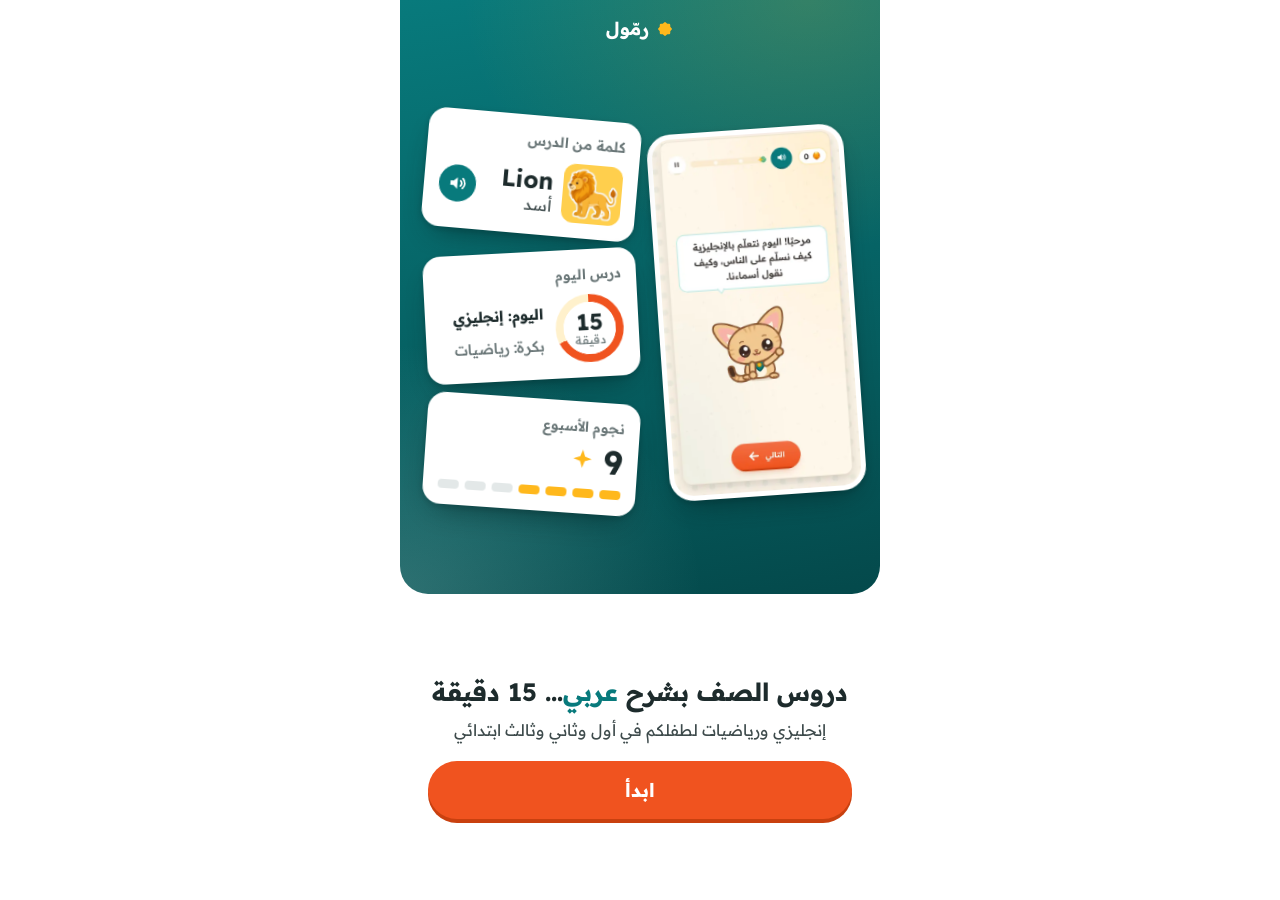
<file: index.html>
<!doctype html>
<html lang="ar" dir="rtl">
  <head>
    <meta charset="utf-8" />
    <meta name="facebook-domain-verification" content="ruzdwxy45xltaihtyceyotie5nbxjr" />
    <meta name="viewport" content="width=device-width, initial-scale=1, viewport-fit=cover" />
    <meta name="theme-color" content="#FFF7EA" />
    <meta name="color-scheme" content="light" />
    <title>رمّول | درس يومي في الإنجليزية والرياضيات، للصفوف من الأول إلى الثالث</title>
    <meta
      name="description"
      content="درس يومي في الإنجليزية والرياضيات، 15 دقيقة، على مواضيع المنهج السعودي، ويشرحه رمّول بالعربية. وأيضًا: صوّر صفحة الدرس ونحوّلها لعبة. أسبوع مجاني. غير تابع لوزارة التعليم ولا معتمد منها."
    />
    <meta property="og:title" content="رمّول: درس يومي في الإنجليزية والرياضيات بشرح عربي" />
    <meta property="og:description" content="للصفوف من الأول إلى الثالث. أجب عن أسئلة قصيرة، وشاهد خطة هذا الفصل لطفلك." />
    <meta property="og:site_name" content="رمّول" />
    <meta property="og:locale" content="ar_SA" />
    <meta name="robots" content="index, follow" />
    <link rel="icon" href="./favicon.svg" type="image/svg+xml" />
    <!-- the Meta Pixel loads on every first page load (src/track.ts): open the connection early -->
    <link rel="preconnect" href="https://connect.facebook.net" />
    <script type="module" crossorigin src="./assets/index-DA5UCtC-.js"></script>
    <link rel="stylesheet" crossorigin href="./assets/index-Dnx78L8N.css">
  </head>
  <body>
    <div id="app">
      <noscript>
        <p style="padding: 24px; font-family: sans-serif">فعّل JavaScript في المتصفح لتفتح هذا الموقع.</p>
      </noscript>
    </div>
  </body>
</html>
</file>
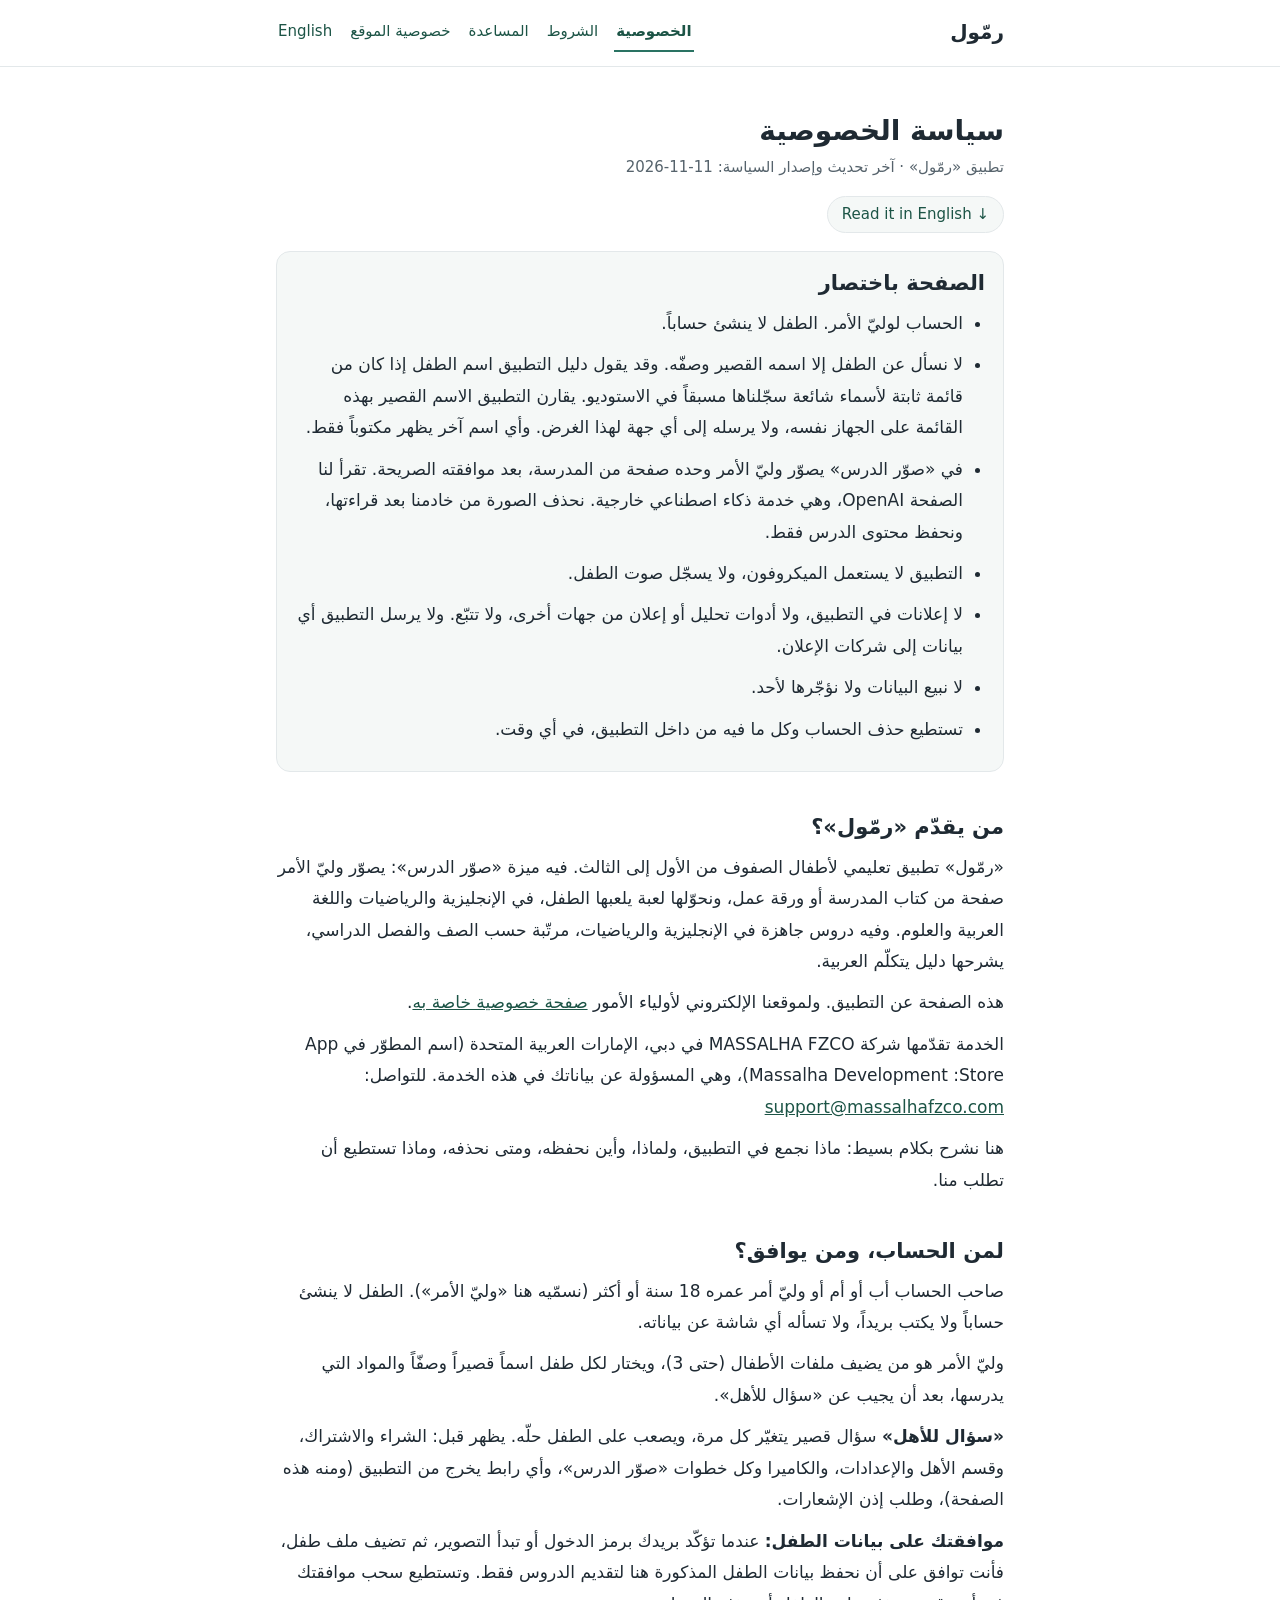
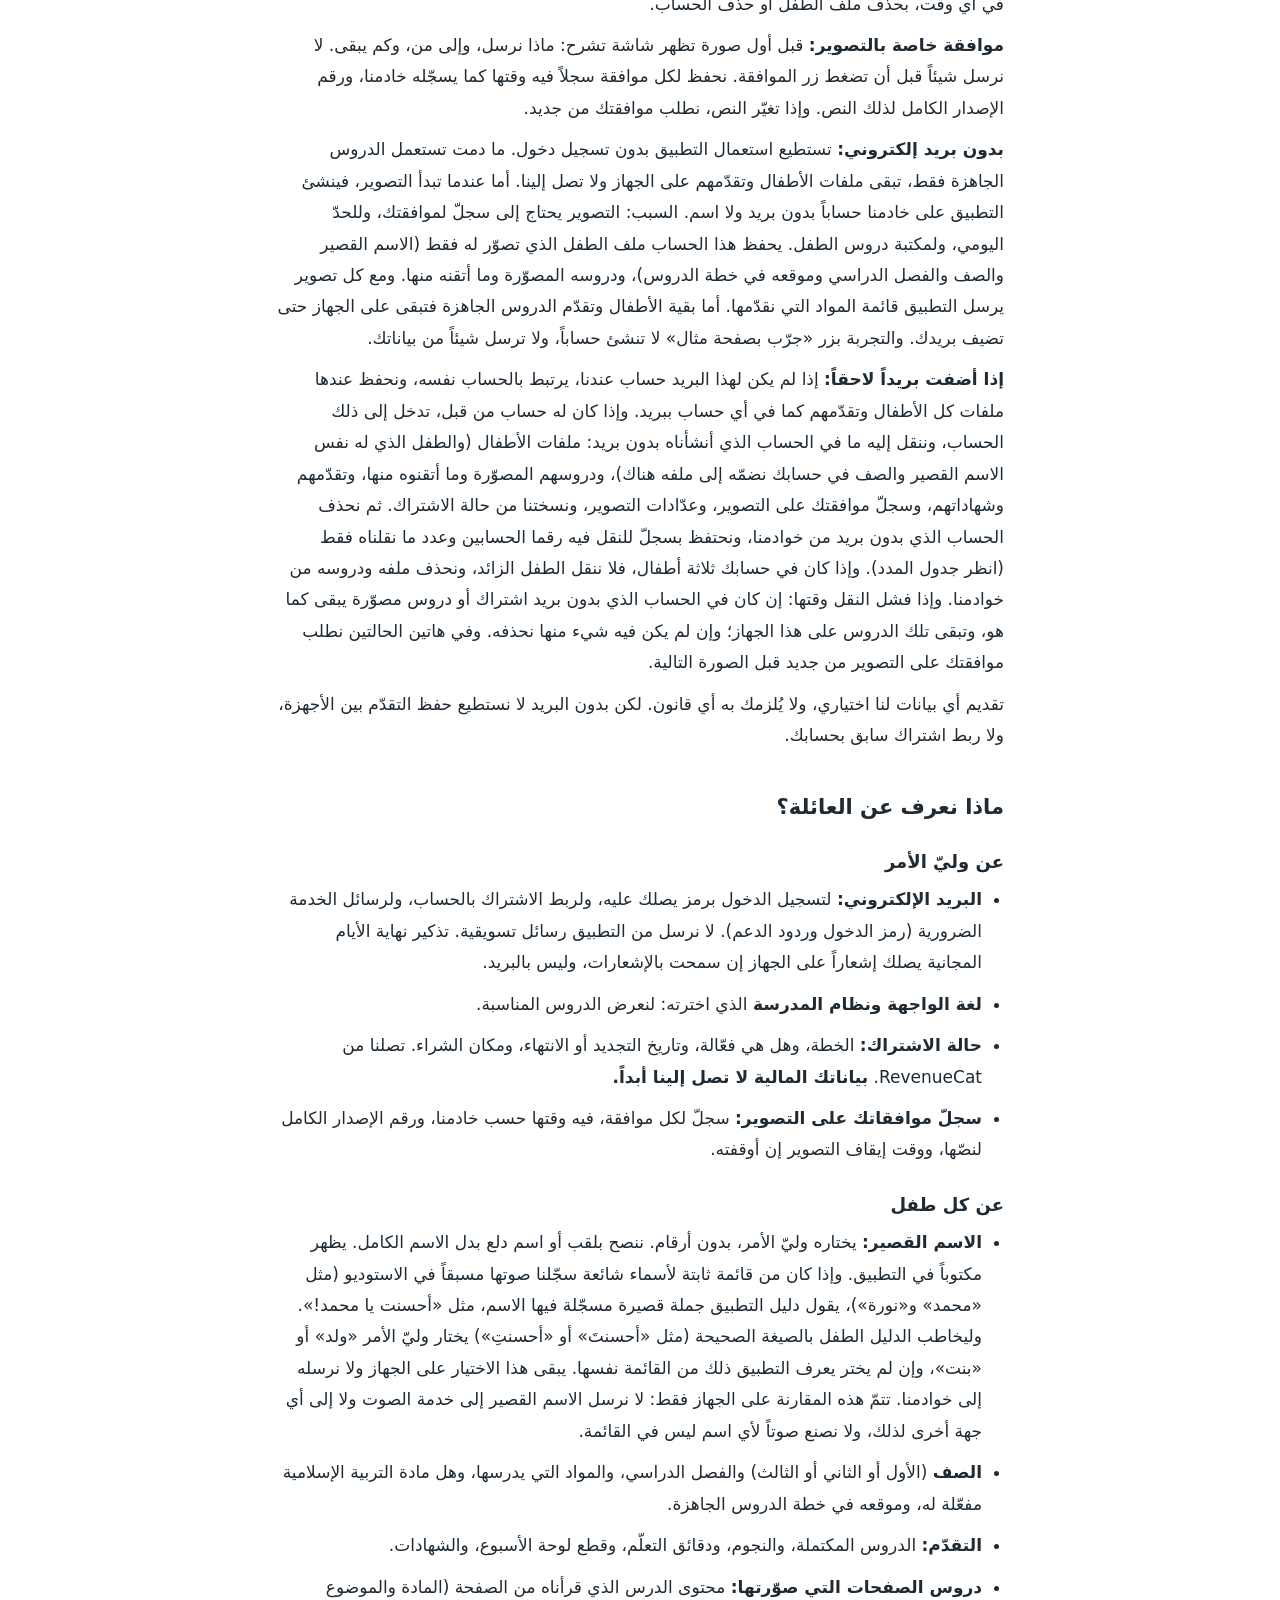
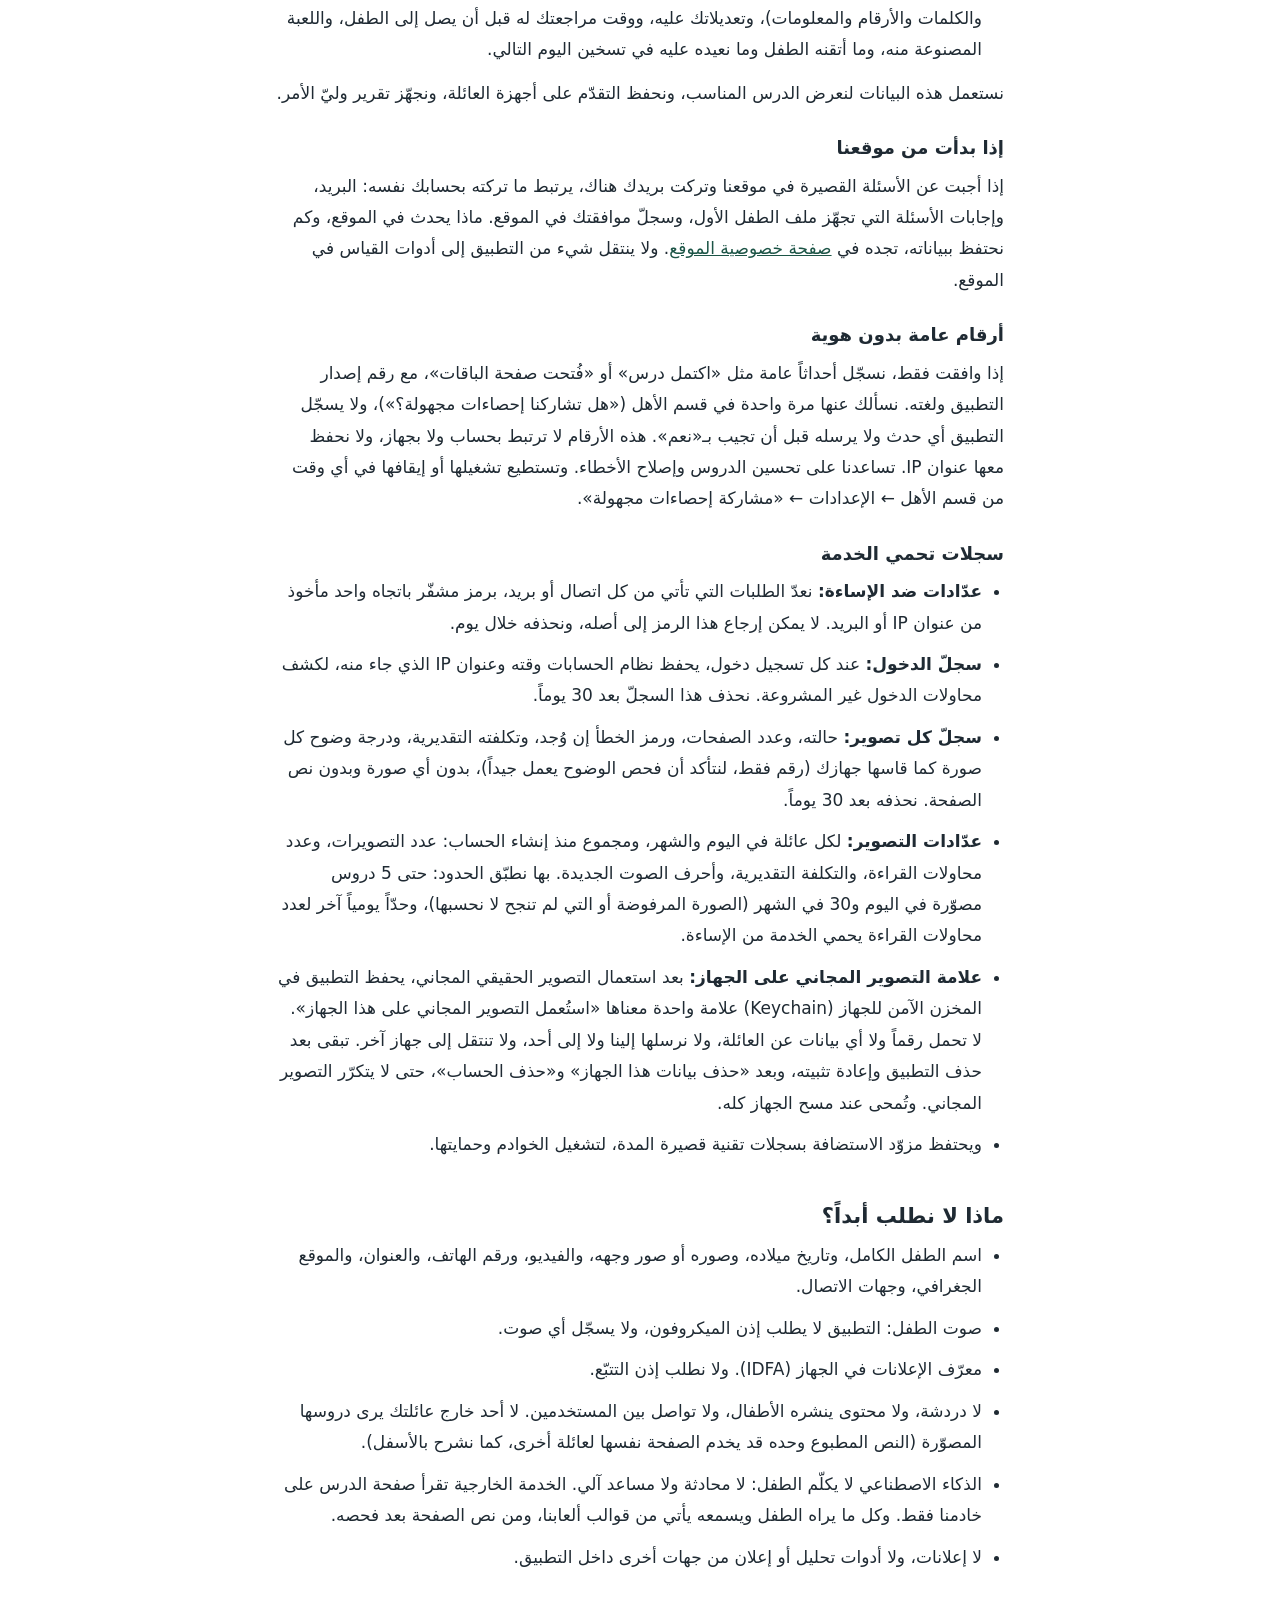
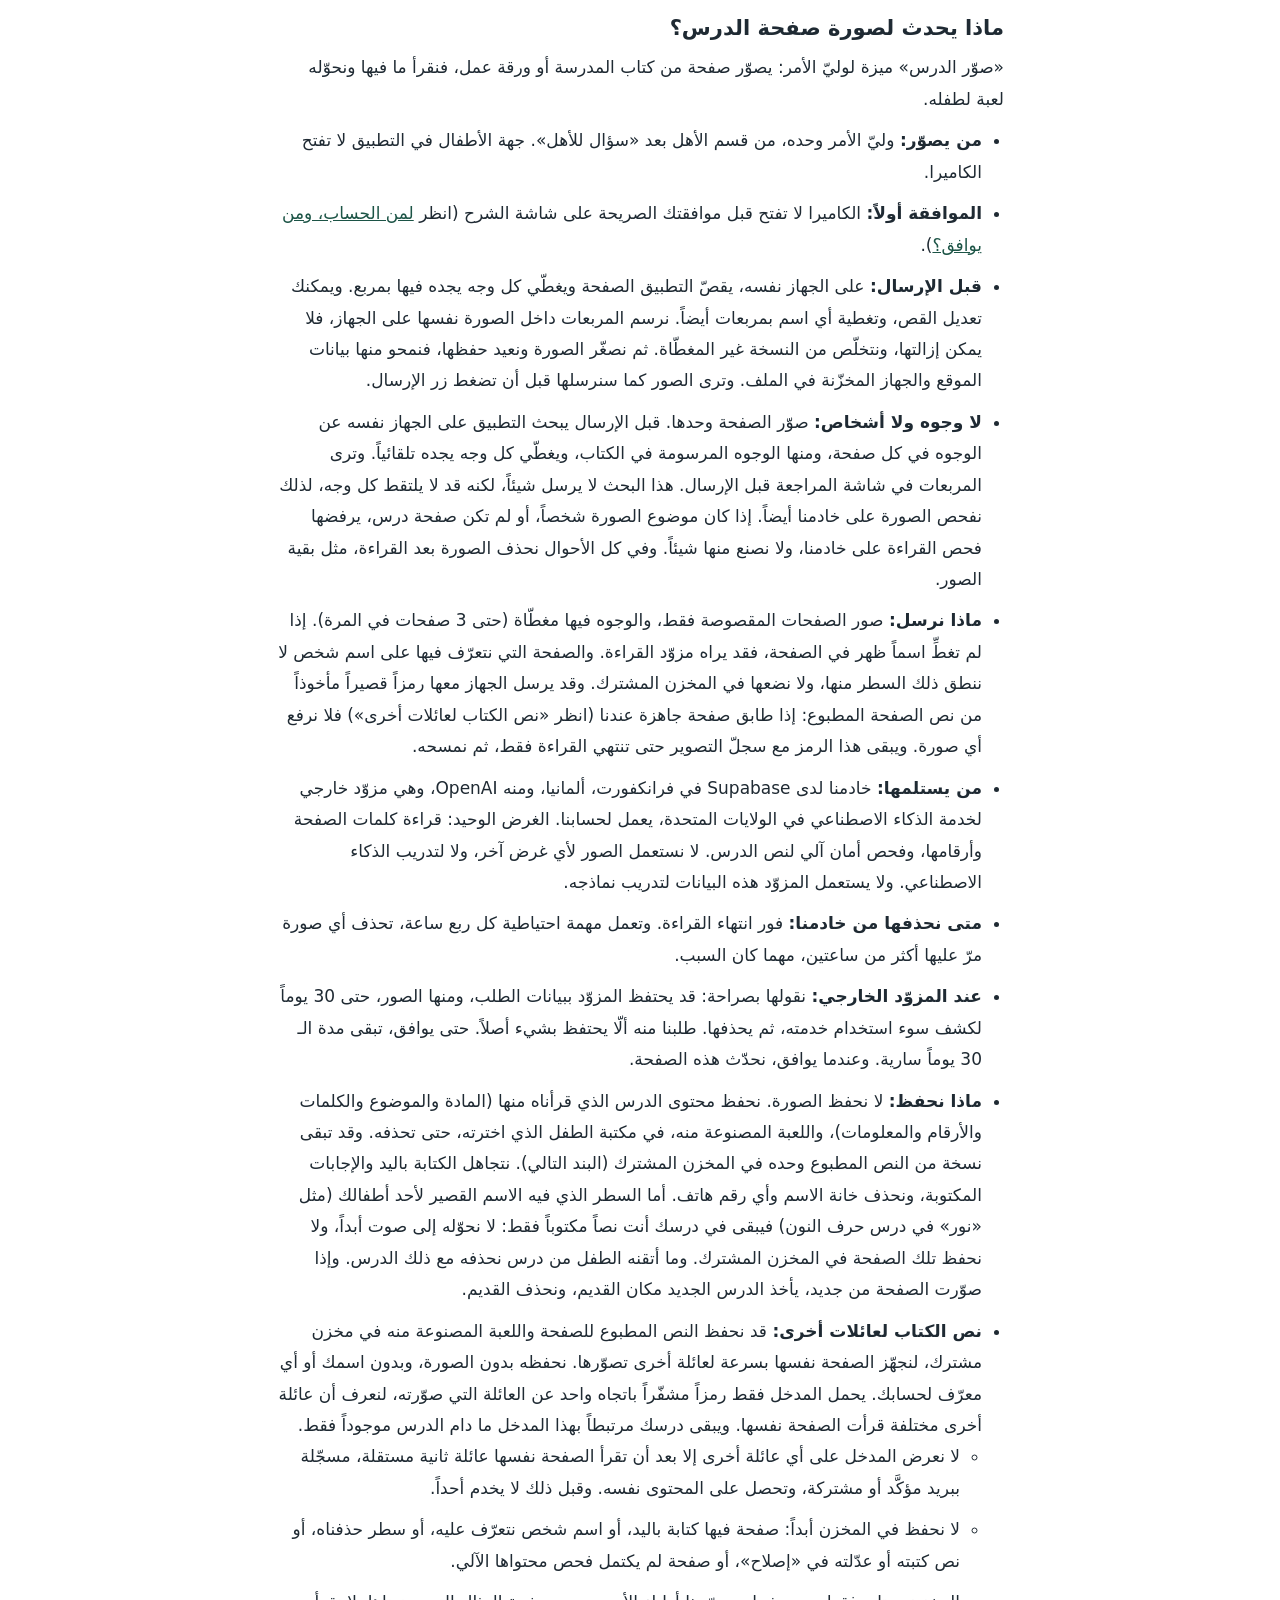
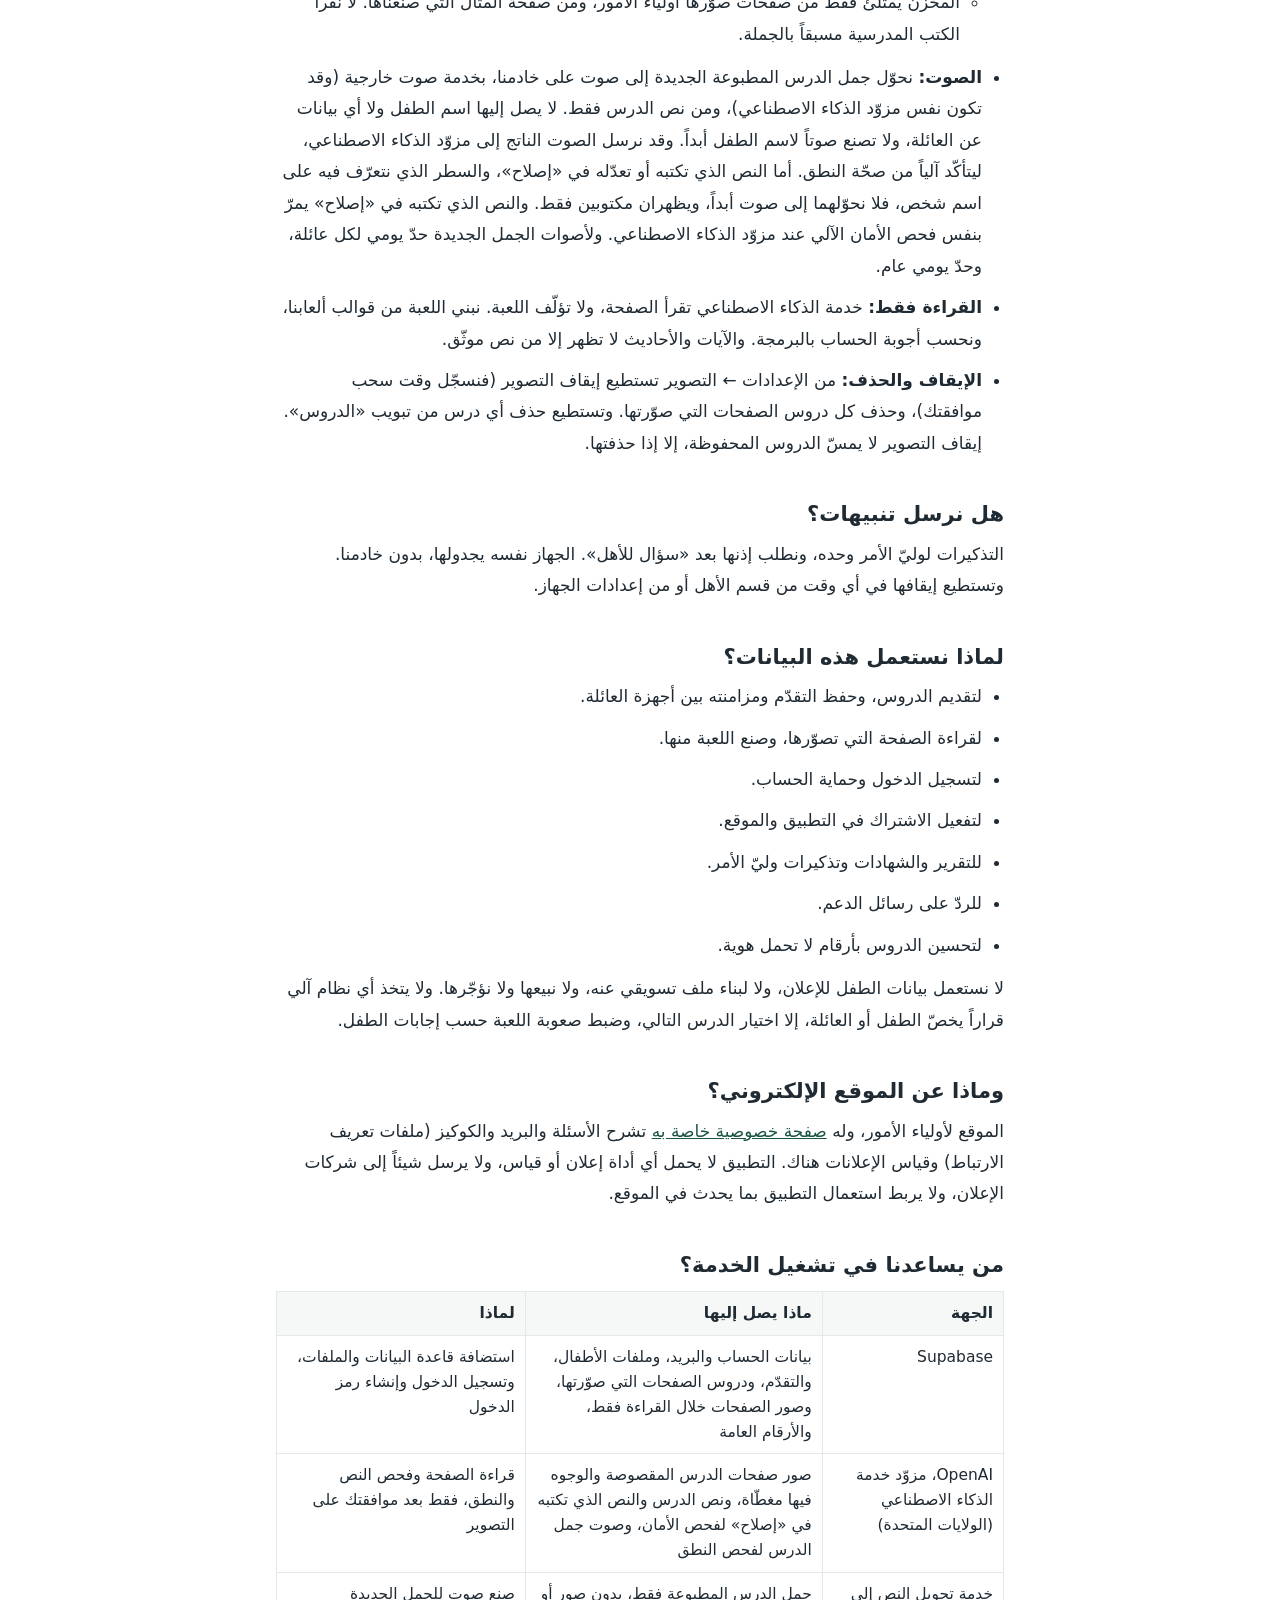
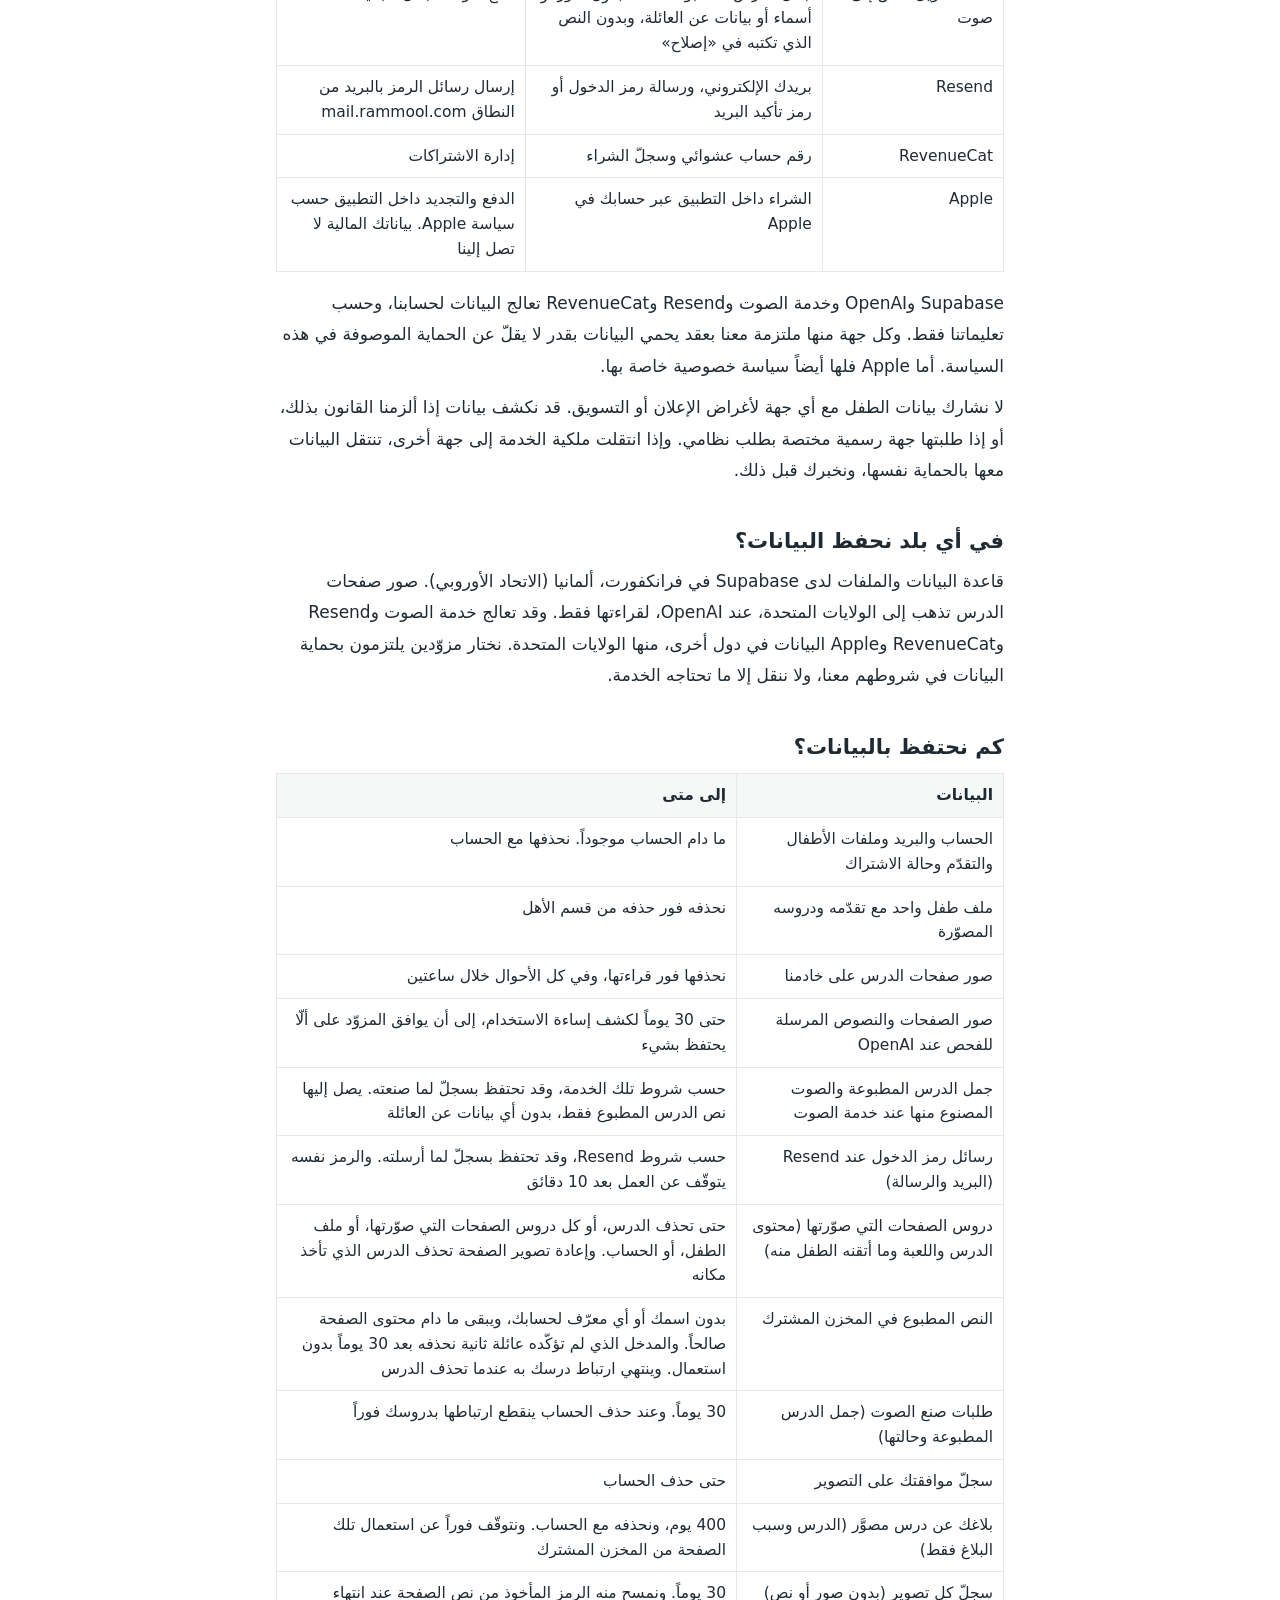
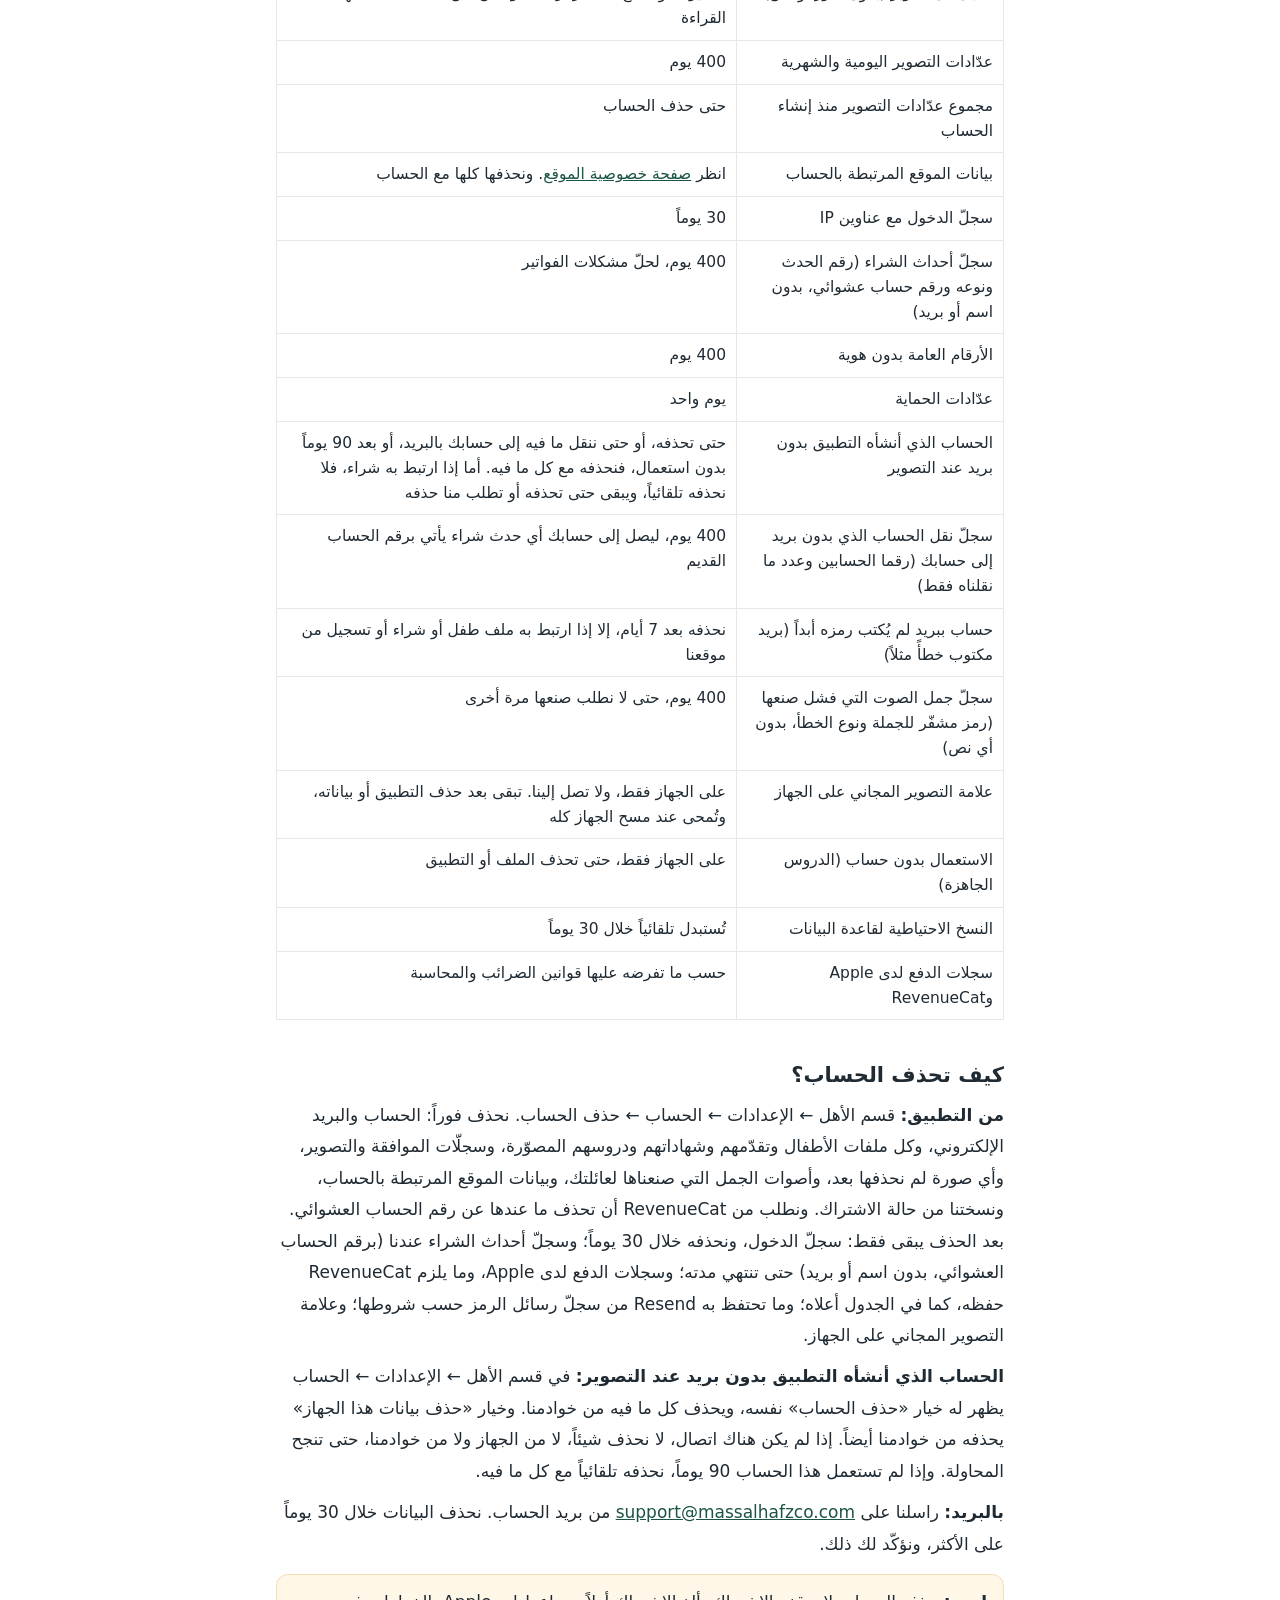
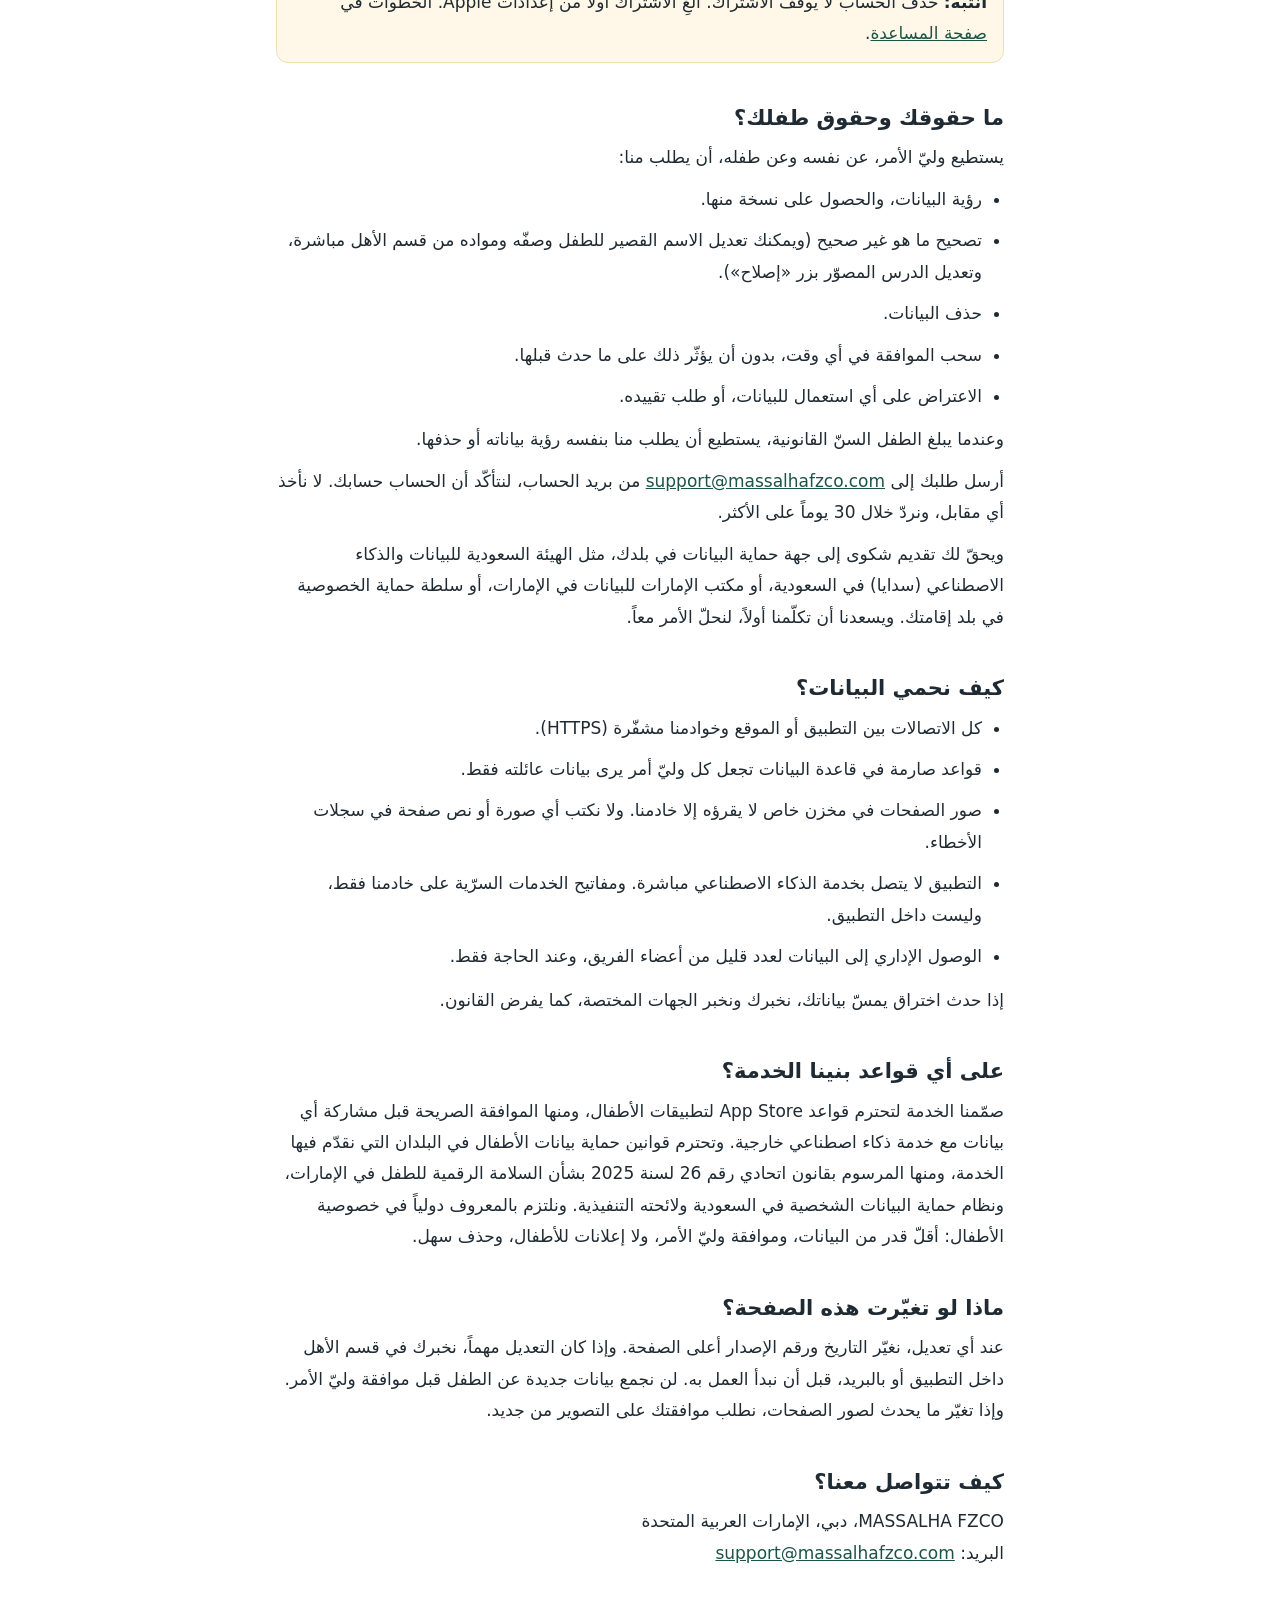
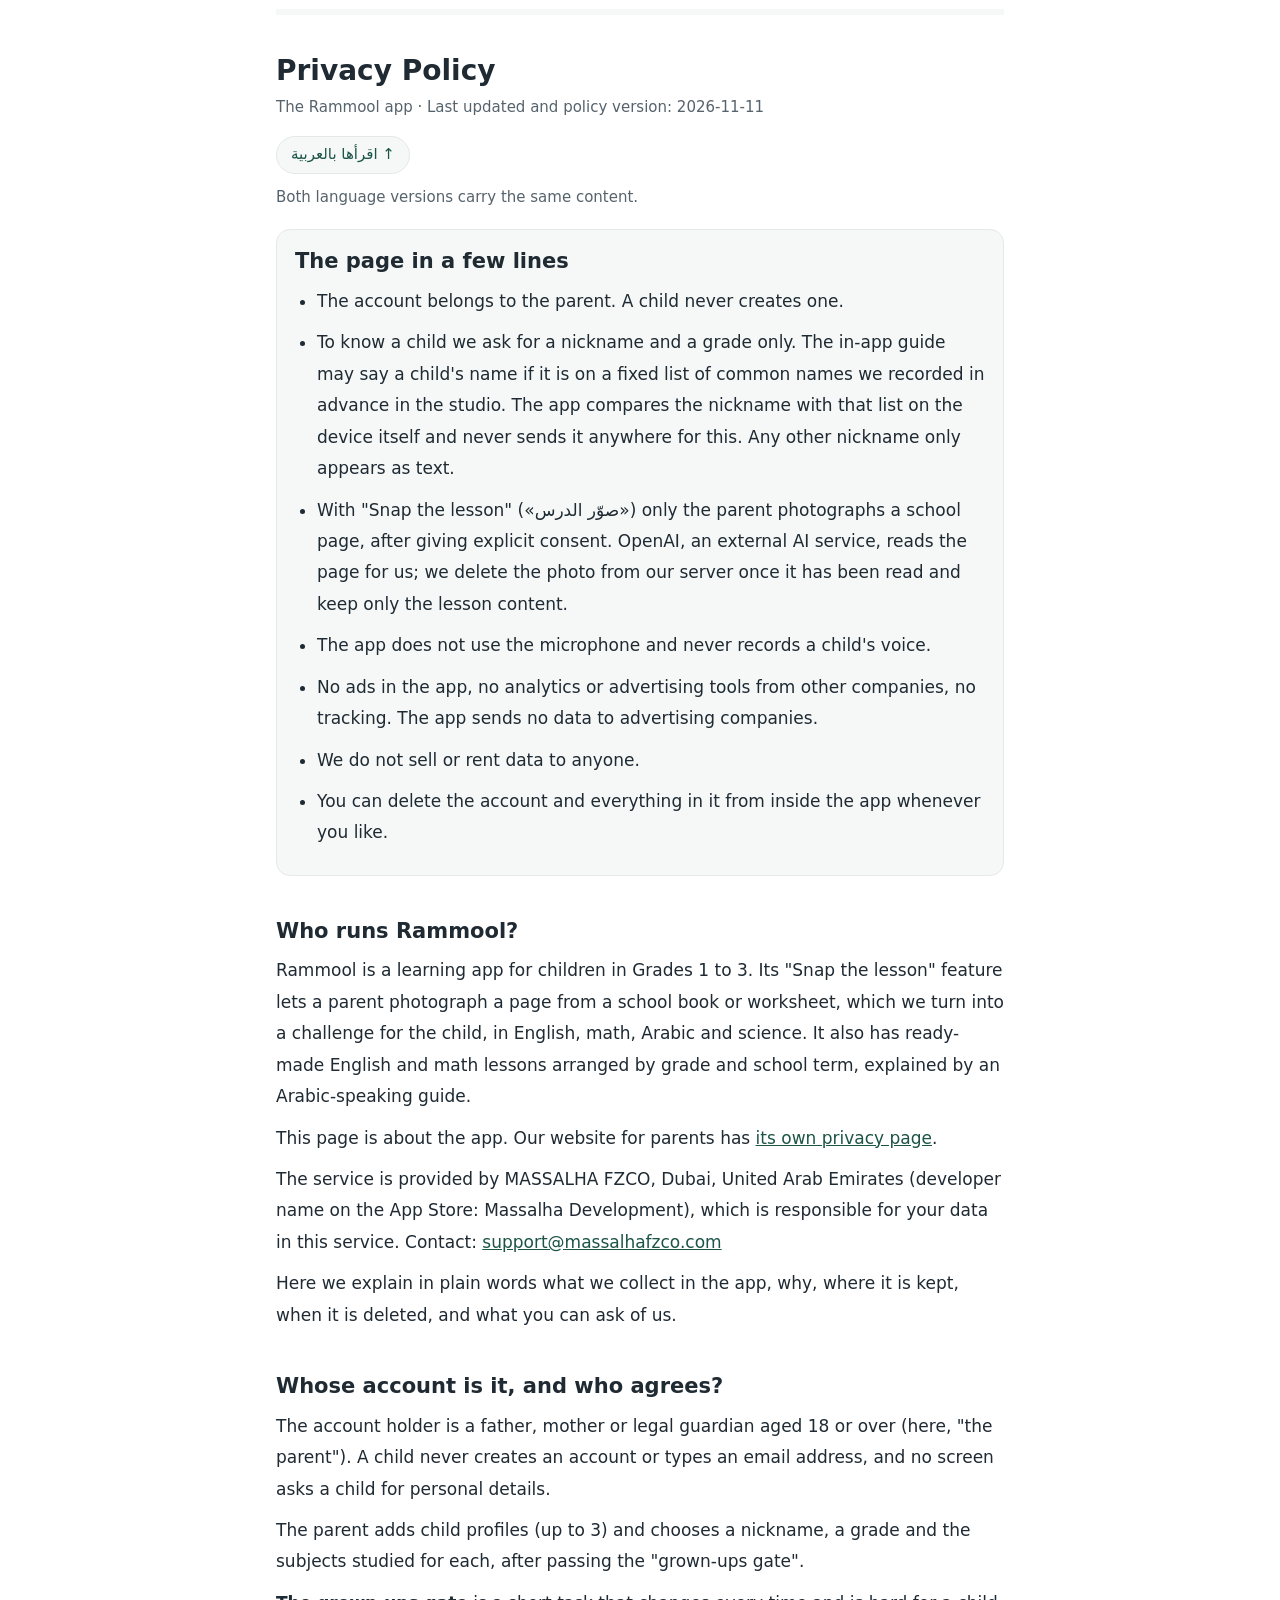
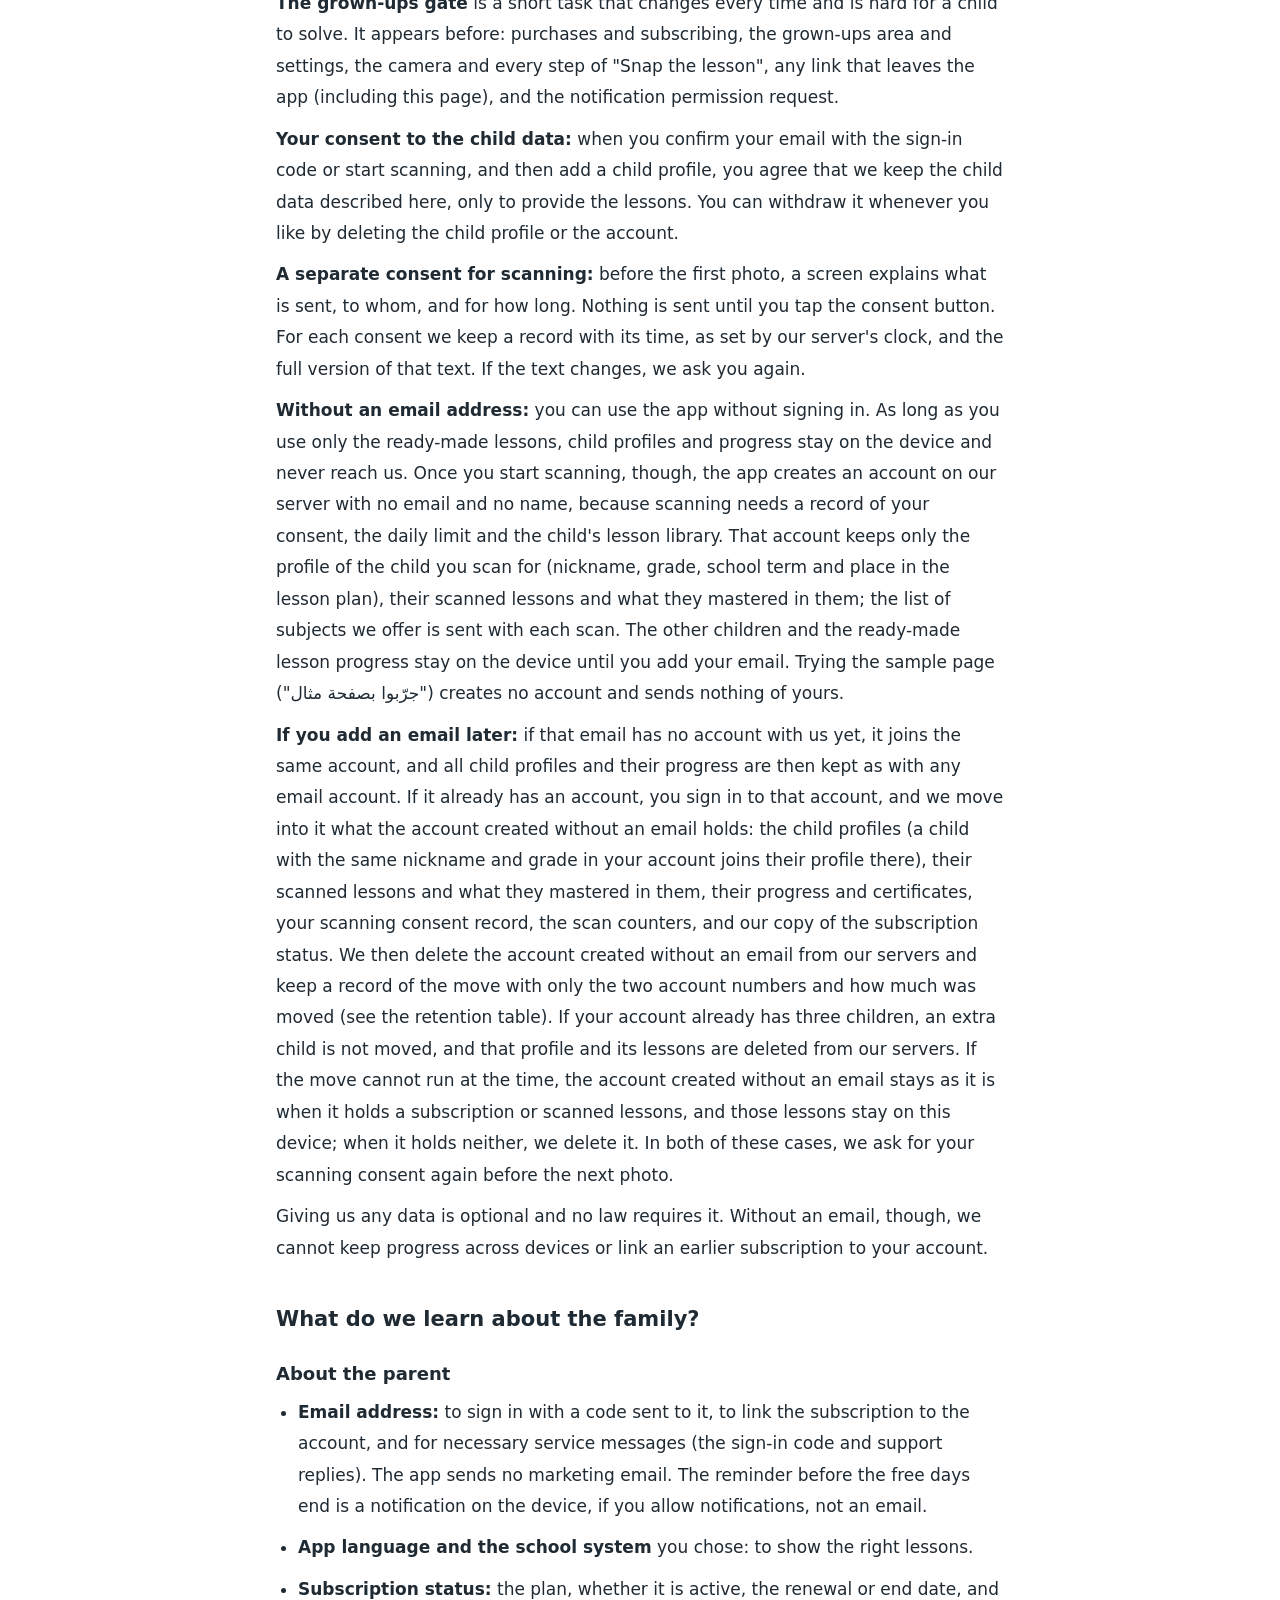
<file: privacy/index.html>
<!doctype html>
<html lang="ar" dir="rtl">
<head>
<meta charset="utf-8">
<meta name="viewport" content="width=device-width, initial-scale=1">
<title>سياسة الخصوصية | رمّول · Privacy Policy | Rammool</title>
<meta name="description" content="كيف يتعامل تطبيق رمّول مع بيانات الأسرة. How the Rammool app handles a family's data.">
<meta name="color-scheme" content="light">
<style>
  :root{--bg:#ffffff;--ink:#1f2a33;--muted:#56636c;--line:#e3e8ea;--soft:#f5f8f7;--accent:#2a7363;--accent-ink:#1c5446;--note:#fff8e8;--note-line:#f0dfb4}
  *{box-sizing:border-box}
  html{-webkit-text-size-adjust:100%}
  body{margin:0;background:var(--bg);color:var(--ink);font-family:system-ui,-apple-system,'Segoe UI',Arial,sans-serif;font-size:17px;line-height:1.85}
  .skip{position:absolute;inset-inline-start:-999px;top:0;background:var(--accent);color:#fff;padding:8px 14px;border-radius:0 0 8px 8px}
  .skip:focus{inset-inline-start:16px}
  header.top{border-bottom:1px solid var(--line);background:var(--bg)}
  .bar{max-width:760px;margin:0 auto;padding:14px 16px;display:flex;flex-wrap:wrap;gap:8px 18px;align-items:center;justify-content:space-between}
  .brand{font-weight:700;font-size:20px;color:var(--ink);text-decoration:none}
  nav.links{display:flex;flex-wrap:wrap;gap:4px 14px;font-size:15px}
  nav.links a{color:var(--accent-ink);text-decoration:none;padding:4px 2px;border-bottom:2px solid transparent}
  nav.links a[aria-current="page"]{border-bottom-color:var(--accent);font-weight:700}
  main{max-width:760px;margin:0 auto;padding:8px 16px 48px}
  section.lang{padding-top:20px}
  section.lang + section.lang{border-top:6px solid var(--soft);margin-top:40px}
  h1{font-size:28px;line-height:1.4;margin:16px 0 4px}
  h2{font-size:21px;line-height:1.5;margin:34px 0 8px;padding-top:6px}
  h3{font-size:18px;margin:22px 0 6px}
  p,li{margin:0 0 10px}
  ul,ol{padding-inline-start:22px;margin:0 0 12px}
  a{color:var(--accent-ink)}
  a:focus-visible,button:focus-visible{outline:3px solid var(--accent);outline-offset:2px;border-radius:4px}
  .meta{color:var(--muted);font-size:15px;margin:0 0 14px}
  .jump{display:inline-block;font-size:15px;background:var(--soft);border:1px solid var(--line);border-radius:999px;padding:4px 14px;text-decoration:none}
  .box{background:var(--soft);border:1px solid var(--line);border-radius:14px;padding:16px 18px;margin:18px 0}
  .box h2,.box h3{margin-top:0;padding-top:0}
  .box ul{margin-bottom:0}
  .note{background:var(--note);border:1px solid var(--note-line);border-radius:12px;padding:12px 16px;margin:14px 0}
  .tbl{width:100%;overflow-x:auto;margin:10px 0 16px}
  table{width:100%;border-collapse:collapse;font-size:15.5px;line-height:1.6}
  th,td{border:1px solid var(--line);padding:9px 10px;vertical-align:top;text-align:start}
  th{background:var(--soft);font-weight:700}
  mark.todo{background:#fde9a9;color:#5a4300;padding:0 4px;border-radius:4px}
  .ltr{direction:ltr;unicode-bidi:isolate}
  footer{border-top:1px solid var(--line);color:var(--muted);font-size:14.5px}
  footer .bar{display:block}
  @media (max-width:480px){body{font-size:16.5px}h1{font-size:24px}h2{font-size:19.5px}}
</style>
</head>
<body>
<a class="skip" href="#ar">الانتقال إلى المحتوى</a>
<header class="top">
  <div class="bar">
    <span class="brand">رمّول</span>
    <nav class="links" aria-label="صفحات قانونية / Legal pages">
      <a href="../privacy/" aria-current="page">الخصوصية</a>
      <a href="../terms/">الشروط</a>
      <a href="../support/">المساعدة</a>
      <a href="web/">خصوصية الموقع</a>
      <a href="#en" lang="en" dir="ltr">English</a>
    </nav>
  </div>
</header>

<main>
<!-- ============================ العربية ============================ -->
<section class="lang" id="ar" lang="ar" dir="rtl">
  <h1>سياسة الخصوصية</h1>
  <p class="meta">تطبيق «رمّول» · آخر تحديث وإصدار السياسة: <span class="ltr" style="white-space:nowrap">2026-11-11</span></p>
  <p><a class="jump" href="#en" lang="en" dir="ltr">Read it in English ↓</a></p>

  <div class="box" role="note" aria-labelledby="ar-short">
    <h2 id="ar-short">الصفحة باختصار</h2>
    <ul>
      <li>الحساب لوليّ الأمر. الطفل لا ينشئ حساباً.</li>
      <li>لا نسأل عن الطفل إلا اسمه القصير وصفّه. وقد يقول دليل التطبيق اسم الطفل إذا كان من قائمة ثابتة لأسماء شائعة سجّلناها مسبقاً في الاستوديو. يقارن التطبيق الاسم القصير بهذه القائمة على الجهاز نفسه، ولا يرسله إلى أي جهة لهذا الغرض. وأي اسم آخر يظهر مكتوباً فقط.</li>
      <li>في «صوّر الدرس» يصوّر وليّ الأمر وحده صفحة من المدرسة، بعد موافقته الصريحة. تقرأ لنا الصفحة OpenAI، وهي خدمة ذكاء اصطناعي خارجية. نحذف الصورة من خادمنا بعد قراءتها، ونحفظ محتوى الدرس فقط.</li>
      <li>التطبيق لا يستعمل الميكروفون، ولا يسجّل صوت الطفل.</li>
      <li>لا إعلانات في التطبيق، ولا أدوات تحليل أو إعلان من جهات أخرى، ولا تتبّع. ولا يرسل التطبيق أي بيانات إلى شركات الإعلان.</li>
      <li>لا نبيع البيانات ولا نؤجّرها لأحد.</li>
      <li>تستطيع حذف الحساب وكل ما فيه من داخل التطبيق، في أي وقت.</li>
    </ul>
  </div>

  <h2 id="ar-who">من يقدّم «رمّول»؟</h2>
  <p>«رمّول» تطبيق تعليمي لأطفال الصفوف من الأول إلى الثالث. فيه ميزة «صوّر الدرس»: يصوّر وليّ الأمر صفحة من كتاب المدرسة أو ورقة عمل، ونحوّلها لعبة يلعبها الطفل، في الإنجليزية والرياضيات واللغة العربية والعلوم. وفيه دروس جاهزة في الإنجليزية والرياضيات، مرتّبة حسب الصف والفصل الدراسي، يشرحها دليل يتكلّم العربية.</p>
  <p>هذه الصفحة عن التطبيق. ولموقعنا الإلكتروني لأولياء الأمور <a href="web/">صفحة خصوصية خاصة به</a>.</p>
  <p>الخدمة تقدّمها شركة <span class="ltr">MASSALHA FZCO</span> في دبي، الإمارات العربية المتحدة (اسم المطوّر في App Store: <span class="ltr">Massalha Development</span>)، وهي المسؤولة عن بياناتك في هذه الخدمة. للتواصل: <a href="mailto:support@massalhafzco.com" class="ltr">support@massalhafzco.com</a></p>
  <p>هنا نشرح بكلام بسيط: ماذا نجمع في التطبيق، ولماذا، وأين نحفظه، ومتى نحذفه، وماذا تستطيع أن تطلب منا.</p>

  <h2 id="ar-account">لمن الحساب، ومن يوافق؟</h2>
  <p>صاحب الحساب أب أو أم أو وليّ أمر عمره 18 سنة أو أكثر (نسمّيه هنا «وليّ الأمر»). الطفل لا ينشئ حساباً ولا يكتب بريداً، ولا تسأله أي شاشة عن بياناته.</p>
  <p>وليّ الأمر هو من يضيف ملفات الأطفال (حتى 3)، ويختار لكل طفل اسماً قصيراً وصفّاً والمواد التي يدرسها، بعد أن يجيب عن «سؤال للأهل».</p>
  <p><strong>«سؤال للأهل»</strong> سؤال قصير يتغيّر كل مرة، ويصعب على الطفل حلّه. يظهر قبل: الشراء والاشتراك، وقسم الأهل والإعدادات، والكاميرا وكل خطوات «صوّر الدرس»، وأي رابط يخرج من التطبيق (ومنه هذه الصفحة)، وطلب إذن الإشعارات.</p>
  <p><strong>موافقتك على بيانات الطفل:</strong> عندما تؤكّد بريدك برمز الدخول أو تبدأ التصوير، ثم تضيف ملف طفل، فأنت توافق على أن نحفظ بيانات الطفل المذكورة هنا لتقديم الدروس فقط. وتستطيع سحب موافقتك في أي وقت، بحذف ملف الطفل أو حذف الحساب.</p>
  <p><strong>موافقة خاصة بالتصوير:</strong> قبل أول صورة تظهر شاشة تشرح: ماذا نرسل، وإلى من، وكم يبقى. لا نرسل شيئاً قبل أن تضغط زر الموافقة. نحفظ لكل موافقة سجلاً فيه وقتها كما يسجّله خادمنا، ورقم الإصدار الكامل لذلك النص. وإذا تغيّر النص، نطلب موافقتك من جديد.</p>
  <p><strong>بدون بريد إلكتروني:</strong> تستطيع استعمال التطبيق بدون تسجيل دخول. ما دمت تستعمل الدروس الجاهزة فقط، تبقى ملفات الأطفال وتقدّمهم على الجهاز ولا تصل إلينا. أما عندما تبدأ التصوير، فينشئ التطبيق على خادمنا حساباً بدون بريد ولا اسم. السبب: التصوير يحتاج إلى سجلّ لموافقتك، وللحدّ اليومي، ولمكتبة دروس الطفل. يحفظ هذا الحساب ملف الطفل الذي تصوّر له فقط (الاسم القصير والصف والفصل الدراسي وموقعه في خطة الدروس)، ودروسه المصوّرة وما أتقنه منها. ومع كل تصوير يرسل التطبيق قائمة المواد التي نقدّمها. أما بقية الأطفال وتقدّم الدروس الجاهزة فتبقى على الجهاز حتى تضيف بريدك. والتجربة بزر «جرّب بصفحة مثال» لا تنشئ حساباً، ولا ترسل شيئاً من بياناتك.</p>
  <p><strong>إذا أضفت بريداً لاحقاً:</strong> إذا لم يكن لهذا البريد حساب عندنا، يرتبط بالحساب نفسه، ونحفظ عندها ملفات كل الأطفال وتقدّمهم كما في أي حساب ببريد. وإذا كان له حساب من قبل، تدخل إلى ذلك الحساب، وننقل إليه ما في الحساب الذي أنشأناه بدون بريد: ملفات الأطفال (والطفل الذي له نفس الاسم القصير والصف في حسابك نضمّه إلى ملفه هناك)، ودروسهم المصوّرة وما أتقنوه منها، وتقدّمهم وشهاداتهم، وسجلّ موافقتك على التصوير، وعدّادات التصوير، ونسختنا من حالة الاشتراك. ثم نحذف الحساب الذي بدون بريد من خوادمنا، ونحتفظ بسجلّ للنقل فيه رقما الحسابين وعدد ما نقلناه فقط (انظر جدول المدد). وإذا كان في حسابك ثلاثة أطفال، فلا ننقل الطفل الزائد، ونحذف ملفه ودروسه من خوادمنا. وإذا فشل النقل وقتها: إن كان في الحساب الذي بدون بريد اشتراك أو دروس مصوّرة يبقى كما هو، وتبقى تلك الدروس على هذا الجهاز؛ وإن لم يكن فيه شيء منها نحذفه. وفي هاتين الحالتين نطلب موافقتك على التصوير من جديد قبل الصورة التالية.</p>
  <p>تقديم أي بيانات لنا اختياري، ولا يُلزمك به أي قانون. لكن بدون البريد لا نستطيع حفظ التقدّم بين الأجهزة، ولا ربط اشتراك سابق بحسابك.</p>

  <h2 id="ar-collect">ماذا نعرف عن العائلة؟</h2>

  <h3>عن وليّ الأمر</h3>
  <ul>
    <li><strong>البريد الإلكتروني:</strong> لتسجيل الدخول برمز يصلك عليه، ولربط الاشتراك بالحساب، ولرسائل الخدمة الضرورية (رمز الدخول وردود الدعم). لا نرسل من التطبيق رسائل تسويقية. تذكير نهاية الأيام المجانية يصلك إشعاراً على الجهاز إن سمحت بالإشعارات، وليس بالبريد.</li>
    <li><strong>لغة الواجهة ونظام المدرسة</strong> الذي اخترته: لنعرض الدروس المناسبة.</li>
    <li><strong>حالة الاشتراك:</strong> الخطة، وهل هي فعّالة، وتاريخ التجديد أو الانتهاء، ومكان الشراء. تصلنا من RevenueCat. <strong>بياناتك المالية لا تصل إلينا أبداً.</strong></li>
    <li><strong>سجلّ موافقاتك على التصوير:</strong> سجلّ لكل موافقة، فيه وقتها حسب خادمنا، ورقم الإصدار الكامل لنصّها، ووقت إيقاف التصوير إن أوقفته.</li>
  </ul>

  <h3>عن كل طفل</h3>
  <ul>
    <li><strong>الاسم القصير:</strong> يختاره وليّ الأمر، بدون أرقام. ننصح بلقب أو اسم دلع بدل الاسم الكامل. يظهر مكتوباً في التطبيق. وإذا كان من قائمة ثابتة لأسماء شائعة سجّلنا صوتها مسبقاً في الاستوديو (مثل «محمد» و«نورة»)، يقول دليل التطبيق جملة قصيرة مسجّلة فيها الاسم، مثل «أحسنت يا محمد!». وليخاطب الدليل الطفل بالصيغة الصحيحة (مثل «أحسنتَ» أو «أحسنتِ») يختار وليّ الأمر «ولد» أو «بنت»، وإن لم يختر يعرف التطبيق ذلك من القائمة نفسها. يبقى هذا الاختيار على الجهاز ولا نرسله إلى خوادمنا. تتمّ هذه المقارنة على الجهاز فقط: لا نرسل الاسم القصير إلى خدمة الصوت ولا إلى أي جهة أخرى لذلك، ولا نصنع صوتاً لأي اسم ليس في القائمة.</li>
    <li><strong>الصف</strong> (الأول أو الثاني أو الثالث) والفصل الدراسي، والمواد التي يدرسها، وهل مادة التربية الإسلامية مفعّلة له، وموقعه في خطة الدروس الجاهزة.</li>
    <li><strong>التقدّم:</strong> الدروس المكتملة، والنجوم، ودقائق التعلّم، وقطع لوحة الأسبوع، والشهادات.</li>
    <li><strong>دروس الصفحات التي صوّرتها:</strong> محتوى الدرس الذي قرأناه من الصفحة (المادة والموضوع والكلمات والأرقام والمعلومات)، وتعديلاتك عليه، ووقت مراجعتك له قبل أن يصل إلى الطفل، واللعبة المصنوعة منه، وما أتقنه الطفل وما نعيده عليه في تسخين اليوم التالي.</li>
  </ul>
  <p>نستعمل هذه البيانات لنعرض الدرس المناسب، ونحفظ التقدّم على أجهزة العائلة، ونجهّز تقرير وليّ الأمر.</p>

  <h3>إذا بدأت من موقعنا</h3>
  <p>إذا أجبت عن الأسئلة القصيرة في موقعنا وتركت بريدك هناك، يرتبط ما تركته بحسابك نفسه: البريد، وإجابات الأسئلة التي تجهّز ملف الطفل الأول، وسجلّ موافقتك في الموقع. ماذا يحدث في الموقع، وكم نحتفظ ببياناته، تجده في <a href="web/">صفحة خصوصية الموقع</a>. ولا ينتقل شيء من التطبيق إلى أدوات القياس في الموقع.</p>

  <h3>أرقام عامة بدون هوية</h3>
  <p>إذا وافقت فقط، نسجّل أحداثاً عامة مثل «اكتمل درس» أو «فُتحت صفحة الباقات»، مع رقم إصدار التطبيق ولغته. نسألك عنها مرة واحدة في قسم الأهل («هل تشاركنا إحصاءات مجهولة؟»)، ولا يسجّل التطبيق أي حدث ولا يرسله قبل أن تجيب بـ«نعم». هذه الأرقام لا ترتبط بحساب ولا بجهاز، ولا نحفظ معها عنوان IP. تساعدنا على تحسين الدروس وإصلاح الأخطاء. وتستطيع تشغيلها أو إيقافها في أي وقت من قسم الأهل ← الإعدادات ← «مشاركة إحصاءات مجهولة».</p>

  <h3>سجلات تحمي الخدمة</h3>
  <ul>
    <li><strong>عدّادات ضد الإساءة:</strong> نعدّ الطلبات التي تأتي من كل اتصال أو بريد، برمز مشفّر باتجاه واحد مأخوذ من عنوان IP أو البريد. لا يمكن إرجاع هذا الرمز إلى أصله، ونحذفه خلال يوم.</li>
    <li><strong>سجلّ الدخول:</strong> عند كل تسجيل دخول، يحفظ نظام الحسابات وقته وعنوان IP الذي جاء منه، لكشف محاولات الدخول غير المشروعة. نحذف هذا السجلّ بعد 30 يوماً.</li>
    <li><strong>سجلّ كل تصوير:</strong> حالته، وعدد الصفحات، ورمز الخطأ إن وُجد، وتكلفته التقديرية، ودرجة وضوح كل صورة كما قاسها جهازك (رقم فقط، لنتأكد أن فحص الوضوح يعمل جيداً)، بدون أي صورة وبدون نص الصفحة. نحذفه بعد 30 يوماً.</li>
    <li><strong>عدّادات التصوير:</strong> لكل عائلة في اليوم والشهر، ومجموع منذ إنشاء الحساب: عدد التصويرات، وعدد محاولات القراءة، والتكلفة التقديرية، وأحرف الصوت الجديدة. بها نطبّق الحدود: حتى 5 دروس مصوّرة في اليوم و30 في الشهر (الصورة المرفوضة أو التي لم تنجح لا نحسبها)، وحدّاً يومياً آخر لعدد محاولات القراءة يحمي الخدمة من الإساءة.</li>
    <li><strong>علامة التصوير المجاني على الجهاز:</strong> بعد استعمال التصوير الحقيقي المجاني، يحفظ التطبيق في المخزن الآمن للجهاز (Keychain) علامة واحدة معناها «استُعمل التصوير المجاني على هذا الجهاز». لا تحمل رقماً ولا أي بيانات عن العائلة، ولا نرسلها إلينا ولا إلى أحد، ولا تنتقل إلى جهاز آخر. تبقى بعد حذف التطبيق وإعادة تثبيته، وبعد «حذف بيانات هذا الجهاز» و«حذف الحساب»، حتى لا يتكرّر التصوير المجاني. وتُمحى عند مسح الجهاز كله.</li>
    <li>ويحتفظ مزوّد الاستضافة بسجلات تقنية قصيرة المدة، لتشغيل الخوادم وحمايتها.</li>
  </ul>

  <h2 id="ar-never">ماذا لا نطلب أبداً؟</h2>
  <ul>
    <li>اسم الطفل الكامل، وتاريخ ميلاده، وصوره أو صور وجهه، والفيديو، ورقم الهاتف، والعنوان، والموقع الجغرافي، وجهات الاتصال.</li>
    <li>صوت الطفل: التطبيق لا يطلب إذن الميكروفون، ولا يسجّل أي صوت.</li>
    <li>معرّف الإعلانات في الجهاز (IDFA). ولا نطلب إذن التتبّع.</li>
    <li>لا دردشة، ولا محتوى ينشره الأطفال، ولا تواصل بين المستخدمين. لا أحد خارج عائلتك يرى دروسها المصوّرة (النص المطبوع وحده قد يخدم الصفحة نفسها لعائلة أخرى، كما نشرح بالأسفل).</li>
    <li>الذكاء الاصطناعي لا يكلّم الطفل: لا محادثة ولا مساعد آلي. الخدمة الخارجية تقرأ صفحة الدرس على خادمنا فقط. وكل ما يراه الطفل ويسمعه يأتي من قوالب ألعابنا، ومن نص الصفحة بعد فحصه.</li>
    <li>لا إعلانات، ولا أدوات تحليل أو إعلان من جهات أخرى داخل التطبيق.</li>
  </ul>

  <h2 id="ar-scan">ماذا يحدث لصورة صفحة الدرس؟</h2>
  <p>«صوّر الدرس» ميزة لوليّ الأمر: يصوّر صفحة من كتاب المدرسة أو ورقة عمل، فنقرأ ما فيها ونحوّله لعبة لطفله.</p>
  <ul>
    <li><strong>من يصوّر:</strong> وليّ الأمر وحده، من قسم الأهل بعد «سؤال للأهل». جهة الأطفال في التطبيق لا تفتح الكاميرا.</li>
    <li><strong>الموافقة أولاً:</strong> الكاميرا لا تفتح قبل موافقتك الصريحة على شاشة الشرح (انظر <a href="#ar-account">لمن الحساب، ومن يوافق؟</a>).</li>
    <li><strong>قبل الإرسال:</strong> على الجهاز نفسه، يقصّ التطبيق الصفحة ويغطّي كل وجه يجده فيها بمربع. ويمكنك تعديل القص، وتغطية أي اسم بمربعات أيضاً. نرسم المربعات داخل الصورة نفسها على الجهاز، فلا يمكن إزالتها، ونتخلّص من النسخة غير المغطّاة. ثم نصغّر الصورة ونعيد حفظها، فنمحو منها بيانات الموقع والجهاز المخزّنة في الملف. وترى الصور كما سنرسلها قبل أن تضغط زر الإرسال.</li>
    <li><strong>لا وجوه ولا أشخاص:</strong> صوّر الصفحة وحدها. قبل الإرسال يبحث التطبيق على الجهاز نفسه عن الوجوه في كل صفحة، ومنها الوجوه المرسومة في الكتاب، ويغطّي كل وجه يجده تلقائياً. وترى المربعات في شاشة المراجعة قبل الإرسال. هذا البحث لا يرسل شيئاً، لكنه قد لا يلتقط كل وجه، لذلك نفحص الصورة على خادمنا أيضاً. إذا كان موضوع الصورة شخصاً، أو لم تكن صفحة درس، يرفضها فحص القراءة على خادمنا، ولا نصنع منها شيئاً. وفي كل الأحوال نحذف الصورة بعد القراءة، مثل بقية الصور.</li>
    <li><strong>ماذا نرسل:</strong> صور الصفحات المقصوصة فقط، والوجوه فيها مغطّاة (حتى 3 صفحات في المرة). إذا لم تغطِّ اسماً ظهر في الصفحة، فقد يراه مزوّد القراءة. والصفحة التي نتعرّف فيها على اسم شخص لا ننطق ذلك السطر منها، ولا نضعها في المخزن المشترك. وقد يرسل الجهاز معها رمزاً قصيراً مأخوذاً من نص الصفحة المطبوع: إذا طابق صفحة جاهزة عندنا (انظر «نص الكتاب لعائلات أخرى») فلا نرفع أي صورة. ويبقى هذا الرمز مع سجلّ التصوير حتى تنتهي القراءة فقط، ثم نمسحه.</li>
    <li><strong>من يستلمها:</strong> خادمنا لدى Supabase في فرانكفورت، ألمانيا، ومنه OpenAI، وهي مزوّد خارجي لخدمة الذكاء الاصطناعي في الولايات المتحدة، يعمل لحسابنا. الغرض الوحيد: قراءة كلمات الصفحة وأرقامها، وفحص أمان آلي لنص الدرس. لا نستعمل الصور لأي غرض آخر، ولا لتدريب الذكاء الاصطناعي. ولا يستعمل المزوّد هذه البيانات لتدريب نماذجه.</li>
    <li><strong>متى نحذفها من خادمنا:</strong> فور انتهاء القراءة. وتعمل مهمة احتياطية كل ربع ساعة، تحذف أي صورة مرّ عليها أكثر من ساعتين، مهما كان السبب.</li>
    <li><strong>عند المزوّد الخارجي:</strong> نقولها بصراحة: قد يحتفظ المزوّد ببيانات الطلب، ومنها الصور، حتى 30 يوماً لكشف سوء استخدام خدمته، ثم يحذفها. طلبنا منه ألّا يحتفظ بشيء أصلاً. حتى يوافق، تبقى مدة الـ 30 يوماً سارية. وعندما يوافق، نحدّث هذه الصفحة.</li>
    <li><strong>ماذا نحفظ:</strong> لا نحفظ الصورة. نحفظ محتوى الدرس الذي قرأناه منها (المادة والموضوع والكلمات والأرقام والمعلومات)، واللعبة المصنوعة منه، في مكتبة الطفل الذي اخترته، حتى تحذفه. وقد تبقى نسخة من النص المطبوع وحده في المخزن المشترك (البند التالي). نتجاهل الكتابة باليد والإجابات المكتوبة، ونحذف خانة الاسم وأي رقم هاتف. أما السطر الذي فيه الاسم القصير لأحد أطفالك (مثل «نور» في درس حرف النون) فيبقى في درسك أنت نصاً مكتوباً فقط: لا نحوّله إلى صوت أبداً، ولا نحفظ تلك الصفحة في المخزن المشترك. وما أتقنه الطفل من درس نحذفه مع ذلك الدرس. وإذا صوّرت الصفحة من جديد، يأخذ الدرس الجديد مكان القديم، ونحذف القديم.</li>
    <li><strong>نص الكتاب لعائلات أخرى:</strong> قد نحفظ النص المطبوع للصفحة واللعبة المصنوعة منه في مخزن مشترك، لنجهّز الصفحة نفسها بسرعة لعائلة أخرى تصوّرها. نحفظه بدون الصورة، وبدون اسمك أو أي معرّف لحسابك. يحمل المدخل فقط رمزاً مشفّراً باتجاه واحد عن العائلة التي صوّرته، لنعرف أن عائلة أخرى مختلفة قرأت الصفحة نفسها. ويبقى درسك مرتبطاً بهذا المدخل ما دام الدرس موجوداً فقط.
      <ul>
        <li>لا نعرض المدخل على أي عائلة أخرى إلا بعد أن تقرأ الصفحة نفسها عائلة ثانية مستقلة، مسجّلة ببريد مؤكَّد أو مشتركة، وتحصل على المحتوى نفسه. وقبل ذلك لا يخدم أحداً.</li>
        <li>لا نحفظ في المخزن أبداً: صفحة فيها كتابة باليد، أو اسم شخص نتعرّف عليه، أو سطر حذفناه، أو نص كتبته أو عدّلته في «إصلاح»، أو صفحة لم يكتمل فحص محتواها الآلي.</li>
        <li>المخزن يمتلئ فقط من صفحات صوّرها أولياء الأمور، ومن صفحة المثال التي صنعناها. لا نقرأ الكتب المدرسية مسبقاً بالجملة.</li>
      </ul>
    </li>
    <li><strong>الصوت:</strong> نحوّل جمل الدرس المطبوعة الجديدة إلى صوت على خادمنا، بخدمة صوت خارجية (وقد تكون نفس مزوّد الذكاء الاصطناعي)، ومن نص الدرس فقط. لا يصل إليها اسم الطفل ولا أي بيانات عن العائلة، ولا تصنع صوتاً لاسم الطفل أبداً. وقد نرسل الصوت الناتج إلى مزوّد الذكاء الاصطناعي، ليتأكّد آلياً من صحّة النطق. أما النص الذي تكتبه أو تعدّله في «إصلاح»، والسطر الذي نتعرّف فيه على اسم شخص، فلا نحوّلهما إلى صوت أبداً، ويظهران مكتوبين فقط. والنص الذي تكتبه في «إصلاح» يمرّ بنفس فحص الأمان الآلي عند مزوّد الذكاء الاصطناعي. ولأصوات الجمل الجديدة حدّ يومي لكل عائلة، وحدّ يومي عام.</li>
    <li><strong>القراءة فقط:</strong> خدمة الذكاء الاصطناعي تقرأ الصفحة، ولا تؤلّف اللعبة. نبني اللعبة من قوالب ألعابنا، ونحسب أجوبة الحساب بالبرمجة. والآيات والأحاديث لا تظهر إلا من نص موثّق.</li>
    <li><strong>الإيقاف والحذف:</strong> من الإعدادات ← التصوير تستطيع إيقاف التصوير (فنسجّل وقت سحب موافقتك)، وحذف كل دروس الصفحات التي صوّرتها. وتستطيع حذف أي درس من تبويب «الدروس». إيقاف التصوير لا يمسّ الدروس المحفوظة، إلا إذا حذفتها.</li>
  </ul>

  <h2 id="ar-notify">هل نرسل تنبيهات؟</h2>
  <p>التذكيرات لوليّ الأمر وحده، ونطلب إذنها بعد «سؤال للأهل». الجهاز نفسه يجدولها، بدون خادمنا. وتستطيع إيقافها في أي وقت من قسم الأهل أو من إعدادات الجهاز.</p>

  <h2 id="ar-why">لماذا نستعمل هذه البيانات؟</h2>
  <ul>
    <li>لتقديم الدروس، وحفظ التقدّم ومزامنته بين أجهزة العائلة.</li>
    <li>لقراءة الصفحة التي تصوّرها، وصنع اللعبة منها.</li>
    <li>لتسجيل الدخول وحماية الحساب.</li>
    <li>لتفعيل الاشتراك في التطبيق والموقع.</li>
    <li>للتقرير والشهادات وتذكيرات وليّ الأمر.</li>
    <li>للردّ على رسائل الدعم.</li>
    <li>لتحسين الدروس بأرقام لا تحمل هوية.</li>
      </ul>
  <p>لا نستعمل بيانات الطفل للإعلان، ولا لبناء ملف تسويقي عنه، ولا نبيعها ولا نؤجّرها. ولا يتخذ أي نظام آلي قراراً يخصّ الطفل أو العائلة، إلا اختيار الدرس التالي، وضبط صعوبة اللعبة حسب إجابات الطفل.</p>

  <h2 id="ar-web">وماذا عن الموقع الإلكتروني؟</h2>
  <p>الموقع لأولياء الأمور، وله <a href="web/">صفحة خصوصية خاصة به</a> تشرح الأسئلة والبريد والكوكيز (ملفات تعريف الارتباط) وقياس الإعلانات هناك. التطبيق لا يحمل أي أداة إعلان أو قياس، ولا يرسل شيئاً إلى شركات الإعلان، ولا يربط استعمال التطبيق بما يحدث في الموقع.</p>

  <h2 id="ar-helpers">من يساعدنا في تشغيل الخدمة؟</h2>
  <div class="tbl">
    <table>
      <thead><tr><th scope="col">الجهة</th><th scope="col">ماذا يصل إليها</th><th scope="col">لماذا</th></tr></thead>
      <tbody>
        <tr><td>Supabase</td><td>بيانات الحساب والبريد، وملفات الأطفال، والتقدّم، ودروس الصفحات التي صوّرتها، وصور الصفحات خلال القراءة فقط، والأرقام العامة</td><td>استضافة قاعدة البيانات والملفات، وتسجيل الدخول وإنشاء رمز الدخول</td></tr>
        <tr><td>OpenAI، مزوّد خدمة الذكاء الاصطناعي (الولايات المتحدة)</td><td>صور صفحات الدرس المقصوصة والوجوه فيها مغطّاة، ونص الدرس والنص الذي تكتبه في «إصلاح» لفحص الأمان، وصوت جمل الدرس لفحص النطق</td><td>قراءة الصفحة وفحص النص والنطق، فقط بعد موافقتك على التصوير</td></tr>
        <tr><td>خدمة تحويل النص إلى صوت</td><td>جمل الدرس المطبوعة فقط، بدون صور أو أسماء أو بيانات عن العائلة، وبدون النص الذي تكتبه في «إصلاح»</td><td>صنع صوت للجمل الجديدة</td></tr>
        <tr><td>Resend</td><td>بريدك الإلكتروني، ورسالة رمز الدخول أو رمز تأكيد البريد</td><td>إرسال رسائل الرمز بالبريد من النطاق <span class="ltr">mail.rammool.com</span></td></tr>
        <tr><td>RevenueCat</td><td>رقم حساب عشوائي وسجلّ الشراء</td><td>إدارة الاشتراكات</td></tr>
        <tr><td>Apple</td><td>الشراء داخل التطبيق عبر حسابك في Apple</td><td>الدفع والتجديد داخل التطبيق حسب سياسة Apple. بياناتك المالية لا تصل إلينا</td></tr>
      </tbody>
    </table>
  </div>
  <p>Supabase وOpenAI وخدمة الصوت وResend وRevenueCat تعالج البيانات لحسابنا، وحسب تعليماتنا فقط. وكل جهة منها ملتزمة معنا بعقد يحمي البيانات بقدر لا يقلّ عن الحماية الموصوفة في هذه السياسة. أما Apple فلها أيضاً سياسة خصوصية خاصة بها.</p>
  <p>لا نشارك بيانات الطفل مع أي جهة لأغراض الإعلان أو التسويق. قد نكشف بيانات إذا ألزمنا القانون بذلك، أو إذا طلبتها جهة رسمية مختصة بطلب نظامي. وإذا انتقلت ملكية الخدمة إلى جهة أخرى، تنتقل البيانات معها بالحماية نفسها، ونخبرك قبل ذلك.</p>

  <h2 id="ar-where">في أي بلد نحفظ البيانات؟</h2>
  <p>قاعدة البيانات والملفات لدى Supabase في فرانكفورت، ألمانيا (الاتحاد الأوروبي). صور صفحات الدرس تذهب إلى الولايات المتحدة، عند OpenAI، لقراءتها فقط. وقد تعالج خدمة الصوت وResend وRevenueCat وApple البيانات في دول أخرى، منها الولايات المتحدة. نختار مزوّدين يلتزمون بحماية البيانات في شروطهم معنا، ولا ننقل إلا ما تحتاجه الخدمة.</p>

  <h2 id="ar-keep">كم نحتفظ بالبيانات؟</h2>
  <div class="tbl">
    <table>
      <thead><tr><th scope="col">البيانات</th><th scope="col">إلى متى</th></tr></thead>
      <tbody>
        <tr><td>الحساب والبريد وملفات الأطفال والتقدّم وحالة الاشتراك</td><td>ما دام الحساب موجوداً. نحذفها مع الحساب</td></tr>
        <tr><td>ملف طفل واحد مع تقدّمه ودروسه المصوّرة</td><td>نحذفه فور حذفه من قسم الأهل</td></tr>
        <tr><td>صور صفحات الدرس على خادمنا</td><td>نحذفها فور قراءتها، وفي كل الأحوال خلال ساعتين</td></tr>
        <tr><td>صور الصفحات والنصوص المرسلة للفحص عند OpenAI</td><td>حتى 30 يوماً لكشف إساءة الاستخدام، إلى أن يوافق المزوّد على ألّا يحتفظ بشيء</td></tr>
        <tr><td>جمل الدرس المطبوعة والصوت المصنوع منها عند خدمة الصوت</td><td>حسب شروط تلك الخدمة، وقد تحتفظ بسجلّ لما صنعته. يصل إليها نص الدرس المطبوع فقط، بدون أي بيانات عن العائلة</td></tr>
        <tr><td>رسائل رمز الدخول عند Resend (البريد والرسالة)</td><td>حسب شروط Resend، وقد تحتفظ بسجلّ لما أرسلته. والرمز نفسه يتوقّف عن العمل بعد 10 دقائق</td></tr>
        <tr><td>دروس الصفحات التي صوّرتها (محتوى الدرس واللعبة وما أتقنه الطفل منه)</td><td>حتى تحذف الدرس، أو كل دروس الصفحات التي صوّرتها، أو ملف الطفل، أو الحساب. وإعادة تصوير الصفحة تحذف الدرس الذي تأخذ مكانه</td></tr>
        <tr><td>النص المطبوع في المخزن المشترك</td><td>بدون اسمك أو أي معرّف لحسابك، ويبقى ما دام محتوى الصفحة صالحاً. والمدخل الذي لم تؤكّده عائلة ثانية نحذفه بعد 30 يوماً بدون استعمال. وينتهي ارتباط درسك به عندما تحذف الدرس</td></tr>
        <tr><td>طلبات صنع الصوت (جمل الدرس المطبوعة وحالتها)</td><td>30 يوماً. وعند حذف الحساب ينقطع ارتباطها بدروسك فوراً</td></tr>
        <tr><td>سجلّ موافقتك على التصوير</td><td>حتى حذف الحساب</td></tr>
        <tr><td>بلاغك عن درس مصوَّر (الدرس وسبب البلاغ فقط)</td><td>400 يوم، ونحذفه مع الحساب. ونتوقّف فوراً عن استعمال تلك الصفحة من المخزن المشترك</td></tr>
        <tr><td>سجلّ كل تصوير (بدون صور أو نص)</td><td>30 يوماً. ونمسح منه الرمز المأخوذ من نص الصفحة عند انتهاء القراءة</td></tr>
        <tr><td>عدّادات التصوير اليومية والشهرية</td><td>400 يوم</td></tr>
        <tr><td>مجموع عدّادات التصوير منذ إنشاء الحساب</td><td>حتى حذف الحساب</td></tr>
        <tr><td>بيانات الموقع المرتبطة بالحساب</td><td>انظر <a href="web/#ar-keep">صفحة خصوصية الموقع</a>. ونحذفها كلها مع الحساب</td></tr>
        <tr><td>سجلّ الدخول مع عناوين IP</td><td>30 يوماً</td></tr>
        <tr><td>سجلّ أحداث الشراء (رقم الحدث ونوعه ورقم حساب عشوائي، بدون اسم أو بريد)</td><td>400 يوم، لحلّ مشكلات الفواتير</td></tr>
        <tr><td>الأرقام العامة بدون هوية</td><td>400 يوم</td></tr>
        <tr><td>عدّادات الحماية</td><td>يوم واحد</td></tr>
        <tr><td>الحساب الذي أنشأه التطبيق بدون بريد عند التصوير</td><td>حتى تحذفه، أو حتى ننقل ما فيه إلى حسابك بالبريد، أو بعد 90 يوماً بدون استعمال، فنحذفه مع كل ما فيه. أما إذا ارتبط به شراء، فلا نحذفه تلقائياً، ويبقى حتى تحذفه أو تطلب منا حذفه</td></tr>
        <tr><td>سجلّ نقل الحساب الذي بدون بريد إلى حسابك (رقما الحسابين وعدد ما نقلناه فقط)</td><td>400 يوم، ليصل إلى حسابك أي حدث شراء يأتي برقم الحساب القديم</td></tr>
        <tr><td>حساب ببريد لم يُكتب رمزه أبداً (بريد مكتوب خطأً مثلاً)</td><td>نحذفه بعد 7 أيام، إلا إذا ارتبط به ملف طفل أو شراء أو تسجيل من موقعنا</td></tr>
        <tr><td>سجلّ جمل الصوت التي فشل صنعها (رمز مشفّر للجملة ونوع الخطأ، بدون أي نص)</td><td>400 يوم، حتى لا نطلب صنعها مرة أخرى</td></tr>
        <tr><td>علامة التصوير المجاني على الجهاز</td><td>على الجهاز فقط، ولا تصل إلينا. تبقى بعد حذف التطبيق أو بياناته، وتُمحى عند مسح الجهاز كله</td></tr>
        <tr><td>الاستعمال بدون حساب (الدروس الجاهزة)</td><td>على الجهاز فقط، حتى تحذف الملف أو التطبيق</td></tr>
        <tr><td>النسخ الاحتياطية لقاعدة البيانات</td><td>تُستبدل تلقائياً خلال 30 يوماً</td></tr>
        <tr><td>سجلات الدفع لدى Apple وRevenueCat</td><td>حسب ما تفرضه عليها قوانين الضرائب والمحاسبة</td></tr>
      </tbody>
    </table>
  </div>

  <h2 id="ar-delete">كيف تحذف الحساب؟</h2>
  <p><strong>من التطبيق:</strong> قسم الأهل ← الإعدادات ← الحساب ← حذف الحساب. نحذف فوراً: الحساب والبريد الإلكتروني، وكل ملفات الأطفال وتقدّمهم وشهاداتهم ودروسهم المصوّرة، وسجلّات الموافقة والتصوير، وأي صورة لم نحذفها بعد، وأصوات الجمل التي صنعناها لعائلتك، وبيانات الموقع المرتبطة بالحساب، ونسختنا من حالة الاشتراك. ونطلب من RevenueCat أن تحذف ما عندها عن رقم الحساب العشوائي. بعد الحذف يبقى فقط: سجلّ الدخول، ونحذفه خلال 30 يوماً؛ وسجلّ أحداث الشراء عندنا (برقم الحساب العشوائي، بدون اسم أو بريد) حتى تنتهي مدته؛ وسجلات الدفع لدى Apple، وما يلزم RevenueCat حفظه، كما في الجدول أعلاه؛ وما تحتفظ به Resend من سجلّ رسائل الرمز حسب شروطها؛ وعلامة التصوير المجاني على الجهاز.</p>
  <p><strong>الحساب الذي أنشأه التطبيق بدون بريد عند التصوير:</strong> في قسم الأهل ← الإعدادات ← الحساب يظهر له خيار «حذف الحساب» نفسه، ويحذف كل ما فيه من خوادمنا. وخيار «حذف بيانات هذا الجهاز» يحذفه من خوادمنا أيضاً. إذا لم يكن هناك اتصال، لا نحذف شيئاً، لا من الجهاز ولا من خوادمنا، حتى تنجح المحاولة. وإذا لم تستعمل هذا الحساب 90 يوماً، نحذفه تلقائياً مع كل ما فيه.</p>
  <p><strong>بالبريد:</strong> راسلنا على <a href="mailto:support@massalhafzco.com" class="ltr">support@massalhafzco.com</a> من بريد الحساب. نحذف البيانات خلال 30 يوماً على الأكثر، ونؤكّد لك ذلك.</p>
  <div class="note"><strong>انتبه:</strong> حذف الحساب لا يوقف الاشتراك. ألغِ الاشتراك أولاً من إعدادات Apple. الخطوات في <a href="../support/">صفحة المساعدة</a>.</div>

  <h2 id="ar-rights">ما حقوقك وحقوق طفلك؟</h2>
  <p>يستطيع وليّ الأمر، عن نفسه وعن طفله، أن يطلب منا:</p>
  <ul>
    <li>رؤية البيانات، والحصول على نسخة منها.</li>
    <li>تصحيح ما هو غير صحيح (ويمكنك تعديل الاسم القصير للطفل وصفّه ومواده من قسم الأهل مباشرة، وتعديل الدرس المصوّر بزر «إصلاح»).</li>
    <li>حذف البيانات.</li>
    <li>سحب الموافقة في أي وقت، بدون أن يؤثّر ذلك على ما حدث قبلها.</li>
    <li>الاعتراض على أي استعمال للبيانات، أو طلب تقييده.</li>
  </ul>
  <p>وعندما يبلغ الطفل السنّ القانونية، يستطيع أن يطلب منا بنفسه رؤية بياناته أو حذفها.</p>
  <p>أرسل طلبك إلى <a href="mailto:support@massalhafzco.com" class="ltr">support@massalhafzco.com</a> من بريد الحساب، لنتأكّد أن الحساب حسابك. لا نأخذ أي مقابل، ونردّ خلال 30 يوماً على الأكثر.</p>
  <p>ويحقّ لك تقديم شكوى إلى جهة حماية البيانات في بلدك، مثل الهيئة السعودية للبيانات والذكاء الاصطناعي (سدايا) في السعودية، أو مكتب الإمارات للبيانات في الإمارات، أو سلطة حماية الخصوصية في بلد إقامتك. ويسعدنا أن تكلّمنا أولاً، لنحلّ الأمر معاً.</p>

  <h2 id="ar-safe">كيف نحمي البيانات؟</h2>
  <ul>
    <li>كل الاتصالات بين التطبيق أو الموقع وخوادمنا مشفّرة (HTTPS).</li>
    <li>قواعد صارمة في قاعدة البيانات تجعل كل وليّ أمر يرى بيانات عائلته فقط.</li>
    <li>صور الصفحات في مخزن خاص لا يقرؤه إلا خادمنا. ولا نكتب أي صورة أو نص صفحة في سجلات الأخطاء.</li>
    <li>التطبيق لا يتصل بخدمة الذكاء الاصطناعي مباشرة. ومفاتيح الخدمات السرّية على خادمنا فقط، وليست داخل التطبيق.</li>
    <li>الوصول الإداري إلى البيانات لعدد قليل من أعضاء الفريق، وعند الحاجة فقط.</li>
  </ul>
  <p>إذا حدث اختراق يمسّ بياناتك، نخبرك ونخبر الجهات المختصة، كما يفرض القانون.</p>

  <h2 id="ar-rules">على أي قواعد بنينا الخدمة؟</h2>
  <p>صمّمنا الخدمة لتحترم قواعد App Store لتطبيقات الأطفال، ومنها الموافقة الصريحة قبل مشاركة أي بيانات مع خدمة ذكاء اصطناعي خارجية. وتحترم قوانين حماية بيانات الأطفال في البلدان التي نقدّم فيها الخدمة، ومنها المرسوم بقانون اتحادي رقم 26 لسنة 2025 بشأن السلامة الرقمية للطفل في الإمارات، ونظام حماية البيانات الشخصية في السعودية ولائحته التنفيذية. ونلتزم بالمعروف دولياً في خصوصية الأطفال: أقلّ قدر من البيانات، وموافقة وليّ الأمر، ولا إعلانات للأطفال، وحذف سهل.</p>

  <h2 id="ar-updates">ماذا لو تغيّرت هذه الصفحة؟</h2>
  <p>عند أي تعديل، نغيّر التاريخ ورقم الإصدار أعلى الصفحة. وإذا كان التعديل مهماً، نخبرك في قسم الأهل داخل التطبيق أو بالبريد، قبل أن نبدأ العمل به. لن نجمع بيانات جديدة عن الطفل قبل موافقة وليّ الأمر. وإذا تغيّر ما يحدث لصور الصفحات، نطلب موافقتك على التصوير من جديد.</p>

  <h2 id="ar-contact">كيف تتواصل معنا؟</h2>
  <p><span class="ltr">MASSALHA FZCO</span>، دبي، الإمارات العربية المتحدة<br>البريد: <a href="mailto:support@massalhafzco.com" class="ltr">support@massalhafzco.com</a></p>
</section>

<!-- ============================ English ============================ -->
<section class="lang" id="en" lang="en" dir="ltr">
  <h1>Privacy Policy</h1>
  <p class="meta">The Rammool app · Last updated and policy version: 2026-11-11</p>
  <p><a class="jump" href="#ar" lang="ar" dir="rtl">↑ اقرأها بالعربية</a></p>
  <p class="meta">Both language versions carry the same content.</p>

  <div class="box" role="note" aria-labelledby="en-short">
    <h2 id="en-short">The page in a few lines</h2>
    <ul>
      <li>The account belongs to the parent. A child never creates one.</li>
      <li>To know a child we ask for a nickname and a grade only. The in-app guide may say a child's name if it is on a fixed list of common names we recorded in advance in the studio. The app compares the nickname with that list on the device itself and never sends it anywhere for this. Any other nickname only appears as text.</li>
      <li>With "Snap the lesson" («صوّر الدرس») only the parent photographs a school page, after giving explicit consent. OpenAI, an external AI service, reads the page for us; we delete the photo from our server once it has been read and keep only the lesson content.</li>
      <li>The app does not use the microphone and never records a child's voice.</li>
      <li>No ads in the app, no analytics or advertising tools from other companies, no tracking. The app sends no data to advertising companies.</li>
      <li>We do not sell or rent data to anyone.</li>
      <li>You can delete the account and everything in it from inside the app whenever you like.</li>
    </ul>
  </div>

  <h2 id="en-who">Who runs Rammool?</h2>
  <p>Rammool is a learning app for children in Grades 1 to 3. Its "Snap the lesson" feature lets a parent photograph a page from a school book or worksheet, which we turn into a challenge for the child, in English, math, Arabic and science. It also has ready-made English and math lessons arranged by grade and school term, explained by an Arabic-speaking guide.</p>
  <p>This page is about the app. Our website for parents has <a href="web/#en">its own privacy page</a>.</p>
  <p>The service is provided by MASSALHA FZCO, Dubai, United Arab Emirates (developer name on the App Store: Massalha Development), which is responsible for your data in this service. Contact: <a href="mailto:support@massalhafzco.com">support@massalhafzco.com</a></p>
  <p>Here we explain in plain words what we collect in the app, why, where it is kept, when it is deleted, and what you can ask of us.</p>

  <h2 id="en-account">Whose account is it, and who agrees?</h2>
  <p>The account holder is a father, mother or legal guardian aged 18 or over (here, "the parent"). A child never creates an account or types an email address, and no screen asks a child for personal details.</p>
  <p>The parent adds child profiles (up to 3) and chooses a nickname, a grade and the subjects studied for each, after passing the "grown-ups gate".</p>
  <p><strong>The grown-ups gate</strong> is a short task that changes every time and is hard for a child to solve. It appears before: purchases and subscribing, the grown-ups area and settings, the camera and every step of "Snap the lesson", any link that leaves the app (including this page), and the notification permission request.</p>
  <p><strong>Your consent to the child data:</strong> when you confirm your email with the sign-in code or start scanning, and then add a child profile, you agree that we keep the child data described here, only to provide the lessons. You can withdraw it whenever you like by deleting the child profile or the account.</p>
  <p><strong>A separate consent for scanning:</strong> before the first photo, a screen explains what is sent, to whom, and for how long. Nothing is sent until you tap the consent button. For each consent we keep a record with its time, as set by our server's clock, and the full version of that text. If the text changes, we ask you again.</p>
  <p><strong>Without an email address:</strong> you can use the app without signing in. As long as you use only the ready-made lessons, child profiles and progress stay on the device and never reach us. Once you start scanning, though, the app creates an account on our server with no email and no name, because scanning needs a record of your consent, the daily limit and the child's lesson library. That account keeps only the profile of the child you scan for (nickname, grade, school term and place in the lesson plan), their scanned lessons and what they mastered in them; the list of subjects we offer is sent with each scan. The other children and the ready-made lesson progress stay on the device until you add your email. Trying the sample page ("جرّبوا بصفحة مثال") creates no account and sends nothing of yours.</p>
  <p><strong>If you add an email later:</strong> if that email has no account with us yet, it joins the same account, and all child profiles and their progress are then kept as with any email account. If it already has an account, you sign in to that account, and we move into it what the account created without an email holds: the child profiles (a child with the same nickname and grade in your account joins their profile there), their scanned lessons and what they mastered in them, their progress and certificates, your scanning consent record, the scan counters, and our copy of the subscription status. We then delete the account created without an email from our servers and keep a record of the move with only the two account numbers and how much was moved (see the retention table). If your account already has three children, an extra child is not moved, and that profile and its lessons are deleted from our servers. If the move cannot run at the time, the account created without an email stays as it is when it holds a subscription or scanned lessons, and those lessons stay on this device; when it holds neither, we delete it. In both of these cases, we ask for your scanning consent again before the next photo.</p>
  <p>Giving us any data is optional and no law requires it. Without an email, though, we cannot keep progress across devices or link an earlier subscription to your account.</p>

  <h2 id="en-collect">What do we learn about the family?</h2>

  <h3>About the parent</h3>
  <ul>
    <li><strong>Email address:</strong> to sign in with a code sent to it, to link the subscription to the account, and for necessary service messages (the sign-in code and support replies). The app sends no marketing email. The reminder before the free days end is a notification on the device, if you allow notifications, not an email.</li>
    <li><strong>App language and the school system</strong> you chose: to show the right lessons.</li>
    <li><strong>Subscription status:</strong> the plan, whether it is active, the renewal or end date, and where it was bought. It reaches us from RevenueCat. <strong>Your financial details never reach us.</strong></li>
    <li><strong>Your scanning consent records:</strong> a record of each consent with its time by our server's clock and the full version of its text, and the time you turned scanning off, if you did.</li>
  </ul>

  <h3>About each child</h3>
  <ul>
    <li><strong>Nickname:</strong> chosen by the parent, no digits. We suggest a nickname or pet name rather than a full name. It appears as text in the app. If it is on a fixed list of common names we recorded in advance in the studio (such as "Mohammed" or "Noura"), the in-app guide says a short recorded line with that name, such as "Well done, Mohammed!". So the guide speaks to the child in the right form (masculine or feminine Arabic), the parent picks «boy» or «girl»; if not, the app takes it from the same list. This choice stays on the device and is not sent to our servers. This matching happens on the device only: we never send the nickname to the voice service or anyone else for it, and we never make a voice for a name that is not on the list.</li>
    <li><strong>Grade</strong> (1, 2 or 3) and school term, the subjects the child studies, whether Islamic studies is on for them, and their place in the ready-made lesson plan.</li>
    <li><strong>Progress:</strong> lessons finished, stars, learning minutes, weekly mosaic pieces and certificates.</li>
    <li><strong>Scanned lessons:</strong> the lesson content we read from the page (subject, topic, words, numbers and facts), your edits to it, when you checked it before it reached the child, the challenge built from it, and what the child has mastered and what comes back in the next day's warm-up.</li>
  </ul>
  <p>We use this to show the right lesson, keep progress on the family's devices, and prepare the parent's report.</p>

  <h3>If you started on our website</h3>
  <p>If you answered the short quiz on our website and left your email there, what you left is linked to the same account: the email, the quiz answers that prepare the first child profile, and your website consent record. What happens on the website and how long its data is kept is explained on the <a href="web/#en">website privacy page</a>. Nothing from the app goes to the website's measurement tools.</p>

  <h3>Counts with no identity</h3>
  <p>Only if you agree, we record general events such as "lesson finished" or "plans page opened", with the app version and language. We ask you once, in the grown-ups area («هل تشاركوننا إحصاءات مجهولة؟», "will you share anonymous statistics with us?"), and the app records and sends no event before you answer "yes". They are not linked to any account or device, and no IP address is stored with them. They help us improve the lessons and fix bugs. You can turn them on or off at any time in grown-ups area → Settings → «مشاركة إحصاءات مجهولة» (share anonymous statistics).</p>

  <h3>Records that protect the service</h3>
  <ul>
    <li><strong>Abuse counters:</strong> we count requests from each connection or email address using a one-way code made from the IP address or email, which cannot be turned back into the original, and we delete it within a day.</li>
    <li><strong>Sign-in log:</strong> each time someone signs in, the account system records the time and the IP address it came from, to spot unauthorised sign-ins. We delete this log after 30 days.</li>
    <li><strong>A record of each scan:</strong> its status, number of pages, any error code, its estimated cost and the sharpness score your device measured for each photo (a number only, so we can check that the blur check works well), with no image and no page text. Deleted after 30 days.</li>
    <li><strong>Scan counters:</strong> per family, per day and per month, plus a total since the account was created: the number of scans, read attempts, estimated cost and new voice characters. They apply the limits: up to 5 scanned lessons a day and 30 a month (a refused or failed photo does not count toward them), and a separate daily cap on read attempts that protects the service from misuse.</li>
    <li><strong>A free-scan mark on the device:</strong> once the free real scan has been used, the app saves one mark in the device's secure storage (the Keychain) meaning "the free scan was used on this device". It holds no number and nothing about the family, it is never sent to us or anyone else, and it does not move to another device. It stays after the app is deleted and reinstalled, and after "delete this device's data" and "Delete account", so the free scan is not given twice; erasing the whole device removes it.</li>
    <li>Our hosting provider also keeps short-lived technical logs to run and protect the servers.</li>
  </ul>

  <h2 id="en-never">What do we never ask for?</h2>
  <ul>
    <li>A child's full name, birthday, photos of the child or their face, videos, phone number, address, location or contacts.</li>
    <li>A child's voice: the app never asks for microphone permission and records no sound.</li>
    <li>The device advertising identifier (IDFA). We never ask for tracking permission.</li>
    <li>No chat, no content posted by children, no contact between users. Nobody outside your family sees its scanned lessons (only the printed text may serve the same page for another family, as explained below).</li>
    <li>The AI never talks to the child: no chat and no assistant. The external service only reads the lesson page on our server, and everything a child sees and hears comes from our game templates and from the page text after it has been checked.</li>
    <li>No ads, and no analytics or advertising tools from other companies inside the app.</li>
  </ul>

  <h2 id="en-scan">What happens to a photo of a school page?</h2>
  <p>"Snap the lesson" is a parent feature: you photograph a page from a school book or worksheet, and we read it and build a challenge for your child from it.</p>
  <ul>
    <li><strong>Who takes the photo:</strong> only the parent, in the grown-ups area after the grown-ups gate. The child side never opens the camera.</li>
    <li><strong>Consent first:</strong> the camera does not open before your explicit consent on the explanation screen (see <a href="#en-account">Whose account is it, and who agrees?</a>).</li>
    <li><strong>Before sending:</strong> the app crops the page and covers every face it finds with a box, on the device itself; you can also adjust the crop and cover any name with boxes. We draw the boxes into the image itself on the device, so they cannot be removed, and discard the uncovered copy. We then shrink and re-save the image, which wipes the location and device details stored in the file. You see the photos exactly as they will be sent before you tap the send button.</li>
    <li><strong>No faces, no people:</strong> photograph the page on its own. Before sending, the app looks for faces on each page on the device itself, including faces drawn in the book, and covers every face it finds automatically; you see the boxes on the review screen before sending. This look sends nothing, but it may not catch every face, so our server checks too. If a person is the subject of the photo, or it is not a lesson page, the reading check on our server refuses it and we build nothing from it. Either way, the photo is deleted after reading like every other photo.</li>
    <li><strong>What is sent:</strong> only the cropped page photos, with the faces covered (up to 3 pages at a time). If you do not cover a name shown on the page, the reading service may see it; when we detect a person's name on a page, we never voice that line and never put the page in the shared store. The device may also send a short code made from the printed page text: if it matches a page we already have ready (see "Book text for other families"), no photo is uploaded at all. That code stays on the scan record only until the reading is done, then it is cleared.</li>
    <li><strong>Who receives them:</strong> our server at Supabase in Frankfurt, Germany, and from there OpenAI, an external AI service provider in the United States working on our behalf. The only purpose is to read the words and numbers on the page and run an automatic safety check on the lesson text. We do not use the photos for anything else or to train AI, and the provider does not use this data to train its models.</li>
    <li><strong>When they leave our server:</strong> as soon as the reading is done. A backup job runs every 15 minutes and deletes any photo older than 2 hours, whatever the reason.</li>
    <li><strong>At the external provider:</strong> to be plain about it, the provider may keep the request data, including the photos, for up to 30 days to detect misuse of its service, and then deletes it. We have asked it to keep nothing at all. Until it agrees, the 30 days apply; once it does, we will update this page.</li>
    <li><strong>What we keep:</strong> not the photo. We keep the lesson content read from it (subject, topic, words, numbers and facts) and the challenge built from it, in the library of the child you picked, until you delete it. A copy of the printed text alone may stay in the shared store (next point). We ignore handwriting and written-in answers, and drop name fields and phone numbers. A line with one of your children's nicknames (such as «نور» on a lesson about the letter ن) stays in your own lesson as text only: it is never turned into speech, and that page is never put in the shared store. What the child mastered in a lesson is deleted with that lesson. If you photograph a page again, the new lesson replaces the old one and the old one is deleted.</li>
    <li><strong>Book text for other families:</strong> we may keep the printed text of the page and the challenge built from it in a shared store, so the same page is ready quickly for another family who scans it. We keep it without the photo and without your name or any account identifier. The entry carries only a one-way coded tag of the family that scanned it, so we can tell that a different family read the same page. Your lesson stays linked to the entry only while the lesson exists.
      <ul>
        <li>An entry is shown to other families only after a second, independent family with a verified email or a subscription reads the same page and gets the same content. Until then it serves nobody.</li>
        <li>We never store a page with handwriting, a person's name we detect, a line we removed, text you typed or changed in "Fix", or one whose automatic content check could not run.</li>
        <li>The store fills only from pages that parents scan, plus the sample page we made ourselves. We do not read textbooks in bulk in advance.</li>
      </ul>
    </li>
    <li><strong>Voice:</strong> we turn new printed lesson lines into speech on our server with an external voice service (which may be the AI service provider itself), from the lesson text only. It never receives the child's name or any family details, and it never makes a voice for the child's name. We may send the resulting audio to the AI service provider for an automatic pronunciation check. Text you type or change in the "Fix" sheet, and any line where we detect a person's name, are never turned into speech; they only appear as text. Text you type in the "Fix" sheet goes through the same automatic safety check at the AI service provider. New voice lines have a daily budget per family and an overall daily budget.</li>
    <li><strong>Reading only:</strong> the AI service reads the page; it does not write the game. The challenge is built from our game templates, math answers are worked out in code, and Quran verses and hadith only appear from a verified text.</li>
    <li><strong>Turning it off and deleting:</strong> in Settings → Lesson scanning you can turn scanning off (we record when you withdrew consent) and delete all scanned lessons. You can delete any single lesson in the Lessons tab. Turning scanning off leaves saved lessons in place unless you delete them.</li>
  </ul>

  <h2 id="en-notify">Do we send reminders?</h2>
  <p>Reminders are for the parent only, and we ask for permission after the grown-ups gate. The device schedules them itself, without our server, and you can turn them off whenever you like in the grown-ups area or the device settings.</p>

  <h2 id="en-why">What do we use the data for?</h2>
  <ul>
    <li>To provide lessons and keep and sync progress across the family's devices.</li>
    <li>To read the page you photograph and build the challenge from it.</li>
    <li>To sign you in and protect the account.</li>
    <li>To activate the subscription in the app and on the website.</li>
    <li>For the report, certificates and parent reminders.</li>
    <li>To answer support messages.</li>
    <li>To improve lessons using counts with no identity.</li>
      </ul>
  <p>We do not use a child's data for advertising or to build a marketing profile, and we never sell or rent it. No automated system makes a decision about the child or the family, other than choosing the next lesson and adjusting a challenge's difficulty to the child's answers.</p>

  <h2 id="en-web">What about the website?</h2>
  <p>The website is for parents and has <a href="web/#en">its own privacy page</a>, which explains the quiz, the email, cookies and ad measurement there. The app carries no advertising or measurement tool, sends nothing to advertising companies, and does not link app use to what happens on the website.</p>

  <h2 id="en-helpers">Who helps us run the service?</h2>
  <div class="tbl">
    <table>
      <thead><tr><th scope="col">Provider</th><th scope="col">What reaches it</th><th scope="col">Why</th></tr></thead>
      <tbody>
        <tr><td>Supabase</td><td>Account data and email, child profiles, progress, scanned lessons, page photos during reading only, and anonymous counts</td><td>Hosting the database and files, sign-in, and creating the sign-in code</td></tr>
        <tr><td>OpenAI, our AI service provider (United States)</td><td>The cropped lesson page photos, with faces covered; the lesson text and the text you type in "Fix", for the safety check; audio of lesson lines, for the pronunciation check</td><td>Reading the page and checking the text and pronunciation, only after you agree to scanning</td></tr>
        <tr><td>Text-to-speech service</td><td>Printed lesson lines only, with no photos, names or family details, and never the text you type in "Fix"</td><td>Making audio for new lines</td></tr>
        <tr><td>Resend</td><td>Your email address and the sign-in or email-confirmation code message</td><td>Sending the code emails from the domain mail.rammool.com</td></tr>
        <tr><td>RevenueCat</td><td>A random account number and purchase history</td><td>Managing subscriptions</td></tr>
        <tr><td>Apple</td><td>In-app purchases through your Apple Account</td><td>In-app payment and renewal, under Apple's policy. Your financial details never reach us</td></tr>
      </tbody>
    </table>
  </div>
  <p>Supabase, OpenAI, the voice service, Resend and RevenueCat process data only on our behalf and on our instructions. Each of them is bound by contract with us to protect the data at least as well as this policy describes. Apple also has its own privacy policy.</p>
  <p>We do not share a child's data with anyone for advertising or marketing. We may disclose data if the law requires it or a competent authority makes a lawful request. If the service passes to a new owner, the data moves with the same protections and we tell you beforehand.</p>

  <h2 id="en-where">In which country is the data kept?</h2>
  <p>The database and files are hosted by Supabase in Frankfurt, Germany (European Union). Lesson page photos go to the United States, to OpenAI, only to be read. The voice service, Resend, RevenueCat and Apple may process data in other countries, including the United States. We choose providers that commit to data protection in their terms with us, and we pass on only what the service needs.</p>

  <h2 id="en-keep">How long does each piece of data stay?</h2>
  <div class="tbl">
    <table>
      <thead><tr><th scope="col">Data</th><th scope="col">Until when</th></tr></thead>
      <tbody>
        <tr><td>Account, email, child profiles, progress and subscription status</td><td>As long as the account exists. Deleted with the account</td></tr>
        <tr><td>One child profile with its progress and scanned lessons</td><td>Deleted as soon as it is removed in the grown-ups area</td></tr>
        <tr><td>Lesson page photos on our server</td><td>Deleted as soon as they are read, and within 2 hours in any case</td></tr>
        <tr><td>Page photos and texts sent for checking, at OpenAI</td><td>Up to 30 days to detect misuse, until the provider agrees to keep nothing</td></tr>
        <tr><td>Printed lesson lines and the audio made from them, at the voice service</td><td>Under that service's terms; it may keep a history of what it made. It receives printed lesson text only, with no family details</td></tr>
        <tr><td>Sign-in code emails at Resend (the address and the message)</td><td>Under Resend's terms; it may keep a history of what it sent. The code itself stops working after 10 minutes</td></tr>
        <tr><td>Scanned lessons (lesson content, challenge, what the child mastered in it)</td><td>Until you delete the lesson, all scanned lessons, the child profile or the account. A retake deletes the lesson it replaces</td></tr>
        <tr><td>Printed text in the shared store</td><td>Without your name or any account identifier; kept while the page content stays useful. An entry no second family has confirmed is deleted after 30 days without use. Your lesson's link to it ends when the lesson is deleted</td></tr>
        <tr><td>Voice requests (printed lesson lines and their status)</td><td>30 days; their link to your lessons ends at once when the account is deleted</td></tr>
        <tr><td>Your scanning consent record</td><td>Until the account is deleted</td></tr>
        <tr><td>Your report of a scanned lesson (the lesson and the reason only)</td><td>400 days, and deleted with the account. That page stops being reused from the shared store at once</td></tr>
        <tr><td>Record of each scan (no photos or text)</td><td>30 days; the code made from the page text is cleared from it once the reading is done</td></tr>
        <tr><td>Daily and monthly scan counters</td><td>400 days</td></tr>
        <tr><td>Scan counter totals since the account was created</td><td>Until the account is deleted</td></tr>
        <tr><td>Website data linked to the account</td><td>See the <a href="web/#en-keep">website privacy page</a>. All of it is deleted with the account</td></tr>
        <tr><td>Sign-in log with IP addresses</td><td>30 days</td></tr>
        <tr><td>Purchase event log (event number, type and a random account number, no name or email)</td><td>400 days, to sort out billing problems</td></tr>
        <tr><td>Counts with no identity</td><td>400 days</td></tr>
        <tr><td>Abuse counters</td><td>1 day</td></tr>
        <tr><td>The account created without an email when scanning</td><td>Until you delete it, until what it holds is moved into your email account, or after 90 days without use, when it is deleted with everything in it. One with a purchase tied to it is not deleted automatically; it stays until you delete it or ask us to</td></tr>
        <tr><td>Record of moving the account created without an email into yours (the two account numbers and how much was moved, nothing else)</td><td>400 days, so a later purchase event that carries the old account number still reaches your account</td></tr>
        <tr><td>An email account whose code was never entered (a mistyped email, for example)</td><td>Deleted after 7 days, unless a child profile, a purchase or a sign-up on our website is tied to it</td></tr>
        <tr><td>Record of voice lines that could not be made (a one-way code of the line and the error type, no text)</td><td>400 days, so we do not ask for them again</td></tr>
        <tr><td>The free-scan mark on the device</td><td>On the device only, never sent to us. It stays after the app or its data is deleted; erasing the whole device removes it</td></tr>
        <tr><td>Use without an account (ready-made lessons)</td><td>On the device only, until you delete the profile or the app</td></tr>
        <tr><td>Database backups</td><td>Replaced automatically within 30 days</td></tr>
        <tr><td>Payment records at Apple and RevenueCat</td><td>As tax and accounting laws require of them</td></tr>
      </tbody>
    </table>
  </div>

  <h2 id="en-delete">How do you delete the account?</h2>
  <p><strong>In the app:</strong> grown-ups area → Settings → Account → Delete account. We immediately delete the account and email address, all child profiles with their progress, certificates and scanned lessons, the consent and scan records, any photo not yet deleted, the voice clips made for your family, the website data linked to the account, and our copy of the subscription status. We also ask RevenueCat to delete what it holds for the random account number. Only these remain after deletion: the sign-in log, deleted within 30 days; our purchase event log (random account number, no name or email) until its period ends; payment records at Apple, and what RevenueCat must keep, as the table above says; any history of code emails Resend keeps under its terms; and the free-scan mark on the device.</p>
  <p><strong>The account created without an email when you started scanning:</strong> grown-ups area → Settings → Account shows the same "Delete account" option for it, which deletes everything in it from our servers. The "delete this device's data" option deletes it from our servers too. If there is no connection, nothing is deleted, neither on the device nor on our servers, until the attempt succeeds. If this account is not used for 90 days, we delete it automatically with everything in it.</p>
  <p><strong>By email:</strong> write to <a href="mailto:support@massalhafzco.com">support@massalhafzco.com</a> from the email address on the account. We delete the data within 30 days at most and confirm it to you.</p>
  <div class="note"><strong>Note:</strong> deleting the account does not stop the subscription. Cancel it first in your Apple settings. The steps are on the <a href="../support/#en">Help page</a>.</div>

  <h2 id="en-rights">What can you ask of us, for you and your child?</h2>
  <p>The parent, for themselves and for their child, can ask us to:</p>
  <ul>
    <li>show the data and send a copy of it;</li>
    <li>correct anything that is wrong (a child's nickname, grade and subjects can also be edited directly in the grown-ups area, and a scanned lesson with the "Fix" button);</li>
    <li>delete the data;</li>
    <li>withdraw consent whenever they like, without affecting what happened before;</li>
    <li>object to any use of the data or ask us to limit it.</li>
  </ul>
  <p>When the child reaches legal age, they can ask us themselves to see or delete their data.</p>
  <p>Send your request to <a href="mailto:support@massalhafzco.com">support@massalhafzco.com</a> from the email address on the account, so we can confirm it is yours. There is no charge, and we reply within 30 days at most.</p>
  <p>You also have the right to complain to the data protection authority in your country, such as the Saudi Data and AI Authority (SDAIA) in Saudi Arabia, the UAE Data Office in the UAE, or the privacy authority where you live. We would be glad if you talk to us first so we can sort it out together.</p>

  <h2 id="en-safe">How do we keep the data safe?</h2>
  <ul>
    <li>All connections between the app or website and our servers are encrypted (HTTPS).</li>
    <li>Strict database rules let each parent see only their own family's data.</li>
    <li>Page photos sit in a private store that only our server can read, and no photo or page text is written to error logs.</li>
    <li>The app never contacts the AI service directly, and secret service keys live only on our server, never inside the app.</li>
    <li>Administrative access is limited to a few team members, and only when needed.</li>
  </ul>
  <p>If a breach affects your data, we will tell you and the competent authorities as the law requires.</p>

  <h2 id="en-rules">Which rules did we build on?</h2>
  <p>We designed the service to respect the App Store rules for kids apps, including explicit consent before any data is shared with an outside AI service, and the children's data protection laws of the countries where we offer it, including UAE Federal Decree-Law No. 26 of 2025 on Child Digital Safety and the Saudi Personal Data Protection Law and its Implementing Regulation. We also follow the widely shared principles of children's privacy: as little data as possible, parental consent, no advertising to children, and easy deletion.</p>

  <h2 id="en-updates">What if this page changes?</h2>
  <p>Whenever we edit it, we change the date and version at the top. If the edit is significant, we tell you in the grown-ups area of the app or by email before it takes effect. We will not collect any new data about a child without the parent's consent, and if what happens to page photos changes, we ask for your scanning consent again.</p>

  <h2 id="en-contact">How to reach us</h2>
  <p>MASSALHA FZCO, Dubai, United Arab Emirates<br>Email: <a href="mailto:support@massalhafzco.com">support@massalhafzco.com</a></p>
</section>
</main>

<footer>
  <div class="bar">
    <p>© 2026 MASSALHA FZCO · <a href="../privacy/">الخصوصية / Privacy</a> · <a href="../terms/">الشروط / Terms</a> · <a href="../support/">المساعدة / Help</a> · <a href="web/">خصوصية الموقع / Website privacy</a></p>
    <p>غير تابع لوزارة التعليم ولا معتمد منها. · <span lang="en" dir="ltr">Not affiliated with or endorsed by any Ministry of Education.</span></p>
  </div>
</footer>
</body>
</html>
</file>
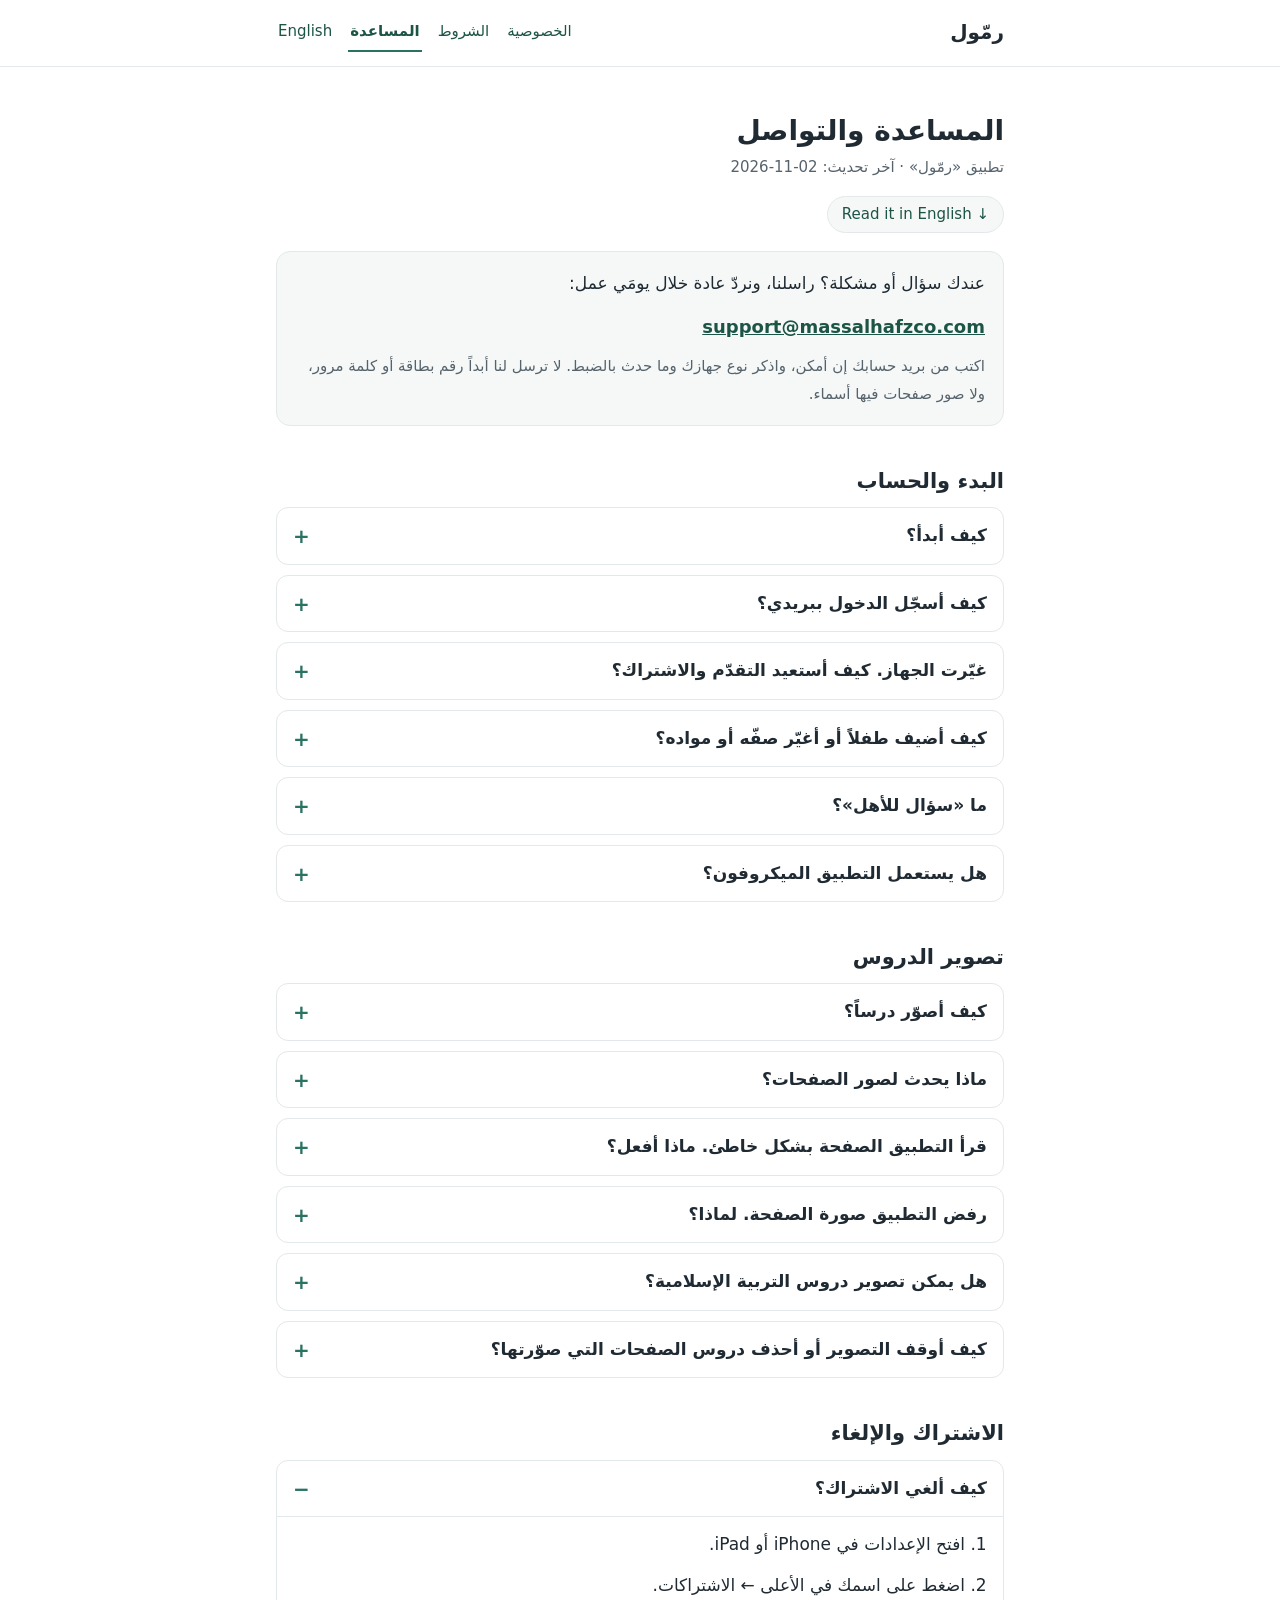
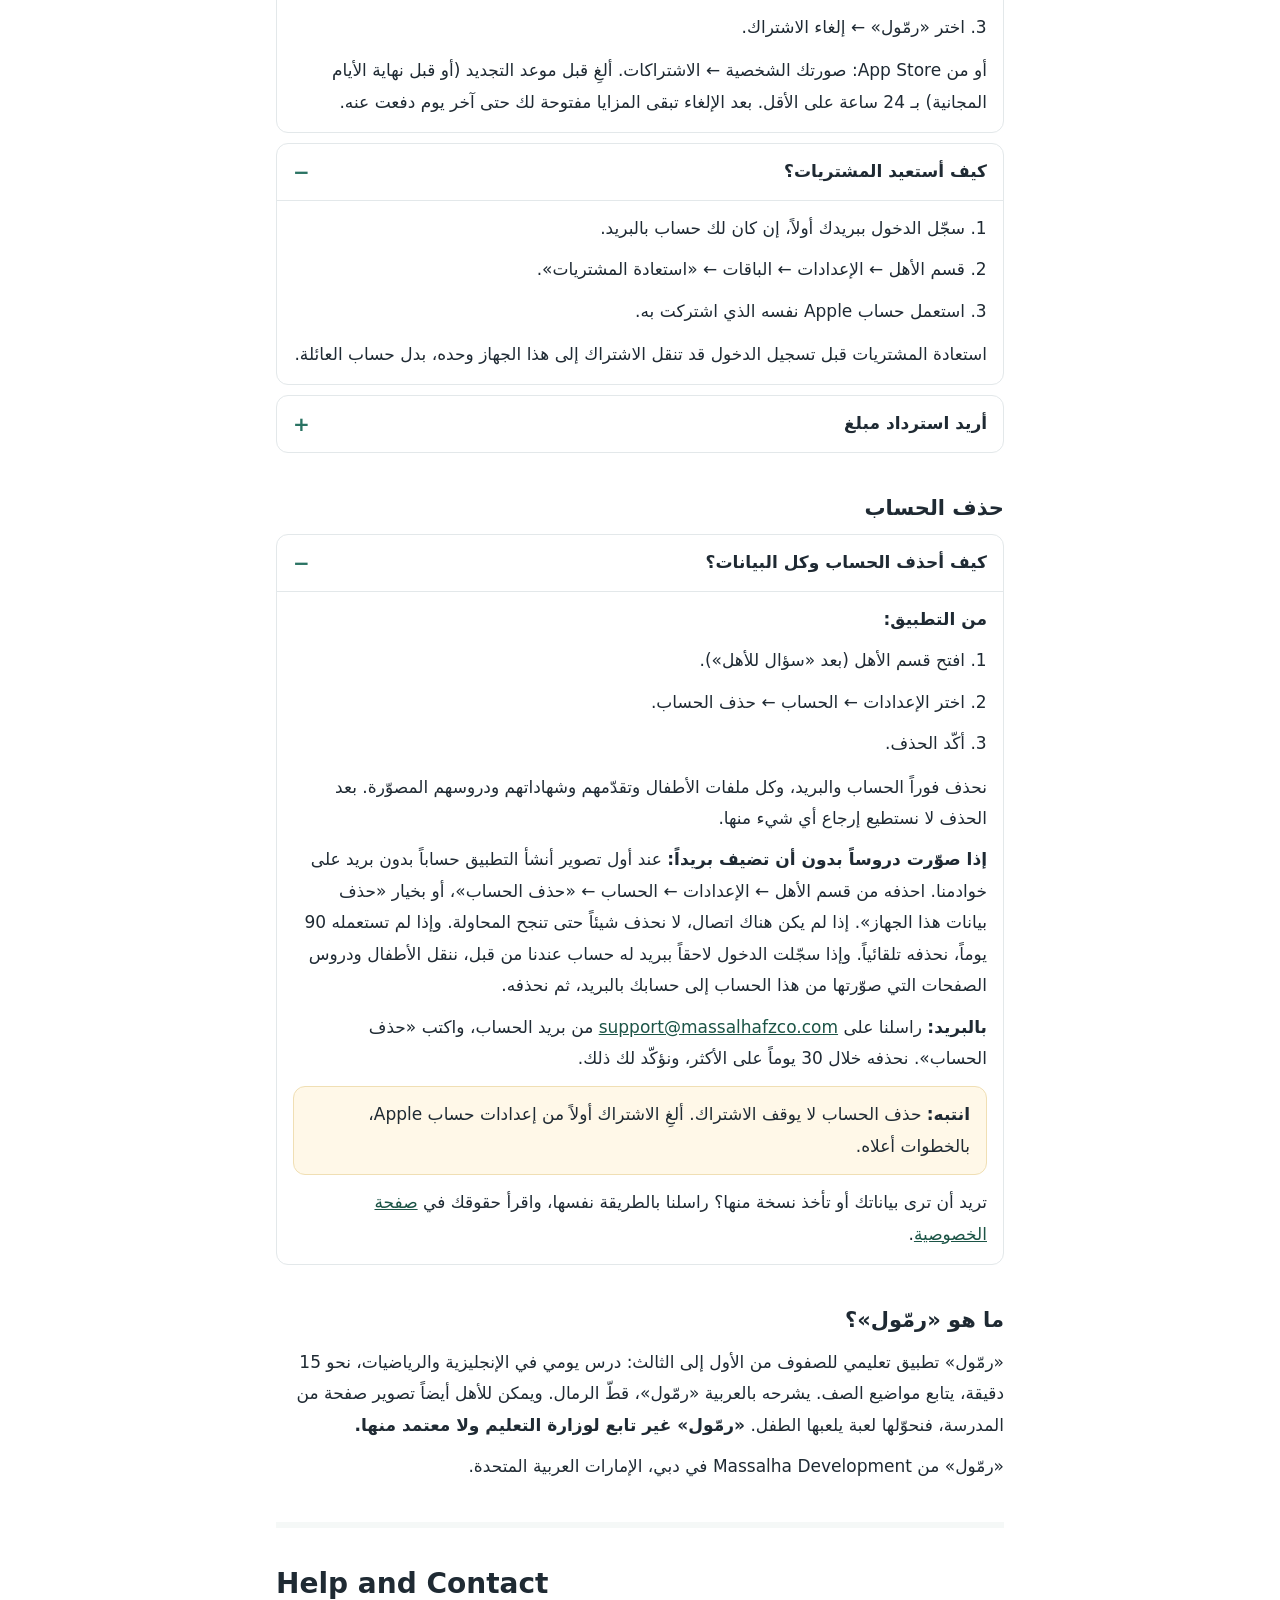
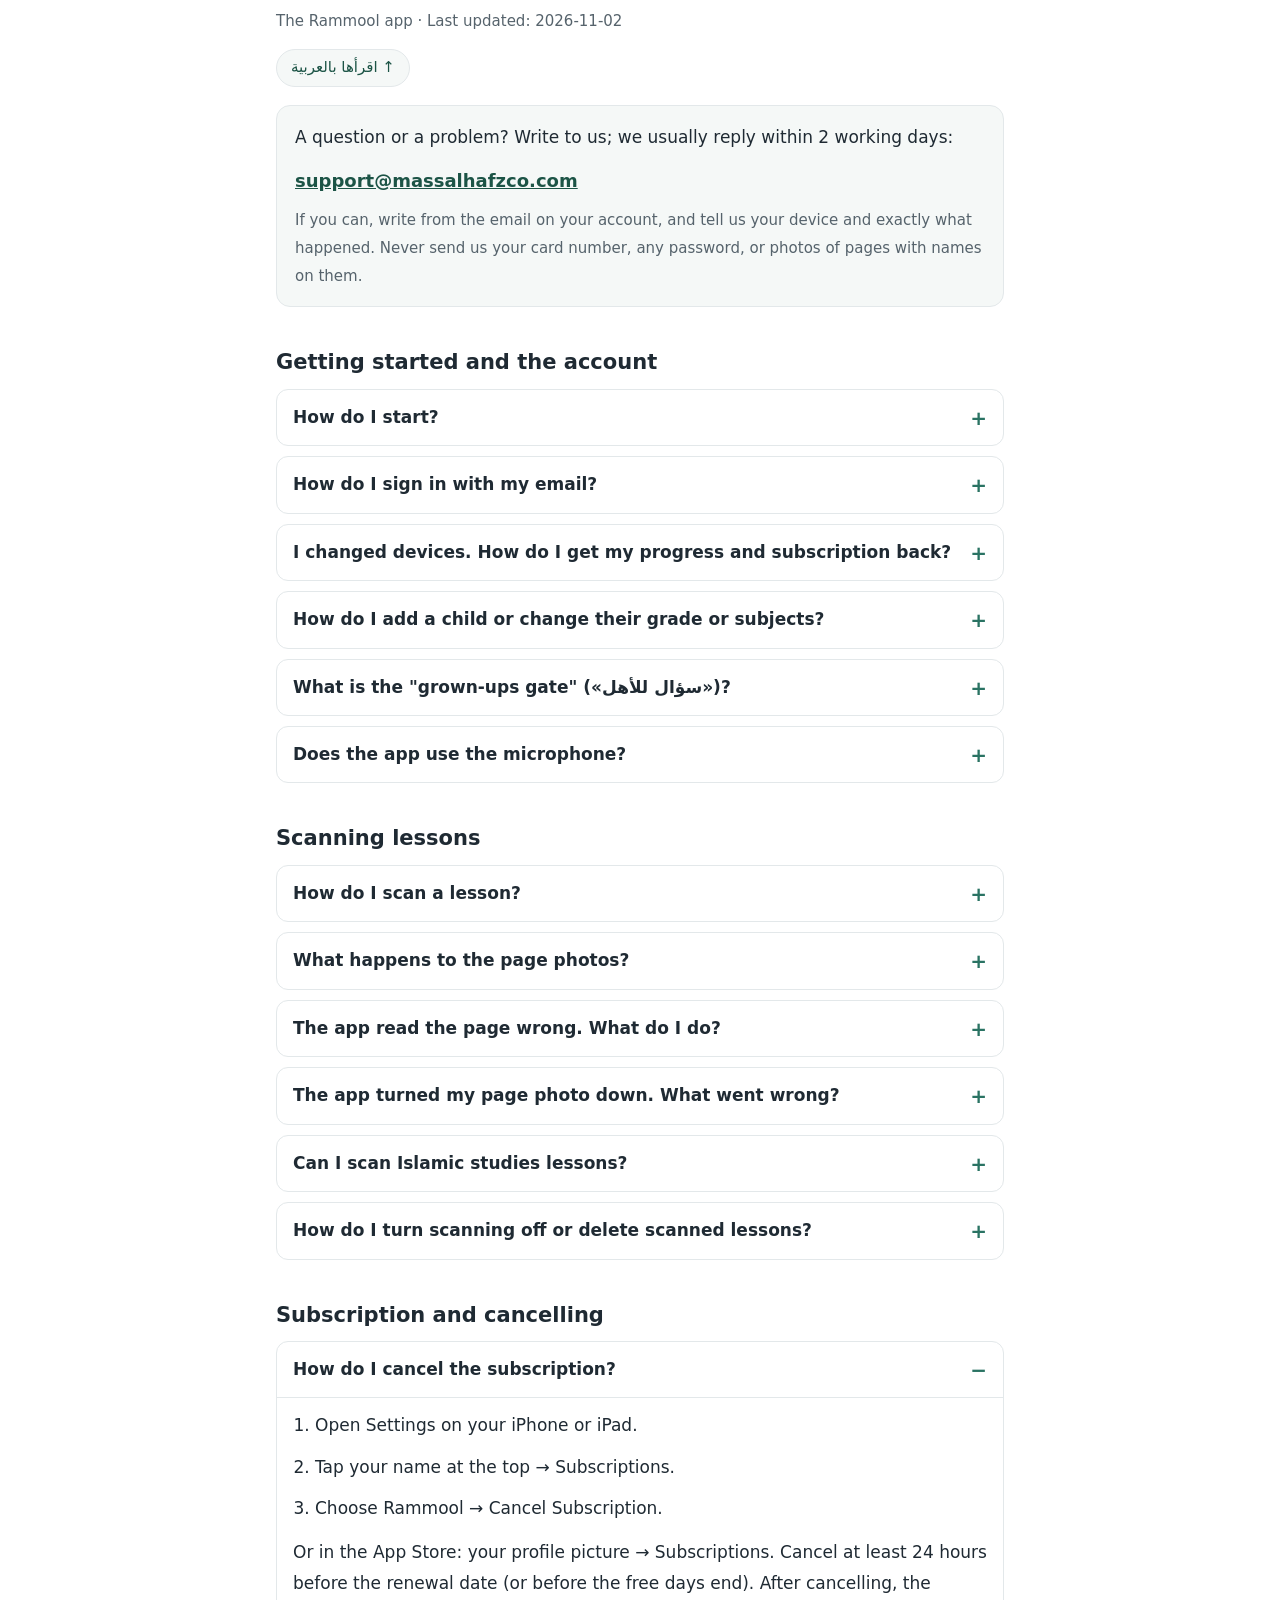
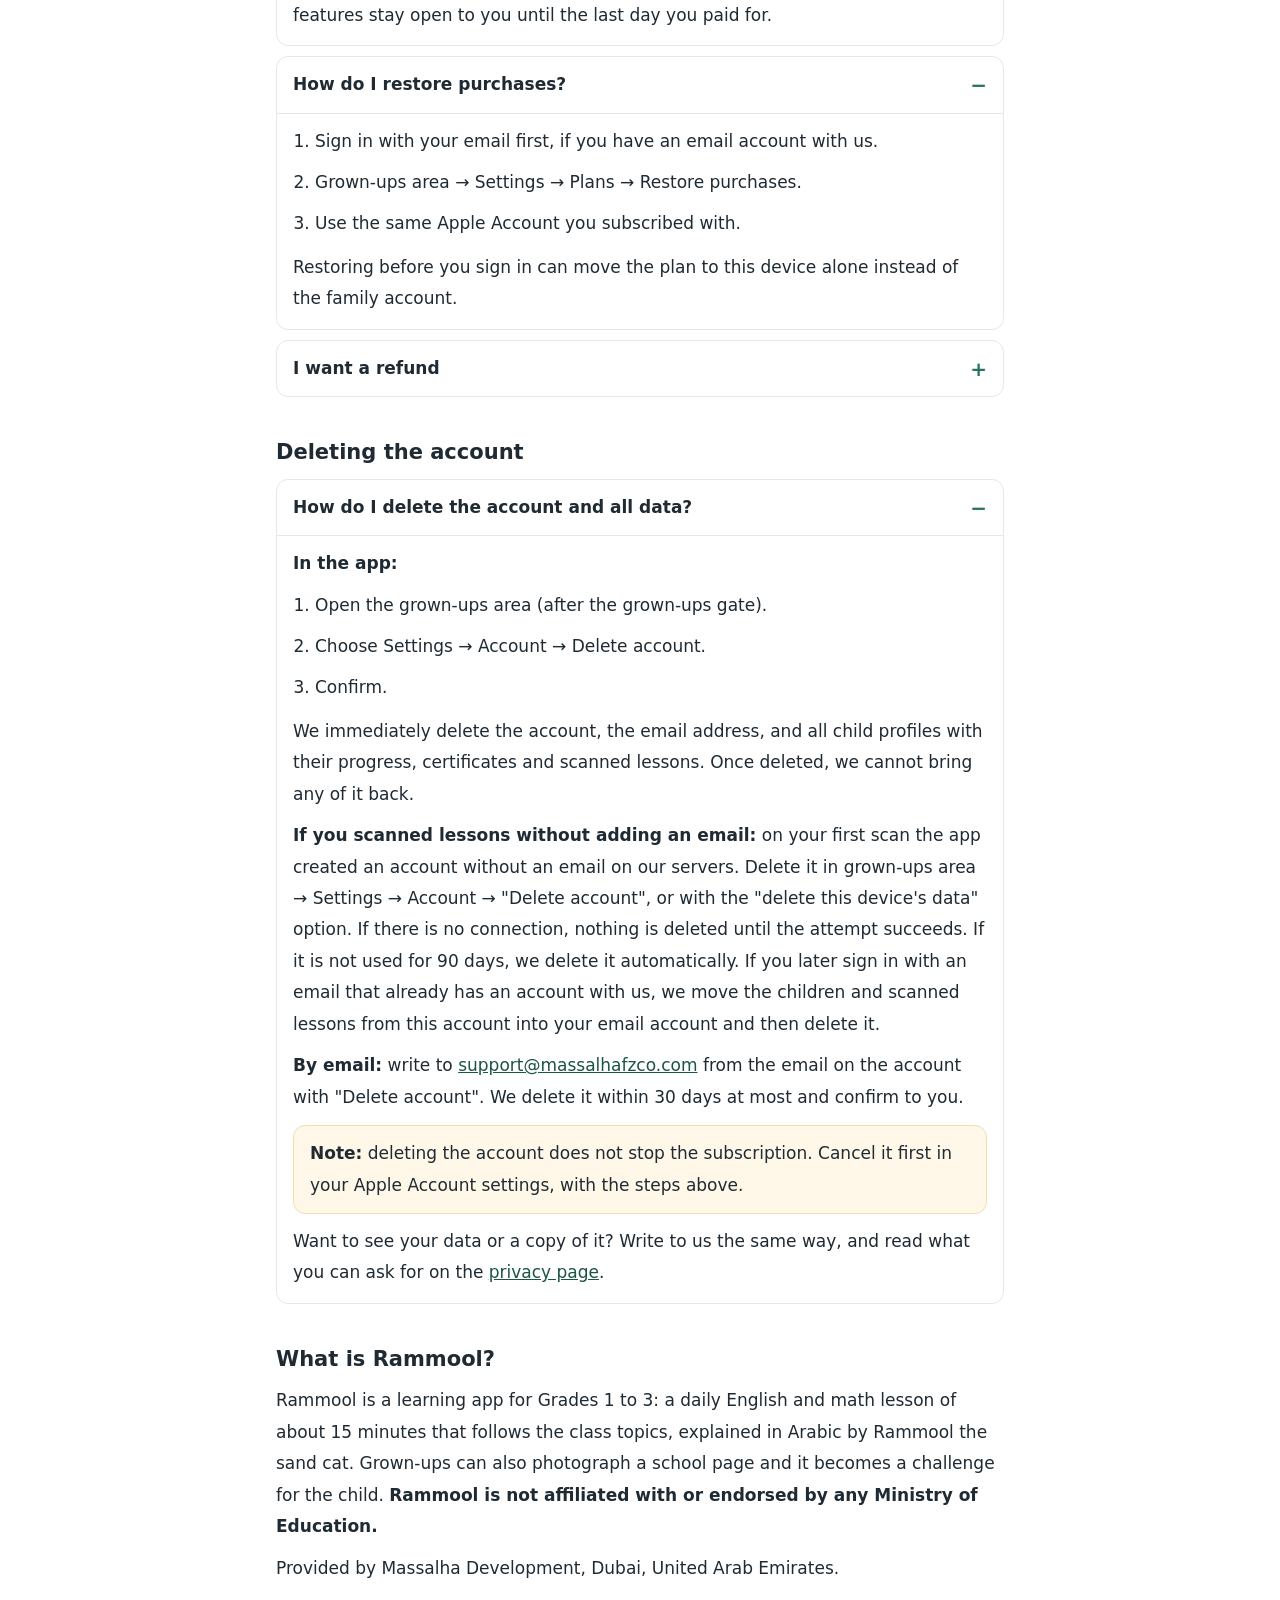
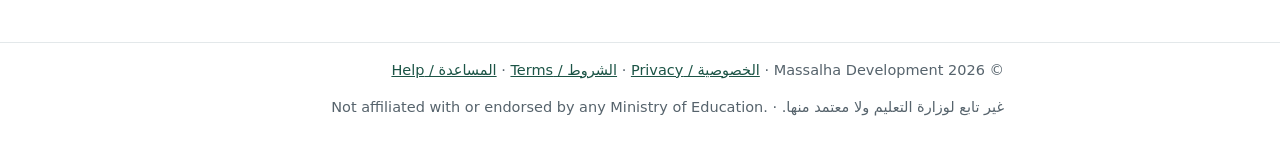
<file: support/index.html>
<!doctype html>
<html lang="ar" dir="rtl">
<head>
<meta charset="utf-8">
<meta name="viewport" content="width=device-width, initial-scale=1">
<title>المساعدة والتواصل | رمّول · Help and Contact | Rammool</title>
<meta name="description" content="أسئلة أولياء الأمور عن تطبيق رمّول: الدخول، تصوير الدروس، الإلغاء، حذف الحساب. Parent questions about Rammool: sign-in, lesson scanning, cancelling, deleting the account.">
<meta name="color-scheme" content="light">
<style>
  :root{--bg:#ffffff;--ink:#1f2a33;--muted:#56636c;--line:#e3e8ea;--soft:#f5f8f7;--accent:#2a7363;--accent-ink:#1c5446;--note:#fff8e8;--note-line:#f0dfb4}
  *{box-sizing:border-box}
  html{-webkit-text-size-adjust:100%}
  body{margin:0;background:var(--bg);color:var(--ink);font-family:system-ui,-apple-system,'Segoe UI',Arial,sans-serif;font-size:17px;line-height:1.85}
  .skip{position:absolute;inset-inline-start:-999px;top:0;background:var(--accent);color:#fff;padding:8px 14px;border-radius:0 0 8px 8px}
  .skip:focus{inset-inline-start:16px}
  header.top{border-bottom:1px solid var(--line);background:var(--bg)}
  .bar{max-width:760px;margin:0 auto;padding:14px 16px;display:flex;flex-wrap:wrap;gap:8px 18px;align-items:center;justify-content:space-between}
  .brand{font-weight:700;font-size:20px;color:var(--ink);text-decoration:none}
  nav.links{display:flex;flex-wrap:wrap;gap:4px 14px;font-size:15px}
  nav.links a{color:var(--accent-ink);text-decoration:none;padding:4px 2px;border-bottom:2px solid transparent}
  nav.links a[aria-current="page"]{border-bottom-color:var(--accent);font-weight:700}
  main{max-width:760px;margin:0 auto;padding:8px 16px 48px}
  section.lang{padding-top:20px}
  section.lang + section.lang{border-top:6px solid var(--soft);margin-top:40px}
  h1{font-size:28px;line-height:1.4;margin:16px 0 4px}
  h2{font-size:21px;line-height:1.5;margin:34px 0 10px;padding-top:6px}
  p,li{margin:0 0 10px}
  ul,ol{padding-inline-start:22px;margin:0 0 12px}
  a{color:var(--accent-ink)}
  a:focus-visible,summary:focus-visible{outline:3px solid var(--accent);outline-offset:2px;border-radius:4px}
  .meta{color:var(--muted);font-size:15px;margin:0 0 14px}
  .jump{display:inline-block;font-size:15px;background:var(--soft);border:1px solid var(--line);border-radius:999px;padding:4px 14px;text-decoration:none}
  .contact{background:var(--soft);border:1px solid var(--line);border-radius:14px;padding:16px 18px;margin:18px 0}
  .contact p:last-child{margin-bottom:0}
  .mail{display:inline-block;font-size:18px;font-weight:700;direction:ltr;unicode-bidi:isolate}
  details{border:1px solid var(--line);border-radius:12px;margin:0 0 10px;background:#fff}
  summary{cursor:pointer;padding:12px 16px;font-weight:700;list-style:none;position:relative;padding-inline-end:40px}
  summary::-webkit-details-marker{display:none}
  summary::after{content:"+";position:absolute;inset-inline-end:16px;top:10px;font-size:20px;color:var(--accent)}
  details[open] summary::after{content:"−"}
  details[open] summary{border-bottom:1px solid var(--line)}
  .ans{padding:12px 16px 4px}
  .note{background:var(--note);border:1px solid var(--note-line);border-radius:12px;padding:12px 16px;margin:12px 0}
  .ltr{direction:ltr;unicode-bidi:isolate}
  footer{border-top:1px solid var(--line);color:var(--muted);font-size:14.5px}
  footer .bar{display:block}
  @media (max-width:480px){body{font-size:16.5px}h1{font-size:24px}h2{font-size:19.5px}}
</style>
</head>
<body>
<a class="skip" href="#ar">الانتقال إلى المحتوى</a>
<header class="top">
  <div class="bar">
    <span class="brand">رمّول</span>
    <nav class="links" aria-label="صفحات قانونية / Legal pages">
      <a href="../privacy/">الخصوصية</a>
      <a href="../terms/">الشروط</a>
      <a href="../support/" aria-current="page">المساعدة</a>
      <a href="#en" lang="en" dir="ltr">English</a>
    </nav>
  </div>
</header>

<main>
<!-- ============================ العربية ============================ -->
<section class="lang" id="ar" lang="ar" dir="rtl">
  <h1>المساعدة والتواصل</h1>
  <p class="meta">تطبيق «رمّول» · آخر تحديث: <span class="ltr" style="white-space:nowrap">2026-11-02</span></p>
  <p><a class="jump" href="#en" lang="en" dir="ltr">Read it in English ↓</a></p>

  <div class="contact">
    <p>عندك سؤال أو مشكلة؟ راسلنا، ونردّ عادة خلال يومَي عمل:</p>
    <p><a class="mail" href="mailto:support@massalhafzco.com">support@massalhafzco.com</a></p>
    <p class="meta">اكتب من بريد حسابك إن أمكن، واذكر نوع جهازك وما حدث بالضبط. لا ترسل لنا أبداً رقم بطاقة أو كلمة مرور، ولا صور صفحات فيها أسماء.</p>
  </div>

  <h2 id="ar-start">البدء والحساب</h2>
  <details>
    <summary>كيف أبدأ؟</summary>
    <div class="ans">
      <p>افتح التطبيق واختر نظام المدرسة والصف (من الأول إلى الثالث) والفصل الدراسي، ثم الاسم القصير لطفلك والمواد التي يدرسها. بعدها صوّر أول صفحة من المدرسة، أو ابدأ بالدروس الجاهزة. يمكنك البدء بدون بريد، أو الدخول ببريدك لتحفظ التقدّم على كل أجهزة العائلة.</p>
    </div>
  </details>
  <details>
    <summary>كيف أسجّل الدخول ببريدي؟</summary>
    <div class="ans">
      <ol>
        <li>افتح قسم الأهل وسجّل الدخول بالبريد الإلكتروني.</li>
        <li>اكتب الرمز الذي يصلك على البريد.</li>
      </ol>
      <p>لم يصلك الرمز؟ انظر في مجلد الرسائل غير المرغوب فيها، وتأكّد أن البريد مكتوب بشكل صحيح.</p>
    </div>
  </details>
  <details>
    <summary>غيّرت الجهاز. كيف أستعيد التقدّم والاشتراك؟</summary>
    <div class="ans">
      <p>سجّل الدخول ببريدك على الجهاز الجديد أولاً. تعود ملفات الأطفال وتقدّمهم المحفوظ في الحساب، وتعود دروس الصفحات التي صوّرتها أيضاً. إذا لم يظهر الاشتراك، فبعد تسجيل الدخول اذهب إلى: قسم الأهل ← الإعدادات ← الباقات ← استعادة المشتريات، بنفس حساب Apple. انتبه: استعادة المشتريات قبل تسجيل الدخول قد تنقل الاشتراك إلى هذا الجهاز وحده، بدل حساب العائلة.</p>
      <p>إذا لم تربط بريداً بالحساب، لا نستطيع نقل التقدّم إلى جهاز آخر، حتى لو أنشأ التطبيق حساباً بدون بريد عند التصوير. لذلك أضف بريدك قبل أن تغيّر الجهاز.</p>
    </div>
  </details>
  <details>
    <summary>كيف أضيف طفلاً أو أغيّر صفّه أو مواده؟</summary>
    <div class="ans">
      <p>قسم الأهل ← الإعدادات ← الأطفال. هناك تضيف حتى 3 أطفال، وتغيّر الاسم القصير أو الصف أو الفصل. ومن الشاشة نفسها تحذف ملف طفل مع كل تقدّمه ودروسه المصوّرة. أما مواد التصوير لكل طفل فهي في: قسم الأهل ← الإعدادات ← التصوير ← «المواد لكل طفل».</p>
    </div>
  </details>
  <details>
    <summary>ما «سؤال للأهل»؟</summary>
    <div class="ans">
      <p>سؤال قصير يتغيّر كل مرة، يجيب عنه الأب أو الأم قبل الشراء والإعدادات والكاميرا وقسم الأهل والروابط الخارجية، حتى لا يصل الطفل إليها وحده. اتبع التعليمات على الشاشة.</p>
    </div>
  </details>
  <details>
    <summary>هل يستعمل التطبيق الميكروفون؟</summary>
    <div class="ans">
      <p>لا. التطبيق لا يطلب إذن الميكروفون، ولا يسجّل صوت الطفل. كل ما يسمعه الطفل أصوات جاهزة، أو أصوات مصنوعة من نص الدرس.</p>
    </div>
  </details>

  <h2 id="ar-scan">تصوير الدروس</h2>
  <details>
    <summary>كيف أصوّر درساً؟</summary>
    <div class="ans">
      <ol>
        <li>اضغط «للأهل: صوّر صفحة من المدرسة» في المسار، أو افتح قسم الأهل، ثم أجب عن «سؤال للأهل».</li>
        <li>في المرة الأولى، اقرأ شاشة الموافقة، واضغط «أوافق، نبدأ التصوير» إن أردت المتابعة.</li>
        <li>اختر الطفل، وصوّر حتى 3 صفحات من الدرس نفسه، أو اخترها من الصور.</li>
        <li>التطبيق يقصّ الصفحة ويغطّي الوجوه تلقائياً. اضغط «تمام، تابع»، ثم «أرسل الصور» (ويمكنك تغطية أي اسم من «تعديل»).</li>
        <li>راجع سطر الدرس، وأصلح ما يلزم، ثم أعطِ الجهاز لطفلك.</li>
      </ol>
      <p>تريد التجربة أولاً؟ اضغط «جرّب بصفحة مثال»، ولن نرسل أي صورة من صورك.</p>
    </div>
  </details>
  <details>
    <summary>ماذا يحدث لصور الصفحات؟</summary>
    <div class="ans">
      <p>نرسل الصور المقصوصة، والوجوه فيها مغطّاة، إلى خادمنا، ومنه إلى <span class="ltr">OpenAI</span>. وهي خدمة ذكاء اصطناعي خارجية في الولايات المتحدة، تقرأ الكلمات والأرقام. نحذف الصور من خادمنا فور قراءتها، وخلال ساعتين على الأكثر، ونحفظ محتوى الدرس فقط في مكتبة طفلك. قد تحتفظ الخدمة الخارجية ببيانات الطلب حتى 30 يوماً لكشف إساءة الاستخدام. الشرح الكامل في <a href="../privacy/#ar-scan">سياسة الخصوصية</a>.</p>
    </div>
  </details>
  <details>
    <summary>قرأ التطبيق الصفحة بشكل خاطئ. ماذا أفعل؟</summary>
    <div class="ans">
      <p>اضغط «إصلاح» تحت سطر الدرس، وصحّح المادة أو الصف أو الموضوع، أو عدّل أي عنصر أو احذفه، ثم اضغط «حفظ». ويمكنك تصوير الصفحة من جديد مرة واحدة، ولا نحسبها من حصة اليوم. وتستطيع إصلاح أي درس لاحقاً من تبويب «الدروس».</p>
    </div>
  </details>
  <details>
    <summary>رفض التطبيق صورة الصفحة. لماذا؟</summary>
    <div class="ans">
      <p>نرفض الصورة إذا كانت غير واضحة أو مظلمة، أو خرج جزء من الصفحة منها، أو لم تكن صفحة درس، أو كان موضوعها شخصاً، أو كانت لمادة لا نقدّمها، أو لصف أعلى من الثالث. الصورة المرفوضة لا نحسبها من حصة اليوم. اتبع النصيحة على الشاشة، وصوّر من جديد.</p>
    </div>
  </details>
  <details>
    <summary>هل يمكن تصوير دروس التربية الإسلامية؟</summary>
    <div class="ans">
      <p>لا. نعتذر، لا نقدّم دروس التربية الإسلامية، احترامًا للقرآن الكريم والسنة النبوية. نترك تعليمهما للمعلّمين والأهل. يمكنك تصوير دروس الإنجليزية والرياضيات واللغة العربية والعلوم.</p>
    </div>
  </details>
  <details>
    <summary>كيف أوقف التصوير أو أحذف دروس الصفحات التي صوّرتها؟</summary>
    <div class="ans">
      <p>قسم الأهل ← الإعدادات ← التصوير. هناك توقف التصوير، أو تحذف كل دروس الصفحات التي صوّرتها لكل الأطفال. ولحذف درس واحد: تبويب «الدروس» ← الدرس ← «حذف الدرس». إيقاف التصوير وحده لا يحذف الدروس المحفوظة.</p>
    </div>
  </details>

  <h2 id="ar-cancel">الاشتراك والإلغاء</h2>
  <details open>
    <summary>كيف ألغي الاشتراك؟</summary>
    <div class="ans">
      <ol>
        <li>افتح الإعدادات في iPhone أو iPad.</li>
        <li>اضغط على اسمك في الأعلى ← الاشتراكات.</li>
        <li>اختر «رمّول» ← إلغاء الاشتراك.</li>
      </ol>
      <p>أو من App Store: صورتك الشخصية ← الاشتراكات. ألغِ قبل موعد التجديد (أو قبل نهاية الأيام المجانية) بـ 24 ساعة على الأقل. بعد الإلغاء تبقى المزايا مفتوحة لك حتى آخر يوم دفعت عنه.</p>
    </div>
  </details>
  <details open>
    <summary>كيف أستعيد المشتريات؟</summary>
    <div class="ans">
      <ol>
        <li>سجّل الدخول ببريدك أولاً، إن كان لك حساب بالبريد.</li>
        <li>قسم الأهل ← الإعدادات ← الباقات ← «استعادة المشتريات».</li>
        <li>استعمل حساب Apple نفسه الذي اشتركت به.</li>
      </ol>
      <p>استعادة المشتريات قبل تسجيل الدخول قد تنقل الاشتراك إلى هذا الجهاز وحده، بدل حساب العائلة.</p>
    </div>
  </details>
  <details>
    <summary>أريد استرداد مبلغ</summary>
    <div class="ans">
      <p>Apple هي التي تقرّر الاسترداد. اطلبه من <a href="https://reportaproblem.apple.com" class="ltr">reportaproblem.apple.com</a>.</p>
    </div>
  </details>

  <h2 id="ar-delete">حذف الحساب</h2>
  <details open>
    <summary>كيف أحذف الحساب وكل البيانات؟</summary>
    <div class="ans">
      <p><strong>من التطبيق:</strong></p>
      <ol>
        <li>افتح قسم الأهل (بعد «سؤال للأهل»).</li>
        <li>اختر الإعدادات ← الحساب ← حذف الحساب.</li>
        <li>أكّد الحذف.</li>
      </ol>
      <p>نحذف فوراً الحساب والبريد، وكل ملفات الأطفال وتقدّمهم وشهاداتهم ودروسهم المصوّرة. بعد الحذف لا نستطيع إرجاع أي شيء منها.</p>
      <p><strong>إذا صوّرت دروساً بدون أن تضيف بريداً:</strong> عند أول تصوير أنشأ التطبيق حساباً بدون بريد على خوادمنا. احذفه من قسم الأهل ← الإعدادات ← الحساب ← «حذف الحساب»، أو بخيار «حذف بيانات هذا الجهاز». إذا لم يكن هناك اتصال، لا نحذف شيئاً حتى تنجح المحاولة. وإذا لم تستعمله 90 يوماً، نحذفه تلقائياً. وإذا سجّلت الدخول لاحقاً ببريد له حساب عندنا من قبل، ننقل الأطفال ودروس الصفحات التي صوّرتها من هذا الحساب إلى حسابك بالبريد، ثم نحذفه.</p>
      <p><strong>بالبريد:</strong> راسلنا على <a href="mailto:support@massalhafzco.com" class="ltr">support@massalhafzco.com</a> من بريد الحساب، واكتب «حذف الحساب». نحذفه خلال 30 يوماً على الأكثر، ونؤكّد لك ذلك.</p>
      <div class="note"><strong>انتبه:</strong> حذف الحساب لا يوقف الاشتراك. ألغِ الاشتراك أولاً من إعدادات حساب Apple، بالخطوات أعلاه.</div>
      <p>تريد أن ترى بياناتك أو تأخذ نسخة منها؟ راسلنا بالطريقة نفسها، واقرأ حقوقك في <a href="../privacy/#ar-rights">صفحة الخصوصية</a>.</p>
    </div>
  </details>

  <h2 id="ar-about">ما هو «رمّول»؟</h2>
  <p>«رمّول» تطبيق تعليمي للصفوف من الأول إلى الثالث: درس يومي في الإنجليزية والرياضيات، نحو 15 دقيقة، يتابع مواضيع الصف. يشرحه بالعربية «رمّول»، قطّ الرمال. ويمكن للأهل أيضاً تصوير صفحة من المدرسة، فنحوّلها لعبة يلعبها الطفل. <strong>«رمّول» غير تابع لوزارة التعليم ولا معتمد منها.</strong></p>
  <p>«رمّول» من <span class="ltr">Massalha Development</span> في دبي، الإمارات العربية المتحدة.</p>
</section>

<!-- ============================ English ============================ -->
<section class="lang" id="en" lang="en" dir="ltr">
  <h1>Help and Contact</h1>
  <p class="meta">The Rammool app · Last updated: 2026-11-02</p>
  <p><a class="jump" href="#ar" lang="ar" dir="rtl">↑ اقرأها بالعربية</a></p>

  <div class="contact">
    <p>A question or a problem? Write to us; we usually reply within 2 working days:</p>
    <p><a class="mail" href="mailto:support@massalhafzco.com">support@massalhafzco.com</a></p>
    <p class="meta">If you can, write from the email on your account, and tell us your device and exactly what happened. Never send us your card number, any password, or photos of pages with names on them.</p>
  </div>

  <h2 id="en-start">Getting started and the account</h2>
  <details>
    <summary>How do I start?</summary>
    <div class="ans">
      <p>Open the app and choose the school system, the grade (1 to 3) and the term, then the child's nickname and the subjects they study. You can then scan a first school page, or start with the ready-made lessons. You can begin without an email, or sign in with your email to keep progress on all the family's devices.</p>
    </div>
  </details>
  <details>
    <summary>How do I sign in with my email?</summary>
    <div class="ans">
      <ol>
        <li>Open the grown-ups area and sign in with your email.</li>
        <li>Type the code sent to your email.</li>
      </ol>
      <p>If the code does not arrive, check your spam folder and make sure the email is spelled correctly.</p>
    </div>
  </details>
  <details>
    <summary>I changed devices. How do I get my progress and subscription back?</summary>
    <div class="ans">
      <p>Sign in with your email on the new device first, and the child profiles and the progress kept in the account come back. Scanned lessons come back too. If the plan does not show, then, after signing in: grown-ups area → Settings → Plans → Restore purchases, with the same Apple Account. Restoring before you sign in can move the plan to this device alone instead of the family account.</p>
      <p>If you never linked an email to the account, we cannot move the progress to another device, even if the app created an account without an email when you scanned. So we suggest adding your email before you change devices.</p>
    </div>
  </details>
  <details>
    <summary>How do I add a child or change their grade or subjects?</summary>
    <div class="ans">
      <p>Grown-ups area → Settings → Children. You can add up to 3 children and change the nickname, grade or term. The same screen lets you delete a child profile with all its progress and scanned lessons. The scanning subjects for each child are in grown-ups area → Settings → Lesson scanning («التصوير») → «المواد لكل طفل» (subjects for each child).</p>
    </div>
  </details>
  <details>
    <summary>What is the "grown-ups gate" («سؤال للأهل»)?</summary>
    <div class="ans">
      <p>A short task that changes every time, solved by an adult before purchases, settings, the camera, the grown-ups area and outside links, so a child cannot reach them alone. Follow the instructions on the screen.</p>
    </div>
  </details>
  <details>
    <summary>Does the app use the microphone?</summary>
    <div class="ans">
      <p>No. The app never asks for microphone permission and never records a child's voice. Everything the child hears is ready-made audio or audio made from the lesson text.</p>
    </div>
  </details>

  <h2 id="en-scan">Scanning lessons</h2>
  <details>
    <summary>How do I scan a lesson?</summary>
    <div class="ans">
      <ol>
        <li>On the path tap the grown-ups scan button, or open the grown-ups area, then pass the grown-ups gate.</li>
        <li>The first time, read the consent screen and tap the agree button if you want to go on.</li>
        <li>Pick the child, and photograph up to 3 pages of the same lesson, or choose them from your photos.</li>
        <li>The app crops the page and covers faces automatically. Tap the button to send it (you can also cover any name under the edit link).</li>
        <li>Check the lesson line, fix anything needed, then hand the device to your child.</li>
      </ol>
      <p>Want to try first? Tap the sample page option; none of your own photos is sent.</p>
    </div>
  </details>
  <details>
    <summary>What happens to the page photos?</summary>
    <div class="ans">
      <p>The cropped photos, with faces covered, go to our server and from there to OpenAI, an external AI service in the United States, which reads the words and numbers. We delete them from our server right after reading, and within 2 hours in any case, and keep only the lesson content in your child's library. The external service may keep the request data for up to 30 days to detect misuse. The full explanation is in the <a href="../privacy/#en-scan">Privacy Policy</a>.</p>
    </div>
  </details>
  <details>
    <summary>The app read the page wrong. What do I do?</summary>
    <div class="ans">
      <p>Tap "Fix" under the lesson line, correct the subject, grade or topic, or edit or remove any item, then tap Save. You can also photograph the page again once without it counting toward today's limit. Any lesson can be fixed later from the Lessons tab.</p>
    </div>
  </details>
  <details>
    <summary>The app turned my page photo down. What went wrong?</summary>
    <div class="ans">
      <p>We refuse a photo if it is blurry or dark, part of the page is cut off, it is not a lesson page, a person is its subject, it is for a subject we do not offer, or it is for a grade above 3. A refused photo does not count toward today's limit. Follow the tip on the screen and take it again.</p>
    </div>
  </details>
  <details>
    <summary>Can I scan Islamic studies lessons?</summary>
    <div class="ans">
      <p>No. We are sorry: we do not offer Islamic studies lessons. Out of respect for the Holy Quran and the Sunnah, we leave teaching them to teachers and families. You can scan English, math, Arabic and science lessons.</p>
    </div>
  </details>
  <details>
    <summary>How do I turn scanning off or delete scanned lessons?</summary>
    <div class="ans">
      <p>Grown-ups area → Settings → Lesson scanning. There you can turn scanning off, or delete all scanned lessons for all children. To delete one lesson: Lessons tab → the lesson → Delete lesson. Turning scanning off on its own does not delete saved lessons.</p>
    </div>
  </details>

  <h2 id="en-cancel">Subscription and cancelling</h2>
  <details open>
    <summary>How do I cancel the subscription?</summary>
    <div class="ans">
      <ol>
        <li>Open Settings on your iPhone or iPad.</li>
        <li>Tap your name at the top → Subscriptions.</li>
        <li>Choose Rammool → Cancel Subscription.</li>
      </ol>
      <p>Or in the App Store: your profile picture → Subscriptions. Cancel at least 24 hours before the renewal date (or before the free days end). After cancelling, the features stay open to you until the last day you paid for.</p>
    </div>
  </details>
  <details open>
    <summary>How do I restore purchases?</summary>
    <div class="ans">
      <ol>
        <li>Sign in with your email first, if you have an email account with us.</li>
        <li>Grown-ups area → Settings → Plans → Restore purchases.</li>
        <li>Use the same Apple Account you subscribed with.</li>
      </ol>
      <p>Restoring before you sign in can move the plan to this device alone instead of the family account.</p>
    </div>
  </details>
  <details>
    <summary>I want a refund</summary>
    <div class="ans">
      <p>Apple decides refunds; request one at <a href="https://reportaproblem.apple.com">reportaproblem.apple.com</a>.</p>
    </div>
  </details>

  <h2 id="en-delete">Deleting the account</h2>
  <details open>
    <summary>How do I delete the account and all data?</summary>
    <div class="ans">
      <p><strong>In the app:</strong></p>
      <ol>
        <li>Open the grown-ups area (after the grown-ups gate).</li>
        <li>Choose Settings → Account → Delete account.</li>
        <li>Confirm.</li>
      </ol>
      <p>We immediately delete the account, the email address, and all child profiles with their progress, certificates and scanned lessons. Once deleted, we cannot bring any of it back.</p>
      <p><strong>If you scanned lessons without adding an email:</strong> on your first scan the app created an account without an email on our servers. Delete it in grown-ups area → Settings → Account → "Delete account", or with the "delete this device's data" option. If there is no connection, nothing is deleted until the attempt succeeds. If it is not used for 90 days, we delete it automatically. If you later sign in with an email that already has an account with us, we move the children and scanned lessons from this account into your email account and then delete it.</p>
      <p><strong>By email:</strong> write to <a href="mailto:support@massalhafzco.com">support@massalhafzco.com</a> from the email on the account with "Delete account". We delete it within 30 days at most and confirm to you.</p>
      <div class="note"><strong>Note:</strong> deleting the account does not stop the subscription. Cancel it first in your Apple Account settings, with the steps above.</div>
      <p>Want to see your data or a copy of it? Write to us the same way, and read what you can ask for on the <a href="../privacy/#en-rights">privacy page</a>.</p>
    </div>
  </details>

  <h2 id="en-about">What is Rammool?</h2>
  <p>Rammool is a learning app for Grades 1 to 3: a daily English and math lesson of about 15 minutes that follows the class topics, explained in Arabic by Rammool the sand cat. Grown-ups can also photograph a school page and it becomes a challenge for the child. <strong>Rammool is not affiliated with or endorsed by any Ministry of Education.</strong></p>
  <p>Provided by Massalha Development, Dubai, United Arab Emirates.</p>
</section>
</main>

<footer>
  <div class="bar">
    <p>© 2026 Massalha Development · <a href="../privacy/">الخصوصية / Privacy</a> · <a href="../terms/">الشروط / Terms</a> · <a href="../support/">المساعدة / Help</a></p>
    <p>غير تابع لوزارة التعليم ولا معتمد منها. · <span lang="en" dir="ltr">Not affiliated with or endorsed by any Ministry of Education.</span></p>
  </div>
</footer>
</body>
</html>
</file>
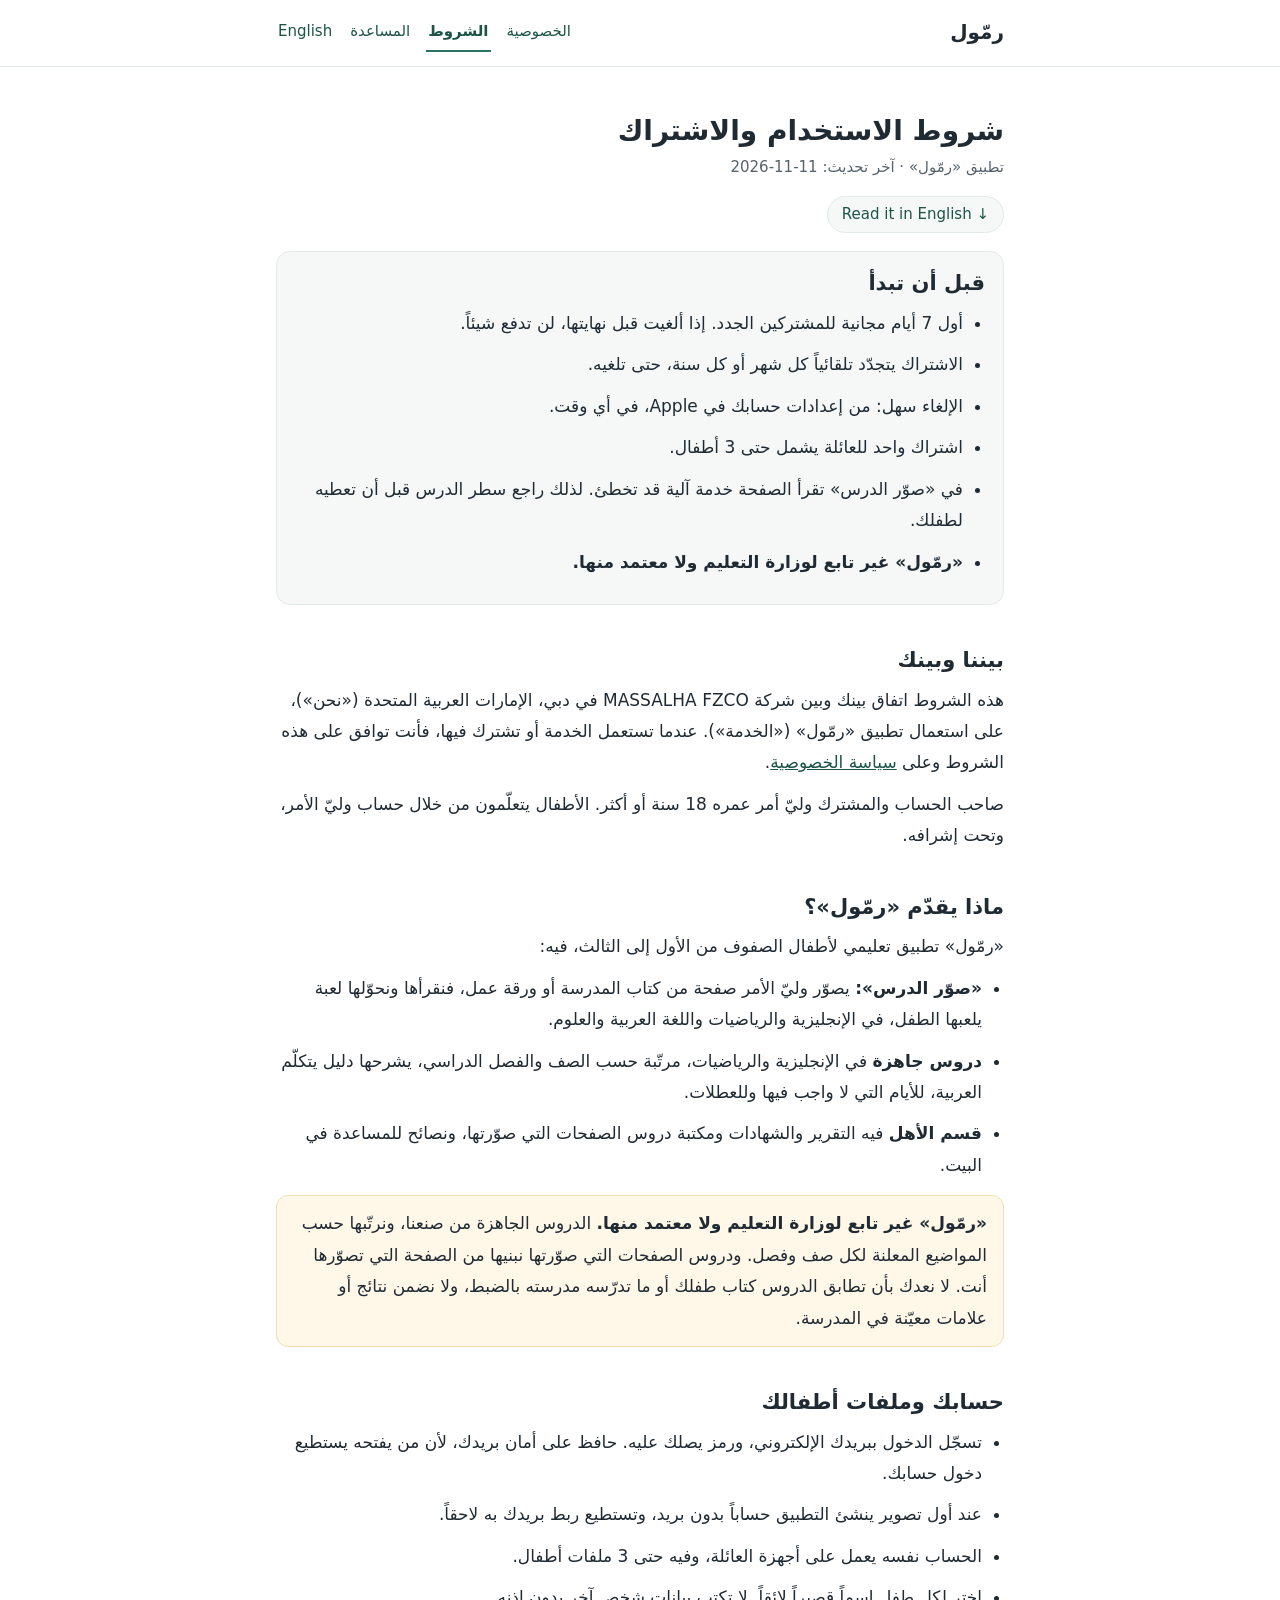
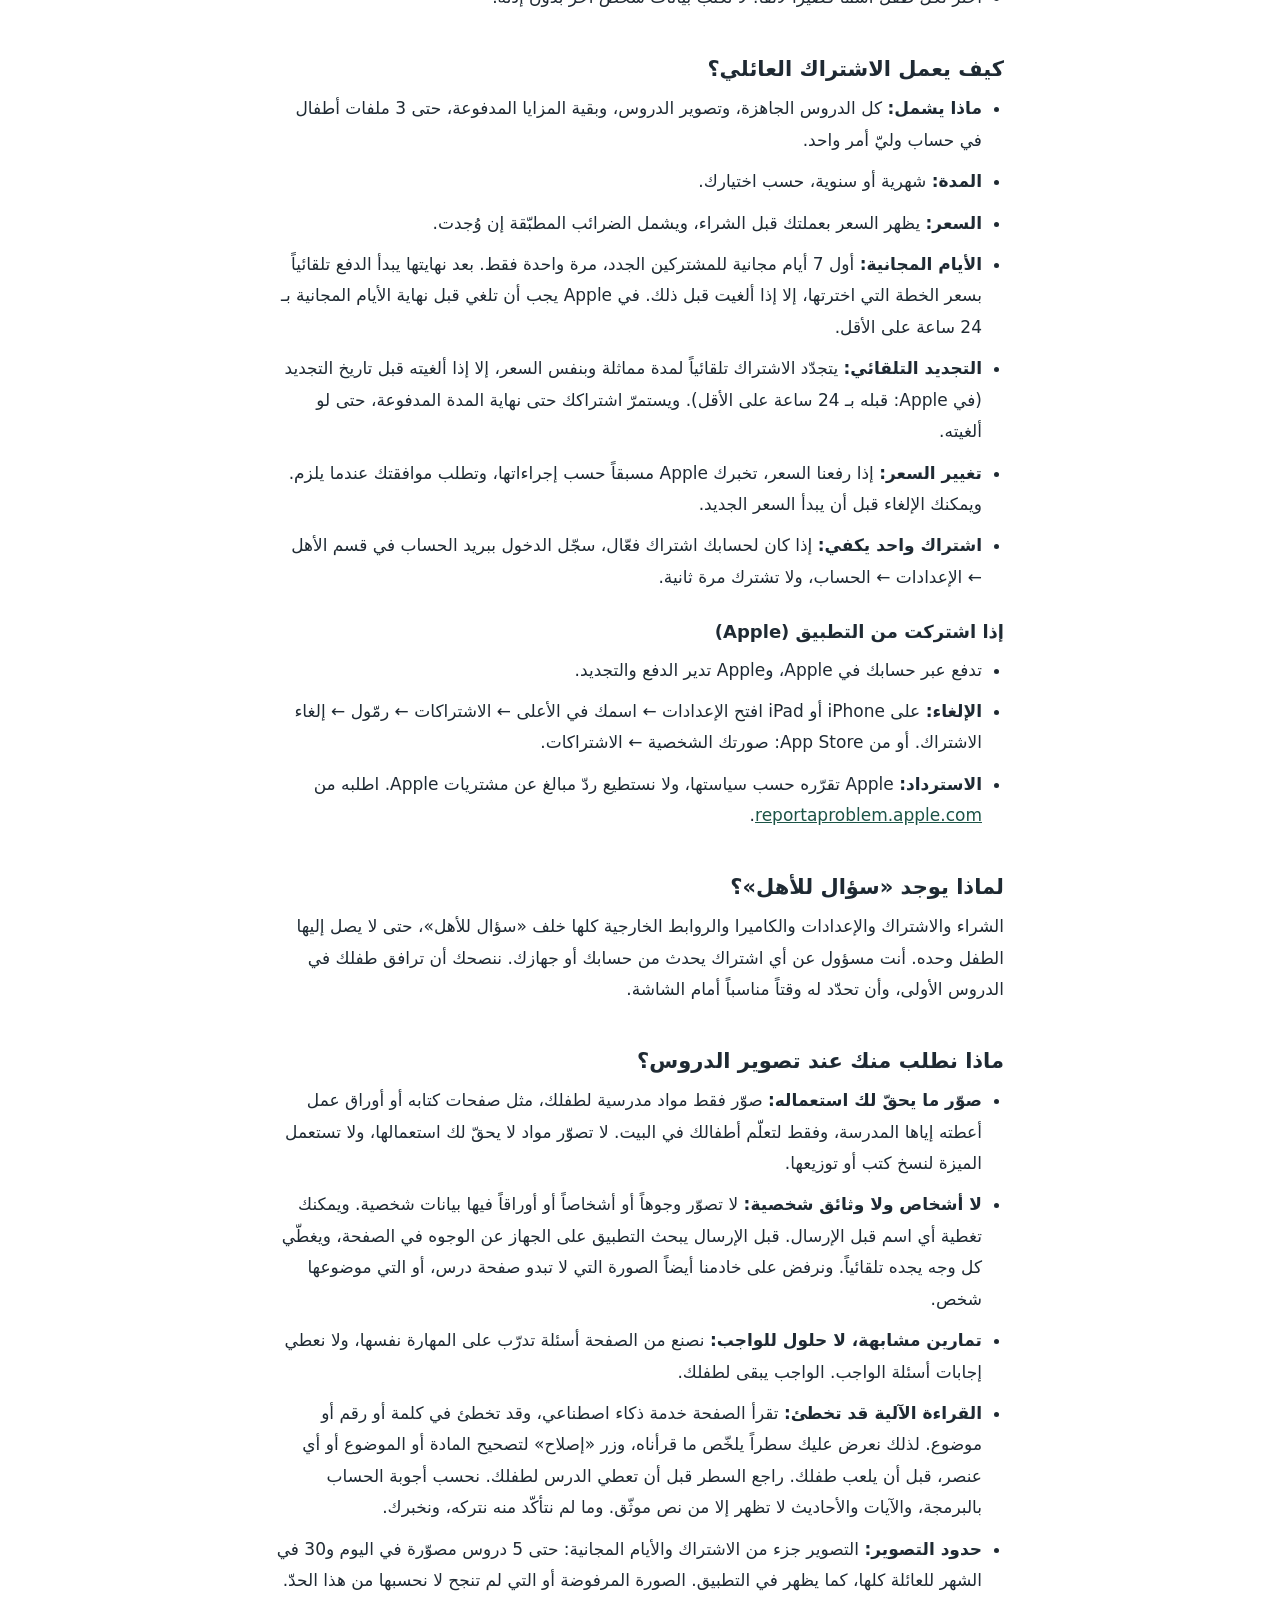
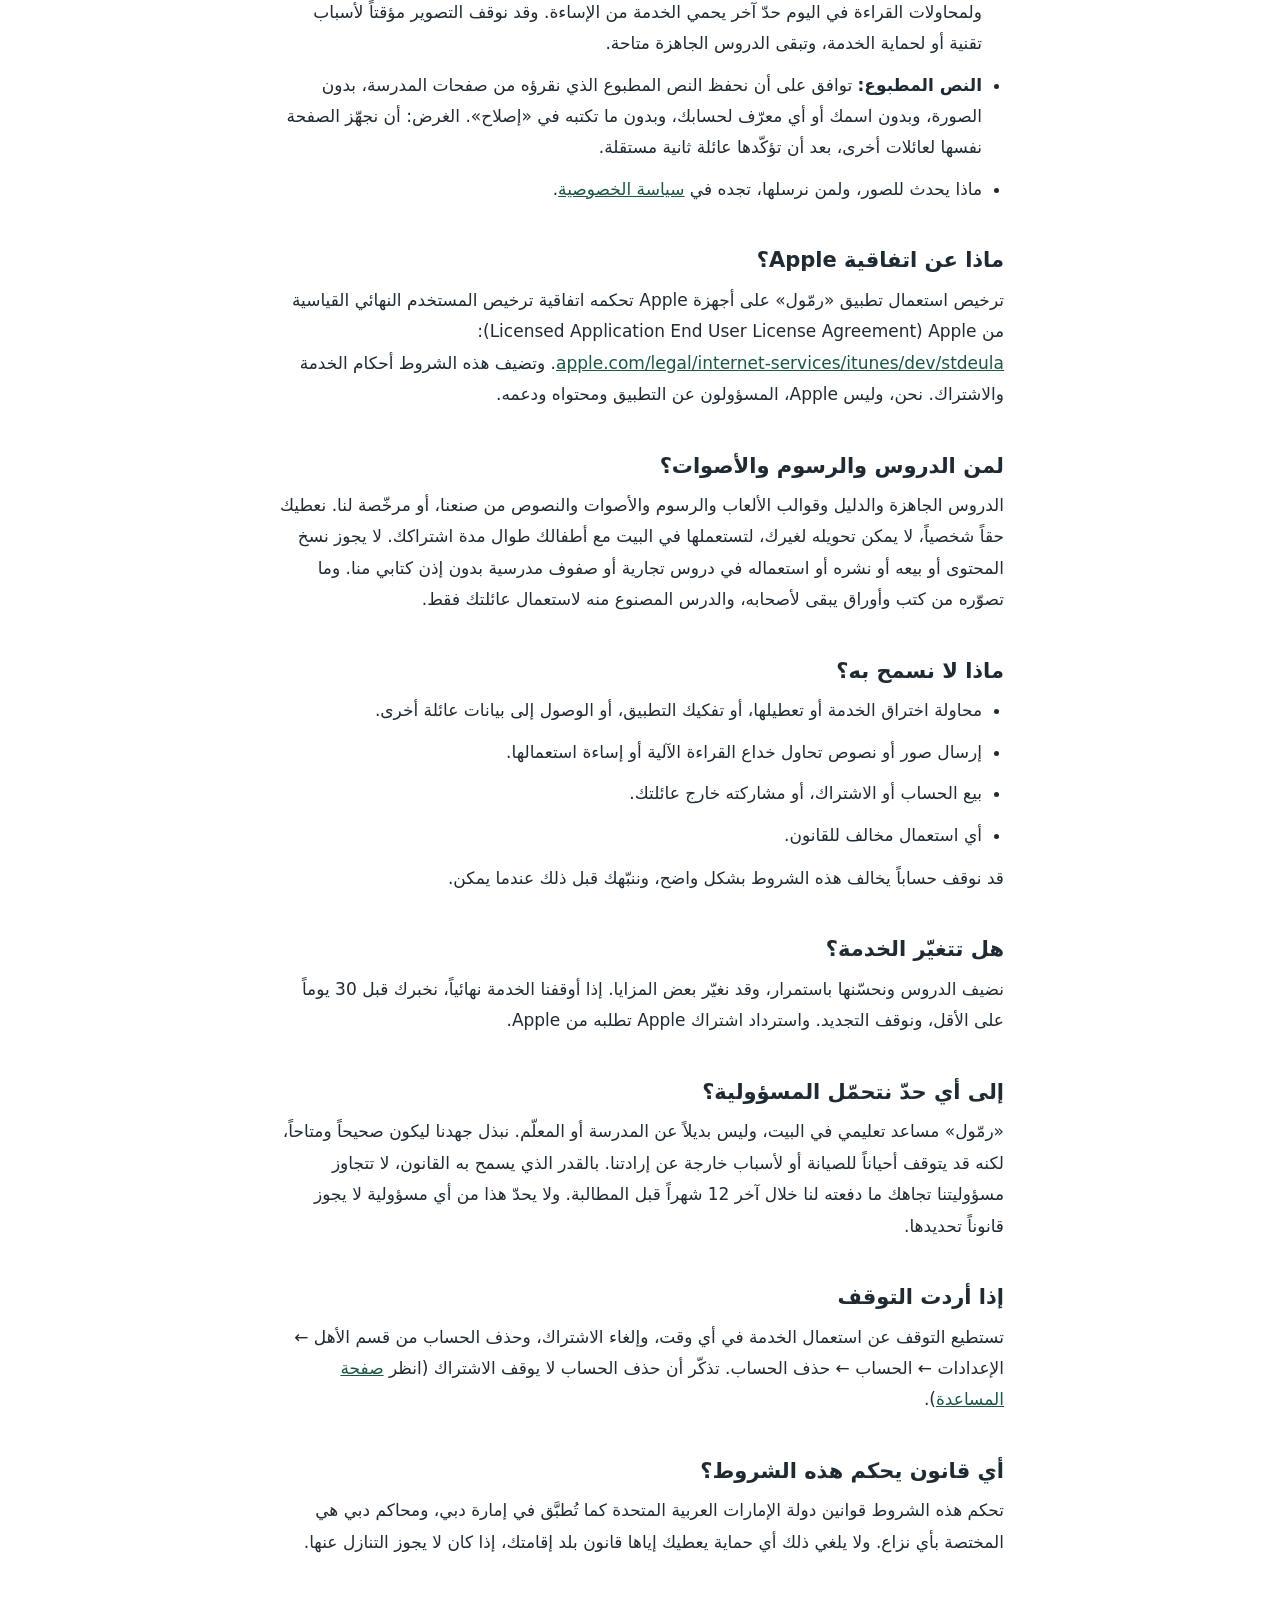
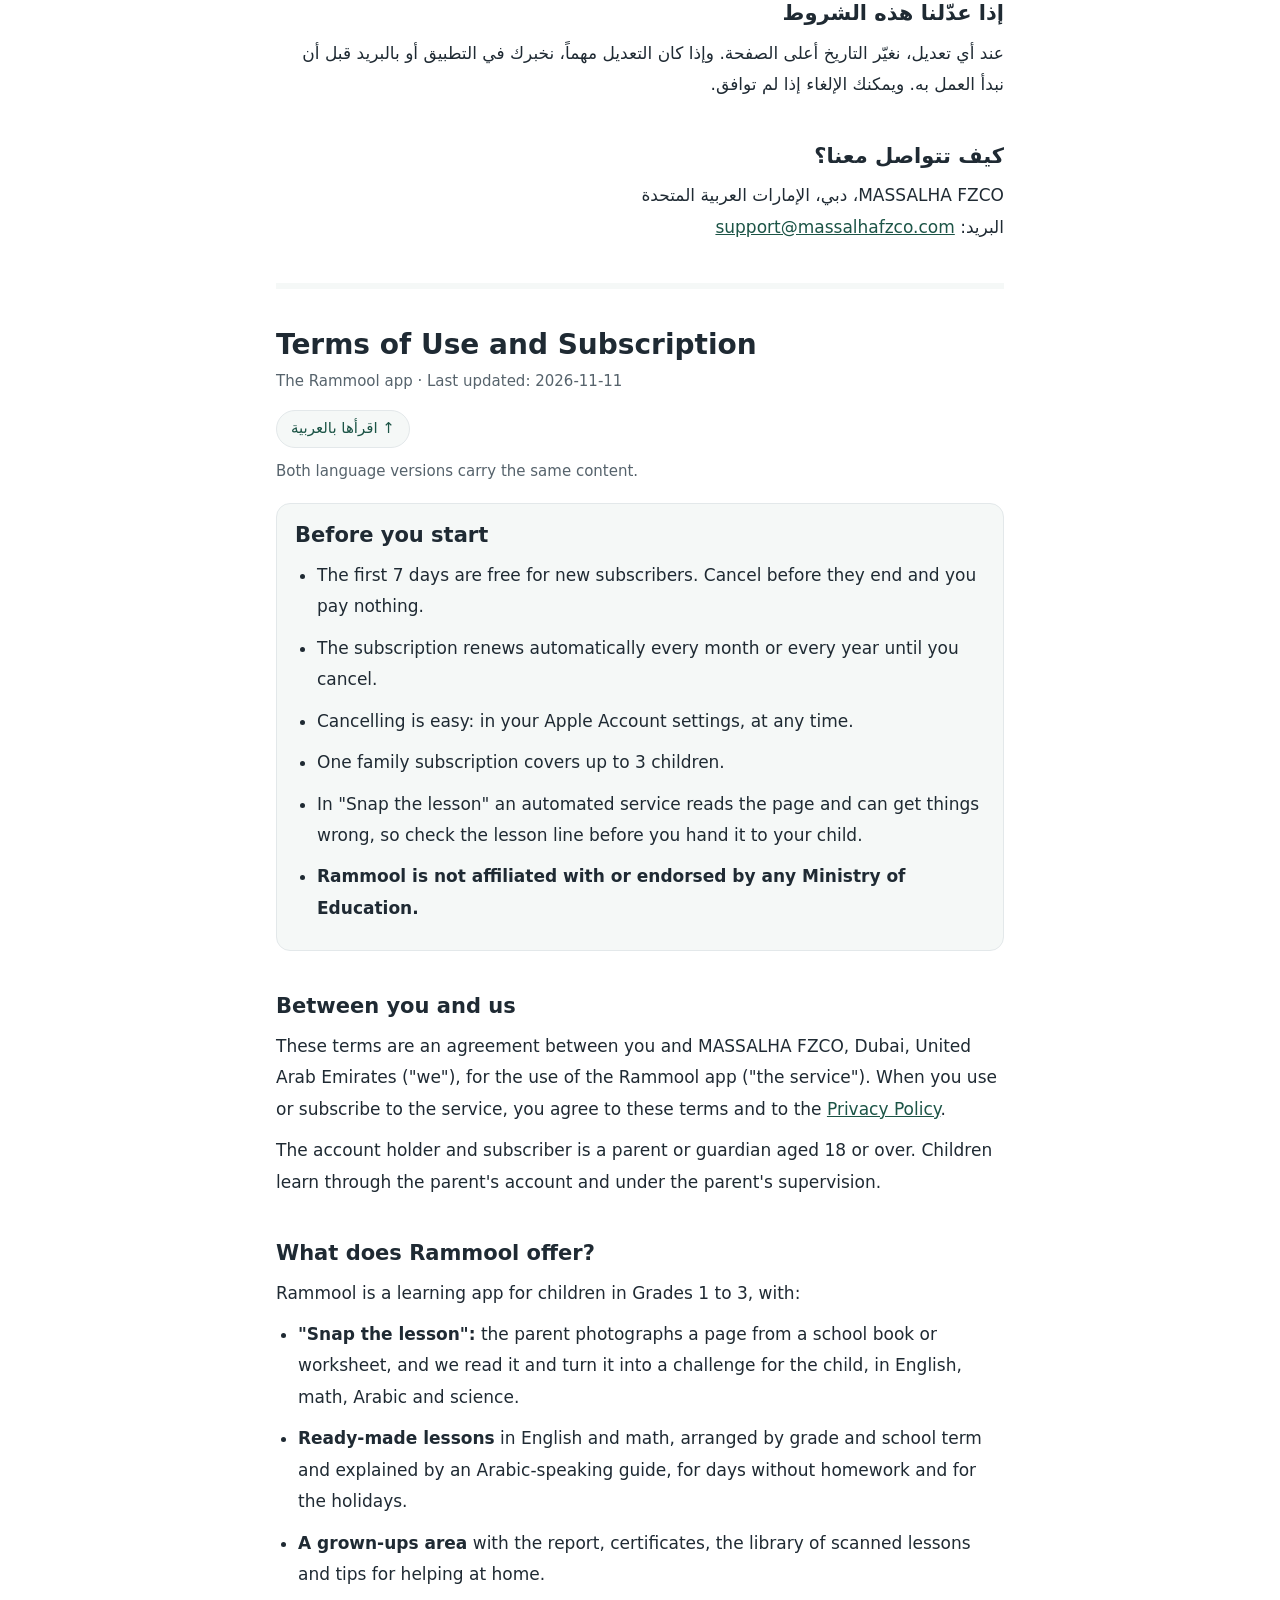
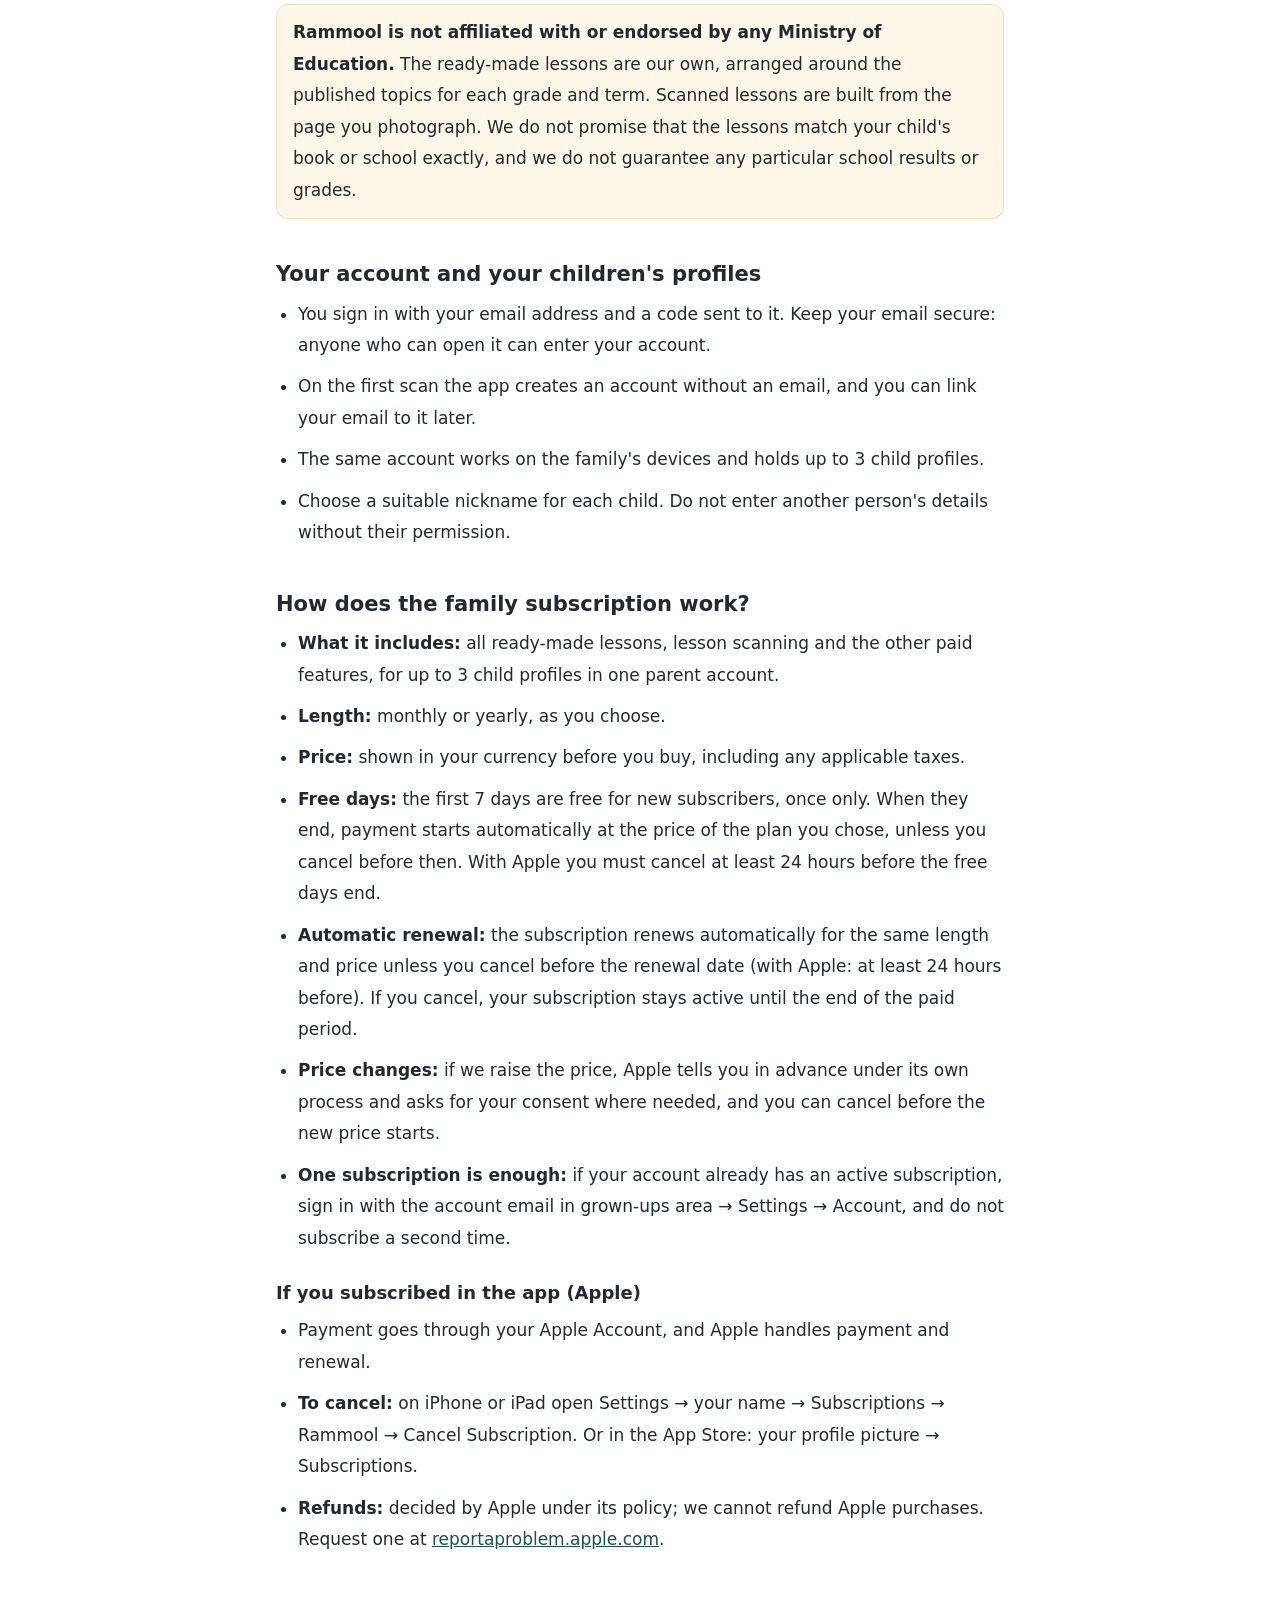
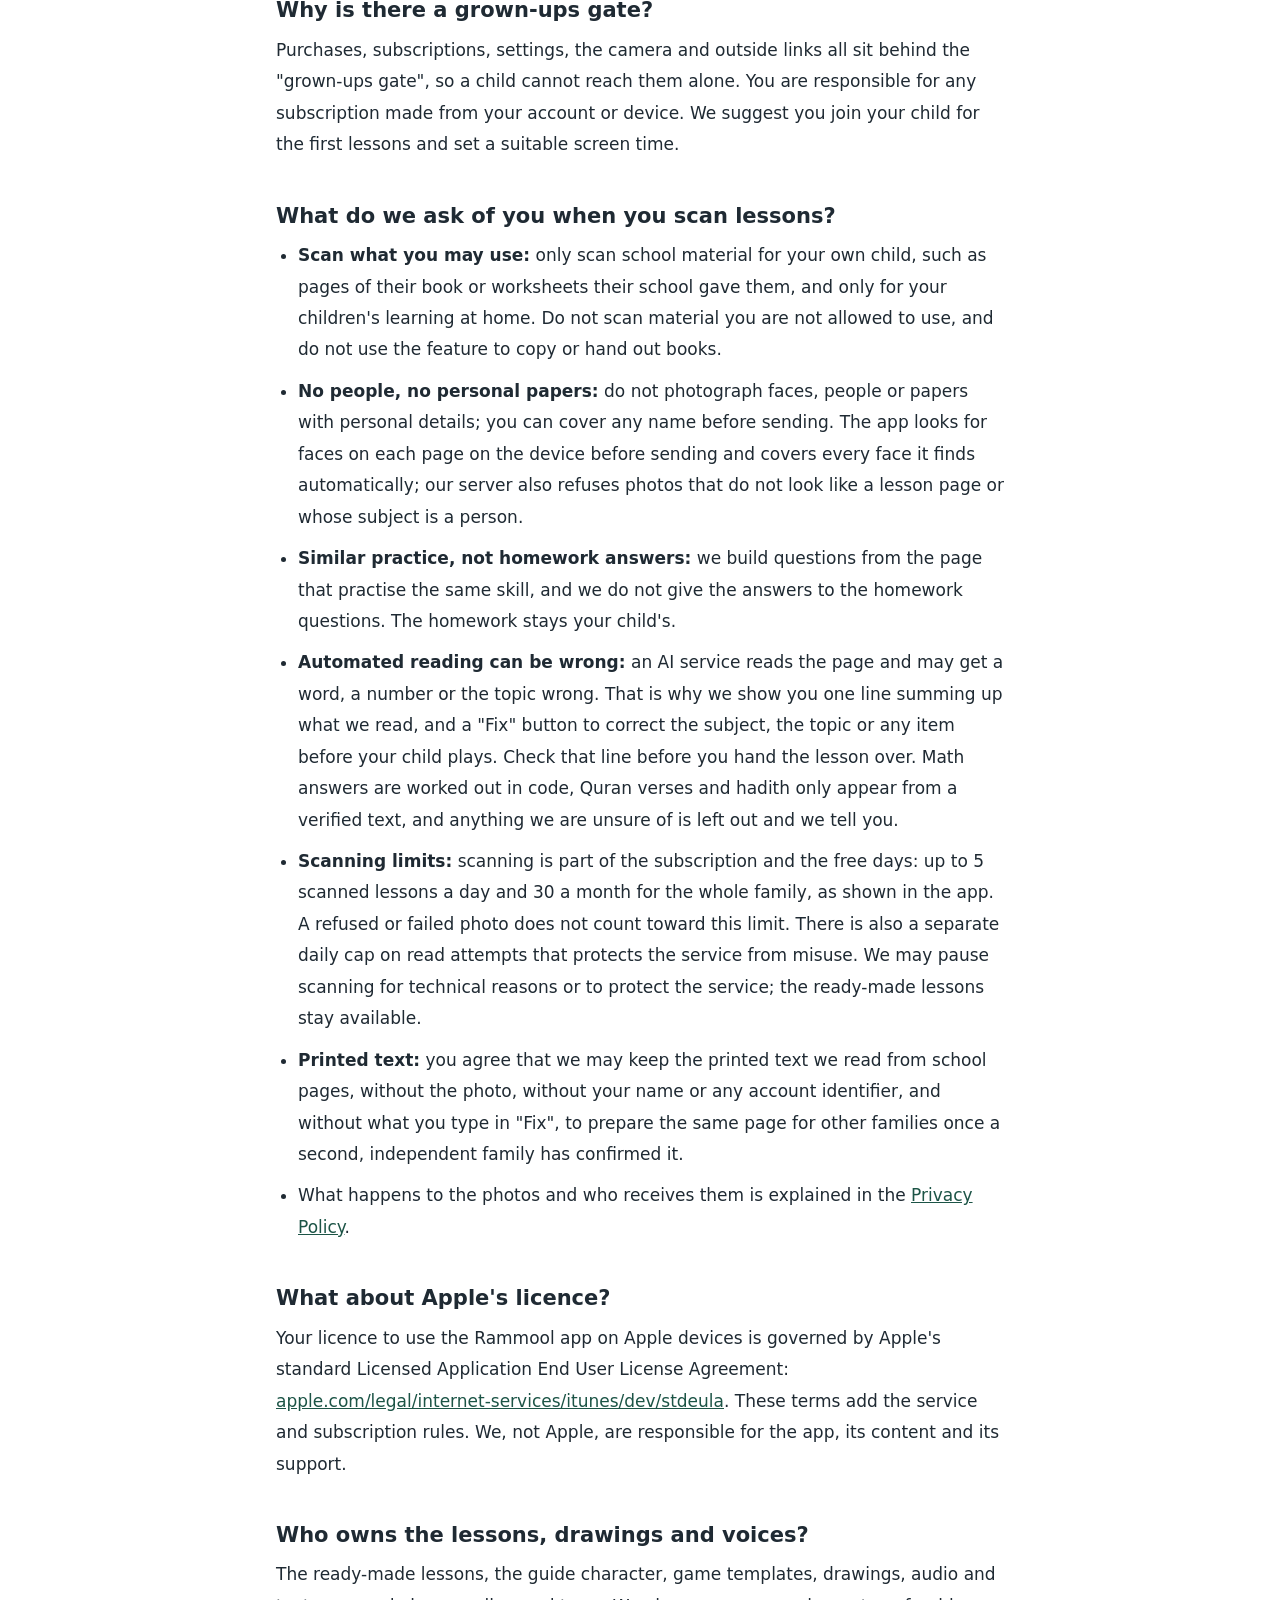
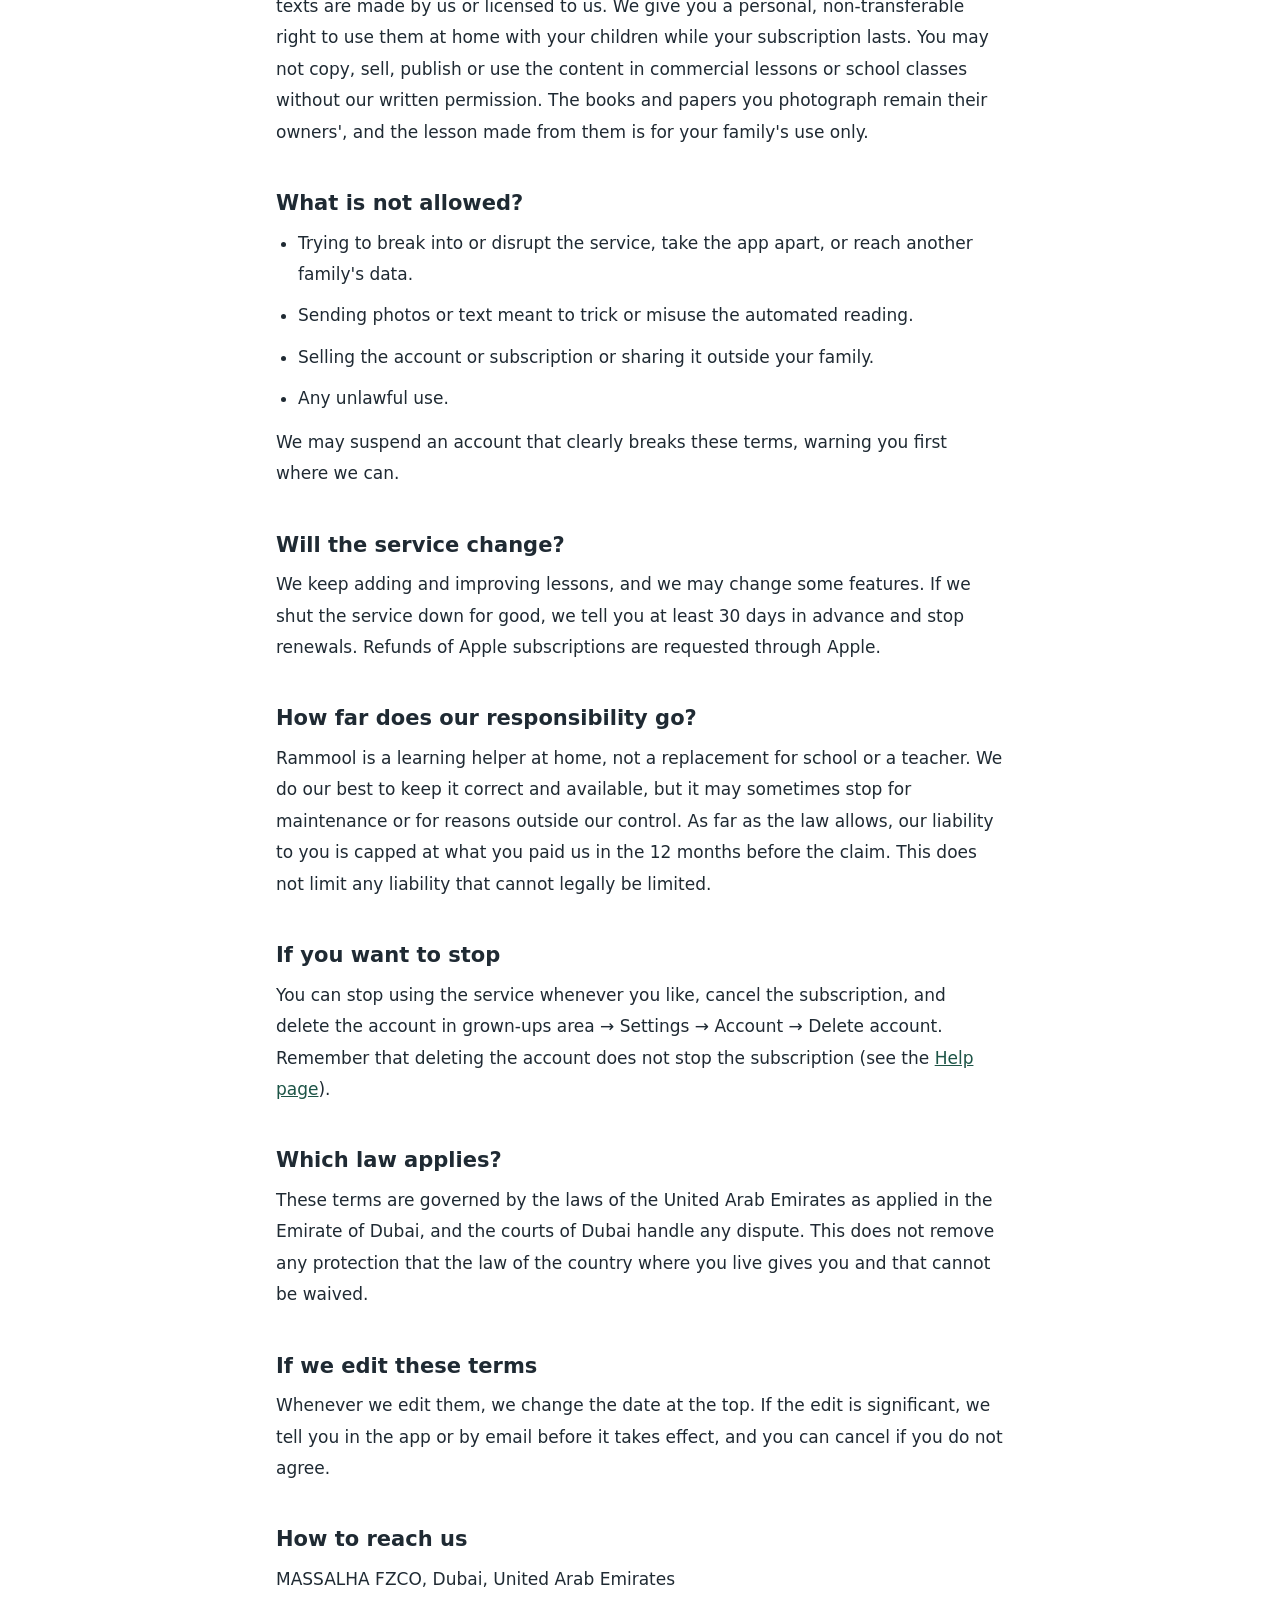
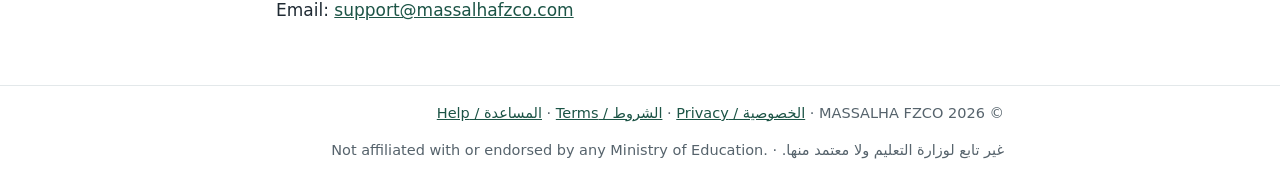
<file: terms/index.html>
<!doctype html>
<html lang="ar" dir="rtl">
<head>
<meta charset="utf-8">
<meta name="viewport" content="width=device-width, initial-scale=1">
<title>شروط الاستخدام والاشتراك | رمّول · Terms of Use | Rammool</title>
<meta name="description" content="شروط استعمال تطبيق رمّول والاشتراك فيه. The rules for using and subscribing to Rammool.">
<meta name="color-scheme" content="light">
<style>
  :root{--bg:#ffffff;--ink:#1f2a33;--muted:#56636c;--line:#e3e8ea;--soft:#f5f8f7;--accent:#2a7363;--accent-ink:#1c5446;--note:#fff8e8;--note-line:#f0dfb4}
  *{box-sizing:border-box}
  html{-webkit-text-size-adjust:100%}
  body{margin:0;background:var(--bg);color:var(--ink);font-family:system-ui,-apple-system,'Segoe UI',Arial,sans-serif;font-size:17px;line-height:1.85}
  .skip{position:absolute;inset-inline-start:-999px;top:0;background:var(--accent);color:#fff;padding:8px 14px;border-radius:0 0 8px 8px}
  .skip:focus{inset-inline-start:16px}
  header.top{border-bottom:1px solid var(--line);background:var(--bg)}
  .bar{max-width:760px;margin:0 auto;padding:14px 16px;display:flex;flex-wrap:wrap;gap:8px 18px;align-items:center;justify-content:space-between}
  .brand{font-weight:700;font-size:20px;color:var(--ink);text-decoration:none}
  nav.links{display:flex;flex-wrap:wrap;gap:4px 14px;font-size:15px}
  nav.links a{color:var(--accent-ink);text-decoration:none;padding:4px 2px;border-bottom:2px solid transparent}
  nav.links a[aria-current="page"]{border-bottom-color:var(--accent);font-weight:700}
  main{max-width:760px;margin:0 auto;padding:8px 16px 48px}
  section.lang{padding-top:20px}
  section.lang + section.lang{border-top:6px solid var(--soft);margin-top:40px}
  h1{font-size:28px;line-height:1.4;margin:16px 0 4px}
  h2{font-size:21px;line-height:1.5;margin:34px 0 8px;padding-top:6px}
  h3{font-size:18px;margin:22px 0 6px}
  p,li{margin:0 0 10px}
  ul,ol{padding-inline-start:22px;margin:0 0 12px}
  a{color:var(--accent-ink)}
  a:focus-visible{outline:3px solid var(--accent);outline-offset:2px;border-radius:4px}
  .meta{color:var(--muted);font-size:15px;margin:0 0 14px}
  .jump{display:inline-block;font-size:15px;background:var(--soft);border:1px solid var(--line);border-radius:999px;padding:4px 14px;text-decoration:none}
  .box{background:var(--soft);border:1px solid var(--line);border-radius:14px;padding:16px 18px;margin:18px 0}
  .box h2{margin-top:0;padding-top:0}
  .box ul{margin-bottom:0}
  .note{background:var(--note);border:1px solid var(--note-line);border-radius:12px;padding:12px 16px;margin:14px 0}
  .ltr{direction:ltr;unicode-bidi:isolate}
  footer{border-top:1px solid var(--line);color:var(--muted);font-size:14.5px}
  footer .bar{display:block}
  @media (max-width:480px){body{font-size:16.5px}h1{font-size:24px}h2{font-size:19.5px}}
</style>
</head>
<body>
<a class="skip" href="#ar">الانتقال إلى المحتوى</a>
<header class="top">
  <div class="bar">
    <span class="brand">رمّول</span>
    <nav class="links" aria-label="صفحات قانونية / Legal pages">
      <a href="../privacy/">الخصوصية</a>
      <a href="../terms/" aria-current="page">الشروط</a>
      <a href="../support/">المساعدة</a>
      <a href="#en" lang="en" dir="ltr">English</a>
    </nav>
  </div>
</header>

<main>
<!-- ============================ العربية ============================ -->
<section class="lang" id="ar" lang="ar" dir="rtl">
  <h1>شروط الاستخدام والاشتراك</h1>
  <p class="meta">تطبيق «رمّول» · آخر تحديث: <span class="ltr" style="white-space:nowrap">2026-11-11</span></p>
  <p><a class="jump" href="#en" lang="en" dir="ltr">Read it in English ↓</a></p>

  <div class="box" role="note" aria-labelledby="ar-short">
    <h2 id="ar-short">قبل أن تبدأ</h2>
    <ul>
      <li>أول 7 أيام مجانية للمشتركين الجدد. إذا ألغيت قبل نهايتها، لن تدفع شيئاً.</li>
      <li>الاشتراك يتجدّد تلقائياً كل شهر أو كل سنة، حتى تلغيه.</li>
      <li>الإلغاء سهل: من إعدادات حسابك في Apple، في أي وقت.</li>
      <li>اشتراك واحد للعائلة يشمل حتى 3 أطفال.</li>
      <li>في «صوّر الدرس» تقرأ الصفحة خدمة آلية قد تخطئ. لذلك راجع سطر الدرس قبل أن تعطيه لطفلك.</li>
      <li><strong>«رمّول» غير تابع لوزارة التعليم ولا معتمد منها.</strong></li>
    </ul>
  </div>

  <h2 id="ar-agree">بيننا وبينك</h2>
  <p>هذه الشروط اتفاق بينك وبين شركة <span class="ltr">MASSALHA FZCO</span> في دبي، الإمارات العربية المتحدة («نحن»)، على استعمال تطبيق «رمّول» («الخدمة»). عندما تستعمل الخدمة أو تشترك فيها، فأنت توافق على هذه الشروط وعلى <a href="../privacy/">سياسة الخصوصية</a>.</p>
  <p>صاحب الحساب والمشترك وليّ أمر عمره 18 سنة أو أكثر. الأطفال يتعلّمون من خلال حساب وليّ الأمر، وتحت إشرافه.</p>

  <h2 id="ar-service">ماذا يقدّم «رمّول»؟</h2>
  <p>«رمّول» تطبيق تعليمي لأطفال الصفوف من الأول إلى الثالث، فيه:</p>
  <ul>
    <li><strong>«صوّر الدرس»:</strong> يصوّر وليّ الأمر صفحة من كتاب المدرسة أو ورقة عمل، فنقرأها ونحوّلها لعبة يلعبها الطفل، في الإنجليزية والرياضيات واللغة العربية والعلوم.</li>
    <li><strong>دروس جاهزة</strong> في الإنجليزية والرياضيات، مرتّبة حسب الصف والفصل الدراسي، يشرحها دليل يتكلّم العربية، للأيام التي لا واجب فيها وللعطلات.</li>
    <li><strong>قسم الأهل</strong> فيه التقرير والشهادات ومكتبة دروس الصفحات التي صوّرتها، ونصائح للمساعدة في البيت.</li>
  </ul>
  <div class="note"><strong>«رمّول» غير تابع لوزارة التعليم ولا معتمد منها.</strong> الدروس الجاهزة من صنعنا، ونرتّبها حسب المواضيع المعلنة لكل صف وفصل. ودروس الصفحات التي صوّرتها نبنيها من الصفحة التي تصوّرها أنت. لا نعدك بأن تطابق الدروس كتاب طفلك أو ما تدرّسه مدرسته بالضبط، ولا نضمن نتائج أو علامات معيّنة في المدرسة.</div>

  <h2 id="ar-account">حسابك وملفات أطفالك</h2>
  <ul>
    <li>تسجّل الدخول ببريدك الإلكتروني، ورمز يصلك عليه. حافظ على أمان بريدك، لأن من يفتحه يستطيع دخول حسابك.</li>
    <li>عند أول تصوير ينشئ التطبيق حساباً بدون بريد، وتستطيع ربط بريدك به لاحقاً.</li>
    <li>الحساب نفسه يعمل على أجهزة العائلة، وفيه حتى 3 ملفات أطفال.</li>
    <li>اختر لكل طفل اسماً قصيراً لائقاً. لا تكتب بيانات شخص آخر بدون إذنه.</li>
  </ul>

  <h2 id="ar-sub">كيف يعمل الاشتراك العائلي؟</h2>
  <ul>
    <li><strong>ماذا يشمل:</strong> كل الدروس الجاهزة، وتصوير الدروس، وبقية المزايا المدفوعة، حتى 3 ملفات أطفال في حساب وليّ أمر واحد.</li>
    <li><strong>المدة:</strong> شهرية أو سنوية، حسب اختيارك.</li>
    <li><strong>السعر:</strong> يظهر السعر بعملتك قبل الشراء، ويشمل الضرائب المطبّقة إن وُجدت.</li>
    <li><strong>الأيام المجانية:</strong> أول 7 أيام مجانية للمشتركين الجدد، مرة واحدة فقط. بعد نهايتها يبدأ الدفع تلقائياً بسعر الخطة التي اخترتها، إلا إذا ألغيت قبل ذلك. في Apple يجب أن تلغي قبل نهاية الأيام المجانية بـ 24 ساعة على الأقل.</li>
    <li><strong>التجديد التلقائي:</strong> يتجدّد الاشتراك تلقائياً لمدة مماثلة وبنفس السعر، إلا إذا ألغيته قبل تاريخ التجديد (في Apple: قبله بـ 24 ساعة على الأقل). ويستمرّ اشتراكك حتى نهاية المدة المدفوعة، حتى لو ألغيته.</li>
    <li><strong>تغيير السعر:</strong> إذا رفعنا السعر، تخبرك Apple مسبقاً حسب إجراءاتها، وتطلب موافقتك عندما يلزم. ويمكنك الإلغاء قبل أن يبدأ السعر الجديد.</li>
    <li><strong>اشتراك واحد يكفي:</strong> إذا كان لحسابك اشتراك فعّال، سجّل الدخول ببريد الحساب في قسم الأهل ← الإعدادات ← الحساب، ولا تشترك مرة ثانية.</li>
  </ul>

  <h3 id="ar-app-sub">إذا اشتركت من التطبيق (Apple)</h3>
  <ul>
    <li>تدفع عبر حسابك في Apple، وApple تدير الدفع والتجديد.</li>
    <li><strong>الإلغاء:</strong> على iPhone أو iPad افتح الإعدادات ← اسمك في الأعلى ← الاشتراكات ← رمّول ← إلغاء الاشتراك. أو من App Store: صورتك الشخصية ← الاشتراكات.</li>
    <li><strong>الاسترداد:</strong> Apple تقرّره حسب سياستها، ولا نستطيع ردّ مبالغ عن مشتريات Apple. اطلبه من <a href="https://reportaproblem.apple.com" class="ltr">reportaproblem.apple.com</a>.</li>
  </ul>


  <h2 id="ar-gate">لماذا يوجد «سؤال للأهل»؟</h2>
  <p>الشراء والاشتراك والإعدادات والكاميرا والروابط الخارجية كلها خلف «سؤال للأهل»، حتى لا يصل إليها الطفل وحده. أنت مسؤول عن أي اشتراك يحدث من حسابك أو جهازك. ننصحك أن ترافق طفلك في الدروس الأولى، وأن تحدّد له وقتاً مناسباً أمام الشاشة.</p>

  <h2 id="ar-scan">ماذا نطلب منك عند تصوير الدروس؟</h2>
  <ul>
    <li><strong>صوّر ما يحقّ لك استعماله:</strong> صوّر فقط مواد مدرسية لطفلك، مثل صفحات كتابه أو أوراق عمل أعطته إياها المدرسة، وفقط لتعلّم أطفالك في البيت. لا تصوّر مواد لا يحقّ لك استعمالها، ولا تستعمل الميزة لنسخ كتب أو توزيعها.</li>
    <li><strong>لا أشخاص ولا وثائق شخصية:</strong> لا تصوّر وجوهاً أو أشخاصاً أو أوراقاً فيها بيانات شخصية. ويمكنك تغطية أي اسم قبل الإرسال. قبل الإرسال يبحث التطبيق على الجهاز عن الوجوه في الصفحة، ويغطّي كل وجه يجده تلقائياً. ونرفض على خادمنا أيضاً الصورة التي لا تبدو صفحة درس، أو التي موضوعها شخص.</li>
    <li><strong>تمارين مشابهة، لا حلول للواجب:</strong> نصنع من الصفحة أسئلة تدرّب على المهارة نفسها، ولا نعطي إجابات أسئلة الواجب. الواجب يبقى لطفلك.</li>
    <li><strong>القراءة الآلية قد تخطئ:</strong> تقرأ الصفحة خدمة ذكاء اصطناعي، وقد تخطئ في كلمة أو رقم أو موضوع. لذلك نعرض عليك سطراً يلخّص ما قرأناه، وزر «إصلاح» لتصحيح المادة أو الموضوع أو أي عنصر، قبل أن يلعب طفلك. راجع السطر قبل أن تعطي الدرس لطفلك. نحسب أجوبة الحساب بالبرمجة، والآيات والأحاديث لا تظهر إلا من نص موثّق. وما لم نتأكّد منه نتركه، ونخبرك.</li>
    <li><strong>حدود التصوير:</strong> التصوير جزء من الاشتراك والأيام المجانية: حتى 5 دروس مصوّرة في اليوم و30 في الشهر للعائلة كلها، كما يظهر في التطبيق. الصورة المرفوضة أو التي لم تنجح لا نحسبها من هذا الحدّ. ولمحاولات القراءة في اليوم حدّ آخر يحمي الخدمة من الإساءة. وقد نوقف التصوير مؤقتاً لأسباب تقنية أو لحماية الخدمة، وتبقى الدروس الجاهزة متاحة.</li>
    <li><strong>النص المطبوع:</strong> توافق على أن نحفظ النص المطبوع الذي نقرؤه من صفحات المدرسة، بدون الصورة، وبدون اسمك أو أي معرّف لحسابك، وبدون ما تكتبه في «إصلاح». الغرض: أن نجهّز الصفحة نفسها لعائلات أخرى، بعد أن تؤكّدها عائلة ثانية مستقلة.</li>
    <li>ماذا يحدث للصور، ولمن نرسلها، تجده في <a href="../privacy/#ar-scan">سياسة الخصوصية</a>.</li>
  </ul>

  <h2 id="ar-apple">ماذا عن اتفاقية Apple؟</h2>
  <p>ترخيص استعمال تطبيق «رمّول» على أجهزة Apple تحكمه اتفاقية ترخيص المستخدم النهائي القياسية من Apple <span class="ltr">(Licensed Application End User License Agreement)</span>: <a href="https://www.apple.com/legal/internet-services/itunes/dev/stdeula/" class="ltr">apple.com/legal/internet-services/itunes/dev/stdeula</a>. وتضيف هذه الشروط أحكام الخدمة والاشتراك. نحن، وليس Apple، المسؤولون عن التطبيق ومحتواه ودعمه.</p>

  <h2 id="ar-content">لمن الدروس والرسوم والأصوات؟</h2>
  <p>الدروس الجاهزة والدليل وقوالب الألعاب والرسوم والأصوات والنصوص من صنعنا، أو مرخّصة لنا. نعطيك حقاً شخصياً، لا يمكن تحويله لغيرك، لتستعملها في البيت مع أطفالك طوال مدة اشتراكك. لا يجوز نسخ المحتوى أو بيعه أو نشره أو استعماله في دروس تجارية أو صفوف مدرسية بدون إذن كتابي منا. وما تصوّره من كتب وأوراق يبقى لأصحابه، والدرس المصنوع منه لاستعمال عائلتك فقط.</p>

  <h2 id="ar-use">ماذا لا نسمح به؟</h2>
  <ul>
    <li>محاولة اختراق الخدمة أو تعطيلها، أو تفكيك التطبيق، أو الوصول إلى بيانات عائلة أخرى.</li>
    <li>إرسال صور أو نصوص تحاول خداع القراءة الآلية أو إساءة استعمالها.</li>
    <li>بيع الحساب أو الاشتراك، أو مشاركته خارج عائلتك.</li>
    <li>أي استعمال مخالف للقانون.</li>
  </ul>
  <p>قد نوقف حساباً يخالف هذه الشروط بشكل واضح، وننبّهك قبل ذلك عندما يمكن.</p>

  <h2 id="ar-change">هل تتغيّر الخدمة؟</h2>
  <p>نضيف الدروس ونحسّنها باستمرار، وقد نغيّر بعض المزايا. إذا أوقفنا الخدمة نهائياً، نخبرك قبل 30 يوماً على الأقل، ونوقف التجديد. واسترداد اشتراك Apple تطلبه من Apple.</p>

  <h2 id="ar-liability">إلى أي حدّ نتحمّل المسؤولية؟</h2>
  <p>«رمّول» مساعد تعليمي في البيت، وليس بديلاً عن المدرسة أو المعلّم. نبذل جهدنا ليكون صحيحاً ومتاحاً، لكنه قد يتوقف أحياناً للصيانة أو لأسباب خارجة عن إرادتنا. بالقدر الذي يسمح به القانون، لا تتجاوز مسؤوليتنا تجاهك ما دفعته لنا خلال آخر 12 شهراً قبل المطالبة. ولا يحدّ هذا من أي مسؤولية لا يجوز قانوناً تحديدها.</p>

  <h2 id="ar-stop">إذا أردت التوقف</h2>
  <p>تستطيع التوقف عن استعمال الخدمة في أي وقت، وإلغاء الاشتراك، وحذف الحساب من قسم الأهل ← الإعدادات ← الحساب ← حذف الحساب. تذكّر أن حذف الحساب لا يوقف الاشتراك (انظر <a href="../support/">صفحة المساعدة</a>).</p>

  <h2 id="ar-law">أي قانون يحكم هذه الشروط؟</h2>
  <p>تحكم هذه الشروط قوانين دولة الإمارات العربية المتحدة كما تُطبَّق في إمارة دبي، ومحاكم دبي هي المختصة بأي نزاع. ولا يلغي ذلك أي حماية يعطيك إياها قانون بلد إقامتك، إذا كان لا يجوز التنازل عنها.</p>

  <h2 id="ar-edits">إذا عدّلنا هذه الشروط</h2>
  <p>عند أي تعديل، نغيّر التاريخ أعلى الصفحة. وإذا كان التعديل مهماً، نخبرك في التطبيق أو بالبريد قبل أن نبدأ العمل به. ويمكنك الإلغاء إذا لم توافق.</p>

  <h2 id="ar-contact">كيف تتواصل معنا؟</h2>
  <p><span class="ltr">MASSALHA FZCO</span>، دبي، الإمارات العربية المتحدة<br>البريد: <a href="mailto:support@massalhafzco.com" class="ltr">support@massalhafzco.com</a></p>
</section>

<!-- ============================ English ============================ -->
<section class="lang" id="en" lang="en" dir="ltr">
  <h1>Terms of Use and Subscription</h1>
  <p class="meta">The Rammool app · Last updated: 2026-11-11</p>
  <p><a class="jump" href="#ar" lang="ar" dir="rtl">↑ اقرأها بالعربية</a></p>
  <p class="meta">Both language versions carry the same content.</p>

  <div class="box" role="note" aria-labelledby="en-short">
    <h2 id="en-short">Before you start</h2>
    <ul>
      <li>The first 7 days are free for new subscribers. Cancel before they end and you pay nothing.</li>
      <li>The subscription renews automatically every month or every year until you cancel.</li>
      <li>Cancelling is easy: in your Apple Account settings, at any time.</li>
      <li>One family subscription covers up to 3 children.</li>
      <li>In "Snap the lesson" an automated service reads the page and can get things wrong, so check the lesson line before you hand it to your child.</li>
      <li><strong>Rammool is not affiliated with or endorsed by any Ministry of Education.</strong></li>
    </ul>
  </div>

  <h2 id="en-agree">Between you and us</h2>
  <p>These terms are an agreement between you and MASSALHA FZCO, Dubai, United Arab Emirates ("we"), for the use of the Rammool app ("the service"). When you use or subscribe to the service, you agree to these terms and to the <a href="../privacy/#en">Privacy Policy</a>.</p>
  <p>The account holder and subscriber is a parent or guardian aged 18 or over. Children learn through the parent's account and under the parent's supervision.</p>

  <h2 id="en-service">What does Rammool offer?</h2>
  <p>Rammool is a learning app for children in Grades 1 to 3, with:</p>
  <ul>
    <li><strong>"Snap the lesson":</strong> the parent photographs a page from a school book or worksheet, and we read it and turn it into a challenge for the child, in English, math, Arabic and science.</li>
    <li><strong>Ready-made lessons</strong> in English and math, arranged by grade and school term and explained by an Arabic-speaking guide, for days without homework and for the holidays.</li>
    <li><strong>A grown-ups area</strong> with the report, certificates, the library of scanned lessons and tips for helping at home.</li>
  </ul>
  <div class="note"><strong>Rammool is not affiliated with or endorsed by any Ministry of Education.</strong> The ready-made lessons are our own, arranged around the published topics for each grade and term. Scanned lessons are built from the page you photograph. We do not promise that the lessons match your child's book or school exactly, and we do not guarantee any particular school results or grades.</div>

  <h2 id="en-account">Your account and your children's profiles</h2>
  <ul>
    <li>You sign in with your email address and a code sent to it. Keep your email secure: anyone who can open it can enter your account.</li>
    <li>On the first scan the app creates an account without an email, and you can link your email to it later.</li>
    <li>The same account works on the family's devices and holds up to 3 child profiles.</li>
    <li>Choose a suitable nickname for each child. Do not enter another person's details without their permission.</li>
  </ul>

  <h2 id="en-sub">How does the family subscription work?</h2>
  <ul>
    <li><strong>What it includes:</strong> all ready-made lessons, lesson scanning and the other paid features, for up to 3 child profiles in one parent account.</li>
    <li><strong>Length:</strong> monthly or yearly, as you choose.</li>
    <li><strong>Price:</strong> shown in your currency before you buy, including any applicable taxes.</li>
    <li><strong>Free days:</strong> the first 7 days are free for new subscribers, once only. When they end, payment starts automatically at the price of the plan you chose, unless you cancel before then. With Apple you must cancel at least 24 hours before the free days end.</li>
    <li><strong>Automatic renewal:</strong> the subscription renews automatically for the same length and price unless you cancel before the renewal date (with Apple: at least 24 hours before). If you cancel, your subscription stays active until the end of the paid period.</li>
    <li><strong>Price changes:</strong> if we raise the price, Apple tells you in advance under its own process and asks for your consent where needed, and you can cancel before the new price starts.</li>
    <li><strong>One subscription is enough:</strong> if your account already has an active subscription, sign in with the account email in grown-ups area → Settings → Account, and do not subscribe a second time.</li>
  </ul>

  <h3 id="en-app-sub">If you subscribed in the app (Apple)</h3>
  <ul>
    <li>Payment goes through your Apple Account, and Apple handles payment and renewal.</li>
    <li><strong>To cancel:</strong> on iPhone or iPad open Settings → your name → Subscriptions → Rammool → Cancel Subscription. Or in the App Store: your profile picture → Subscriptions.</li>
    <li><strong>Refunds:</strong> decided by Apple under its policy; we cannot refund Apple purchases. Request one at <a href="https://reportaproblem.apple.com">reportaproblem.apple.com</a>.</li>
  </ul>


  <h2 id="en-gate">Why is there a grown-ups gate?</h2>
  <p>Purchases, subscriptions, settings, the camera and outside links all sit behind the "grown-ups gate", so a child cannot reach them alone. You are responsible for any subscription made from your account or device. We suggest you join your child for the first lessons and set a suitable screen time.</p>

  <h2 id="en-scan">What do we ask of you when you scan lessons?</h2>
  <ul>
    <li><strong>Scan what you may use:</strong> only scan school material for your own child, such as pages of their book or worksheets their school gave them, and only for your children's learning at home. Do not scan material you are not allowed to use, and do not use the feature to copy or hand out books.</li>
    <li><strong>No people, no personal papers:</strong> do not photograph faces, people or papers with personal details; you can cover any name before sending. The app looks for faces on each page on the device before sending and covers every face it finds automatically; our server also refuses photos that do not look like a lesson page or whose subject is a person.</li>
    <li><strong>Similar practice, not homework answers:</strong> we build questions from the page that practise the same skill, and we do not give the answers to the homework questions. The homework stays your child's.</li>
    <li><strong>Automated reading can be wrong:</strong> an AI service reads the page and may get a word, a number or the topic wrong. That is why we show you one line summing up what we read, and a "Fix" button to correct the subject, the topic or any item before your child plays. Check that line before you hand the lesson over. Math answers are worked out in code, Quran verses and hadith only appear from a verified text, and anything we are unsure of is left out and we tell you.</li>
    <li><strong>Scanning limits:</strong> scanning is part of the subscription and the free days: up to 5 scanned lessons a day and 30 a month for the whole family, as shown in the app. A refused or failed photo does not count toward this limit. There is also a separate daily cap on read attempts that protects the service from misuse. We may pause scanning for technical reasons or to protect the service; the ready-made lessons stay available.</li>
    <li><strong>Printed text:</strong> you agree that we may keep the printed text we read from school pages, without the photo, without your name or any account identifier, and without what you type in "Fix", to prepare the same page for other families once a second, independent family has confirmed it.</li>
    <li>What happens to the photos and who receives them is explained in the <a href="../privacy/#en-scan">Privacy Policy</a>.</li>
  </ul>

  <h2 id="en-apple">What about Apple's licence?</h2>
  <p>Your licence to use the Rammool app on Apple devices is governed by Apple's standard Licensed Application End User License Agreement: <a href="https://www.apple.com/legal/internet-services/itunes/dev/stdeula/">apple.com/legal/internet-services/itunes/dev/stdeula</a>. These terms add the service and subscription rules. We, not Apple, are responsible for the app, its content and its support.</p>

  <h2 id="en-content">Who owns the lessons, drawings and voices?</h2>
  <p>The ready-made lessons, the guide character, game templates, drawings, audio and texts are made by us or licensed to us. We give you a personal, non-transferable right to use them at home with your children while your subscription lasts. You may not copy, sell, publish or use the content in commercial lessons or school classes without our written permission. The books and papers you photograph remain their owners', and the lesson made from them is for your family's use only.</p>

  <h2 id="en-use">What is not allowed?</h2>
  <ul>
    <li>Trying to break into or disrupt the service, take the app apart, or reach another family's data.</li>
    <li>Sending photos or text meant to trick or misuse the automated reading.</li>
    <li>Selling the account or subscription or sharing it outside your family.</li>
    <li>Any unlawful use.</li>
  </ul>
  <p>We may suspend an account that clearly breaks these terms, warning you first where we can.</p>

  <h2 id="en-change">Will the service change?</h2>
  <p>We keep adding and improving lessons, and we may change some features. If we shut the service down for good, we tell you at least 30 days in advance and stop renewals. Refunds of Apple subscriptions are requested through Apple.</p>

  <h2 id="en-liability">How far does our responsibility go?</h2>
  <p>Rammool is a learning helper at home, not a replacement for school or a teacher. We do our best to keep it correct and available, but it may sometimes stop for maintenance or for reasons outside our control. As far as the law allows, our liability to you is capped at what you paid us in the 12 months before the claim. This does not limit any liability that cannot legally be limited.</p>

  <h2 id="en-stop">If you want to stop</h2>
  <p>You can stop using the service whenever you like, cancel the subscription, and delete the account in grown-ups area → Settings → Account → Delete account. Remember that deleting the account does not stop the subscription (see the <a href="../support/#en">Help page</a>).</p>

  <h2 id="en-law">Which law applies?</h2>
  <p>These terms are governed by the laws of the United Arab Emirates as applied in the Emirate of Dubai, and the courts of Dubai handle any dispute. This does not remove any protection that the law of the country where you live gives you and that cannot be waived.</p>

  <h2 id="en-edits">If we edit these terms</h2>
  <p>Whenever we edit them, we change the date at the top. If the edit is significant, we tell you in the app or by email before it takes effect, and you can cancel if you do not agree.</p>

  <h2 id="en-contact">How to reach us</h2>
  <p>MASSALHA FZCO, Dubai, United Arab Emirates<br>Email: <a href="mailto:support@massalhafzco.com">support@massalhafzco.com</a></p>
</section>
</main>

<footer>
  <div class="bar">
    <p>© 2026 MASSALHA FZCO · <a href="../privacy/">الخصوصية / Privacy</a> · <a href="../terms/">الشروط / Terms</a> · <a href="../support/">المساعدة / Help</a></p>
    <p>غير تابع لوزارة التعليم ولا معتمد منها. · <span lang="en" dir="ltr">Not affiliated with or endorsed by any Ministry of Education.</span></p>
  </div>
</footer>
</body>
</html>
</file>
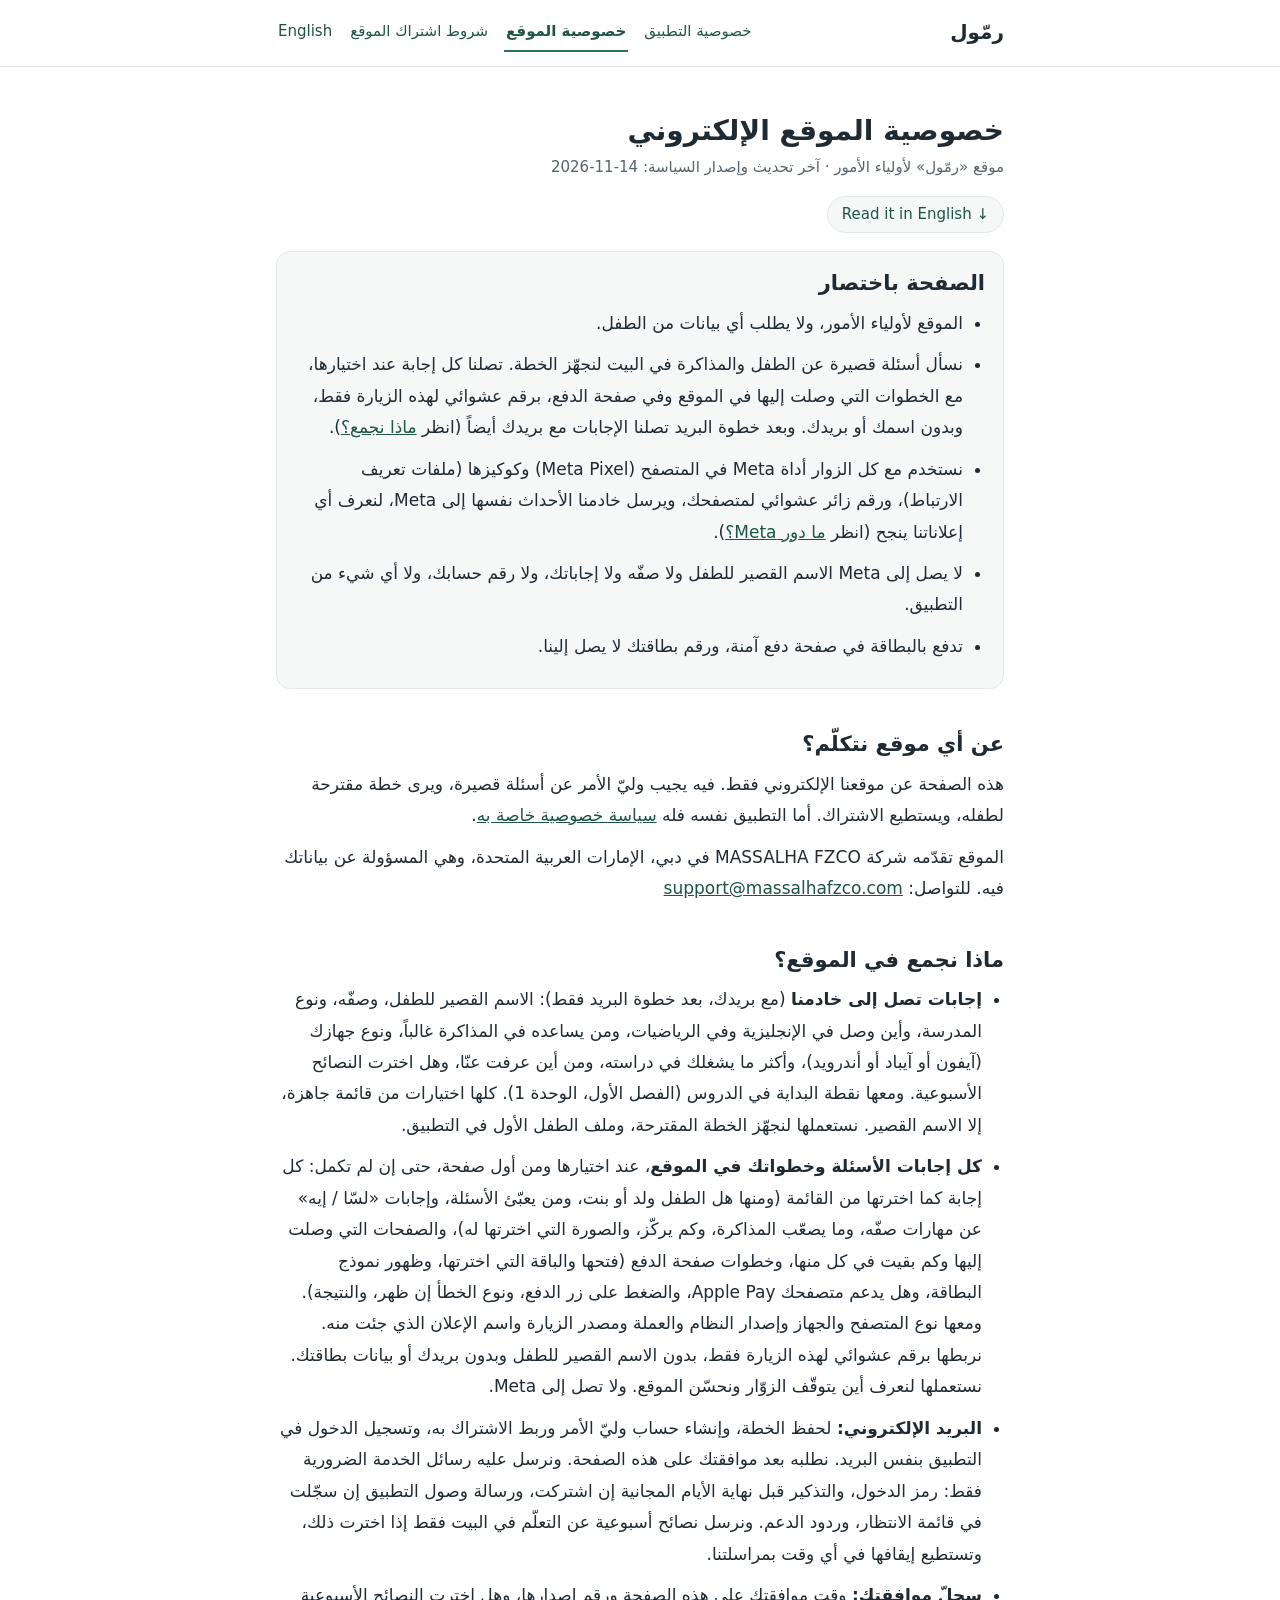
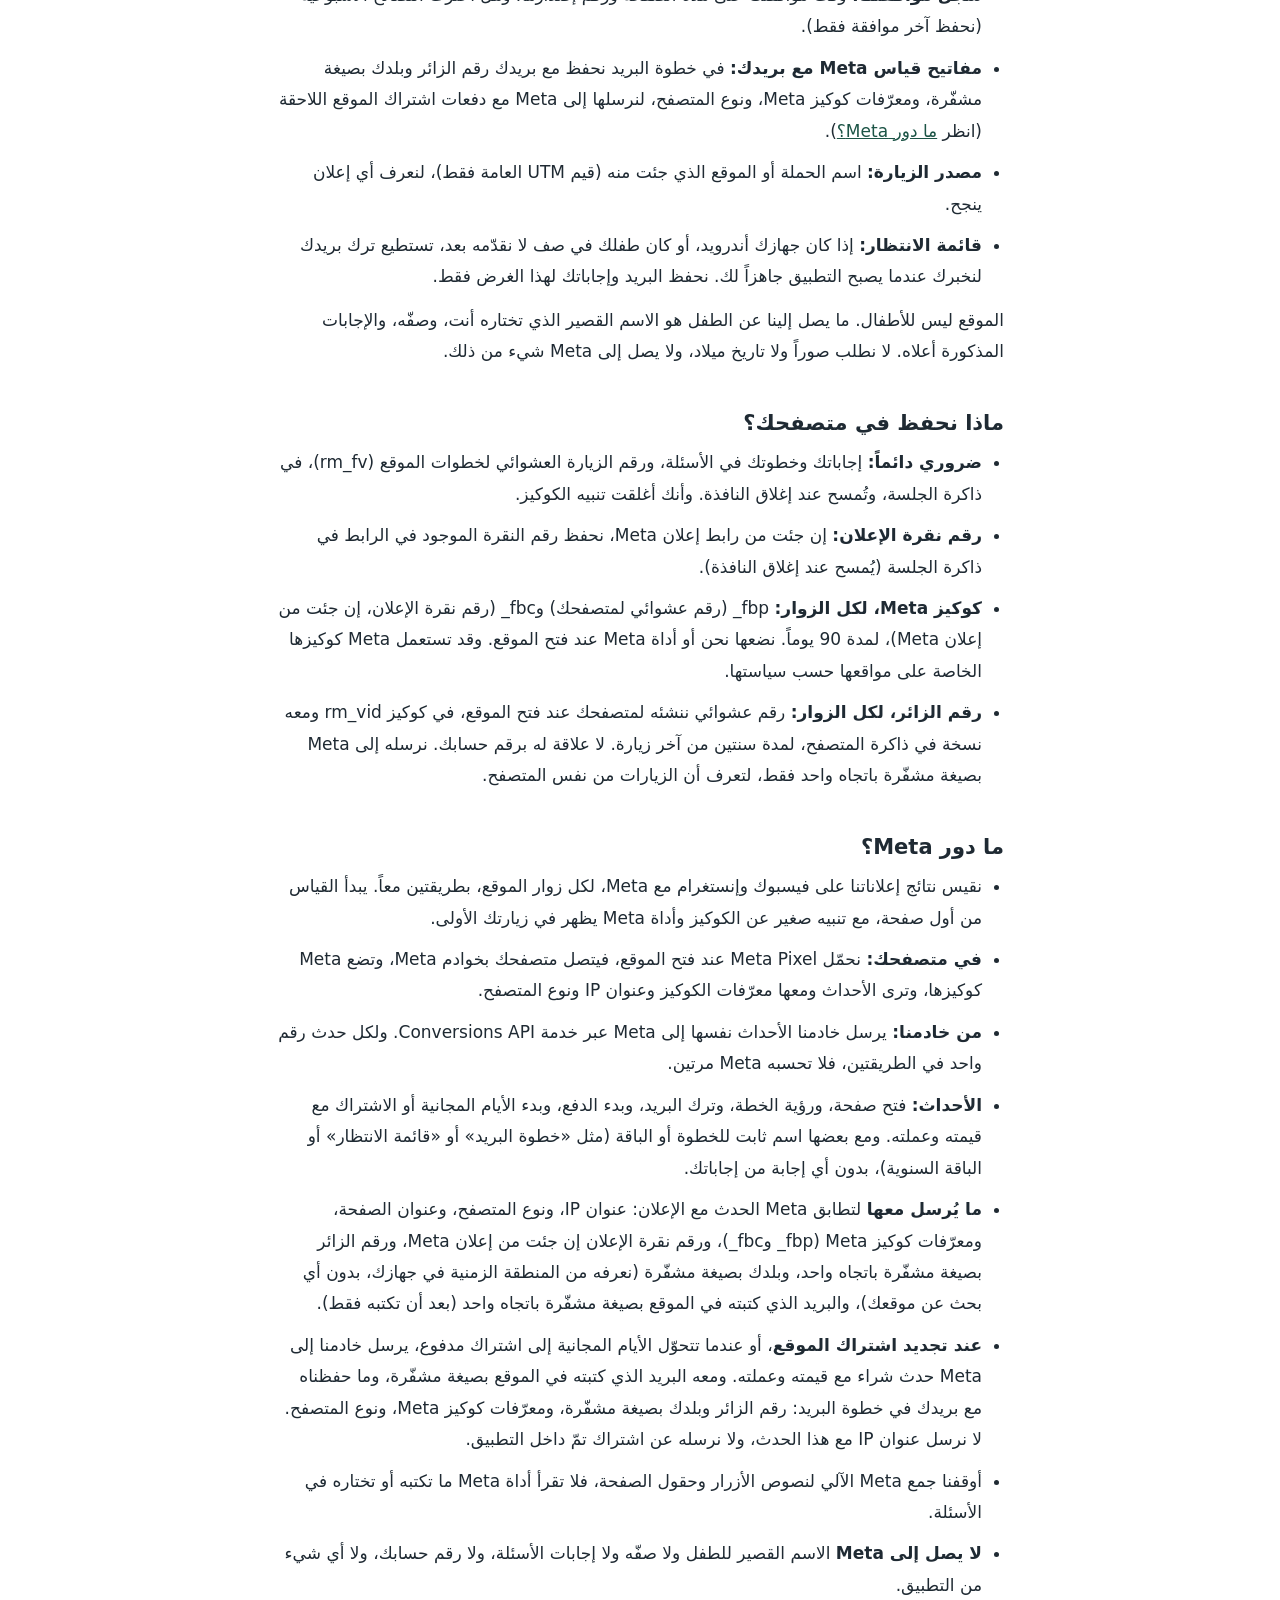
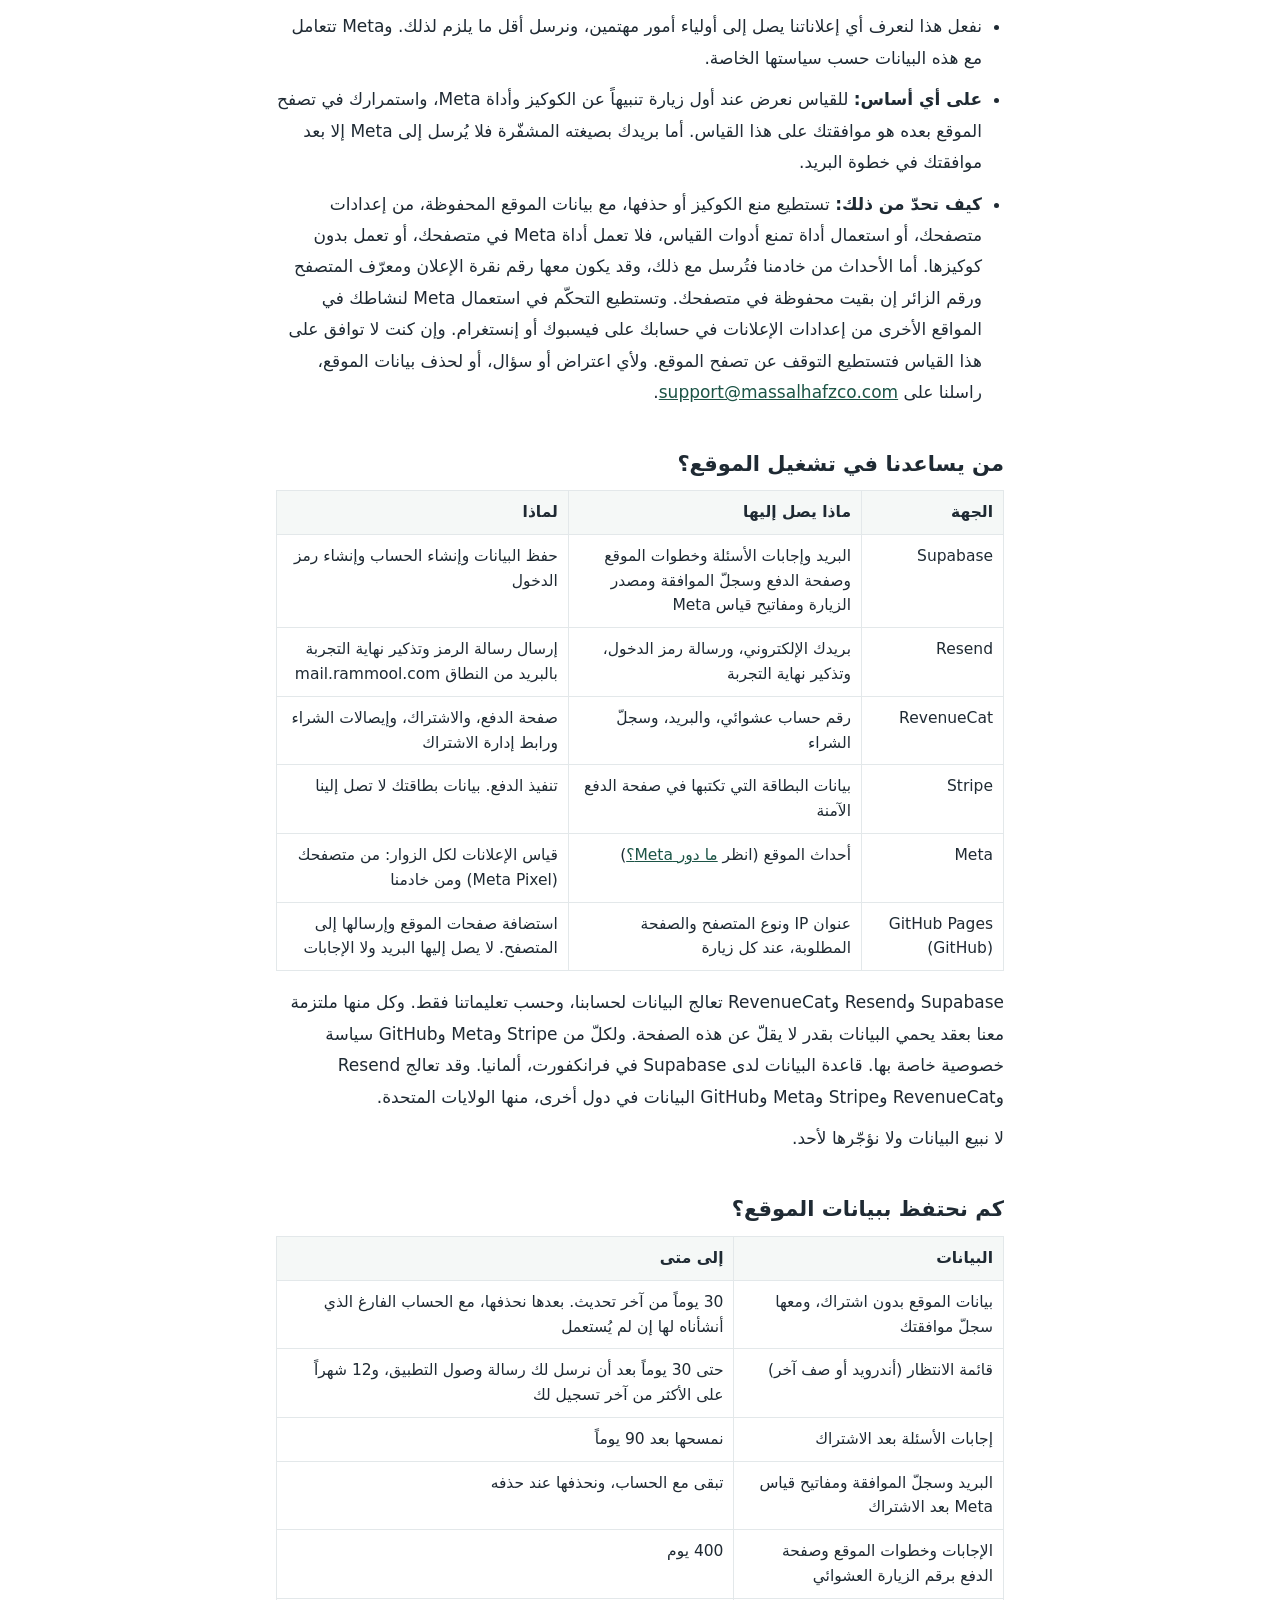
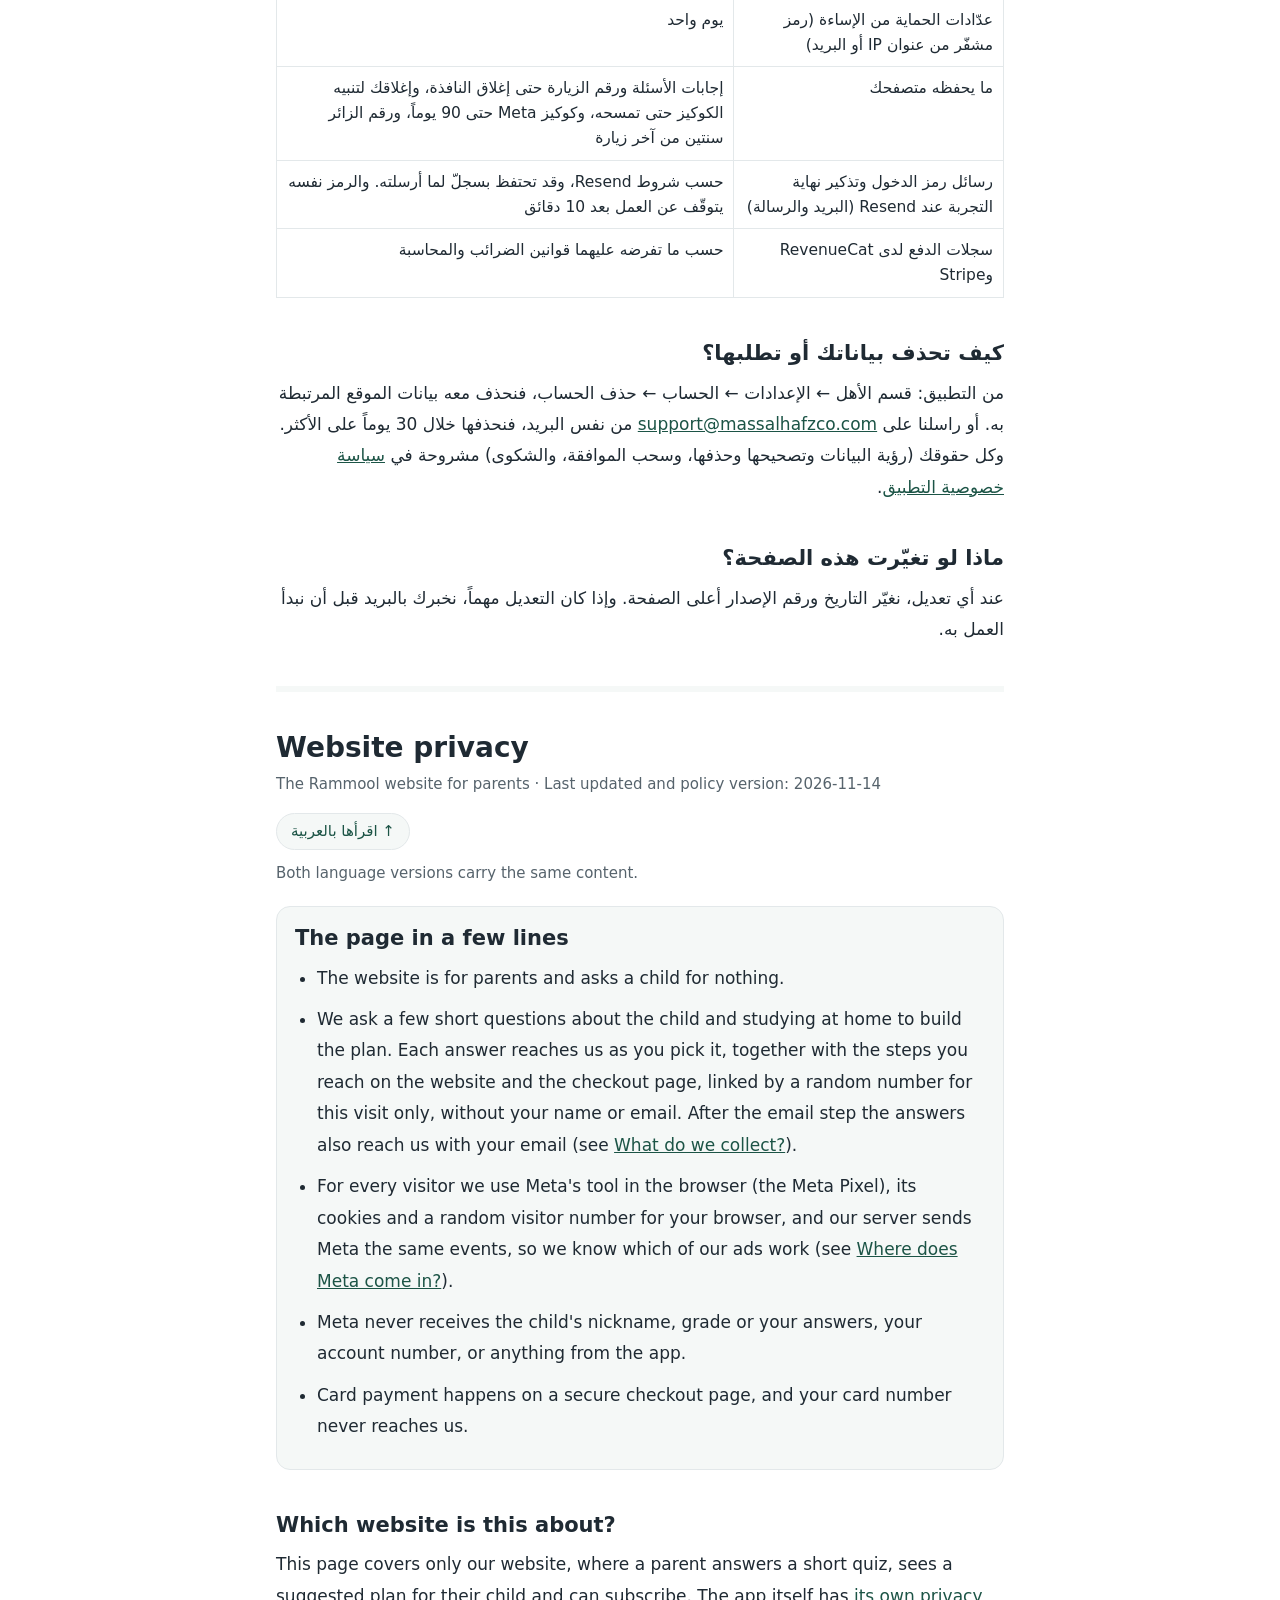
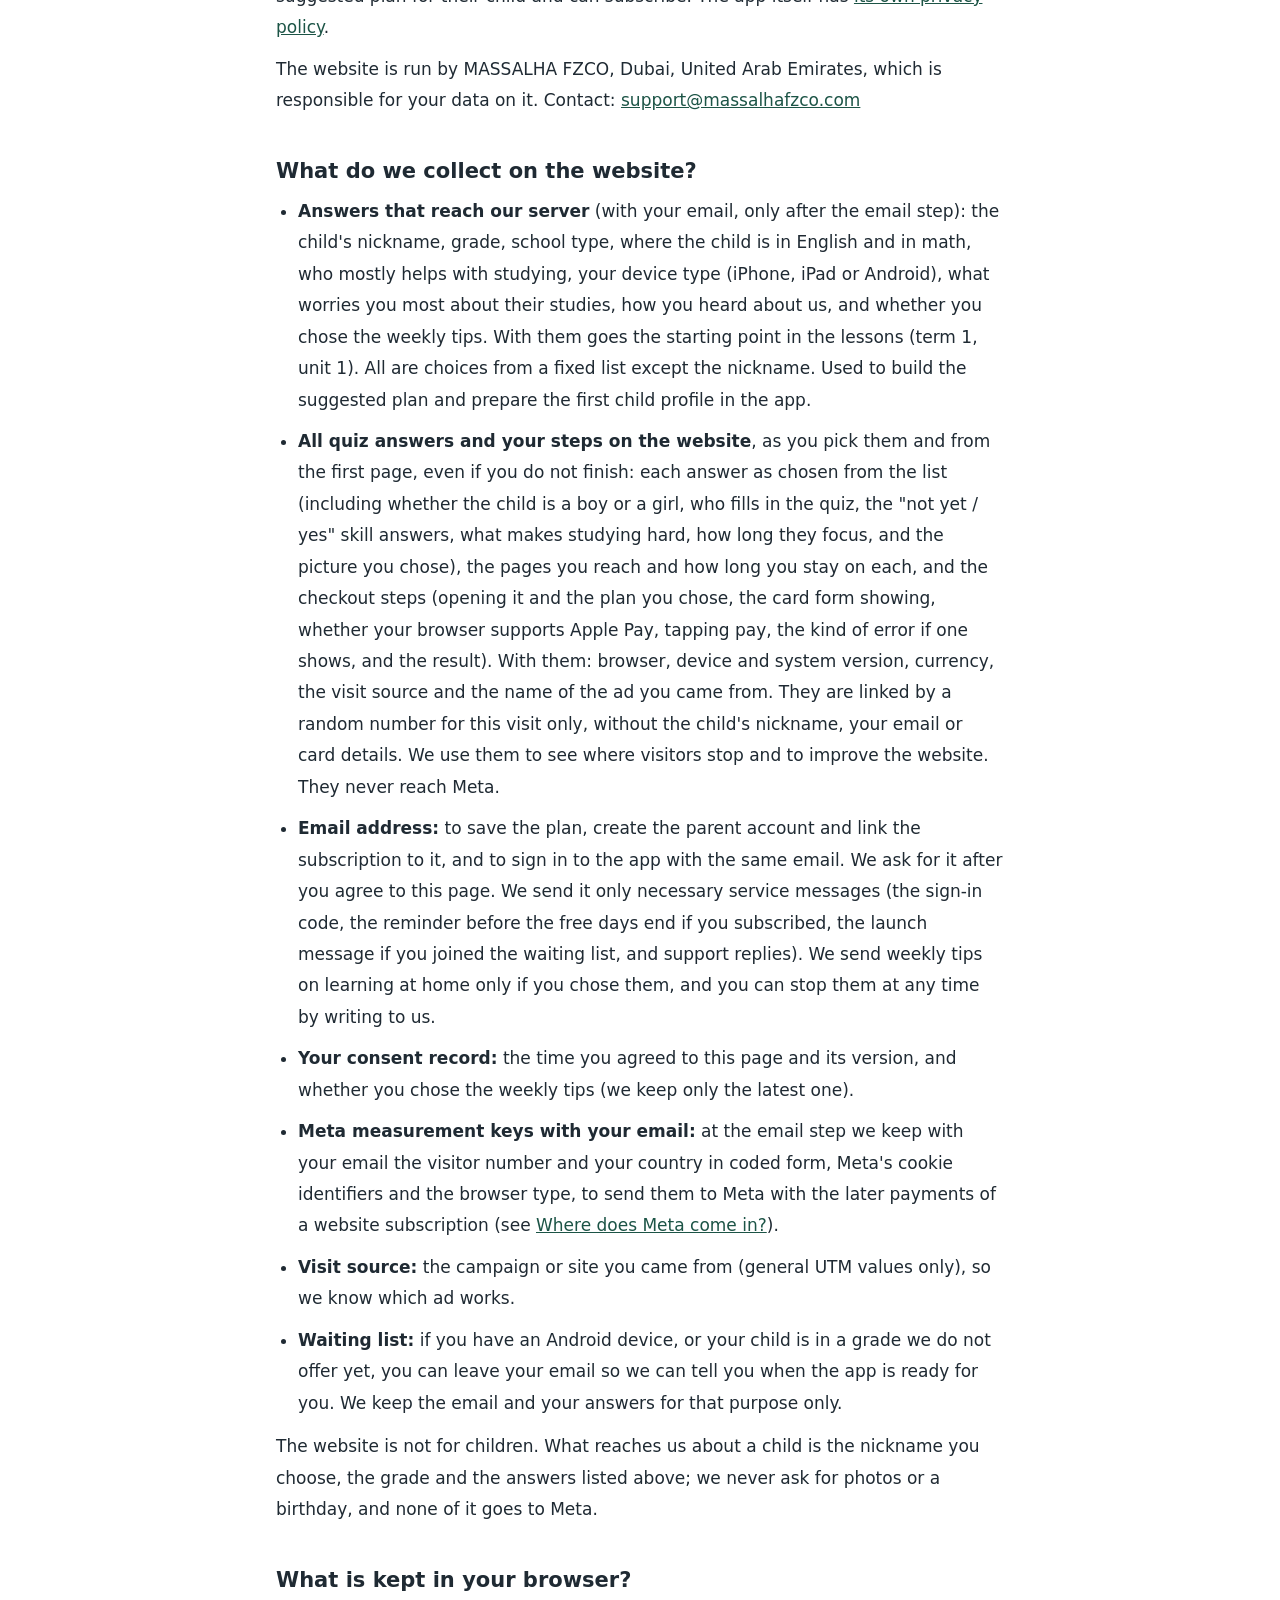
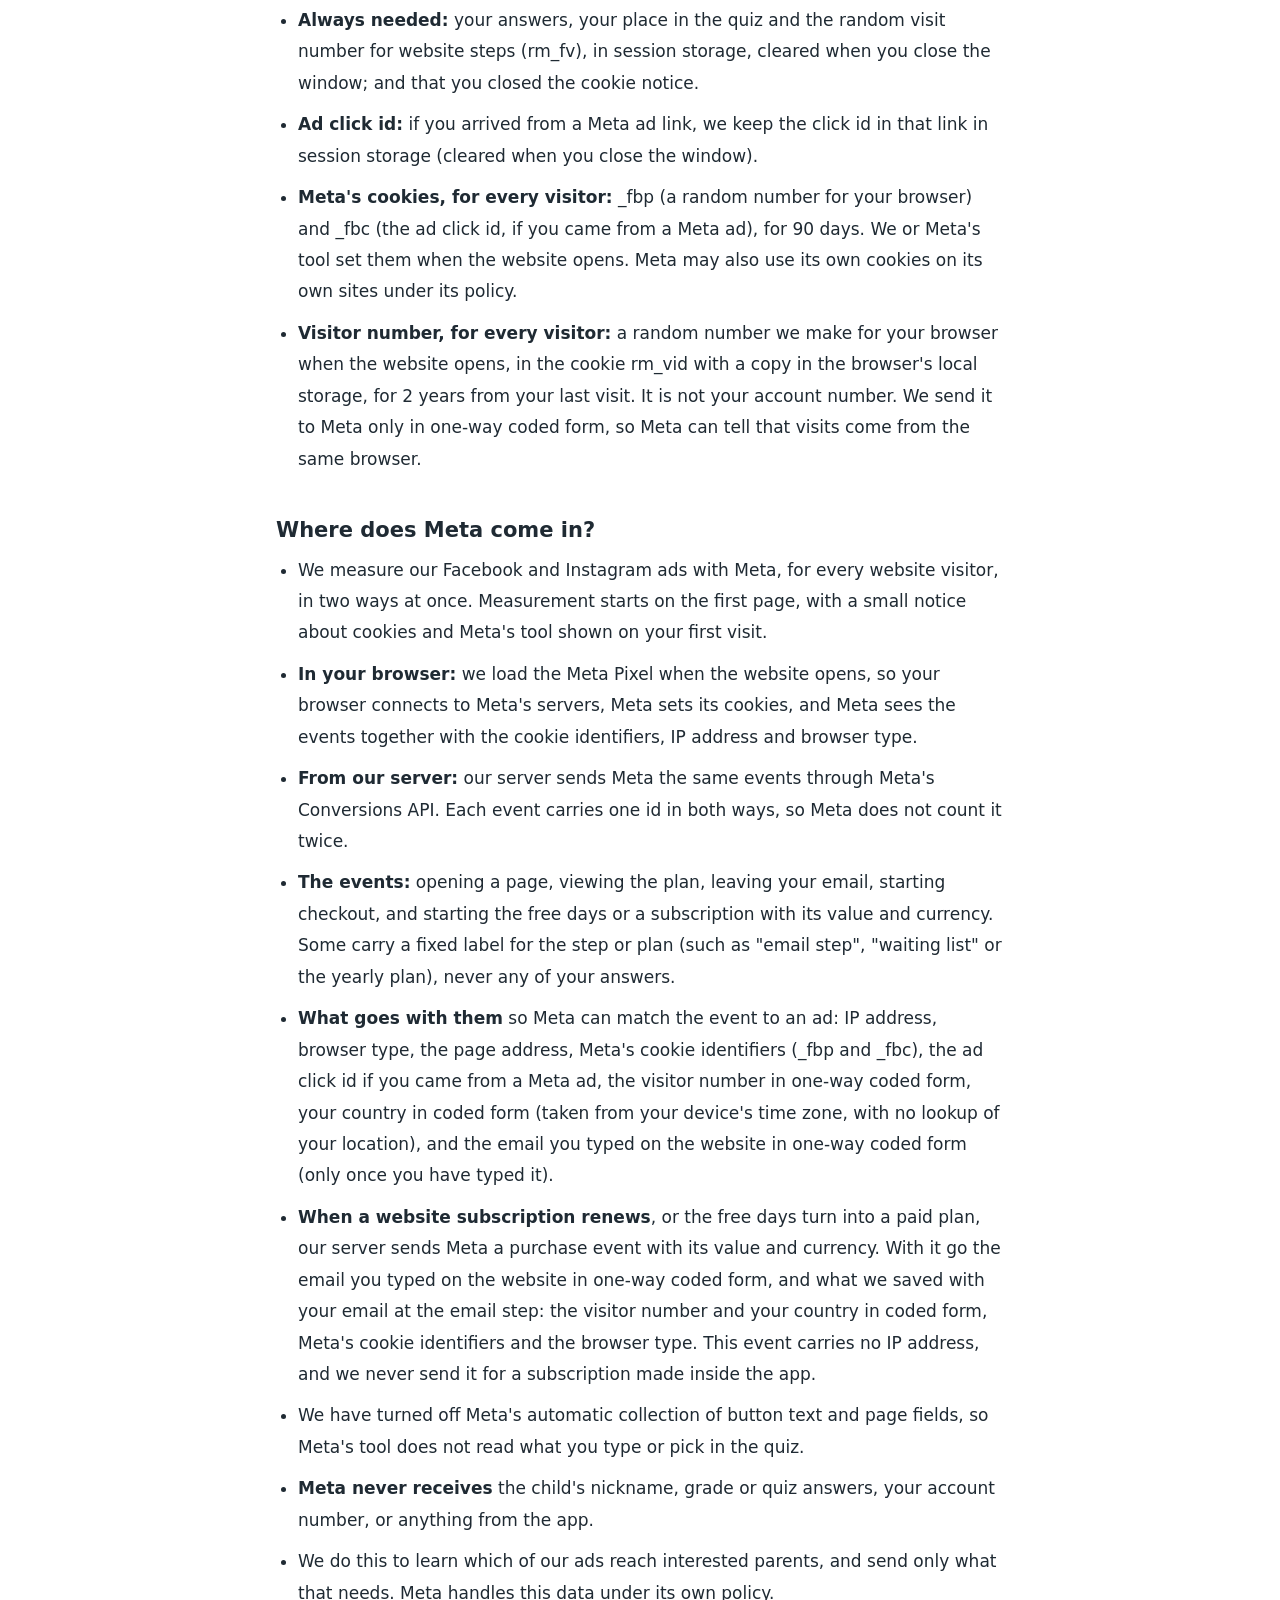
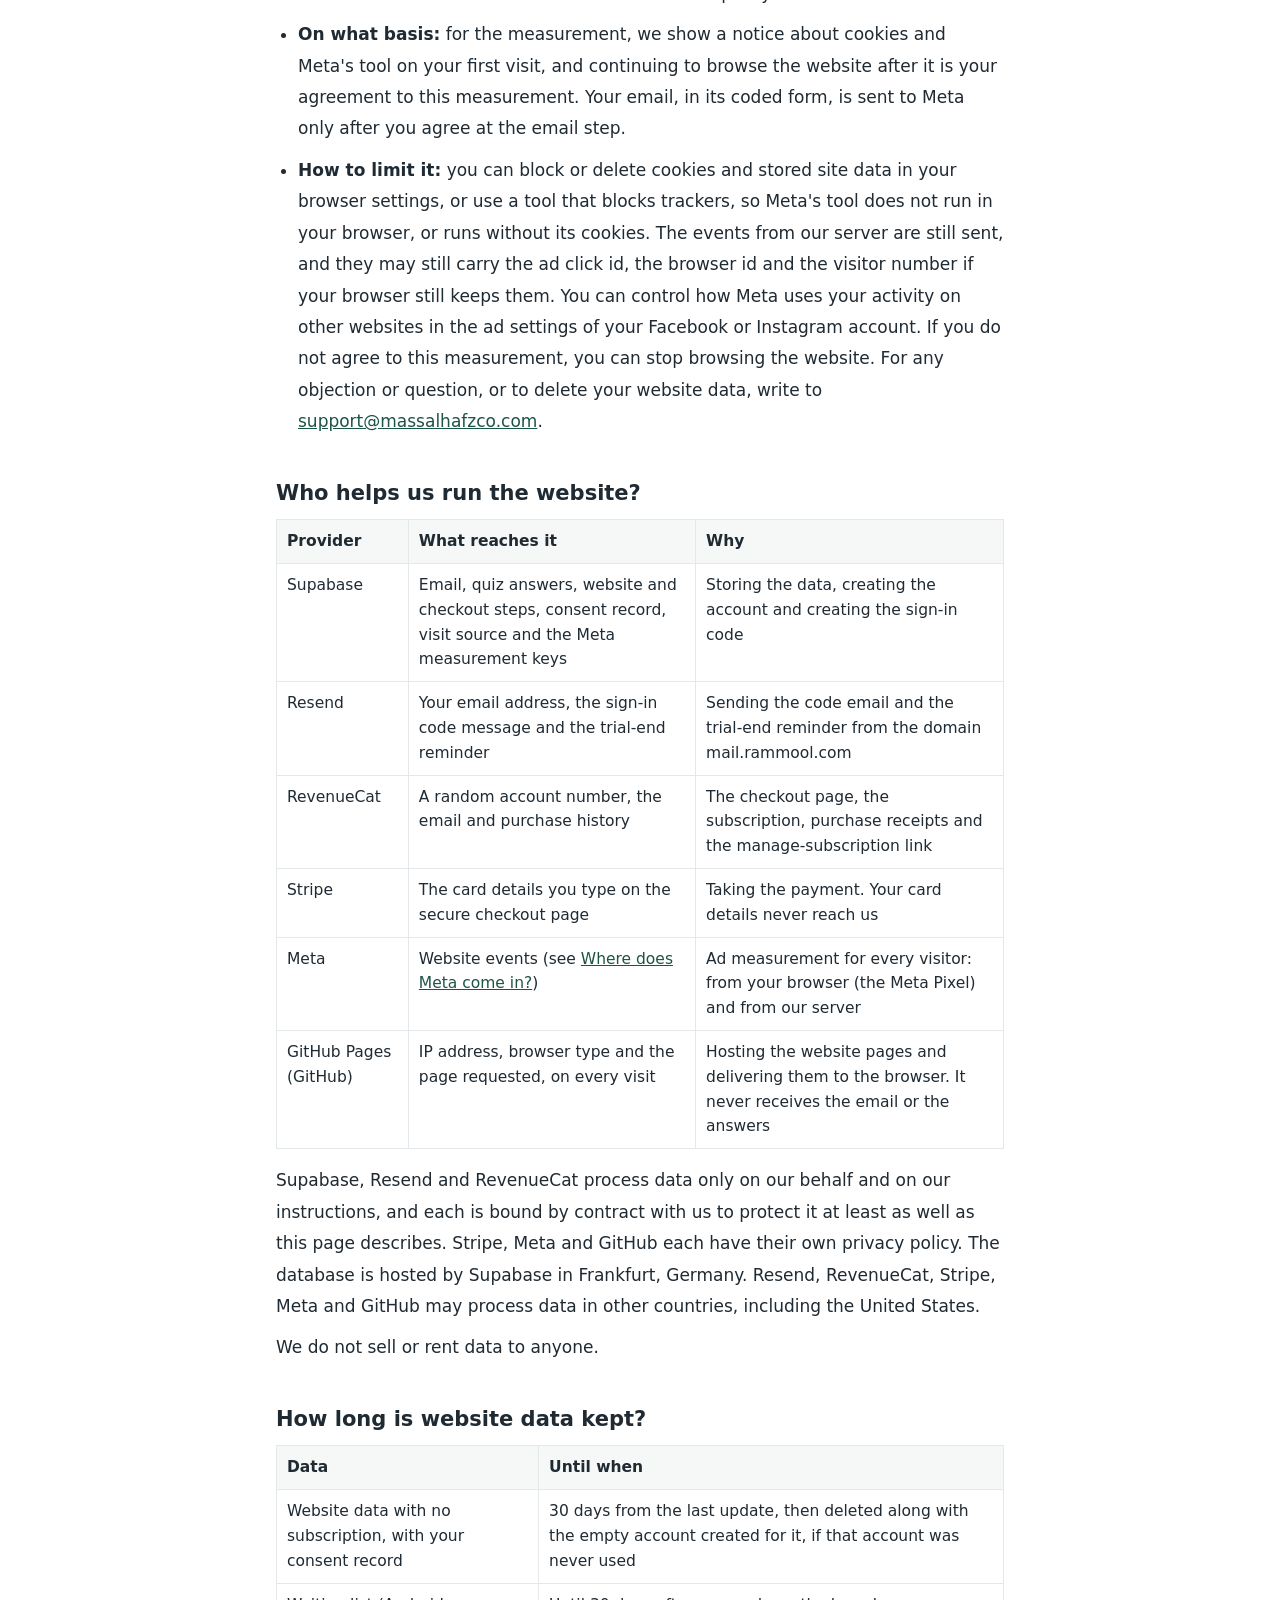
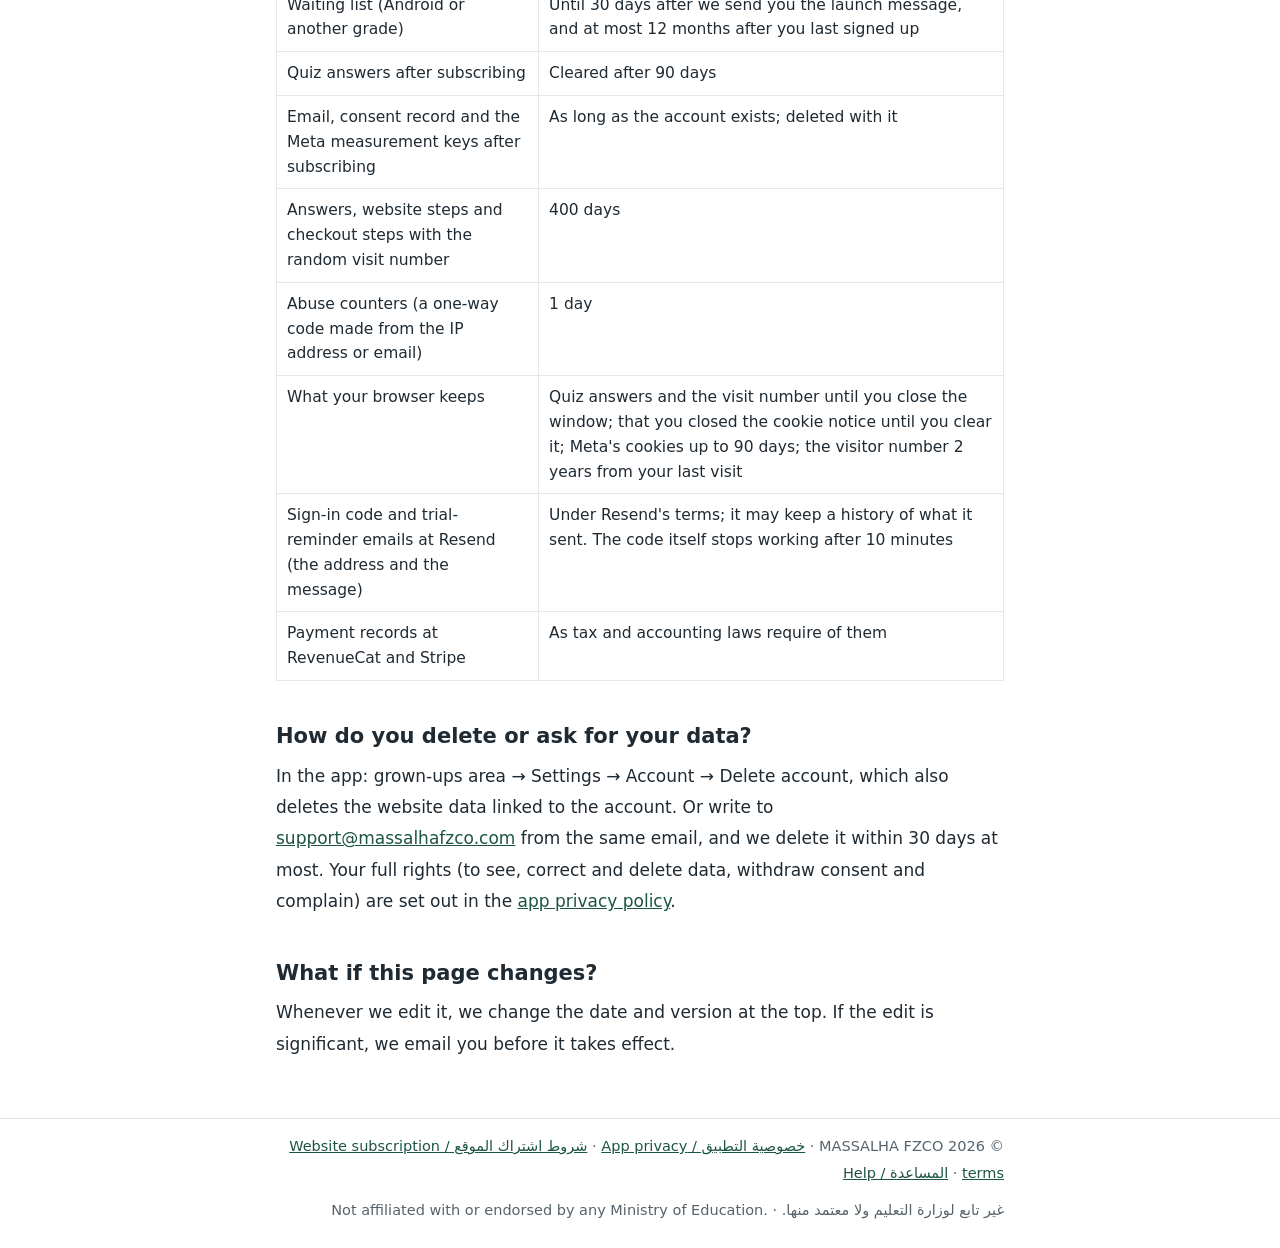
<file: privacy/web/index.html>
<!doctype html>
<html lang="ar" dir="rtl">
<head>
<meta charset="utf-8">
<meta name="viewport" content="width=device-width, initial-scale=1">
<title>خصوصية الموقع | رمّول · Website privacy | Rammool</title>
<meta name="description" content="كيف يتعامل موقع رمّول لأولياء الأمور مع البيانات. How the Rammool website for parents handles data.">
<meta name="color-scheme" content="light">
<style>
  :root{--bg:#ffffff;--ink:#1f2a33;--muted:#56636c;--line:#e3e8ea;--soft:#f5f8f7;--accent:#2a7363;--accent-ink:#1c5446;--note:#fff8e8;--note-line:#f0dfb4}
  *{box-sizing:border-box}
  html{-webkit-text-size-adjust:100%}
  body{margin:0;background:var(--bg);color:var(--ink);font-family:system-ui,-apple-system,'Segoe UI',Arial,sans-serif;font-size:17px;line-height:1.85}
  .skip{position:absolute;inset-inline-start:-999px;top:0;background:var(--accent);color:#fff;padding:8px 14px;border-radius:0 0 8px 8px}
  .skip:focus{inset-inline-start:16px}
  header.top{border-bottom:1px solid var(--line);background:var(--bg)}
  .bar{max-width:760px;margin:0 auto;padding:14px 16px;display:flex;flex-wrap:wrap;gap:8px 18px;align-items:center;justify-content:space-between}
  .brand{font-weight:700;font-size:20px;color:var(--ink);text-decoration:none}
  nav.links{display:flex;flex-wrap:wrap;gap:4px 14px;font-size:15px}
  nav.links a{color:var(--accent-ink);text-decoration:none;padding:4px 2px;border-bottom:2px solid transparent}
  nav.links a[aria-current="page"]{border-bottom-color:var(--accent);font-weight:700}
  main{max-width:760px;margin:0 auto;padding:8px 16px 48px}
  section.lang{padding-top:20px}
  section.lang + section.lang{border-top:6px solid var(--soft);margin-top:40px}
  h1{font-size:28px;line-height:1.4;margin:16px 0 4px}
  h2{font-size:21px;line-height:1.5;margin:34px 0 8px;padding-top:6px}
  p,li{margin:0 0 10px}
  ul,ol{padding-inline-start:22px;margin:0 0 12px}
  a{color:var(--accent-ink)}
  a:focus-visible,button:focus-visible{outline:3px solid var(--accent);outline-offset:2px;border-radius:4px}
  .meta{color:var(--muted);font-size:15px;margin:0 0 14px}
  .jump{display:inline-block;font-size:15px;background:var(--soft);border:1px solid var(--line);border-radius:999px;padding:4px 14px;text-decoration:none}
  .box{background:var(--soft);border:1px solid var(--line);border-radius:14px;padding:16px 18px;margin:18px 0}
  .box h2{margin-top:0;padding-top:0}
  .box ul{margin-bottom:0}
  .tbl{width:100%;overflow-x:auto;margin:10px 0 16px}
  table{width:100%;border-collapse:collapse;font-size:15.5px;line-height:1.6}
  th,td{border:1px solid var(--line);padding:9px 10px;vertical-align:top;text-align:start}
  th{background:var(--soft);font-weight:700}
  .ltr{direction:ltr;unicode-bidi:isolate}
  footer{border-top:1px solid var(--line);color:var(--muted);font-size:14.5px}
  footer .bar{display:block}
  @media (max-width:480px){body{font-size:16.5px}h1{font-size:24px}h2{font-size:19.5px}}
</style>
</head>
<body>
<a class="skip" href="#ar">الانتقال إلى المحتوى</a>
<header class="top">
  <div class="bar">
    <span class="brand">رمّول</span>
    <nav class="links" aria-label="صفحات قانونية / Legal pages">
      <a href="../">خصوصية التطبيق</a>
      <a href="./" aria-current="page">خصوصية الموقع</a>
      <a href="../../terms/web/">شروط اشتراك الموقع</a>
      <a href="#en" lang="en" dir="ltr">English</a>
    </nav>
  </div>
</header>

<main>
<!-- ============================ العربية ============================ -->
<section class="lang" id="ar" lang="ar" dir="rtl">
  <h1>خصوصية الموقع الإلكتروني</h1>
  <p class="meta">موقع «رمّول» لأولياء الأمور · آخر تحديث وإصدار السياسة: <span class="ltr" style="white-space:nowrap">2026-11-14</span></p>
  <p><a class="jump" href="#en" lang="en" dir="ltr">Read it in English ↓</a></p>

  <div class="box" role="note" aria-labelledby="ar-short">
    <h2 id="ar-short">الصفحة باختصار</h2>
    <ul>
      <li>الموقع لأولياء الأمور، ولا يطلب أي بيانات من الطفل.</li>
      <li>نسأل أسئلة قصيرة عن الطفل والمذاكرة في البيت لنجهّز الخطة. تصلنا كل إجابة عند اختيارها، مع الخطوات التي وصلت إليها في الموقع وفي صفحة الدفع، برقم عشوائي لهذه الزيارة فقط، وبدون اسمك أو بريدك. وبعد خطوة البريد تصلنا الإجابات مع بريدك أيضاً (انظر <a href="#ar-collect">ماذا نجمع؟</a>).</li>
      <li>نستخدم مع كل الزوار أداة Meta في المتصفح (<span class="ltr">Meta Pixel</span>) وكوكيزها (ملفات تعريف الارتباط)، ورقم زائر عشوائي لمتصفحك، ويرسل خادمنا الأحداث نفسها إلى Meta، لنعرف أي إعلاناتنا ينجح (انظر <a href="#ar-meta">ما دور Meta؟</a>).</li>
      <li>لا يصل إلى Meta الاسم القصير للطفل ولا صفّه ولا إجاباتك، ولا رقم حسابك، ولا أي شيء من التطبيق.</li>
      <li>تدفع بالبطاقة في صفحة دفع آمنة، ورقم بطاقتك لا يصل إلينا.</li>
    </ul>
  </div>

  <h2 id="ar-who">عن أي موقع نتكلّم؟</h2>
  <p>هذه الصفحة عن موقعنا الإلكتروني فقط. فيه يجيب وليّ الأمر عن أسئلة قصيرة، ويرى خطة مقترحة لطفله، ويستطيع الاشتراك. أما التطبيق نفسه فله <a href="../">سياسة خصوصية خاصة به</a>.</p>
  <p>الموقع تقدّمه شركة <span class="ltr">MASSALHA FZCO</span> في دبي، الإمارات العربية المتحدة، وهي المسؤولة عن بياناتك فيه. للتواصل: <a href="mailto:support@massalhafzco.com" class="ltr">support@massalhafzco.com</a></p>

  <h2 id="ar-collect">ماذا نجمع في الموقع؟</h2>
  <ul>
    <li><strong>إجابات تصل إلى خادمنا</strong> (مع بريدك، بعد خطوة البريد فقط): الاسم القصير للطفل، وصفّه، ونوع المدرسة، وأين وصل في الإنجليزية وفي الرياضيات، ومن يساعده في المذاكرة غالباً، ونوع جهازك (آيفون أو آيباد أو أندرويد)، وأكثر ما يشغلك في دراسته، ومن أين عرفت عنّا، وهل اخترت النصائح الأسبوعية. ومعها نقطة البداية في الدروس (الفصل الأول، الوحدة 1). كلها اختيارات من قائمة جاهزة، إلا الاسم القصير. نستعملها لنجهّز الخطة المقترحة، وملف الطفل الأول في التطبيق.</li>
    <li><strong>كل إجابات الأسئلة وخطواتك في الموقع</strong>، عند اختيارها ومن أول صفحة، حتى إن لم تكمل: كل إجابة كما اخترتها من القائمة (ومنها هل الطفل ولد أو بنت، ومن يعبّئ الأسئلة، وإجابات «لسّا / إيه» عن مهارات صفّه، وما يصعّب المذاكرة، وكم يركّز، والصورة التي اخترتها له)، والصفحات التي وصلت إليها وكم بقيت في كل منها، وخطوات صفحة الدفع (فتحها والباقة التي اخترتها، وظهور نموذج البطاقة، وهل يدعم متصفحك Apple Pay، والضغط على زر الدفع، ونوع الخطأ إن ظهر، والنتيجة). ومعها نوع المتصفح والجهاز وإصدار النظام والعملة ومصدر الزيارة واسم الإعلان الذي جئت منه. نربطها برقم عشوائي لهذه الزيارة فقط، بدون الاسم القصير للطفل وبدون بريدك أو بيانات بطاقتك. نستعملها لنعرف أين يتوقّف الزوّار ونحسّن الموقع. ولا تصل إلى Meta.</li>
    <li><strong>البريد الإلكتروني:</strong> لحفظ الخطة، وإنشاء حساب وليّ الأمر وربط الاشتراك به، وتسجيل الدخول في التطبيق بنفس البريد. نطلبه بعد موافقتك على هذه الصفحة. ونرسل عليه رسائل الخدمة الضرورية فقط: رمز الدخول، والتذكير قبل نهاية الأيام المجانية إن اشتركت، ورسالة وصول التطبيق إن سجّلت في قائمة الانتظار، وردود الدعم. ونرسل نصائح أسبوعية عن التعلّم في البيت فقط إذا اخترت ذلك، وتستطيع إيقافها في أي وقت بمراسلتنا.</li>
    <li><strong>سجلّ موافقتك:</strong> وقت موافقتك على هذه الصفحة ورقم إصدارها، وهل اخترت النصائح الأسبوعية (نحفظ آخر موافقة فقط).</li>
    <li><strong>مفاتيح قياس Meta مع بريدك:</strong> في خطوة البريد نحفظ مع بريدك رقم الزائر وبلدك بصيغة مشفّرة، ومعرّفات كوكيز Meta، ونوع المتصفح، لنرسلها إلى Meta مع دفعات اشتراك الموقع اللاحقة (انظر <a href="#ar-meta">ما دور Meta؟</a>).</li>
    <li><strong>مصدر الزيارة:</strong> اسم الحملة أو الموقع الذي جئت منه (قيم UTM العامة فقط)، لنعرف أي إعلان ينجح.</li>
    <li><strong>قائمة الانتظار:</strong> إذا كان جهازك أندرويد، أو كان طفلك في صف لا نقدّمه بعد، تستطيع ترك بريدك لنخبرك عندما يصبح التطبيق جاهزاً لك. نحفظ البريد وإجاباتك لهذا الغرض فقط.</li>
      </ul>
  <p>الموقع ليس للأطفال. ما يصل إلينا عن الطفل هو الاسم القصير الذي تختاره أنت، وصفّه، والإجابات المذكورة أعلاه. لا نطلب صوراً ولا تاريخ ميلاد، ولا يصل إلى Meta شيء من ذلك.</p>

  <h2 id="ar-browser">ماذا نحفظ في متصفحك؟</h2>
  <ul>
    <li><strong>ضروري دائماً:</strong> إجاباتك وخطوتك في الأسئلة، ورقم الزيارة العشوائي لخطوات الموقع (<span class="ltr">rm_fv</span>)، في ذاكرة الجلسة، وتُمسح عند إغلاق النافذة. وأنك أغلقت تنبيه الكوكيز.</li>
    <li><strong>رقم نقرة الإعلان:</strong> إن جئت من رابط إعلان Meta، نحفظ رقم النقرة الموجود في الرابط في ذاكرة الجلسة (يُمسح عند إغلاق النافذة).</li>
    <li><strong>كوكيز Meta، لكل الزوار:</strong> <span class="ltr">_fbp</span> (رقم عشوائي لمتصفحك) و<span class="ltr">_fbc</span> (رقم نقرة الإعلان، إن جئت من إعلان Meta)، لمدة 90 يوماً. نضعها نحن أو أداة Meta عند فتح الموقع. وقد تستعمل Meta كوكيزها الخاصة على مواقعها حسب سياستها.</li>
    <li><strong>رقم الزائر، لكل الزوار:</strong> رقم عشوائي ننشئه لمتصفحك عند فتح الموقع، في كوكيز <span class="ltr">rm_vid</span> ومعه نسخة في ذاكرة المتصفح، لمدة سنتين من آخر زيارة. لا علاقة له برقم حسابك. نرسله إلى Meta بصيغة مشفّرة باتجاه واحد فقط، لتعرف أن الزيارات من نفس المتصفح.</li>
  </ul>

  <span id="meta"></span>
  <h2 id="ar-meta">ما دور Meta؟</h2>
  <ul>
    <li>نقيس نتائج إعلاناتنا على فيسبوك وإنستغرام مع Meta، لكل زوار الموقع، بطريقتين معاً. يبدأ القياس من أول صفحة، مع تنبيه صغير عن الكوكيز وأداة Meta يظهر في زيارتك الأولى.</li>
    <li><strong>في متصفحك:</strong> نحمّل <span class="ltr">Meta Pixel</span> عند فتح الموقع، فيتصل متصفحك بخوادم Meta، وتضع Meta كوكيزها، وترى الأحداث ومعها معرّفات الكوكيز وعنوان IP ونوع المتصفح.</li>
    <li><strong>من خادمنا:</strong> يرسل خادمنا الأحداث نفسها إلى Meta عبر خدمة <span class="ltr">Conversions API</span>. ولكل حدث رقم واحد في الطريقتين، فلا تحسبه Meta مرتين.</li>
    <li><strong>الأحداث:</strong> فتح صفحة، ورؤية الخطة، وترك البريد، وبدء الدفع، وبدء الأيام المجانية أو الاشتراك مع قيمته وعملته. ومع بعضها اسم ثابت للخطوة أو الباقة (مثل «خطوة البريد» أو «قائمة الانتظار» أو الباقة السنوية)، بدون أي إجابة من إجاباتك.</li>
    <li><strong>ما يُرسل معها</strong> لتطابق Meta الحدث مع الإعلان: عنوان IP، ونوع المتصفح، وعنوان الصفحة، ومعرّفات كوكيز Meta (<span class="ltr">_fbp</span> و<span class="ltr">_fbc</span>)، ورقم نقرة الإعلان إن جئت من إعلان Meta، ورقم الزائر بصيغة مشفّرة باتجاه واحد، وبلدك بصيغة مشفّرة (نعرفه من المنطقة الزمنية في جهازك، بدون أي بحث عن موقعك)، والبريد الذي كتبته في الموقع بصيغة مشفّرة باتجاه واحد (بعد أن تكتبه فقط).</li>
    <li><strong>عند تجديد اشتراك الموقع</strong>، أو عندما تتحوّل الأيام المجانية إلى اشتراك مدفوع، يرسل خادمنا إلى Meta حدث شراء مع قيمته وعملته. ومعه البريد الذي كتبته في الموقع بصيغة مشفّرة، وما حفظناه مع بريدك في خطوة البريد: رقم الزائر وبلدك بصيغة مشفّرة، ومعرّفات كوكيز Meta، ونوع المتصفح. لا نرسل عنوان IP مع هذا الحدث، ولا نرسله عن اشتراك تمّ داخل التطبيق.</li>
    <li>أوقفنا جمع Meta الآلي لنصوص الأزرار وحقول الصفحة، فلا تقرأ أداة Meta ما تكتبه أو تختاره في الأسئلة.</li>
    <li><strong>لا يصل إلى Meta</strong> الاسم القصير للطفل ولا صفّه ولا إجابات الأسئلة، ولا رقم حسابك، ولا أي شيء من التطبيق.</li>
    <li>نفعل هذا لنعرف أي إعلاناتنا يصل إلى أولياء أمور مهتمين، ونرسل أقل ما يلزم لذلك. وMeta تتعامل مع هذه البيانات حسب سياستها الخاصة.</li>
    <li><strong>على أي أساس:</strong> للقياس نعرض عند أول زيارة تنبيهاً عن الكوكيز وأداة Meta، واستمرارك في تصفح الموقع بعده هو موافقتك على هذا القياس. أما بريدك بصيغته المشفّرة فلا يُرسل إلى Meta إلا بعد موافقتك في خطوة البريد.</li>
    <li><strong>كيف تحدّ من ذلك:</strong> تستطيع منع الكوكيز أو حذفها، مع بيانات الموقع المحفوظة، من إعدادات متصفحك، أو استعمال أداة تمنع أدوات القياس، فلا تعمل أداة Meta في متصفحك، أو تعمل بدون كوكيزها. أما الأحداث من خادمنا فتُرسل مع ذلك، وقد يكون معها رقم نقرة الإعلان ومعرّف المتصفح ورقم الزائر إن بقيت محفوظة في متصفحك. وتستطيع التحكّم في استعمال Meta لنشاطك في المواقع الأخرى من إعدادات الإعلانات في حسابك على فيسبوك أو إنستغرام. وإن كنت لا توافق على هذا القياس فتستطيع التوقف عن تصفح الموقع. ولأي اعتراض أو سؤال، أو لحذف بيانات الموقع، راسلنا على <a href="mailto:support@massalhafzco.com" class="ltr">support@massalhafzco.com</a>.</li>
  </ul>

  <h2 id="ar-helpers">من يساعدنا في تشغيل الموقع؟</h2>
  <div class="tbl">
    <table>
      <thead><tr><th scope="col">الجهة</th><th scope="col">ماذا يصل إليها</th><th scope="col">لماذا</th></tr></thead>
      <tbody>
        <tr><td>Supabase</td><td>البريد وإجابات الأسئلة وخطوات الموقع وصفحة الدفع وسجلّ الموافقة ومصدر الزيارة ومفاتيح قياس Meta</td><td>حفظ البيانات وإنشاء الحساب وإنشاء رمز الدخول</td></tr>
        <tr><td>Resend</td><td>بريدك الإلكتروني، ورسالة رمز الدخول، وتذكير نهاية التجربة</td><td>إرسال رسالة الرمز وتذكير نهاية التجربة بالبريد من النطاق <span class="ltr">mail.rammool.com</span></td></tr>
        <tr><td>RevenueCat</td><td>رقم حساب عشوائي، والبريد، وسجلّ الشراء</td><td>صفحة الدفع، والاشتراك، وإيصالات الشراء ورابط إدارة الاشتراك</td></tr>
        <tr><td>Stripe</td><td>بيانات البطاقة التي تكتبها في صفحة الدفع الآمنة</td><td>تنفيذ الدفع. بيانات بطاقتك لا تصل إلينا</td></tr>
        <tr><td>Meta</td><td>أحداث الموقع (انظر <a href="#ar-meta">ما دور Meta؟</a>)</td><td>قياس الإعلانات لكل الزوار: من متصفحك (<span class="ltr">Meta Pixel</span>) ومن خادمنا</td></tr>
        <tr><td>GitHub Pages (GitHub)</td><td>عنوان IP ونوع المتصفح والصفحة المطلوبة، عند كل زيارة</td><td>استضافة صفحات الموقع وإرسالها إلى المتصفح. لا يصل إليها البريد ولا الإجابات</td></tr>
      </tbody>
    </table>
  </div>
  <p>Supabase وResend وRevenueCat تعالج البيانات لحسابنا، وحسب تعليماتنا فقط. وكل منها ملتزمة معنا بعقد يحمي البيانات بقدر لا يقلّ عن هذه الصفحة. ولكلّ من Stripe وMeta وGitHub سياسة خصوصية خاصة بها. قاعدة البيانات لدى Supabase في فرانكفورت، ألمانيا. وقد تعالج Resend وRevenueCat وStripe وMeta وGitHub البيانات في دول أخرى، منها الولايات المتحدة.</p>
  <p>لا نبيع البيانات ولا نؤجّرها لأحد.</p>

  <h2 id="ar-keep">كم نحتفظ ببيانات الموقع؟</h2>
  <div class="tbl">
    <table>
      <thead><tr><th scope="col">البيانات</th><th scope="col">إلى متى</th></tr></thead>
      <tbody>
        <tr><td>بيانات الموقع بدون اشتراك، ومعها سجلّ موافقتك</td><td>30 يوماً من آخر تحديث. بعدها نحذفها، مع الحساب الفارغ الذي أنشأناه لها إن لم يُستعمل</td></tr>
        <tr><td>قائمة الانتظار (أندرويد أو صف آخر)</td><td>حتى 30 يوماً بعد أن نرسل لك رسالة وصول التطبيق، و12 شهراً على الأكثر من آخر تسجيل لك</td></tr>
        <tr><td>إجابات الأسئلة بعد الاشتراك</td><td>نمسحها بعد 90 يوماً</td></tr>
        <tr><td>البريد وسجلّ الموافقة ومفاتيح قياس Meta بعد الاشتراك</td><td>تبقى مع الحساب، ونحذفها عند حذفه</td></tr>
        <tr><td>الإجابات وخطوات الموقع وصفحة الدفع برقم الزيارة العشوائي</td><td>400 يوم</td></tr>
        <tr><td>عدّادات الحماية من الإساءة (رمز مشفّر من عنوان IP أو البريد)</td><td>يوم واحد</td></tr>
        <tr><td>ما يحفظه متصفحك</td><td>إجابات الأسئلة ورقم الزيارة حتى إغلاق النافذة، وإغلاقك لتنبيه الكوكيز حتى تمسحه، وكوكيز Meta حتى 90 يوماً، ورقم الزائر سنتين من آخر زيارة</td></tr>
        <tr><td>رسائل رمز الدخول وتذكير نهاية التجربة عند Resend (البريد والرسالة)</td><td>حسب شروط Resend، وقد تحتفظ بسجلّ لما أرسلته. والرمز نفسه يتوقّف عن العمل بعد 10 دقائق</td></tr>
        <tr><td>سجلات الدفع لدى RevenueCat وStripe</td><td>حسب ما تفرضه عليهما قوانين الضرائب والمحاسبة</td></tr>
      </tbody>
    </table>
  </div>

  <h2 id="ar-rights">كيف تحذف بياناتك أو تطلبها؟</h2>
  <p>من التطبيق: قسم الأهل ← الإعدادات ← الحساب ← حذف الحساب، فنحذف معه بيانات الموقع المرتبطة به. أو راسلنا على <a href="mailto:support@massalhafzco.com" class="ltr">support@massalhafzco.com</a> من نفس البريد، فنحذفها خلال 30 يوماً على الأكثر. وكل حقوقك (رؤية البيانات وتصحيحها وحذفها، وسحب الموافقة، والشكوى) مشروحة في <a href="../#ar-rights">سياسة خصوصية التطبيق</a>.</p>

  <h2 id="ar-updates">ماذا لو تغيّرت هذه الصفحة؟</h2>
  <p>عند أي تعديل، نغيّر التاريخ ورقم الإصدار أعلى الصفحة. وإذا كان التعديل مهماً، نخبرك بالبريد قبل أن نبدأ العمل به.</p>
</section>

<!-- ============================ English ============================ -->
<section class="lang" id="en" lang="en" dir="ltr">
  <h1>Website privacy</h1>
  <p class="meta">The Rammool website for parents · Last updated and policy version: 2026-11-14</p>
  <p><a class="jump" href="#ar" lang="ar" dir="rtl">↑ اقرأها بالعربية</a></p>
  <p class="meta">Both language versions carry the same content.</p>

  <div class="box" role="note" aria-labelledby="en-short">
    <h2 id="en-short">The page in a few lines</h2>
    <ul>
      <li>The website is for parents and asks a child for nothing.</li>
      <li>We ask a few short questions about the child and studying at home to build the plan. Each answer reaches us as you pick it, together with the steps you reach on the website and the checkout page, linked by a random number for this visit only, without your name or email. After the email step the answers also reach us with your email (see <a href="#en-collect">What do we collect?</a>).</li>
      <li>For every visitor we use Meta's tool in the browser (the Meta Pixel), its cookies and a random visitor number for your browser, and our server sends Meta the same events, so we know which of our ads work (see <a href="#en-meta">Where does Meta come in?</a>).</li>
      <li>Meta never receives the child's nickname, grade or your answers, your account number, or anything from the app.</li>
      <li>Card payment happens on a secure checkout page, and your card number never reaches us.</li>
    </ul>
  </div>

  <h2 id="en-who">Which website is this about?</h2>
  <p>This page covers only our website, where a parent answers a short quiz, sees a suggested plan for their child and can subscribe. The app itself has <a href="../#en">its own privacy policy</a>.</p>
  <p>The website is run by MASSALHA FZCO, Dubai, United Arab Emirates, which is responsible for your data on it. Contact: <a href="mailto:support@massalhafzco.com">support@massalhafzco.com</a></p>

  <h2 id="en-collect">What do we collect on the website?</h2>
  <ul>
    <li><strong>Answers that reach our server</strong> (with your email, only after the email step): the child's nickname, grade, school type, where the child is in English and in math, who mostly helps with studying, your device type (iPhone, iPad or Android), what worries you most about their studies, how you heard about us, and whether you chose the weekly tips. With them goes the starting point in the lessons (term 1, unit 1). All are choices from a fixed list except the nickname. Used to build the suggested plan and prepare the first child profile in the app.</li>
    <li><strong>All quiz answers and your steps on the website</strong>, as you pick them and from the first page, even if you do not finish: each answer as chosen from the list (including whether the child is a boy or a girl, who fills in the quiz, the "not yet / yes" skill answers, what makes studying hard, how long they focus, and the picture you chose), the pages you reach and how long you stay on each, and the checkout steps (opening it and the plan you chose, the card form showing, whether your browser supports Apple Pay, tapping pay, the kind of error if one shows, and the result). With them: browser, device and system version, currency, the visit source and the name of the ad you came from. They are linked by a random number for this visit only, without the child's nickname, your email or card details. We use them to see where visitors stop and to improve the website. They never reach Meta.</li>
    <li><strong>Email address:</strong> to save the plan, create the parent account and link the subscription to it, and to sign in to the app with the same email. We ask for it after you agree to this page. We send it only necessary service messages (the sign-in code, the reminder before the free days end if you subscribed, the launch message if you joined the waiting list, and support replies). We send weekly tips on learning at home only if you chose them, and you can stop them at any time by writing to us.</li>
    <li><strong>Your consent record:</strong> the time you agreed to this page and its version, and whether you chose the weekly tips (we keep only the latest one).</li>
    <li><strong>Meta measurement keys with your email:</strong> at the email step we keep with your email the visitor number and your country in coded form, Meta's cookie identifiers and the browser type, to send them to Meta with the later payments of a website subscription (see <a href="#en-meta">Where does Meta come in?</a>).</li>
    <li><strong>Visit source:</strong> the campaign or site you came from (general UTM values only), so we know which ad works.</li>
    <li><strong>Waiting list:</strong> if you have an Android device, or your child is in a grade we do not offer yet, you can leave your email so we can tell you when the app is ready for you. We keep the email and your answers for that purpose only.</li>
      </ul>
  <p>The website is not for children. What reaches us about a child is the nickname you choose, the grade and the answers listed above; we never ask for photos or a birthday, and none of it goes to Meta.</p>

  <h2 id="en-browser">What is kept in your browser?</h2>
  <ul>
    <li><strong>Always needed:</strong> your answers, your place in the quiz and the random visit number for website steps (<span class="ltr">rm_fv</span>), in session storage, cleared when you close the window; and that you closed the cookie notice.</li>
    <li><strong>Ad click id:</strong> if you arrived from a Meta ad link, we keep the click id in that link in session storage (cleared when you close the window).</li>
    <li><strong>Meta's cookies, for every visitor:</strong> <span class="ltr">_fbp</span> (a random number for your browser) and <span class="ltr">_fbc</span> (the ad click id, if you came from a Meta ad), for 90 days. We or Meta's tool set them when the website opens. Meta may also use its own cookies on its own sites under its policy.</li>
    <li><strong>Visitor number, for every visitor:</strong> a random number we make for your browser when the website opens, in the cookie <span class="ltr">rm_vid</span> with a copy in the browser's local storage, for 2 years from your last visit. It is not your account number. We send it to Meta only in one-way coded form, so Meta can tell that visits come from the same browser.</li>
  </ul>

  <h2 id="en-meta">Where does Meta come in?</h2>
  <ul>
    <li>We measure our Facebook and Instagram ads with Meta, for every website visitor, in two ways at once. Measurement starts on the first page, with a small notice about cookies and Meta's tool shown on your first visit.</li>
    <li><strong>In your browser:</strong> we load the Meta Pixel when the website opens, so your browser connects to Meta's servers, Meta sets its cookies, and Meta sees the events together with the cookie identifiers, IP address and browser type.</li>
    <li><strong>From our server:</strong> our server sends Meta the same events through Meta's Conversions API. Each event carries one id in both ways, so Meta does not count it twice.</li>
    <li><strong>The events:</strong> opening a page, viewing the plan, leaving your email, starting checkout, and starting the free days or a subscription with its value and currency. Some carry a fixed label for the step or plan (such as "email step", "waiting list" or the yearly plan), never any of your answers.</li>
    <li><strong>What goes with them</strong> so Meta can match the event to an ad: IP address, browser type, the page address, Meta's cookie identifiers (<span class="ltr">_fbp</span> and <span class="ltr">_fbc</span>), the ad click id if you came from a Meta ad, the visitor number in one-way coded form, your country in coded form (taken from your device's time zone, with no lookup of your location), and the email you typed on the website in one-way coded form (only once you have typed it).</li>
    <li><strong>When a website subscription renews</strong>, or the free days turn into a paid plan, our server sends Meta a purchase event with its value and currency. With it go the email you typed on the website in one-way coded form, and what we saved with your email at the email step: the visitor number and your country in coded form, Meta's cookie identifiers and the browser type. This event carries no IP address, and we never send it for a subscription made inside the app.</li>
    <li>We have turned off Meta's automatic collection of button text and page fields, so Meta's tool does not read what you type or pick in the quiz.</li>
    <li><strong>Meta never receives</strong> the child's nickname, grade or quiz answers, your account number, or anything from the app.</li>
    <li>We do this to learn which of our ads reach interested parents, and send only what that needs. Meta handles this data under its own policy.</li>
    <li><strong>On what basis:</strong> for the measurement, we show a notice about cookies and Meta's tool on your first visit, and continuing to browse the website after it is your agreement to this measurement. Your email, in its coded form, is sent to Meta only after you agree at the email step.</li>
    <li><strong>How to limit it:</strong> you can block or delete cookies and stored site data in your browser settings, or use a tool that blocks trackers, so Meta's tool does not run in your browser, or runs without its cookies. The events from our server are still sent, and they may still carry the ad click id, the browser id and the visitor number if your browser still keeps them. You can control how Meta uses your activity on other websites in the ad settings of your Facebook or Instagram account. If you do not agree to this measurement, you can stop browsing the website. For any objection or question, or to delete your website data, write to <a href="mailto:support@massalhafzco.com">support@massalhafzco.com</a>.</li>
  </ul>

  <h2 id="en-helpers">Who helps us run the website?</h2>
  <div class="tbl">
    <table>
      <thead><tr><th scope="col">Provider</th><th scope="col">What reaches it</th><th scope="col">Why</th></tr></thead>
      <tbody>
        <tr><td>Supabase</td><td>Email, quiz answers, website and checkout steps, consent record, visit source and the Meta measurement keys</td><td>Storing the data, creating the account and creating the sign-in code</td></tr>
        <tr><td>Resend</td><td>Your email address, the sign-in code message and the trial-end reminder</td><td>Sending the code email and the trial-end reminder from the domain mail.rammool.com</td></tr>
        <tr><td>RevenueCat</td><td>A random account number, the email and purchase history</td><td>The checkout page, the subscription, purchase receipts and the manage-subscription link</td></tr>
        <tr><td>Stripe</td><td>The card details you type on the secure checkout page</td><td>Taking the payment. Your card details never reach us</td></tr>
        <tr><td>Meta</td><td>Website events (see <a href="#en-meta">Where does Meta come in?</a>)</td><td>Ad measurement for every visitor: from your browser (the Meta Pixel) and from our server</td></tr>
        <tr><td>GitHub Pages (GitHub)</td><td>IP address, browser type and the page requested, on every visit</td><td>Hosting the website pages and delivering them to the browser. It never receives the email or the answers</td></tr>
      </tbody>
    </table>
  </div>
  <p>Supabase, Resend and RevenueCat process data only on our behalf and on our instructions, and each is bound by contract with us to protect it at least as well as this page describes. Stripe, Meta and GitHub each have their own privacy policy. The database is hosted by Supabase in Frankfurt, Germany. Resend, RevenueCat, Stripe, Meta and GitHub may process data in other countries, including the United States.</p>
  <p>We do not sell or rent data to anyone.</p>

  <h2 id="en-keep">How long is website data kept?</h2>
  <div class="tbl">
    <table>
      <thead><tr><th scope="col">Data</th><th scope="col">Until when</th></tr></thead>
      <tbody>
        <tr><td>Website data with no subscription, with your consent record</td><td>30 days from the last update, then deleted along with the empty account created for it, if that account was never used</td></tr>
        <tr><td>Waiting list (Android or another grade)</td><td>Until 30 days after we send you the launch message, and at most 12 months after you last signed up</td></tr>
        <tr><td>Quiz answers after subscribing</td><td>Cleared after 90 days</td></tr>
        <tr><td>Email, consent record and the Meta measurement keys after subscribing</td><td>As long as the account exists; deleted with it</td></tr>
        <tr><td>Answers, website steps and checkout steps with the random visit number</td><td>400 days</td></tr>
        <tr><td>Abuse counters (a one-way code made from the IP address or email)</td><td>1 day</td></tr>
        <tr><td>What your browser keeps</td><td>Quiz answers and the visit number until you close the window; that you closed the cookie notice until you clear it; Meta's cookies up to 90 days; the visitor number 2 years from your last visit</td></tr>
        <tr><td>Sign-in code and trial-reminder emails at Resend (the address and the message)</td><td>Under Resend's terms; it may keep a history of what it sent. The code itself stops working after 10 minutes</td></tr>
        <tr><td>Payment records at RevenueCat and Stripe</td><td>As tax and accounting laws require of them</td></tr>
      </tbody>
    </table>
  </div>

  <h2 id="en-rights">How do you delete or ask for your data?</h2>
  <p>In the app: grown-ups area → Settings → Account → Delete account, which also deletes the website data linked to the account. Or write to <a href="mailto:support@massalhafzco.com">support@massalhafzco.com</a> from the same email, and we delete it within 30 days at most. Your full rights (to see, correct and delete data, withdraw consent and complain) are set out in the <a href="../#en-rights">app privacy policy</a>.</p>

  <h2 id="en-updates">What if this page changes?</h2>
  <p>Whenever we edit it, we change the date and version at the top. If the edit is significant, we email you before it takes effect.</p>
</section>
</main>

<footer>
  <div class="bar">
    <p>© 2026 MASSALHA FZCO · <a href="../">خصوصية التطبيق / App privacy</a> · <a href="../../terms/web/">شروط اشتراك الموقع / Website subscription terms</a> · <a href="../../support/">المساعدة / Help</a></p>
    <p>غير تابع لوزارة التعليم ولا معتمد منها. · <span lang="en" dir="ltr">Not affiliated with or endorsed by any Ministry of Education.</span></p>
  </div>
</footer>
</body>
</html>
</file>
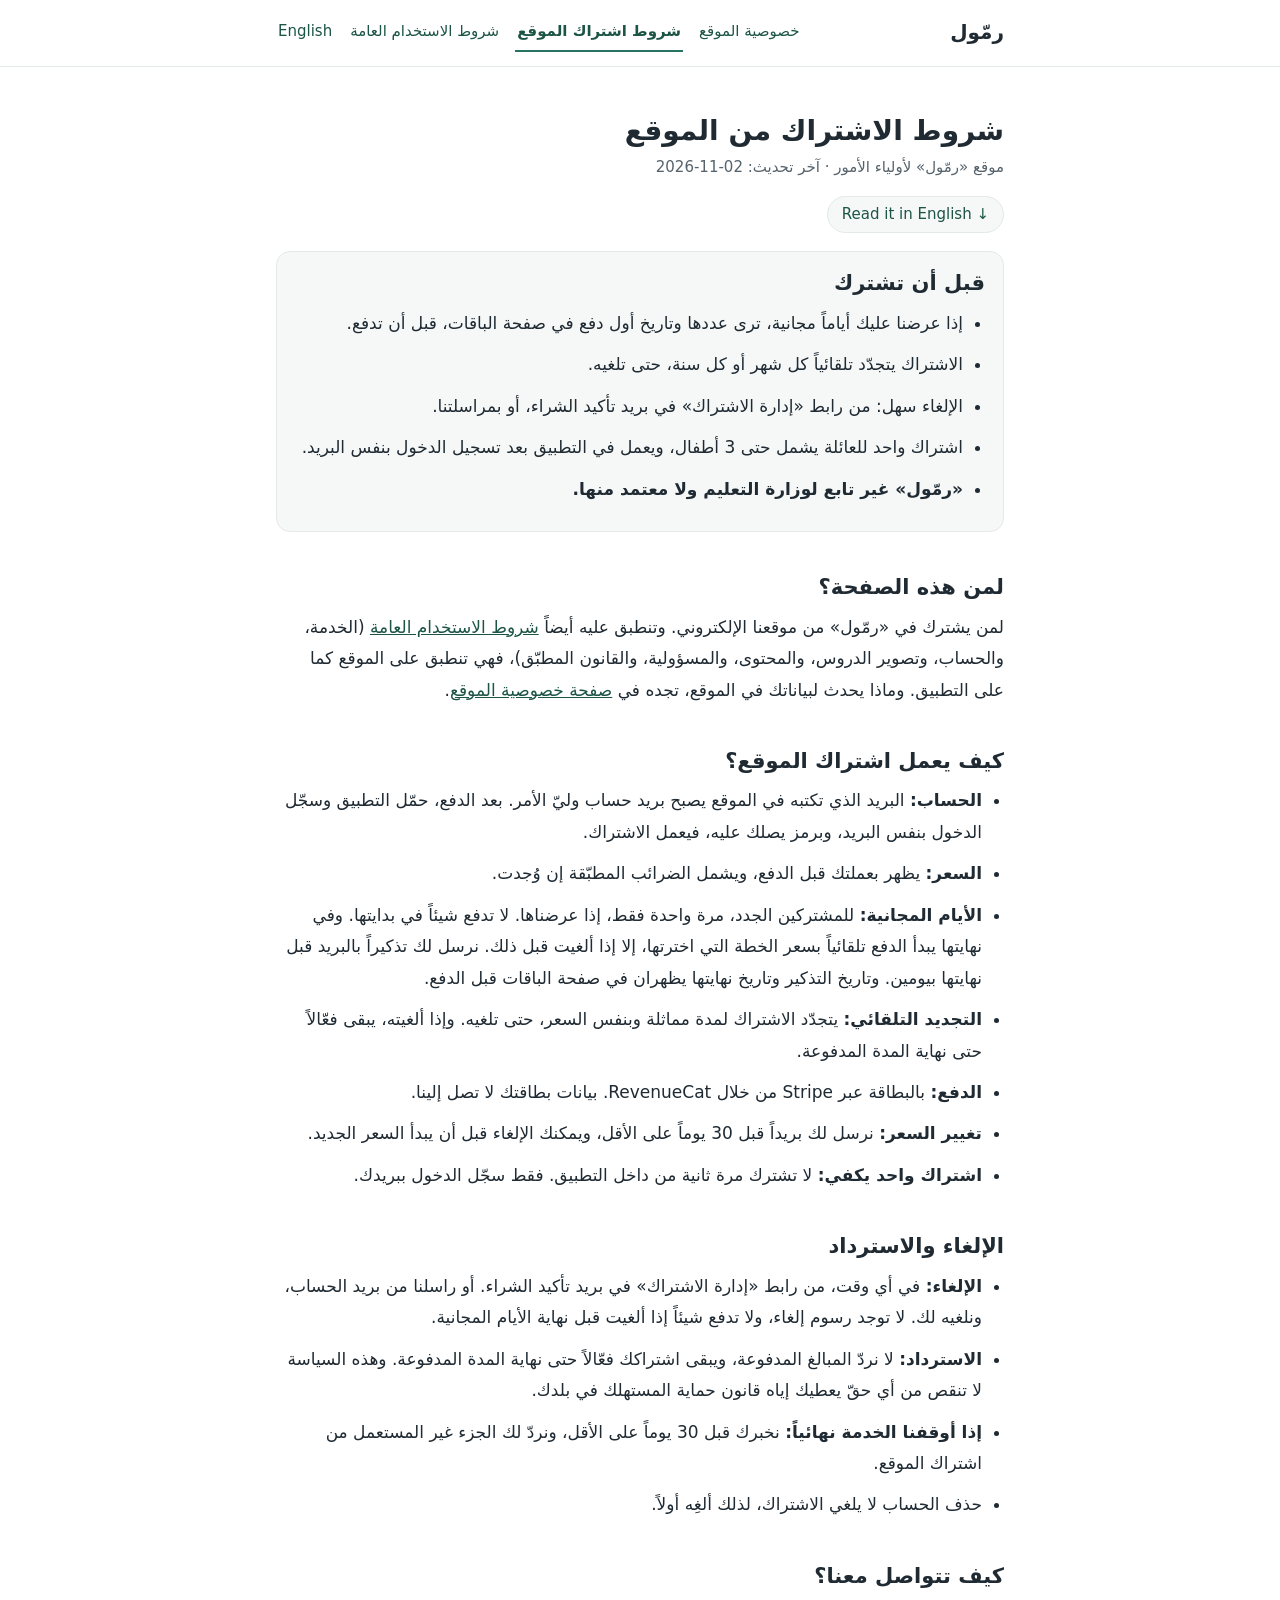
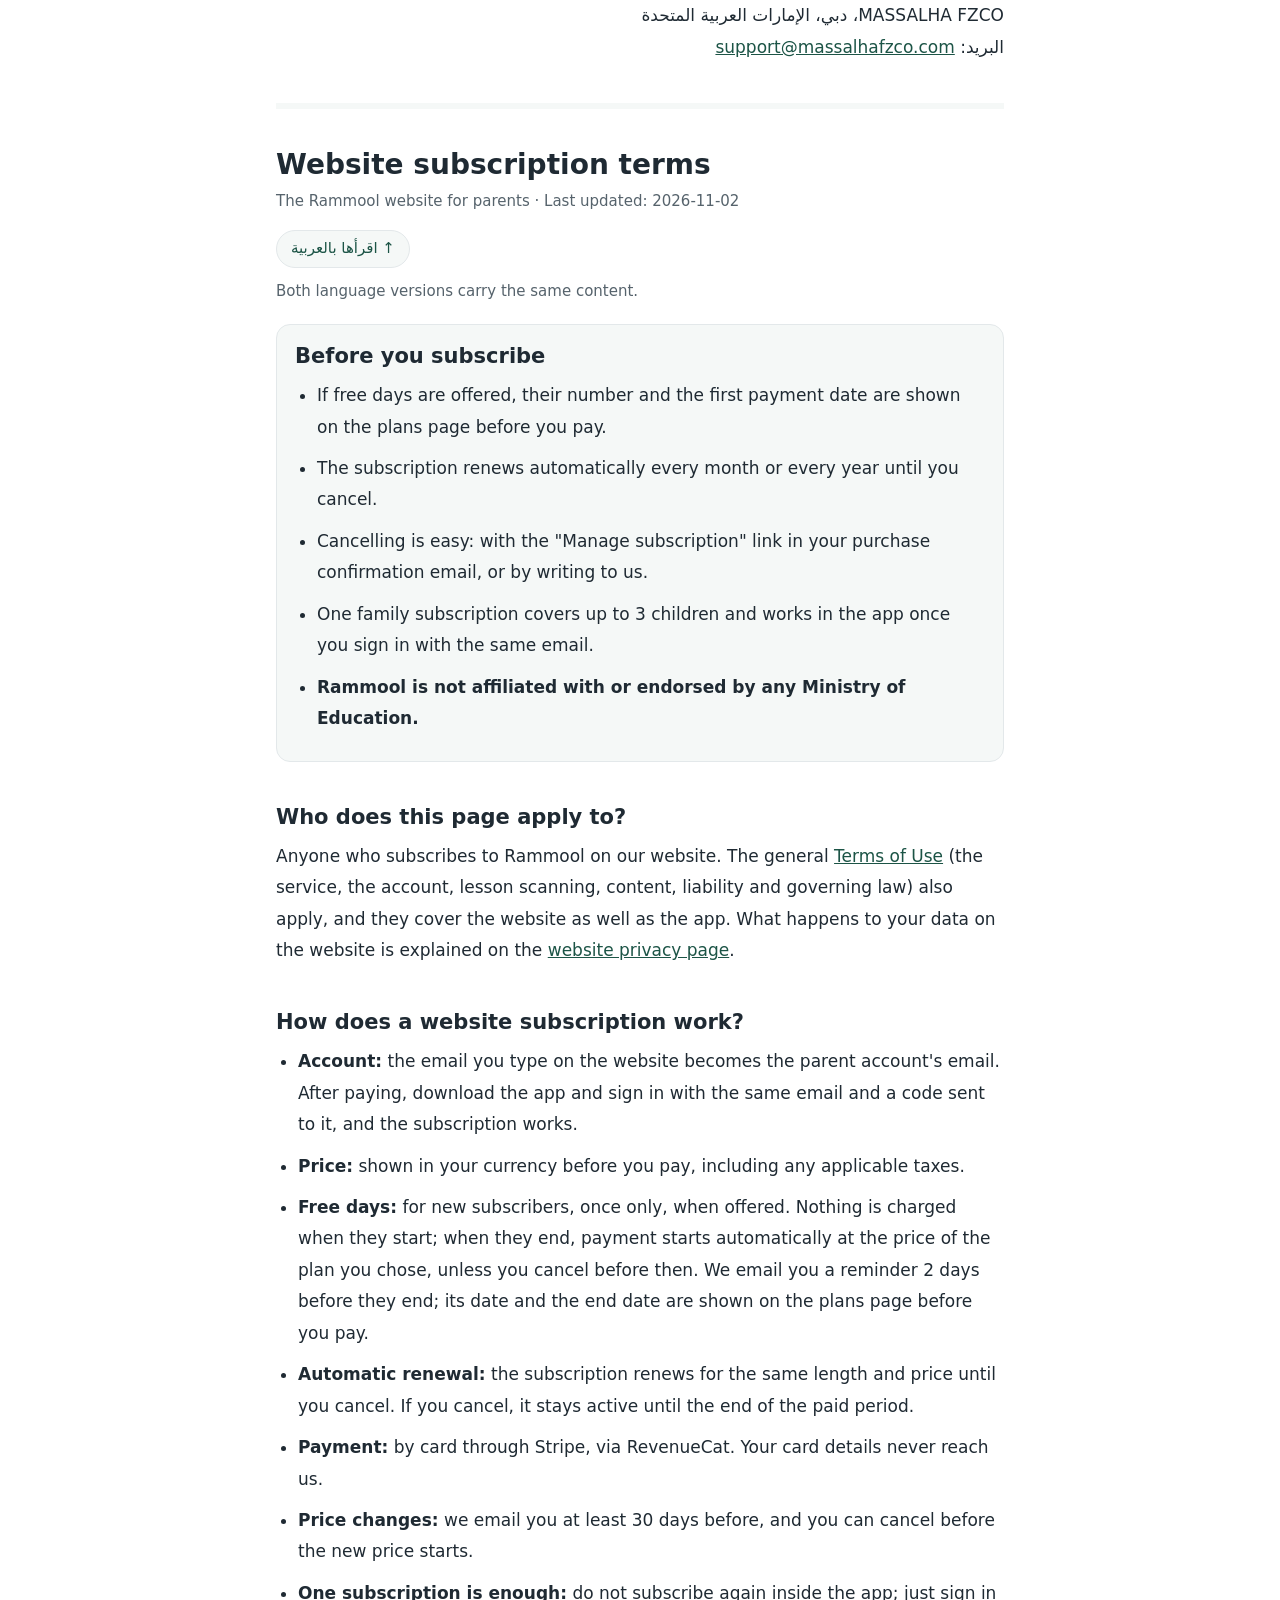
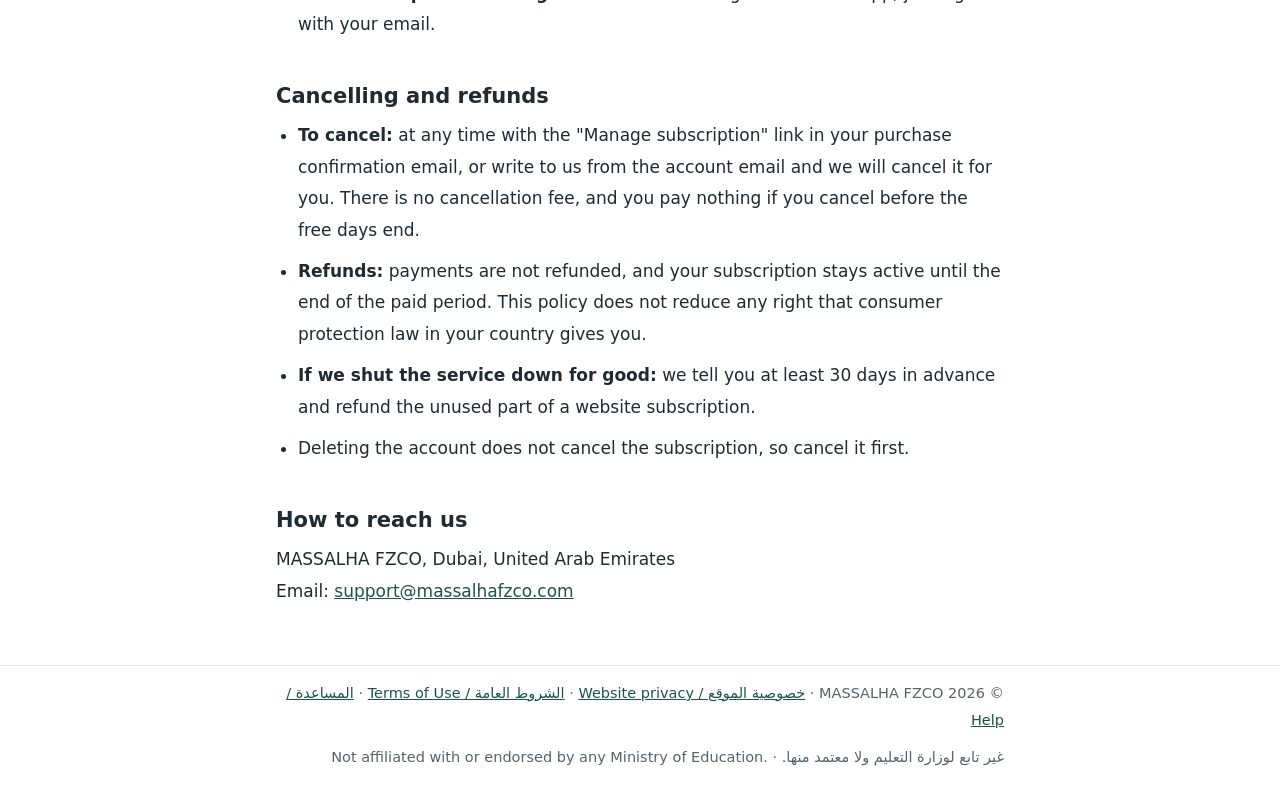
<file: terms/web/index.html>
<!doctype html>
<html lang="ar" dir="rtl">
<head>
<meta charset="utf-8">
<meta name="viewport" content="width=device-width, initial-scale=1">
<title>شروط اشتراك الموقع | رمّول · Website subscription terms | Rammool</title>
<meta name="description" content="قواعد الاشتراك في رمّول من الموقع الإلكتروني. The rules for subscribing to Rammool on the website.">
<meta name="color-scheme" content="light">
<style>
  :root{--bg:#ffffff;--ink:#1f2a33;--muted:#56636c;--line:#e3e8ea;--soft:#f5f8f7;--accent:#2a7363;--accent-ink:#1c5446;--note:#fff8e8;--note-line:#f0dfb4}
  *{box-sizing:border-box}
  html{-webkit-text-size-adjust:100%}
  body{margin:0;background:var(--bg);color:var(--ink);font-family:system-ui,-apple-system,'Segoe UI',Arial,sans-serif;font-size:17px;line-height:1.85}
  .skip{position:absolute;inset-inline-start:-999px;top:0;background:var(--accent);color:#fff;padding:8px 14px;border-radius:0 0 8px 8px}
  .skip:focus{inset-inline-start:16px}
  header.top{border-bottom:1px solid var(--line);background:var(--bg)}
  .bar{max-width:760px;margin:0 auto;padding:14px 16px;display:flex;flex-wrap:wrap;gap:8px 18px;align-items:center;justify-content:space-between}
  .brand{font-weight:700;font-size:20px;color:var(--ink);text-decoration:none}
  nav.links{display:flex;flex-wrap:wrap;gap:4px 14px;font-size:15px}
  nav.links a{color:var(--accent-ink);text-decoration:none;padding:4px 2px;border-bottom:2px solid transparent}
  nav.links a[aria-current="page"]{border-bottom-color:var(--accent);font-weight:700}
  main{max-width:760px;margin:0 auto;padding:8px 16px 48px}
  section.lang{padding-top:20px}
  section.lang + section.lang{border-top:6px solid var(--soft);margin-top:40px}
  h1{font-size:28px;line-height:1.4;margin:16px 0 4px}
  h2{font-size:21px;line-height:1.5;margin:34px 0 8px;padding-top:6px}
  p,li{margin:0 0 10px}
  ul,ol{padding-inline-start:22px;margin:0 0 12px}
  a{color:var(--accent-ink)}
  a:focus-visible,button:focus-visible{outline:3px solid var(--accent);outline-offset:2px;border-radius:4px}
  .meta{color:var(--muted);font-size:15px;margin:0 0 14px}
  .jump{display:inline-block;font-size:15px;background:var(--soft);border:1px solid var(--line);border-radius:999px;padding:4px 14px;text-decoration:none}
  .box{background:var(--soft);border:1px solid var(--line);border-radius:14px;padding:16px 18px;margin:18px 0}
  .box h2{margin-top:0;padding-top:0}
  .box ul{margin-bottom:0}
  .ltr{direction:ltr;unicode-bidi:isolate}
  footer{border-top:1px solid var(--line);color:var(--muted);font-size:14.5px}
  footer .bar{display:block}
  @media (max-width:480px){body{font-size:16.5px}h1{font-size:24px}h2{font-size:19.5px}}
</style>
</head>
<body>
<a class="skip" href="#ar">الانتقال إلى المحتوى</a>
<header class="top">
  <div class="bar">
    <span class="brand">رمّول</span>
    <nav class="links" aria-label="صفحات قانونية / Legal pages">
      <a href="../../privacy/web/">خصوصية الموقع</a>
      <a href="./" aria-current="page">شروط اشتراك الموقع</a>
      <a href="../">شروط الاستخدام العامة</a>
      <a href="#en" lang="en" dir="ltr">English</a>
    </nav>
  </div>
</header>

<main>
<!-- ============================ العربية ============================ -->
<section class="lang" id="ar" lang="ar" dir="rtl">
  <h1>شروط الاشتراك من الموقع</h1>
  <p class="meta">موقع «رمّول» لأولياء الأمور · آخر تحديث: <span class="ltr" style="white-space:nowrap">2026-11-02</span></p>
  <p><a class="jump" href="#en" lang="en" dir="ltr">Read it in English ↓</a></p>

  <div class="box" role="note" aria-labelledby="ar-short">
    <h2 id="ar-short">قبل أن تشترك</h2>
    <ul>
      <li>إذا عرضنا عليك أياماً مجانية، ترى عددها وتاريخ أول دفع في صفحة الباقات، قبل أن تدفع.</li>
      <li>الاشتراك يتجدّد تلقائياً كل شهر أو كل سنة، حتى تلغيه.</li>
      <li>الإلغاء سهل: من رابط «إدارة الاشتراك» في بريد تأكيد الشراء، أو بمراسلتنا.</li>
      <li>اشتراك واحد للعائلة يشمل حتى 3 أطفال، ويعمل في التطبيق بعد تسجيل الدخول بنفس البريد.</li>
      <li><strong>«رمّول» غير تابع لوزارة التعليم ولا معتمد منها.</strong></li>
    </ul>
  </div>

  <h2 id="ar-scope">لمن هذه الصفحة؟</h2>
  <p>لمن يشترك في «رمّول» من موقعنا الإلكتروني. وتنطبق عليه أيضاً <a href="../">شروط الاستخدام العامة</a> (الخدمة، والحساب، وتصوير الدروس، والمحتوى، والمسؤولية، والقانون المطبّق)، فهي تنطبق على الموقع كما على التطبيق. وماذا يحدث لبياناتك في الموقع، تجده في <a href="../../privacy/web/">صفحة خصوصية الموقع</a>.</p>

  <h2 id="ar-sub">كيف يعمل اشتراك الموقع؟</h2>
  <ul>
    <li><strong>الحساب:</strong> البريد الذي تكتبه في الموقع يصبح بريد حساب وليّ الأمر. بعد الدفع، حمّل التطبيق وسجّل الدخول بنفس البريد، وبرمز يصلك عليه، فيعمل الاشتراك.</li>
    <li><strong>السعر:</strong> يظهر بعملتك قبل الدفع، ويشمل الضرائب المطبّقة إن وُجدت.</li>
    <li><strong>الأيام المجانية:</strong> للمشتركين الجدد، مرة واحدة فقط، إذا عرضناها. لا تدفع شيئاً في بدايتها. وفي نهايتها يبدأ الدفع تلقائياً بسعر الخطة التي اخترتها، إلا إذا ألغيت قبل ذلك. نرسل لك تذكيراً بالبريد قبل نهايتها بيومين. وتاريخ التذكير وتاريخ نهايتها يظهران في صفحة الباقات قبل الدفع.</li>
    <li><strong>التجديد التلقائي:</strong> يتجدّد الاشتراك لمدة مماثلة وبنفس السعر، حتى تلغيه. وإذا ألغيته، يبقى فعّالاً حتى نهاية المدة المدفوعة.</li>
    <li><strong>الدفع:</strong> بالبطاقة عبر Stripe من خلال RevenueCat. بيانات بطاقتك لا تصل إلينا.</li>
    <li><strong>تغيير السعر:</strong> نرسل لك بريداً قبل 30 يوماً على الأقل، ويمكنك الإلغاء قبل أن يبدأ السعر الجديد.</li>
    <li><strong>اشتراك واحد يكفي:</strong> لا تشترك مرة ثانية من داخل التطبيق. فقط سجّل الدخول ببريدك.</li>
  </ul>

  <h2 id="ar-cancel">الإلغاء والاسترداد</h2>
  <ul>
    <li><strong>الإلغاء:</strong> في أي وقت، من رابط «إدارة الاشتراك» في بريد تأكيد الشراء. أو راسلنا من بريد الحساب، ونلغيه لك. لا توجد رسوم إلغاء، ولا تدفع شيئاً إذا ألغيت قبل نهاية الأيام المجانية.</li>
    <li><strong>الاسترداد:</strong> لا نردّ المبالغ المدفوعة، ويبقى اشتراكك فعّالاً حتى نهاية المدة المدفوعة. وهذه السياسة لا تنقص من أي حقّ يعطيك إياه قانون حماية المستهلك في بلدك.</li>
    <li><strong>إذا أوقفنا الخدمة نهائياً:</strong> نخبرك قبل 30 يوماً على الأقل، ونردّ لك الجزء غير المستعمل من اشتراك الموقع.</li>
    <li>حذف الحساب لا يلغي الاشتراك، لذلك ألغِه أولاً.</li>
  </ul>

  <h2 id="ar-contact">كيف تتواصل معنا؟</h2>
  <p><span class="ltr">MASSALHA FZCO</span>، دبي، الإمارات العربية المتحدة<br>البريد: <a href="mailto:support@massalhafzco.com" class="ltr">support@massalhafzco.com</a></p>
</section>

<!-- ============================ English ============================ -->
<section class="lang" id="en" lang="en" dir="ltr">
  <h1>Website subscription terms</h1>
  <p class="meta">The Rammool website for parents · Last updated: 2026-11-02</p>
  <p><a class="jump" href="#ar" lang="ar" dir="rtl">↑ اقرأها بالعربية</a></p>
  <p class="meta">Both language versions carry the same content.</p>

  <div class="box" role="note" aria-labelledby="en-short">
    <h2 id="en-short">Before you subscribe</h2>
    <ul>
      <li>If free days are offered, their number and the first payment date are shown on the plans page before you pay.</li>
      <li>The subscription renews automatically every month or every year until you cancel.</li>
      <li>Cancelling is easy: with the "Manage subscription" link in your purchase confirmation email, or by writing to us.</li>
      <li>One family subscription covers up to 3 children and works in the app once you sign in with the same email.</li>
      <li><strong>Rammool is not affiliated with or endorsed by any Ministry of Education.</strong></li>
    </ul>
  </div>

  <h2 id="en-scope">Who does this page apply to?</h2>
  <p>Anyone who subscribes to Rammool on our website. The general <a href="../#en">Terms of Use</a> (the service, the account, lesson scanning, content, liability and governing law) also apply, and they cover the website as well as the app. What happens to your data on the website is explained on the <a href="../../privacy/web/#en">website privacy page</a>.</p>

  <h2 id="en-sub">How does a website subscription work?</h2>
  <ul>
    <li><strong>Account:</strong> the email you type on the website becomes the parent account's email. After paying, download the app and sign in with the same email and a code sent to it, and the subscription works.</li>
    <li><strong>Price:</strong> shown in your currency before you pay, including any applicable taxes.</li>
    <li><strong>Free days:</strong> for new subscribers, once only, when offered. Nothing is charged when they start; when they end, payment starts automatically at the price of the plan you chose, unless you cancel before then. We email you a reminder 2 days before they end; its date and the end date are shown on the plans page before you pay.</li>
    <li><strong>Automatic renewal:</strong> the subscription renews for the same length and price until you cancel. If you cancel, it stays active until the end of the paid period.</li>
    <li><strong>Payment:</strong> by card through Stripe, via RevenueCat. Your card details never reach us.</li>
    <li><strong>Price changes:</strong> we email you at least 30 days before, and you can cancel before the new price starts.</li>
    <li><strong>One subscription is enough:</strong> do not subscribe again inside the app; just sign in with your email.</li>
  </ul>

  <h2 id="en-cancel">Cancelling and refunds</h2>
  <ul>
    <li><strong>To cancel:</strong> at any time with the "Manage subscription" link in your purchase confirmation email, or write to us from the account email and we will cancel it for you. There is no cancellation fee, and you pay nothing if you cancel before the free days end.</li>
    <li><strong>Refunds:</strong> payments are not refunded, and your subscription stays active until the end of the paid period. This policy does not reduce any right that consumer protection law in your country gives you.</li>
    <li><strong>If we shut the service down for good:</strong> we tell you at least 30 days in advance and refund the unused part of a website subscription.</li>
    <li>Deleting the account does not cancel the subscription, so cancel it first.</li>
  </ul>

  <h2 id="en-contact">How to reach us</h2>
  <p>MASSALHA FZCO, Dubai, United Arab Emirates<br>Email: <a href="mailto:support@massalhafzco.com">support@massalhafzco.com</a></p>
</section>
</main>

<footer>
  <div class="bar">
    <p>© 2026 MASSALHA FZCO · <a href="../../privacy/web/">خصوصية الموقع / Website privacy</a> · <a href="../">الشروط العامة / Terms of Use</a> · <a href="../../support/">المساعدة / Help</a></p>
    <p>غير تابع لوزارة التعليم ولا معتمد منها. · <span lang="en" dir="ltr">Not affiliated with or endorsed by any Ministry of Education.</span></p>
  </div>
</footer>
</body>
</html>
</file>
<file: assets/index-Dnx78L8N.css>
@font-face{font-family:Readex Pro Variable;font-style:normal;font-display:swap;font-weight:160 700;src:url(./readex-pro-arabic-wght-normal-DiwT_uOQ.woff2)format("woff2-variations");unicode-range:U+6??,U+750-77F,U+870-88E,U+890-891,U+897-8E1,U+8E3-8FF,U+200C-200E,U+2010-2011,U+204F,U+2E41,U+FB50-FDFF,U+FE70-FE74,U+FE76-FEFC,U+102E0-102FB,U+10E60-10E7E,U+10EC2-10EC4,U+10EFC-10EFF,U+1EE00-1EE03,U+1EE05-1EE1F,U+1EE21-1EE22,U+1EE24,U+1EE27,U+1EE29-1EE32,U+1EE34-1EE37,U+1EE39,U+1EE3B,U+1EE42,U+1EE47,U+1EE49,U+1EE4B,U+1EE4D-1EE4F,U+1EE51-1EE52,U+1EE54,U+1EE57,U+1EE59,U+1EE5B,U+1EE5D,U+1EE5F,U+1EE61-1EE62,U+1EE64,U+1EE67-1EE6A,U+1EE6C-1EE72,U+1EE74-1EE77,U+1EE79-1EE7C,U+1EE7E,U+1EE80-1EE89,U+1EE8B-1EE9B,U+1EEA1-1EEA3,U+1EEA5-1EEA9,U+1EEAB-1EEBB,U+1EEF0-1EEF1}@font-face{font-family:Readex Pro Variable;font-style:normal;font-display:swap;font-weight:160 700;src:url(./readex-pro-vietnamese-wght-normal-Do5Nl5oc.woff2)format("woff2-variations");unicode-range:U+102-103,U+110-111,U+128-129,U+168-169,U+1A0-1A1,U+1AF-1B0,U+300-301,U+303-304,U+308-309,U+323,U+329,U+1EA0-1EF9,U+20AB}@font-face{font-family:Readex Pro Variable;font-style:normal;font-display:swap;font-weight:160 700;src:url(./readex-pro-latin-ext-wght-normal-CsYMu49W.woff2)format("woff2-variations");unicode-range:U+100-2BA,U+2BD-2C5,U+2C7-2CC,U+2CE-2D7,U+2DD-2FF,U+304,U+308,U+329,U+1D00-1DBF,U+1E00-1E9F,U+1EF2-1EFF,U+2020,U+20A0-20AB,U+20AD-20C0,U+2113,U+2C60-2C7F,U+A720-A7FF}@font-face{font-family:Readex Pro Variable;font-style:normal;font-display:swap;font-weight:160 700;src:url(./readex-pro-latin-wght-normal--ekFhJJC.woff2)format("woff2-variations");unicode-range:U+??,U+131,U+152-153,U+2BB-2BC,U+2C6,U+2DA,U+2DC,U+304,U+308,U+329,U+2000-206F,U+20AC,U+2122,U+2191,U+2193,U+2212,U+2215,U+FEFF,U+FFFD}:root{--lightningcss-light:initial;--lightningcss-dark: ;color-scheme:light;--cream:#fff;--cream-deep:#f3f7f7;--surface:#fff;--ink:#1d2b2c;--ink-soft:#3e4b4c;--muted:#687576;--edge:#e3e8e8;--tile:#f2f8f7;--tile-edge:#cfe3e0;--teal:#087a7c;--teal-dark:#05595b;--teal-light:#bfe6e2;--teal-wash:#e9f6f4;--saffron:#ffb81c;--saffron-wash:#fff1cc;--coral:#f0531f;--coral-top:#f66b39;--coral-edge:#c9400f;--green:#1f9d57;--blue:#2d6cdf;--blue-wash:#eaf1fd;--r:16px;--r-sm:12px;--r-pill:999px;--lift:0 1px 2px #1428280a;--lift-hi:0 2px 10px -4px #1428281a;--lift-on:none;--lift-press:none;--fs-xl:23px;--fs-lg:18px;--fs-md:16px;--fs-sm:14px;--fs-xs:12.5px;--ease:cubic-bezier(.2, .9, .3, 1);--settle:cubic-bezier(.2, .9, .3, 1);--leave:cubic-bezier(.4, 0, 1, 1);--glide:cubic-bezier(.45, 0, .25, 1);--pop:cubic-bezier(.34, 1.4, .64, 1);--font:"Readex Pro Variable", "Readex Pro", system-ui, -apple-system, "Segoe UI", Tahoma, sans-serif;--head:var(--font);--gutter:20px;--max:480px;font-family:var(--font);font-size:var(--fs-md);color:var(--ink);background:var(--cream);-webkit-font-smoothing:antialiased;-moz-osx-font-smoothing:grayscale;-webkit-text-size-adjust:100%;-moz-text-size-adjust:100%;text-size-adjust:100%;font-weight:400;line-height:1.65}*,:before,:after{box-sizing:border-box}html,body{min-height:100%;margin:0}html{background:var(--cream)}body{-webkit-tap-highlight-color:transparent;background:var(--surface);overflow-x:hidden}body:before{content:"";z-index:-1;pointer-events:none;background-image:url("data:image/svg+xml,%3Csvg xmlns='http://www.w3.org/2000/svg' width='180' height='180'%3E%3Cfilter id='n'%3E%3CfeTurbulence type='fractalNoise' baseFrequency='.8' numOctaves='2' stitchTiles='stitch'/%3E%3CfeColorMatrix values='0 0 0 0 .42 0 0 0 0 .3 0 0 0 0 .15 0 0 0 .7 0'/%3E%3C/filter%3E%3Crect width='100%25' height='100%25' filter='url(%23n)' opacity='.1'/%3E%3C/svg%3E"),radial-gradient(120% 60% at 100% 0,#ffb81c21,#ffb81c00 60%),radial-gradient(90% 50% at 0 100%,#087a7c12,#087a7c00 65%);background-size:180px 180px,100% 100%,100% 100%;display:none;position:fixed;top:0;bottom:0;left:0;right:0}h1,h2,h3{color:var(--ink);letter-spacing:0}b,strong{font-weight:600}button,input{font:inherit;color:inherit}button{cursor:pointer}a{color:var(--teal-dark);text-underline-offset:3px}:focus-visible{outline:3px solid var(--saffron);outline-offset:2px}h1:focus{outline:none}.sr-only{clip:rect(0 0 0 0);white-space:nowrap;width:1px;height:1px;overflow:hidden;position:absolute!important}.icon{flex:none;width:1.15em;height:1.15em}.ltr{direction:ltr;unicode-bidi:isolate}[hidden]{display:none!important}#app{min-height:100vh;flex-direction:column;min-height:100dvh;display:flex}.top{z-index:20;background:var(--surface);position:sticky;top:0}.top-inner{max-width:var(--max);padding:6px var(--gutter) 8px;padding-top:max(6px, env(safe-area-inset-top));grid-template-columns:44px 1fr 44px;align-items:center;row-gap:6px;min-height:56px;margin:0 auto;display:grid}.brand{color:var(--teal-dark);grid-area:1/2;justify-self:center;align-items:center;gap:6px;font-size:20px;font-weight:700;line-height:1;display:inline-flex}.brand-mark{width:18px;height:18px;color:var(--saffron)}.back{width:44px;height:44px;color:var(--ink);background:0 0;border:0;border-radius:50%;grid-area:1/1;place-items:center;margin-inline-start:-10px;transition:background .12s;display:grid}.back:active{background:var(--cream-deep)}.back .icon{width:24px;height:24px}.progress{border-radius:var(--r-pill);background:var(--teal-wash);grid-area:2/1/auto/-1;height:3px;overflow:hidden}.progress-fill{height:100%;width:var(--p,0%);border-radius:var(--r-pill);background:linear-gradient(to left, #6cc5bd, var(--teal));min-width:10px;transition:width .35s var(--ease);display:block}.top.dark{background:var(--top-dark,#12393a)}.top.dark .brand,.top.dark .back{color:#fff}.stage{width:100%;max-width:var(--max);flex-direction:column;flex:1;margin:0 auto;display:flex;position:relative}.screen{flex-direction:column;flex:1 0 auto;display:flex}.screen.leaving{pointer-events:none;transition:opacity .14s var(--leave), transform .14s var(--leave);position:absolute;top:0;bottom:auto;left:0;right:0}.screen.leaving.gone{opacity:0;transform:translateY(-8px)scale(.98)}.screen.entering{opacity:0}.screen{transition:opacity .18s var(--settle)}.screen:not(.leaving) .q-title{animation:titleIn .24s var(--settle) both}.screen-body{padding:10px var(--gutter) 32px;flex:1}.screen-foot{z-index:5;padding:16px var(--gutter);padding-bottom:max(18px, calc(env(safe-area-inset-bottom) + 10px));background:linear-gradient(#fff0,#fff 30%);position:sticky;bottom:0}.q-title{font-family:var(--head);font-size:var(--fs-xl);letter-spacing:0;text-align:center;text-wrap:balance;margin:6px 0 14px;font-weight:600;line-height:1.65}.q-sub{max-width:400px;color:var(--ink-soft);text-align:center;text-wrap:pretty;margin:-6px auto 16px;font-size:15px;line-height:1.6}.q-title+.opts{margin-top:14px}.center{text-align:center}.btn-primary{border-radius:var(--r-pill);background:var(--teal);color:#fff;width:100%;min-height:56px;box-shadow:none;border:0;padding:0 20px;font-size:17px;font-weight:600;transition:transform .12s,box-shadow .12s,background .2s,opacity .2s;transform:translateY(0)}@media (hover:hover){.btn-primary:hover:not(:disabled){background:var(--teal-dark)}}.btn-primary:active:not(:disabled){background:var(--teal-dark);box-shadow:none;transform:scale(.985)}.btn-primary:disabled,.btn-primary.is-off{background:var(--teal);opacity:.5;box-shadow:none;color:#fff;cursor:default}.btn-primary.is-off{cursor:pointer}.btn-primary.busy{opacity:.85}.btn-primary.busy:after{content:"";vertical-align:-2px;border:2.5px solid #ffffff80;border-top-color:#fff;border-radius:50%;width:16px;height:16px;margin-inline-start:10px;animation:.8s linear infinite spin;display:inline-block}.btn-secondary{border-radius:var(--r-pill);min-height:44px;color:var(--teal-dark);font-weight:600;font-size:var(--fs-md);text-underline-offset:5px;background:0 0;border:0;margin-top:8px;padding:0 16px;text-decoration:underline;text-decoration-thickness:1.5px;transition:background .18s}.btn-secondary:active{background:var(--cream-deep)}.linkish{color:var(--teal-dark);text-underline-offset:3px;font-size:inherit;background:0 0;border:0;padding:0;text-decoration:underline}.foot-note{text-align:center;font-size:var(--fs-sm);color:var(--muted);margin:14px 0 0}.opts{gap:8px;display:grid}.opt{text-align:center;width:100%;min-height:68px;color:var(--teal);animation:optIn .34s var(--pop) both;animation-delay:calc(var(--i,0) * 45ms + .12s);background:#fff;border:1px solid #e2e5e5;border-radius:8px;justify-content:center;align-items:center;gap:10px;padding:12px 20px;transition:border-color .18s,background .18s,color .18s,transform .12s;display:flex;position:relative}@media (hover:hover){.opt:hover{border-color:#c4cbcc}}.opt:active{transform:scale(.98)}.opt[aria-checked=true]{border-color:var(--ink);color:var(--teal);box-shadow:inset 0 0 0 .5px var(--ink);background:#fff}.opt-text{flex-direction:column;flex:1;align-items:center;display:flex}.opt-label{font-size:16px;font-weight:500;line-height:1.5}.opt-sub{font-size:var(--fs-sm);color:var(--muted);line-height:1.5}.opt-mark{display:none}.opt-mark.square{background:var(--surface);color:#0000;border:1px solid #cfd3d8;border-radius:4px;place-items:center;width:20px;height:20px;margin-top:-10px;transition:all .18s;display:grid;position:absolute;top:50%}.opt-mark.square:not(:-webkit-any(:lang(ae),:lang(ar),:lang(arc),:lang(bcc),:lang(bqi),:lang(ckb),:lang(dv),:lang(fa),:lang(glk),:lang(he),:lang(ku),:lang(mzn),:lang(nqo),:lang(pnb),:lang(ps),:lang(sd),:lang(ug),:lang(ur),:lang(yi))){left:16px}.opt-mark.square:not(:is(:lang(ae),:lang(ar),:lang(arc),:lang(bcc),:lang(bqi),:lang(ckb),:lang(dv),:lang(fa),:lang(glk),:lang(he),:lang(ku),:lang(mzn),:lang(nqo),:lang(pnb),:lang(ps),:lang(sd),:lang(ug),:lang(ur),:lang(yi))){left:16px}.opt-mark.square:-webkit-any(:lang(ae),:lang(ar),:lang(arc),:lang(bcc),:lang(bqi),:lang(ckb),:lang(dv),:lang(fa),:lang(glk),:lang(he),:lang(ku),:lang(mzn),:lang(nqo),:lang(pnb),:lang(ps),:lang(sd),:lang(ug),:lang(ur),:lang(yi)){right:16px}.opt-mark.square:is(:lang(ae),:lang(ar),:lang(arc),:lang(bcc),:lang(bqi),:lang(ckb),:lang(dv),:lang(fa),:lang(glk),:lang(he),:lang(ku),:lang(mzn),:lang(nqo),:lang(pnb),:lang(ps),:lang(sd),:lang(ug),:lang(ur),:lang(yi)){right:16px}.opt:has(.opt-mark.square){padding-inline-start:48px;padding-inline-end:48px}.opt-mark .icon{width:14px;height:14px}.opt[aria-checked=true] .opt-mark.square{background:var(--ink);border-color:var(--ink);color:#fff;animation:pop .28s var(--ease)}.opt .chip{flex:none}.chip{background:var(--saffron-wash);color:#7a5200;font-size:var(--fs-xs);white-space:nowrap;border-radius:99px;align-items:center;padding:2px 10px;font-weight:600;line-height:1.7;display:inline-flex}.chip-soft{color:var(--muted);background:#eef2f2;font-weight:500}.chip-save{background:var(--teal-wash);color:var(--teal-dark);margin-inline-start:8px}.reply{background:var(--teal-wash);border:1px solid var(--teal-light);color:var(--ink-soft);text-align:center;text-wrap:pretty;border-radius:12px;justify-content:center;margin-top:14px;padding:12px 16px;font-size:14px;line-height:1.7;display:flex}.reply p{margin:0}.reply b{color:var(--ink);font-weight:600}.screen-foot>.reply{margin:0 0 10px}.reply.pop{animation:rise .35s var(--ease)}.soft-note{color:var(--muted);font-size:var(--fs-sm);margin:16px 0 0}.soft-note.boxed{border-radius:var(--r);background:var(--cream-deep);padding:14px 16px}.seg-group{grid-template-columns:1fr 1fr;gap:10px;margin-bottom:14px;display:grid}.seg{border-radius:var(--r);border:1.5px solid var(--edge);min-height:52px;box-shadow:var(--lift);background:var(--surface);font-weight:600;font-size:var(--fs-md);transition:all .18s}.seg[aria-checked=true]{border-color:var(--teal);background:var(--teal-wash);color:var(--teal-dark);box-shadow:var(--lift-on)}.field{border-radius:var(--r-pill);width:100%;min-height:58px;box-shadow:none;font-size:var(--fs-lg);background:#f7f9f9;border:1.5px solid #dfe5e5;padding:12px 20px;font-weight:500;transition:border-color .18s,box-shadow .18s}.field:focus{border-color:var(--teal);background:var(--surface);outline:none;box-shadow:0 0 0 4px #087a7c1f}.field::placeholder{color:#98a3a4;font-weight:400}.ltr-field{text-align:left;direction:ltr}.ltr-field::placeholder{text-align:left}.field-hint{min-height:1.4em;font-size:var(--fs-sm);color:#a5410f;margin:6px 2px 0}.privacy-line{font-size:var(--fs-sm);color:var(--muted);align-items:flex-start;gap:8px;margin:12px 0 0;display:flex}.privacy-line .icon{color:var(--teal);margin-top:4px}.consent-check{border-radius:var(--r);background:var(--surface);border:1px solid var(--edge);box-shadow:var(--lift);font-size:var(--fs-sm);cursor:pointer;align-items:flex-start;gap:12px;margin-top:18px;padding:14px;line-height:1.7;display:flex}.check{-webkit-appearance:none;appearance:none;background:var(--surface);border:1.5px solid #c4d3d2;border-radius:8px;flex:none;place-items:center;width:26px;height:26px;margin:2px 0 0;transition:all .15s;display:grid}.check:checked{background:var(--teal);border-color:var(--teal)}.check:checked:after{content:"";border:3px solid #fff;border-width:0 3px 3px 0;width:7px;height:13px;transform:rotate(45deg)translate(-1px,-1px)}.trap{opacity:0;width:1px;height:1px;position:absolute}.trap:not(:-webkit-any(:lang(ae),:lang(ar),:lang(arc),:lang(bcc),:lang(bqi),:lang(ckb),:lang(dv),:lang(fa),:lang(glk),:lang(he),:lang(ku),:lang(mzn),:lang(nqo),:lang(pnb),:lang(ps),:lang(sd),:lang(ug),:lang(ur),:lang(yi))){left:-9999px}.trap:not(:is(:lang(ae),:lang(ar),:lang(arc),:lang(bcc),:lang(bqi),:lang(ckb),:lang(dv),:lang(fa),:lang(glk),:lang(he),:lang(ku),:lang(mzn),:lang(nqo),:lang(pnb),:lang(ps),:lang(sd),:lang(ug),:lang(ur),:lang(yi))){left:-9999px}.trap:-webkit-any(:lang(ae),:lang(ar),:lang(arc),:lang(bcc),:lang(bqi),:lang(ckb),:lang(dv),:lang(fa),:lang(glk),:lang(he),:lang(ku),:lang(mzn),:lang(nqo),:lang(pnb),:lang(ps),:lang(sd),:lang(ug),:lang(ur),:lang(yi)){right:-9999px}.trap:is(:lang(ae),:lang(ar),:lang(arc),:lang(bcc),:lang(bqi),:lang(ckb),:lang(dv),:lang(fa),:lang(glk),:lang(he),:lang(ku),:lang(mzn),:lang(nqo),:lang(pnb),:lang(ps),:lang(sd),:lang(ug),:lang(ur),:lang(yi)){right:-9999px}.form-error{color:#a5410f;font-size:var(--fs-sm);margin:12px 0 0}.form-error:empty{display:none}.hero-cat{align-items:flex-end;gap:4px;margin:0 -6px 4px;display:flex}.cat-wrap{width:132px;animation:catIn .6s var(--ease) both;flex:none}.cat-wrap.big{width:168px;margin:0 auto}.sandcat{width:100%;height:auto;display:block;overflow:visible}.bubble{background:var(--surface);border:1px solid var(--edge);border-radius:var(--r) var(--r) 6px var(--r);font-size:var(--fs-md);box-shadow:var(--lift);animation:rise .4s var(--ease) .2s both;flex:1;margin:0 0 54px;padding:12px 14px;line-height:1.6;position:relative}.word{opacity:0;animation:.3s forwards wordIn;animation-delay:calc(var(--w) * var(--wd) + .35s)}.build{text-align:center;padding-top:8vh}.build .q-title{margin-top:14px}.build-list{text-align:start;gap:10px;max-width:400px;margin:22px auto 0;padding:0;list-style:none;display:grid}.build-list li{border-radius:var(--r);background:var(--surface);border:1px solid var(--edge);box-shadow:var(--lift);opacity:.35;transition:opacity .35s ease, transform .35s var(--ease), border-color .35s ease;align-items:center;gap:10px;padding:12px 14px;font-weight:500;display:flex;transform:translateY(6px)}.build-list li.on{opacity:1;border-color:var(--teal-light);transform:none}.tick{color:#0000;background:#e8eeee;border-radius:50%;flex:none;place-items:center;width:26px;height:26px;transition:all .3s;display:grid}.tick .icon{width:16px;height:16px}.build-list li.on .tick{background:var(--teal);color:#fff;animation:pop .3s var(--ease)}.eyebrow{color:var(--teal-dark);font-weight:600;font-size:var(--fs-sm);align-items:center;gap:6px;margin:8px 0 0;display:inline-flex}.eyebrow .icon{color:var(--saffron)}.meta-chips{flex-wrap:wrap;gap:6px;margin:4px 0 14px;padding:0;list-style:none;display:flex}.meta-chips li{background:var(--cream-deep);font-size:var(--fs-sm);border-radius:99px;padding:3px 12px;font-weight:500}.aligned{border-radius:var(--r);background-image:linear-gradient(to bottom, #0b8b8d, var(--teal));background:var(--teal);color:#fff;font-weight:600;font-size:var(--fs-md);align-items:center;gap:10px;padding:14px 16px;line-height:1.55;display:flex;box-shadow:inset 0 1px #ffffff2e,0 12px 24px -14px #05595b99}.aligned p{margin:0}.aligned .icon{width:26px;height:26px;color:var(--saffron)}.subject h2{font-size:var(--fs-lg);align-items:center;gap:8px;margin:0;display:flex}.subject h2:before{content:"";background:var(--accent);border-radius:3px;width:12px;height:12px;transform:rotate(45deg)}.subject-en{--accent:var(--blue);--accent-wash:var(--blue-wash)}.subject-math{--accent:var(--teal);--accent-wash:var(--teal-wash)}.count{font-size:var(--fs-sm);color:var(--muted);font-weight:500}.topic-en{font-weight:500;font-size:var(--fs-sm);color:var(--accent);margin-inline-start:8px}.topic-extra{font-size:var(--fs-sm);color:var(--muted);align-items:center;gap:6px;display:flex;margin-top:4px!important}.legend{font-size:var(--fs-sm);color:var(--muted);margin:12px 0 0}.plan-note{border-radius:var(--r);background:var(--cream-deep);font-size:var(--fs-md);margin:16px 0 0;padding:14px 16px}.block{margin-top:32px}.block h2{font-family:var(--head);font-size:var(--fs-lg);margin:0 0 12px;line-height:1.5}.day-steps{counter-reset:d;gap:10px;margin:0;padding:0;list-style:none;display:grid}.day-steps li{counter-increment:d;padding:12px 14px;border-radius:var(--r);background:var(--surface);border:1px solid var(--edge);box-shadow:var(--lift);flex-direction:column;padding-inline-start:52px;display:flex;position:relative}.day-steps li:before{content:counter(d);background:var(--saffron);width:28px;height:28px;color:var(--ink);font-weight:600;font-size:var(--fs-sm);border-radius:50%;place-items:center;display:grid;position:absolute;top:50%;transform:translateY(-50%)}.day-steps li:not(:-webkit-any(:lang(ae),:lang(ar),:lang(arc),:lang(bcc),:lang(bqi),:lang(ckb),:lang(dv),:lang(fa),:lang(glk),:lang(he),:lang(ku),:lang(mzn),:lang(nqo),:lang(pnb),:lang(ps),:lang(sd),:lang(ug),:lang(ur),:lang(yi))):before{left:12px}.day-steps li:not(:is(:lang(ae),:lang(ar),:lang(arc),:lang(bcc),:lang(bqi),:lang(ckb),:lang(dv),:lang(fa),:lang(glk),:lang(he),:lang(ku),:lang(mzn),:lang(nqo),:lang(pnb),:lang(ps),:lang(sd),:lang(ug),:lang(ur),:lang(yi))):before{left:12px}.day-steps li:-webkit-any(:lang(ae),:lang(ar),:lang(arc),:lang(bcc),:lang(bqi),:lang(ckb),:lang(dv),:lang(fa),:lang(glk),:lang(he),:lang(ku),:lang(mzn),:lang(nqo),:lang(pnb),:lang(ps),:lang(sd),:lang(ug),:lang(ur),:lang(yi)):before{right:12px}.day-steps li:is(:lang(ae),:lang(ar),:lang(arc),:lang(bcc),:lang(bqi),:lang(ckb),:lang(dv),:lang(fa),:lang(glk),:lang(he),:lang(ku),:lang(mzn),:lang(nqo),:lang(pnb),:lang(ps),:lang(sd),:lang(ug),:lang(ur),:lang(yi)):before{right:12px}.day-steps b{font-size:var(--fs-md)}.day-steps span{font-size:var(--fs-sm);color:var(--muted)}.ticks{gap:10px;margin:0;padding:0;list-style:none;display:grid}.ticks li{font-size:var(--fs-md);align-items:flex-start;gap:10px;display:flex}.ticks .icon{color:var(--green);margin-top:4px}.ticks.soft .icon{color:var(--teal)}.ticks.soft{border-radius:var(--r);background:var(--surface);border:1px solid var(--edge);box-shadow:var(--lift);margin-top:18px;padding:16px 18px}.fine{font-size:var(--fs-sm);color:var(--muted);margin:20px 0 0}.demo-note{border-radius:var(--r);background:var(--saffron-wash);color:#6b4800;font-size:var(--fs-sm);margin:0 0 12px;padding:10px 14px;font-weight:500}.plans{gap:14px;display:grid}.plan-card{text-align:start;border-radius:var(--r);border:1.5px solid var(--edge);background:var(--surface);width:100%;min-height:88px;box-shadow:var(--lift);animation:rise .4s var(--ease) both;animation-delay:calc(var(--i,0) * 70ms);align-items:center;gap:12px;padding:18px;transition:border-color .18s,background .18s;display:flex}.plan-card[aria-checked=true]{border-color:var(--teal);background:var(--teal-wash);box-shadow:var(--lift-on)}.plan-card.skeleton{background:linear-gradient(90deg,#fff 0%,#eef3f3 50%,#fff 100%) 0 0/200% 100%;min-height:84px;animation:1.2s linear infinite shimmer}.plan-radio{background:var(--cream);border:1.5px solid #c4d3d2;border-radius:50%;flex:none;width:24px;height:24px;position:relative}.plan-card[aria-checked=true] .plan-radio{border-color:var(--teal);background:var(--surface)}.plan-card[aria-checked=true] .plan-radio:after{content:"";background:var(--teal);border-radius:50%;position:absolute;top:4px;bottom:4px;left:4px;right:4px}.plan-main{flex-direction:column;flex:1;gap:2px;display:flex}.plan-name{font-weight:600;font-size:var(--fs-lg);flex-wrap:wrap;align-items:center;row-gap:4px;display:flex}.plan-sub{font-size:var(--fs-sm);color:var(--muted)}.timeline{margin:0;padding:0;list-style:none;position:relative}.timeline li{gap:12px;padding-bottom:14px;display:flex;position:relative}.timeline li:last-child{padding-bottom:0}.timeline li:not(:last-child):after{content:"";background:var(--teal-light);border-radius:3px;width:3px;position:absolute;top:38px;bottom:2px}.timeline li:not(:last-child):not(:-webkit-any(:lang(ae),:lang(ar),:lang(arc),:lang(bcc),:lang(bqi),:lang(ckb),:lang(dv),:lang(fa),:lang(glk),:lang(he),:lang(ku),:lang(mzn),:lang(nqo),:lang(pnb),:lang(ps),:lang(sd),:lang(ug),:lang(ur),:lang(yi))):after{left:17px}.timeline li:not(:last-child):not(:is(:lang(ae),:lang(ar),:lang(arc),:lang(bcc),:lang(bqi),:lang(ckb),:lang(dv),:lang(fa),:lang(glk),:lang(he),:lang(ku),:lang(mzn),:lang(nqo),:lang(pnb),:lang(ps),:lang(sd),:lang(ug),:lang(ur),:lang(yi))):after{left:17px}.timeline li:not(:last-child):-webkit-any(:lang(ae),:lang(ar),:lang(arc),:lang(bcc),:lang(bqi),:lang(ckb),:lang(dv),:lang(fa),:lang(glk),:lang(he),:lang(ku),:lang(mzn),:lang(nqo),:lang(pnb),:lang(ps),:lang(sd),:lang(ug),:lang(ur),:lang(yi)):after{right:17px}.timeline li:not(:last-child):is(:lang(ae),:lang(ar),:lang(arc),:lang(bcc),:lang(bqi),:lang(ckb),:lang(dv),:lang(fa),:lang(glk),:lang(he),:lang(ku),:lang(mzn),:lang(nqo),:lang(pnb),:lang(ps),:lang(sd),:lang(ug),:lang(ur),:lang(yi)):after{right:17px}.tl-dot{background:var(--teal-wash);width:36px;height:36px;color:var(--teal-dark);border-radius:50%;flex:none;place-items:center;display:grid}.timeline li:first-child .tl-dot{background:var(--teal);color:#fff}.timeline b{font-size:var(--fs-md)}.timeline p{font-size:var(--fs-sm);color:var(--muted);margin:0}.terms{font-size:var(--fs-sm);color:var(--muted);margin:24px 0 0;line-height:1.75}.done-hero{padding-top:8px}.steps{gap:14px;margin:18px 0 0;padding:0;list-style:none;display:grid}.steps li{border-radius:var(--r);background:var(--surface);border:1px solid var(--edge);box-shadow:var(--lift);gap:12px;padding:18px;display:flex}.steps b{font-size:var(--fs-md);display:block}.steps p{color:var(--muted);font-size:var(--fs-sm);margin:4px 0 0}.step-num{background:linear-gradient(to bottom, #0b8b8d, var(--teal));color:#fff;border-radius:50%;flex:none;place-items:center;width:32px;height:32px;font-weight:600;display:grid}.btn-store{border-radius:var(--r);background:var(--ink);color:#fff;align-items:center;gap:8px;margin-top:10px;padding:10px 18px;font-weight:600;text-decoration:none;display:inline-flex;box-shadow:inset 0 1px #ffffff24,0 10px 20px -12px #1d2b2c99}.btn-store .icon{width:20px;height:20px}.email-pill{background:var(--teal-wash);word-break:break-all;border-radius:99px;padding:4px 12px;font-weight:600;display:inline-block;color:var(--teal-dark)!important;margin-top:8px!important}.help{font-size:var(--fs-sm);color:var(--muted);text-align:center;margin:18px 0 0}.site-foot{border-top:1px solid var(--edge);font-size:var(--fs-sm);color:var(--muted);margin-top:40px;padding-top:18px}.foot-links{flex-wrap:wrap;gap:6px 16px;display:flex}.foot-links a,.foot-links .linkish{color:var(--muted)}.foot-legal{margin:10px 0 0}.cookie-note{z-index:50;left:12px;right:12px;bottom:max(12px, env(safe-area-inset-bottom));border-radius:var(--r);background:var(--surface);border:1px solid var(--edge);max-width:496px;animation:rise .35s var(--ease) both;align-items:center;gap:10px;margin:0 auto;padding:10px 12px 10px 10px;display:flex;position:fixed;box-shadow:0 12px 36px -12px #1428284d}.cookie-note.out{opacity:0;transition:all .25s;transform:translateY(12px)}.cookie-note-text{font-size:var(--fs-sm);flex:1;margin:0;line-height:1.6}.cookie-note-ok{border-radius:var(--r-pill);border:1.5px solid var(--teal-light);background:var(--surface);min-height:40px;color:var(--teal-dark);font-weight:600;font-size:var(--fs-sm);flex:none;padding:0 16px}.cookie-note-ok:active{background:var(--teal-wash)}.is-first .screen-body{padding-top:4px}.is-first .q-title{margin-top:4px}.card-note{border-radius:var(--r);background:var(--surface);border:1px solid var(--teal-light);box-shadow:var(--lift);animation:rise .3s var(--settle);margin-top:14px;padding:16px}.card-note p{font-size:var(--fs-md);margin:0 0 12px;line-height:1.7}.card-note .btn-secondary{margin-top:0}.other-link{font-size:var(--fs-md);margin-top:14px;display:inline-block}.btn-secondary.wide{width:100%;min-height:50px;margin-top:12px}.opt.dim{opacity:.55}.date-strip{border-radius:var(--r-sm);background:var(--cream-deep);font-size:var(--fs-sm);color:var(--muted);margin:0 0 14px;padding:8px 12px}.week-label{margin:0 0 8px;font-weight:600}.week-chips{gap:12px;display:grid}.week-chip{border-radius:var(--r);background:var(--surface);border:1px solid var(--edge);box-shadow:var(--lift);border-inline-start:6px solid var(--accent);animation:optIn .34s var(--pop) both;grid-template-columns:auto 1fr auto;align-items:center;gap:10px;padding:14px 16px;display:grid}.week-chip.en{--accent:var(--blue)}.week-chip.math{--accent:var(--teal);animation-delay:60ms}.week-chip b{color:var(--accent);font-size:var(--fs-sm)}.week-chip span{font-weight:600}.week-chip small{color:var(--muted);font-size:var(--fs-xs);background:#eef2f2;border-radius:99px;padding:1px 8px}.week-edit{border-radius:var(--r);background:var(--surface);border:1px solid var(--edge);box-shadow:var(--lift);animation:rise .3s var(--settle);margin-top:14px;padding:14px}.mini-list{gap:6px;margin-top:12px;display:grid}.mini-title{font-weight:600;font-size:var(--fs-sm);color:var(--muted);margin:0}.mini-opt{text-align:start;border-radius:var(--r-sm);border:1px solid var(--edge);background:var(--cream);min-height:44px;font-size:var(--fs-md);padding:8px 12px}.mini-opt[aria-checked=true]{border-color:var(--teal);background:var(--teal-wash);color:var(--teal-dark);font-weight:600}.field-label{font-weight:600;font-size:var(--fs-sm);margin:0 0 6px;display:block}.consent-line{font-size:var(--fs-sm);color:var(--muted);margin:14px 0 0;line-height:1.75}.build-star{width:120px;height:120px;margin:0 auto}.star-build{width:100%;height:100%;overflow:visible}.star-build .core{fill:var(--teal);opacity:0;transition:opacity .4s var(--settle)}.star-build .piece{fill:var(--saffron);opacity:0;transition:opacity .3s var(--settle), translate .42s var(--pop);transition-delay:calc(var(--k) * var(--dur,5.5s) / 9);translate:0 -10px}.star-build .eye{fill:var(--cream);opacity:0;transition:opacity .3s;transition-delay:calc(var(--dur,5.5s) * .9)}.star-build.go .core,.star-build.go .eye{opacity:1}.star-build.go .piece{opacity:1;translate:0}.week-cards{gap:12px;display:grid}.week-card{border-radius:var(--r);background:var(--surface);border:1px solid var(--edge);box-shadow:var(--lift);border-inline-start:6px solid var(--accent);animation:optIn .36s var(--pop) both;padding:14px 16px}.week-card.en{--accent:var(--blue)}.week-card.math{--accent:var(--teal);animation-delay:70ms}.wc-head{color:var(--accent);margin:0 0 6px;font-weight:600}.week-card ul{font-size:var(--fs-md);margin:0;padding-inline-start:20px}.week-card li::marker{color:var(--accent)}.subject{border-radius:var(--r);background:var(--surface);border:1px solid var(--edge);box-shadow:var(--lift);padding:18px}.term-map{margin:0;padding:0;list-style:none;position:relative}.term-map li{animation:optIn .34s var(--pop) both;animation-delay:calc(var(--i,0) * 45ms + .1s);align-items:center;gap:10px;padding:8px 0;display:flex;position:relative}.term-map li:not(:last-child):after{content:"";background:#e8eeee;width:2px;position:absolute;top:34px;bottom:-8px}.term-map li:not(:last-child):not(:-webkit-any(:lang(ae),:lang(ar),:lang(arc),:lang(bcc),:lang(bqi),:lang(ckb),:lang(dv),:lang(fa),:lang(glk),:lang(he),:lang(ku),:lang(mzn),:lang(nqo),:lang(pnb),:lang(ps),:lang(sd),:lang(ug),:lang(ur),:lang(yi))):after{left:12px}.term-map li:not(:last-child):not(:is(:lang(ae),:lang(ar),:lang(arc),:lang(bcc),:lang(bqi),:lang(ckb),:lang(dv),:lang(fa),:lang(glk),:lang(he),:lang(ku),:lang(mzn),:lang(nqo),:lang(pnb),:lang(ps),:lang(sd),:lang(ug),:lang(ur),:lang(yi))):after{left:12px}.term-map li:not(:last-child):-webkit-any(:lang(ae),:lang(ar),:lang(arc),:lang(bcc),:lang(bqi),:lang(ckb),:lang(dv),:lang(fa),:lang(glk),:lang(he),:lang(ku),:lang(mzn),:lang(nqo),:lang(pnb),:lang(ps),:lang(sd),:lang(ug),:lang(ur),:lang(yi)):after{right:12px}.term-map li:not(:last-child):is(:lang(ae),:lang(ar),:lang(arc),:lang(bcc),:lang(bqi),:lang(ckb),:lang(dv),:lang(fa),:lang(glk),:lang(he),:lang(ku),:lang(mzn),:lang(nqo),:lang(pnb),:lang(ps),:lang(sd),:lang(ug),:lang(ur),:lang(yi)):after{right:12px}.term-map .tile{color:#d5dfdf;z-index:1;flex:none;width:26px;height:26px;position:relative}.term-map .tile .icon{width:100%;height:100%}.term-map li.past .tile{color:var(--accent-wash)}.term-map li.now .tile{color:var(--accent)}.tm-text{font-size:var(--fs-md);flex-wrap:wrap;flex:1;align-items:center;gap:4px 8px;display:flex}.term-map li.now .tm-text{font-weight:600}.now-tag{background:var(--accent);color:#fff;font-size:var(--fs-xs);border-radius:99px;flex:none;padding:1px 10px;font-weight:600}.next-term{border-radius:var(--r);background:var(--cream-deep);padding:14px 16px}.next-term p{font-size:var(--fs-sm);color:var(--ink-soft);margin:4px 0 0}.day-steps li{justify-content:center;min-height:52px}.values{margin:4px 0 18px}.plan-price{font-weight:600;font-size:var(--fs-md)}.pay-marks{flex-wrap:wrap;gap:8px;margin:14px 0 0;display:flex}.pay-marks span{border-radius:var(--r-sm);border:1px solid var(--edge);background:var(--surface);font-size:var(--fs-sm);color:var(--muted);padding:4px 12px;font-weight:600}.timeline-wrap:not(:empty){border-radius:var(--r);background:var(--surface);border:1px solid var(--edge);box-shadow:var(--lift);margin-top:18px;padding:16px}.app-btn-mock{border-radius:var(--r);background:var(--teal);box-shadow:0 3px 0 var(--teal-dark);cursor:default;-webkit-user-select:none;user-select:none;padding:8px 18px;font-weight:600;display:inline-block;color:#fff!important;margin:8px 0 0!important}.qr{text-align:center;width:148px;margin-top:12px}.qr svg{border-radius:var(--r-sm);background:#fff;width:148px;height:148px;display:block}.qr small{color:var(--muted);font-size:var(--fs-xs)}.done-mark{background:linear-gradient(to bottom, #0b8b8d, var(--teal));width:72px;height:72px;box-shadow:0 1px 0 #fff3 inset, 0 4px 0 var(--teal-dark), 0 16px 28px -14px #05595b99;color:#fff;animation:pop .4s var(--pop);border-radius:50%;place-items:center;margin:8vh auto 8px;display:grid}.done-mark .icon{width:40px;height:40px}@keyframes titleIn{0%{opacity:0;transform:translateY(16px)}to{opacity:1;transform:none}}@keyframes optIn{0%{opacity:0;transform:translateY(20px)}to{opacity:1;transform:none}}@keyframes rise{0%{opacity:0;transform:translateY(10px)}to{opacity:1;transform:none}}@keyframes pop{0%{transform:scale(.6)}70%{transform:scale(1.12)}to{transform:scale(1)}}@keyframes wordIn{0%{opacity:0;filter:blur(2px)}to{opacity:1;filter:none}}@keyframes catIn{0%{opacity:0;transform:translateY(16px)scale(.92)}to{opacity:1;transform:none}}@keyframes spin{to{transform:rotate(360deg)}}@keyframes shimmer{to{background-position:-200% 0}}@media (prefers-reduced-motion:reduce){*,:before,:after{transition-duration:.01ms!important;animation-duration:.01ms!important;animation-iteration-count:1!important;animation-delay:0s!important}}@media (min-width:560px){:root{--gutter:28px;--fs-xl:24px}}@media (max-width:360px){:root{--gutter:16px;--fs-xl:21px;--fs-md:15.5px}.brand{font-size:var(--fs-md)}.cat-wrap{width:110px}}.p2g{border-radius:var(--r);background:var(--surface);border:1px solid var(--edge);box-shadow:var(--lift-hi);margin:14px 0 0;padding:14px 12px 12px;position:relative}.p2g-stage{grid-template-columns:minmax(0,1fr) 42px minmax(0,1fr);align-items:center;gap:4px;display:grid}.p2g-page{border:1px solid var(--edge);transition:transform .3s var(--settle);background-color:#fffdf7;background-image:repeating-linear-gradient(#0000 0 23px,#f3e9d6 23px 24px);border-radius:6px;padding:9px 9px 7px;position:relative;transform:rotate(-2deg);box-shadow:0 2px #1428280f,0 8px 16px -10px #1428284d}.is-snap .p2g-page{transform:rotate(0)scale(.96)}.p2g-title{font-family:var(--head);font-weight:600;font-size:var(--fs-sm);color:var(--teal-dark);text-align:center;margin:0 0 4px}.p2g-rows{gap:2px;margin:0;padding:0;list-style:none;display:grid}.p2g-rows li{font-size:var(--fs-sm);align-items:center;gap:6px;font-weight:600;line-height:1.6;display:flex}.p2g-sticker{flex:none;display:block}.p2g-rows .p2g-sticker{width:24px;height:24px}.p2g-dots{border-bottom:2px dotted #cdbb9a;flex:1;min-width:8px;margin-top:10px}.p2g-flash{opacity:0;pointer-events:none;background:#fff;border-radius:8px;position:absolute;top:-6px;bottom:-6px;left:-6px;right:-6px}.is-snap .p2g-flash{animation:.34s ease-out p2gFlash}.p2g-corner{border:3px solid var(--teal);width:14px;height:14px;transition:opacity .3s .15s;animation:1.8s ease-in-out infinite p2gBreathe;position:absolute}.p2g-corner.c1{border-bottom:0;border-right:0;border-top-left-radius:6px;top:-7px;left:-7px}.p2g-corner.c2{border-bottom:0;border-left:0;border-top-right-radius:6px;top:-7px;right:-7px}.p2g-corner.c3{border-top:0;border-right:0;border-bottom-left-radius:6px;bottom:-7px;left:-7px}.p2g-corner.c4{border-top:0;border-left:0;border-bottom-right-radius:6px;bottom:-7px;right:-7px}.is-snap .p2g-corner{opacity:0;animation:none}.p2g-arrow{color:var(--teal);flex-wrap:wrap;justify-content:center;align-items:center;gap:2px;display:flex}.p2g-star{opacity:.2;width:12px;height:12px;transition:opacity .25s ease, transform .35s var(--pop);transition-delay:calc(var(--k) * .11s);transform:scale(.6)}.p2g-star:nth-child(2){color:var(--saffron)}.p2g-star .icon,.p2g-chev .icon,.p2g-spark .icon{width:100%;height:100%;display:block}.is-fly .p2g-star{opacity:1;transform:none}.p2g-chev{opacity:0;flex-basis:100%;justify-content:center;height:20px;transition:opacity .3s .35s;display:flex}.p2g-chev .icon{width:20px}.is-fly .p2g-chev{opacity:1}.p2g-game{border-radius:var(--r);background:var(--cream);border:3px solid var(--ink);padding:17px 8px 9px;position:relative;box-shadow:0 3px #1d2b2c26}.p2g-notch{background:var(--ink);opacity:.85;border-radius:99px;width:28px;height:5px;margin-left:-14px;position:absolute;top:5px;left:50%}.p2g-prompt{text-align:center;min-height:3em;font-size:var(--fs-sm);place-items:center;margin:0 0 6px;font-weight:600;line-height:1.5;display:grid}.p2g-grid{grid-template-columns:1fr 1fr;gap:6px;display:grid}.p2g-tile{aspect-ratio:1;border-radius:var(--r-sm);background:var(--surface);border:1.5px solid var(--edge);box-shadow:var(--lift);opacity:0;transition:opacity .2s ease, transform .35s var(--pop), border-color .2s ease, box-shadow .2s ease;transition-delay:calc(var(--k) * 90ms), calc(var(--k) * 90ms), 0s, 0s;place-items:center;padding:5px;display:grid;position:relative;transform:scale(.5)}button.p2g-tile{cursor:pointer;font:inherit;color:inherit}.is-game .p2g-tile{opacity:1;transform:none}.p2g-tile .p2g-sticker{width:80%;height:80%}.p2g-tile.right{border-color:var(--green);box-shadow:0 0 0 3px #1f9d5740}.p2g-tile.nudge{animation:.4s p2gNudge}.p2g-spark{top:-7px;width:20px;height:20px;color:var(--saffron);opacity:0;pointer-events:none;position:absolute}.p2g-spark:not(:-webkit-any(:lang(ae),:lang(ar),:lang(arc),:lang(bcc),:lang(bqi),:lang(ckb),:lang(dv),:lang(fa),:lang(glk),:lang(he),:lang(ku),:lang(mzn),:lang(nqo),:lang(pnb),:lang(ps),:lang(sd),:lang(ug),:lang(ur),:lang(yi))){right:-7px}.p2g-spark:not(:is(:lang(ae),:lang(ar),:lang(arc),:lang(bcc),:lang(bqi),:lang(ckb),:lang(dv),:lang(fa),:lang(glk),:lang(he),:lang(ku),:lang(mzn),:lang(nqo),:lang(pnb),:lang(ps),:lang(sd),:lang(ug),:lang(ur),:lang(yi))){right:-7px}.p2g-spark:-webkit-any(:lang(ae),:lang(ar),:lang(arc),:lang(bcc),:lang(bqi),:lang(ckb),:lang(dv),:lang(fa),:lang(glk),:lang(he),:lang(ku),:lang(mzn),:lang(nqo),:lang(pnb),:lang(ps),:lang(sd),:lang(ug),:lang(ur),:lang(yi)){left:-7px}.p2g-spark:is(:lang(ae),:lang(ar),:lang(arc),:lang(bcc),:lang(bqi),:lang(ckb),:lang(dv),:lang(fa),:lang(glk),:lang(he),:lang(ku),:lang(mzn),:lang(nqo),:lang(pnb),:lang(ps),:lang(sd),:lang(ug),:lang(ur),:lang(yi)){left:-7px}.p2g-tile.right .p2g-spark{animation:p2gSpark .9s var(--pop) forwards}.p2g-check{background:var(--teal-wash);width:-moz-fit-content;width:fit-content;max-width:100%;color:var(--teal-dark);font-weight:600;font-size:var(--fs-sm);opacity:0;transition:opacity .3s var(--settle), transform .3s var(--settle);border-radius:99px;justify-content:center;align-items:center;gap:6px;margin:12px auto 0;padding:6px 14px;display:flex;transform:translateY(10px)}.p2g-check .icon{width:18px;height:18px;color:var(--saffron)}.is-check .p2g-check{opacity:1;transform:none}.p2g-steps{gap:6px;margin:12px 0 0;padding:0;list-style:none;display:grid}.p2g-steps li{font-size:var(--fs-sm);opacity:.35;align-items:center;gap:10px;transition:opacity .3s;display:flex}.p2g-steps li.on{opacity:1}.p2g-steps b{background:var(--saffron);width:24px;height:24px;font-size:var(--fs-xs);border-radius:50%;flex:none;place-items:center;display:grid}.p2g-hint{text-align:center;font-size:var(--fs-sm);color:var(--muted);margin:10px 0 0}.p2g-replay{font-size:var(--fs-sm);margin:4px auto 0;display:block}.p2g.mini{box-shadow:var(--lift);margin-top:6px;padding:10px 10px 8px}.p2g.mini .p2g-rows li{font-size:var(--fs-xs)}.p2g.mini .p2g-check{font-size:var(--fs-sm);margin-top:8px}@keyframes p2gFlash{0%{opacity:0}25%{opacity:.85}to{opacity:0}}@keyframes p2gBreathe{0%,to{opacity:.55}50%{opacity:1}}@keyframes p2gNudge{0%,to{transform:none}30%{transform:translate(-4px)}65%{transform:translate(4px)}}@keyframes p2gSpark{0%{opacity:0;transform:scale(.3)rotate(-20deg)}45%{opacity:1;transform:scale(1.2)rotate(0)}to{opacity:0;transform:scale(1)}}.is-intro .hero-cat{margin-bottom:0}.subject-chips{flex-wrap:wrap;gap:6px;margin:6px 0 0;padding:0;list-style:none;display:flex}.subject-chips li{background:var(--surface);border:1px solid var(--teal-light);color:var(--teal-dark);font-weight:600;font-size:var(--fs-sm);border-radius:99px;padding:4px 12px}.scan-subjects .soft-note{font-size:var(--fs-sm);margin-top:10px;line-height:1.65}.ready-card{border-radius:var(--r);background:var(--saffron-wash);padding:18px}.ready-card h2{margin-bottom:6px}.ready-card p{font-size:var(--fs-md);margin:0;line-height:1.7}.ready-card .ready-how{color:var(--muted);font-size:var(--fs-sm);margin-top:8px}.hero-plan{border-radius:var(--r);background:var(--teal-wash);border:1px solid var(--teal-light);padding:18px}.hero-plan>p{font-size:var(--fs-md);margin:12px 0 0;line-height:1.7}.hero-plan>.mini-title{font-size:var(--fs-sm)}.ready-intro>p{font-size:var(--fs-md);margin:0 0 12px;line-height:1.7}.scan-terms{border-radius:var(--r);background:var(--surface);border:1px solid var(--edge);box-shadow:var(--lift);margin-top:14px;padding:14px 16px}.scan-terms-head{font-weight:600;font-size:var(--fs-md);margin:0 0 6px}.scan-terms ul{font-size:var(--fs-sm);color:var(--muted);gap:4px;margin:0;padding-inline-start:18px;line-height:1.6;display:grid}@media (max-width:360px){.p2g{padding-inline-start:8px;padding-inline-end:8px}.p2g-stage{grid-template-columns:minmax(0,1fr) 34px minmax(0,1fr)}.p2g-rows li{font-size:var(--fs-xs);gap:4px}.p2g-rows .p2g-sticker{width:20px;height:20px}.p2g-prompt{font-size:var(--fs-xs)}.p2g-star{width:10px;height:10px}}.course-card{border-radius:var(--r);background:var(--surface);border:1px solid var(--edge);box-shadow:var(--lift);padding:18px}.course-card .ticks .icon{flex:none}.course-card .ready-how{color:var(--muted);font-size:var(--fs-sm);margin:12px 0 0}.price-card{border-radius:var(--r);background:var(--saffron-wash);padding:18px}.price-card h2{margin-bottom:6px}.price-card p{font-size:var(--fs-md);margin:0;line-height:1.7}.price-card .price-child{margin-top:8px;font-weight:600}.price-card .price-free{color:var(--ink-soft);font-size:var(--fs-sm);margin-top:8px}.scan-subjects .scan-lead{font-size:var(--fs-md);margin:0 0 12px;line-height:1.7}.scan-subjects .mini-title{font-size:var(--fs-sm);margin-top:14px}.plan-sub.per-child{color:var(--teal-dark)}.v2-strip{font-size:var(--fs-sm);color:var(--ink-soft);flex-wrap:wrap;justify-content:center;gap:6px 8px;margin:16px 0 0;padding:0;list-style:none;display:flex}.v2-strip li{background:var(--teal-wash);color:var(--teal-dark);border-radius:999px;padding:4px 12px;font-weight:500}.v2-grade .site-foot{font-size:var(--fs-xs);margin-top:28px;padding-top:12px}.v2-grade .foot-legal{margin-top:6px}.v2-reply{text-align:center;padding-top:2vh}.v2-reply .q-title{margin-top:6px}.v2-reply-cat .cat-wrap{width:120px;margin:0 auto}.v2-reply-body{max-width:440px;font-size:var(--fs-md);color:var(--ink-soft);margin:0 auto 18px;line-height:1.8}.v2-reply-visual{text-align:start;max-width:420px;animation:rise .4s var(--ease) .15s both;margin:0 auto}.v2-summary{border-radius:var(--r);background:var(--surface);border:1px solid var(--edge);box-shadow:var(--lift-hi);margin:0;padding:14px 16px}.v2-summary p{margin:0}.v2-summary-head{color:var(--teal-dark);align-items:center;gap:8px;font-weight:600;display:flex}.v2-summary-head .icon{width:18px;height:18px}.v2-tag{background:var(--saffron-wash);color:var(--ink-soft);font-size:var(--fs-xs);border-radius:999px;margin-inline-start:auto;padding:1px 10px;font-weight:500}.v2-summary-lesson{font-weight:600;margin-top:10px!important}.v2-summary-words{text-align:right;color:var(--muted);font-size:var(--fs-sm)}.v2-summary-tip{border-radius:var(--r-sm);background:var(--teal-wash);font-size:var(--fs-sm);padding:10px 12px;line-height:1.7;margin-top:10px!important}.v2-path{gap:8px;margin:0;padding:0;list-style:none;display:grid}.v2-path li{border-radius:var(--r);background:var(--surface);border:1px solid var(--edge);box-shadow:var(--lift);align-items:center;gap:12px;padding:12px 14px;font-weight:500;display:flex}.v2-path b{background:var(--teal);color:#fff;width:28px;height:28px;font-size:var(--fs-sm);border-radius:50%;flex:none;place-items:center;display:grid}.v2-timer-chip{background:var(--saffron-wash);width:max-content;color:var(--ink);font-size:var(--fs-lg);border-radius:999px;align-items:center;gap:8px;margin:0 auto;padding:10px 22px;font-weight:600;display:flex}.v2-timer-chip .icon{width:20px;height:20px;color:var(--saffron)}.v2-demo .q-title{margin-top:4px}.v2-demo-note{font-size:var(--fs-sm);margin-top:10px}.v2-pop-host:empty{display:none}.v2-pop-host{z-index:40;animation:rise .25s var(--ease) both;background:#1d2b2c47;place-items:center;padding:16px;display:grid;position:fixed;top:0;bottom:0;left:0;right:0}.v2-pop{border-radius:var(--r);background:var(--surface);border:1px solid var(--edge);text-align:center;width:100%;max-width:400px;animation:pop .3s var(--ease) both;padding:22px 18px 18px;box-shadow:inset 0 1px #ffffffe6,0 18px 40px -16px #14282873}.v2-pop.out{opacity:0;transition:all .18s;transform:scale(.97)}.v2-pop-q{font-size:var(--fs-lg);margin:0 0 16px;font-weight:600;line-height:1.6}.v2-pop-actions{grid-template-columns:1fr 1fr;gap:10px;display:grid}.v2-pop-actions .btn-primary,.v2-pop-actions .btn-secondary{width:100%;min-height:52px;margin:0}.v2-strip{border-radius:var(--r-pill);background:var(--cream-deep);gap:2px 0;margin-top:18px;padding:10px 14px}.v2-strip li{color:var(--ink-soft);font-size:var(--fs-sm);background:0 0;border-radius:0;padding:0 10px}.v2-strip li+li{border-inline-start:1px solid var(--tile-edge)}.bubble{box-shadow:none;border-color:var(--edge);background:var(--cream-deep);border-width:0}.v2-reply{padding-top:1vh}.v2-reply-cat{background:radial-gradient(circle at 50% 60%, var(--teal-wash) 0 62%, #e9f6f400 63%);border-radius:50%;place-items:center;width:196px;height:196px;margin:0 auto 6px;display:grid;position:relative}.v2-reply-cat .cat-wrap{width:168px}.v2-reply-body{color:var(--muted)}.v2-summary,.v2-path li,.build-list li,.day-steps li,.ticks.soft,.card-note,.consent-check,.v2-pop{box-shadow:none}.pv2-trial-hero{width:196px}.pv2-trial-cat{width:168px}.pv2-trial-hero:before{content:"";z-index:-1;background:var(--teal-wash);border-radius:50%;position:absolute;top:8px;bottom:-4px;left:4px;right:4px}.pv2-trial-hero{isolation:isolate}.is-plan-v2 .eyebrow{justify-content:center;display:flex}.is-plan-v2 .meta-chips{justify-content:center}.privacy-line{text-align:center;justify-content:center}.privacy-line .icon{margin-top:3px}.v2-pop-host{background:#1d2b2c6b}.v2-pop{border:0;padding:24px 18px 18px}.v2-pop-actions .btn-primary,.v2-pop-actions .btn-secondary{border-radius:var(--r-pill);border:1.5px solid var(--tile-edge);background:var(--tile);color:var(--ink);font-size:var(--fs-md);box-shadow:none;font-weight:600;text-decoration:none}.v2-pop-actions .btn-primary:active:not(:disabled),.v2-pop-actions .btn-secondary:active{background:var(--teal);border-color:var(--teal);color:#fff;transform:none}.plan-card.skeleton,.pv2-tl-skeleton{border:0}.v4-tip{border-radius:var(--r);background:var(--saffron-wash);color:var(--ink-soft);font-size:var(--fs-sm);text-align:center;border:1px solid #ffe08a;margin:18px 0 0;padding:12px 16px;line-height:1.6}.v4-note{text-align:center;justify-content:center;margin-top:18px}.v4-eyebrow{color:var(--teal);font-size:var(--fs-xs);letter-spacing:0;margin:4px 0 6px;font-weight:600}.v4-label{color:var(--muted);letter-spacing:.4px;margin:20px 0 8px;font-size:12px;font-weight:500}.v4-caption{text-align:center;color:var(--muted);font-size:var(--fs-xs);margin:6px 0 0}.q-title.v4-start{text-align:start;margin:12px 0 8px}.v4-body{color:#5f6b6c;text-wrap:pretty;margin:0 0 12px;font-size:16px;line-height:1.7}.v4-body b{color:var(--ink);font-weight:600}.v4-info .screen-body{padding-top:10px}.opts.v4-grid2{grid-template-columns:repeat(2,minmax(0,1fr));gap:8px}.opts.v4-grid2>.opt{min-height:76px;padding:10px 8px}.v4-shot{width:min(250px,66%);margin:8px auto 0;position:relative}.v4-shot img{border:1px solid var(--edge);background:#fff8ec;border-radius:22px;width:100%;height:auto;display:block;box-shadow:0 10px 30px -14px #14282859}.v4-shot-wide{width:min(280px,80%)}.v4-marquee{margin:4px calc(var(--gutter) * -1) 0;direction:ltr;overflow:hidden;-webkit-mask-image:linear-gradient(90deg,#0000,#000 12% 88%,#0000);mask-image:linear-gradient(90deg,#0000,#000 12% 88%,#0000)}.v4-marquee-row{padding:3px 0;overflow:hidden}.v4-marquee-track{gap:6px;width:max-content;animation:26s linear infinite v4marquee;display:flex}.v4-marquee-row.r1 .v4-marquee-track{margin-inline-start:-40px;animation-direction:reverse}.v4-pic{border:1px solid var(--edge);background:#fff;border-radius:6px;flex:none;place-items:center;width:52px;height:72px;display:grid}.v4-pic img{object-fit:contain;width:44px;height:44px}@keyframes v4marquee{0%{transform:translate(0)}to{transform:translate(-50%)}}.v4-check .screen-body{flex-direction:column;padding-top:24px;display:flex}.v4-check-q{margin:22px 0 0;font-size:21px;line-height:1.45}.v4-cv{justify-content:center;align-items:center;gap:12px;width:100%;min-height:250px;margin:0 auto;padding:0;display:flex}.v4-cv.v5-panel{background:#d9f0ed;border-radius:14px;padding:18px}.v4-cv-card{background:#eaf6fb;border:1.5px solid #bfe3f3;border-radius:14px;flex-direction:column;align-items:center;gap:6px;width:min(170px,50% - 8px);margin:0;padding:16px 8px 12px;display:flex}.v4-cv-card img{object-fit:contain;width:132px;height:132px}.v4-cv-word{color:var(--blue);text-align:center;font-size:22px;font-weight:600;line-height:1.3}.v4-cv-letter{color:#6cb8f0;font-size:96px;font-weight:700;line-height:1}.v4-cv-tiles{flex-wrap:wrap}.v4-cv-tile{min-width:58px;height:64px;color:var(--blue);background:#fff;border:1.5px solid #cfe0fb;border-radius:10px;place-items:center;padding:0 12px;font-size:24px;font-weight:700;display:grid}.v4-cv-tile.result{background:var(--teal);border-color:var(--teal);color:#fff}.v4-cv-arrow{color:var(--blue);font-size:26px}.v4-cv-mini{object-fit:contain;width:64px;height:64px}.v4-cv-big{flex-direction:column;gap:6px}.v4-cv-expr{color:var(--blue);font-size:50px;font-weight:800;line-height:1.1}.v4-cv-note{color:var(--ink-soft);font-size:var(--fs-md);font-weight:600}.v4-cv-dots{gap:22px}.v4-cv-group{background:#fff;border:1.5px solid #cfe0fb;border-radius:10px;grid-template-columns:repeat(4,20px);gap:8px;padding:14px;display:grid}.v4-cv-group i{background:var(--coral);border-radius:50%;width:20px;height:20px}.v4-cv-pattern span{color:var(--blue);text-align:center;width:44px;font-size:34px}.v4-cv-pattern span:nth-child(2n){color:var(--coral)}.v4-cv-pattern span.ask{color:var(--ink);border:2px dashed var(--blue);border-radius:12px;font-size:26px;line-height:44px}.v4-yn-row{grid-template-columns:1fr 1fr;gap:6px;display:grid}.v4-yn{min-height:72px;color:var(--teal);background:#fff;border:1px solid #e2e5e5;border-radius:8px;font-size:16px;font-weight:400;transition:border-color .15s,box-shadow .15s}.v4-yn[aria-pressed=true]{border-color:var(--ink);box-shadow:inset 0 0 0 .5px var(--ink)}.v4-skill{border:1px solid var(--edge);background:#fff;border-radius:12px;margin-top:10px;padding:16px 18px 18px}.v4-skill header b{font-weight:500}.v4-skills .q-title.v4-start{color:var(--teal)}.v4-skill header{justify-content:space-between;align-items:center;gap:10px;display:flex}.v4-chip{border-radius:var(--r-pill);background:var(--teal-wash);color:var(--teal-dark);font-size:var(--fs-xs);padding:3px 12px;font-weight:600}.v4-chip.focus{background:var(--saffron-wash);color:#7a5200}.v4-meter{border-radius:var(--r-pill);background:#edf1f1;height:8px;margin:14px 0 0;display:block;overflow:hidden}.v4-meter i{height:100%;width:var(--v,10%);border-radius:var(--r-pill);background:linear-gradient(to left, var(--green), var(--teal));animation:v4grow .9s var(--ease) both;transform-origin:100%;display:block}@keyframes v4grow{0%{transform:scaleX(0)}to{transform:scaleX(1)}}.v4-skill ul{gap:6px;margin:0;padding:0;list-style:none;display:grid}.v4-skill li{font-size:var(--fs-sm);color:var(--ink-soft);justify-content:space-between;gap:8px;display:flex}.v4-skill li em{white-space:nowrap;font-style:normal;font-weight:600}.v4-skill li.yes em{color:var(--green)}.v4-skill li.no em{color:var(--coral)}.v4-avatars{grid-template-columns:repeat(3,minmax(0,1fr));gap:22px 14px;margin-top:14px;display:grid}.v4-avatar{aspect-ratio:1;background:var(--bg,var(--tile));animation:optIn .34s var(--pop) both;animation-delay:calc(var(--i,0) * 40ms + .1s);border:3px solid #0000;border-radius:50%;place-items:center;padding:0;transition:border-color .15s,transform .12s;display:grid}.v4-avatar img{object-fit:contain;width:82%;height:82%}.v4-avatar[aria-checked=true]{border-color:var(--ink)}.v4-avatar:active{transform:scale(.96)}.v4-loader .q-title{margin-top:28px}.v4-bars{gap:18px;margin:26px 0 0;padding:0;list-style:none;display:grid}.v4-bars p{font-size:var(--fs-sm);color:var(--ink-soft);justify-content:space-between;gap:10px;margin:0 0 8px;display:flex}.v4-bars b{color:var(--teal-dark);font-variant-numeric:tabular-nums}.v4-bar{border-radius:var(--r-pill);background:#edf1f1;height:8px;display:block;overflow:hidden}.v4-bar i{border-radius:var(--r-pill);background:linear-gradient(to left, var(--teal), var(--green));width:0;height:100%;display:block}.v4-fact{border-radius:var(--r);background:var(--teal-dark);color:#fff;align-items:center;gap:14px;margin-top:34px;padding:16px;display:flex}.v4-fact img{background:#fff;border-radius:14px;flex:none;width:56px;height:56px;padding:4px}.v4-fact p{font-size:var(--fs-sm);margin:0;line-height:1.65}.v4-fact .v4-fact-head{color:var(--saffron);margin-bottom:2px;font-weight:700}.is-email-v4 .btn-primary,.is-name-v4 .btn-primary,.is-email-v4 .pv2-email-privacy,.is-email-v4 .consent-check{margin-top:14px}.v4-profile{background:linear-gradient(180deg, var(--teal-wash), #fff 70%);position:relative;overflow:hidden}.v4-profile .screen-foot{background:linear-gradient(#fff0,#fff 30%)}.v4-me{border:3px solid var(--teal-light);background:#fff;border-radius:50%;place-items:center;width:112px;height:112px;margin:6px auto 8px;display:grid;position:relative}.v4-me img{object-fit:contain;width:76%;height:76%}.v4-me-star .icon{width:56px;height:56px;color:var(--saffron)}.v4-me-check{bottom:-6px;background:var(--green);color:#fff;border:3px solid #fff;border-radius:50%;place-items:center;width:38px;height:38px;display:grid;position:absolute}.v4-me-check:not(:-webkit-any(:lang(ae),:lang(ar),:lang(arc),:lang(bcc),:lang(bqi),:lang(ckb),:lang(dv),:lang(fa),:lang(glk),:lang(he),:lang(ku),:lang(mzn),:lang(nqo),:lang(pnb),:lang(ps),:lang(sd),:lang(ug),:lang(ur),:lang(yi))){right:-2px}.v4-me-check:not(:is(:lang(ae),:lang(ar),:lang(arc),:lang(bcc),:lang(bqi),:lang(ckb),:lang(dv),:lang(fa),:lang(glk),:lang(he),:lang(ku),:lang(mzn),:lang(nqo),:lang(pnb),:lang(ps),:lang(sd),:lang(ug),:lang(ur),:lang(yi))){right:-2px}.v4-me-check:-webkit-any(:lang(ae),:lang(ar),:lang(arc),:lang(bcc),:lang(bqi),:lang(ckb),:lang(dv),:lang(fa),:lang(glk),:lang(he),:lang(ku),:lang(mzn),:lang(nqo),:lang(pnb),:lang(ps),:lang(sd),:lang(ug),:lang(ur),:lang(yi)){left:-2px}.v4-me-check:is(:lang(ae),:lang(ar),:lang(arc),:lang(bcc),:lang(bqi),:lang(ckb),:lang(dv),:lang(fa),:lang(glk),:lang(he),:lang(ku),:lang(mzn),:lang(nqo),:lang(pnb),:lang(ps),:lang(sd),:lang(ug),:lang(ur),:lang(yi)){left:-2px}.v4-me-check .icon{width:20px;height:20px}.v4-chips{justify-content:center;margin:10px 0 14px}.v4-pcard{border-radius:var(--r);border:1px solid var(--edge);background:#fff;gap:12px;margin-top:10px;padding:14px 16px;display:flex}.v4-pcard-icon{background:var(--teal-wash);width:36px;height:36px;color:var(--teal);border-radius:50%;flex:none;place-items:center;display:grid}.v4-pcard-icon .icon{width:18px;height:18px}.v4-pcard p{margin:0}.v4-pcard-label{color:var(--muted);font-size:var(--fs-xs)}.v4-pcard-head{text-decoration:underline;-webkit-text-decoration-color:var(--teal-light);text-decoration-color:var(--teal-light);text-underline-offset:5px;font-weight:700;margin:2px 0 4px!important}.v4-pcard-body{font-size:var(--fs-sm);color:var(--ink-soft);line-height:1.65}.v4-confetti{pointer-events:none;z-index:0;height:320px;position:absolute;top:0;bottom:auto;left:0;right:0}.v4-confetti i{top:-12px;left:calc((var(--k) * 53px) % 100%);background:var(--saffron);opacity:0;width:8px;height:14px;animation:v4fall 1.8s var(--glide) both;animation-delay:calc(var(--k) * 45ms);border-radius:2px;position:absolute}.v4-confetti i:nth-child(3n){background:var(--teal)}.v4-confetti i:nth-child(3n+1){background:var(--coral)}@keyframes v4fall{0%{opacity:1;transform:translateY(0)rotate(0)}to{opacity:0;transform:translateY(300px)rotate(260deg)}}.v4-profile .screen-body>:not(.v4-confetti){z-index:1;position:relative}.v4-cert{border:2px solid var(--saffron);text-align:center;background:#fffaf0;border-radius:20px;max-width:340px;margin:10px auto 6px;padding:24px 20px 20px;position:relative;box-shadow:inset 0 0 0 6px #fff,inset 0 0 0 7px #ffe08a}.v4-cert p{margin:0}.v4-cert-star .icon{width:46px;height:46px;color:var(--saffron)}.v4-cert-head{color:var(--teal-dark);font-weight:700;font-size:var(--fs-sm);margin-top:4px!important}.v4-cert-name{color:var(--ink);font-size:30px;font-weight:800;line-height:1.5}.v4-cert-line{color:var(--ink-soft)}.v4-cert-unit{color:var(--muted);font-size:var(--fs-sm);margin-top:6px!important}.v4-tag{top:10px;border-radius:var(--r-pill);background:var(--saffron-wash);color:var(--ink-soft);font-size:var(--fs-xs);padding:1px 10px;position:absolute}.v4-tag:not(:-webkit-any(:lang(ae),:lang(ar),:lang(arc),:lang(bcc),:lang(bqi),:lang(ckb),:lang(dv),:lang(fa),:lang(glk),:lang(he),:lang(ku),:lang(mzn),:lang(nqo),:lang(pnb),:lang(ps),:lang(sd),:lang(ug),:lang(ur),:lang(yi))){left:12px}.v4-tag:not(:is(:lang(ae),:lang(ar),:lang(arc),:lang(bcc),:lang(bqi),:lang(ckb),:lang(dv),:lang(fa),:lang(glk),:lang(he),:lang(ku),:lang(mzn),:lang(nqo),:lang(pnb),:lang(ps),:lang(sd),:lang(ug),:lang(ur),:lang(yi))){left:12px}.v4-tag:-webkit-any(:lang(ae),:lang(ar),:lang(arc),:lang(bcc),:lang(bqi),:lang(ckb),:lang(dv),:lang(fa),:lang(glk),:lang(he),:lang(ku),:lang(mzn),:lang(nqo),:lang(pnb),:lang(ps),:lang(sd),:lang(ug),:lang(ur),:lang(yi)){right:12px}.v4-tag:is(:lang(ae),:lang(ar),:lang(arc),:lang(bcc),:lang(bqi),:lang(ckb),:lang(dv),:lang(fa),:lang(glk),:lang(he),:lang(ku),:lang(mzn),:lang(nqo),:lang(pnb),:lang(ps),:lang(sd),:lang(ug),:lang(ur),:lang(yi)){right:12px}.v4-graph-card{border-radius:var(--r);border:1px solid var(--edge);background:#f7fafa;margin-top:8px;padding:16px 14px 14px}.v4-graph-pace{text-align:center;font-size:var(--fs-sm);color:var(--ink-soft);margin:0 0 6px;display:grid}.v4-graph-pace b{color:var(--ink);font-size:var(--fs-md)}.v4-graph{margin:10px 0 4px;position:relative}.v4-graph-svg{width:100%;height:auto;display:block}.v4-graph-line{stroke-dasharray:600;stroke-dashoffset:600px;animation:v4draw 1.6s var(--glide) .2s forwards}@keyframes v4draw{to{stroke-dashoffset:0}}.v4-graph-chip{left:var(--x);top:var(--y);white-space:nowrap;border-radius:var(--r-pill);border:1px solid var(--edge);font-size:var(--fs-xs);background:#fff;align-items:center;gap:4px;padding:2px 10px;font-weight:600;display:inline-flex;position:absolute;transform:translate(-50%,-150%)}.v4-graph-chip.c0{background:var(--saffron-wash);border-color:#ffe08a;transform:translate(-85%,-150%)}.v4-graph-chip.c2{transform:translate(-50%,55%)}.v4-graph-chip.c3{border-color:var(--green);color:var(--green);transform:translate(-12%,-150%)}.v4-graph-chip .icon{width:13px;height:13px}.v4-miles{font-size:var(--fs-sm);gap:6px;margin:10px 0 0;padding:0;list-style:none;display:grid}.v4-miles li{gap:8px;display:flex}.v4-miles b{min-width:92px;color:var(--teal-dark);flex:none}.v4-miles li.end b{color:var(--green)}.v4-math-along{font-size:var(--fs-sm);color:var(--ink-soft);margin:10px 0 0}.v4-foot{color:var(--muted);font-size:var(--fs-xs);margin:10px 0 14px;line-height:1.6}.v4-gift{color:#fff;background:#12393a}.v4-gift .q-title{color:#fff}.v4-gift .screen-foot{background:linear-gradient(#12393a00,#12393a 30%)}.v4-gift-top{place-items:center;margin-top:6px;display:grid}.v4-gift-top .cat-wrap{width:120px}.v4-drag{border-radius:var(--r-pill);background:#ffffff1a;border:1px solid #fff3;height:76px;margin:26px auto 10px;position:relative;overflow:hidden}.v4-drag-word{color:#ffffff47;pointer-events:none;justify-content:center;align-items:center;gap:18px;font-size:34px;font-weight:800;display:flex;position:absolute;top:0;bottom:0;left:0;right:0}.v4-drag-fill{top:0;bottom:0;pointer-events:none;background:linear-gradient(270deg,#ffb81c26,#ffb81c73);width:0;position:absolute;right:0}.v4-drag-input{-webkit-appearance:none;appearance:none;cursor:grab;direction:rtl;background:0 0;width:100%;height:100%;margin:0;position:absolute;top:0;bottom:0;left:0;right:0}.v4-drag-input:disabled{cursor:default;opacity:.5}.v4-drag-input::-webkit-slider-thumb{-webkit-appearance:none;appearance:none;background:var(--saffron);border:4px solid #fff;border-radius:50%;width:64px;height:64px;box-shadow:0 4px 14px #0000004d}.v4-drag-input::-moz-range-thumb{background:var(--saffron);border:4px solid #fff;border-radius:50%;width:58px;height:58px}.v4-drag-hint{text-align:center;color:#ffffffbf;font-size:var(--fs-sm);margin:0}.v4-gift-out{animation:rise .4s var(--ease)}.v4-ticket{background:var(--saffron);max-width:320px;color:var(--ink);text-align:center;border:2px dashed #1d2b2c59;border-radius:18px;margin:22px auto 0;padding:20px 18px;position:relative}.v4-ticket p{margin:0}.v4-ticket-tag{border-radius:var(--r-pill);background:var(--ink);color:#fff;font-size:var(--fs-xs);padding:2px 12px;font-weight:600;display:inline-block}.v4-ticket-big{font-size:28px;font-weight:800;margin-top:6px!important}.v4-ticket-sub{font-weight:600}.v4-gift-after{text-align:center;color:#ffffffe6;margin:14px 0 8px}.v4-gift .pv2-tl.v4-tl-dark{color:#fff;background:#ffffff0f;border:1px solid #ffffff26}.v4-gift .v4-tl-dark b{color:#fff}.v4-gift .v4-tl-dark li:after{background:#fff3}.v4-gift .v4-tl-dark p{color:#ffffffc7}.v4-gift .v4-tl-dark .pv2-tl-dot{color:var(--saffron);background:#ffffff1f}.v4-gift .v4-tl-dark .pv2-tl-dot.on{background:var(--saffron);color:var(--ink)}.v4-gift-fine{text-align:center;font-size:var(--fs-xs);color:#ffffffa6;margin:10px 0 0}.v4-now{grid-template-columns:1fr auto 1fr;align-items:center;gap:8px;margin:0 0 4px;display:grid}.v4-now>div{border-radius:var(--r-sm);font-size:var(--fs-xs);background:#f4f6f6;min-height:84px;padding:10px 12px;line-height:1.55}.v4-now>div.plan{background:var(--teal-wash)}.v4-now p{margin:0}.v4-now .v4-now-head{font-weight:700;font-size:var(--fs-sm);color:var(--ink);margin-bottom:2px}.v4-now-arrow{color:var(--teal);font-size:20px}.v4-stats{grid-template-columns:repeat(2,minmax(0,1fr));gap:10px;margin:0 0 14px;padding:0;list-style:none;display:grid}.v4-stats li{border-radius:var(--r-sm);background:var(--tile);border:1px solid var(--tile-edge);text-align:center;padding:12px;display:grid}.v4-stats b{color:var(--teal-dark);font-size:24px;line-height:1.3}.v4-stats span{font-size:var(--fs-xs);color:var(--ink-soft)}.v4-payby{margin-top:4px}@media (prefers-reduced-motion:reduce){.v4-marquee-track,.v4-graph-line,.v4-meter i,.v4-confetti i{animation:none}.v4-graph-line{stroke-dashoffset:0}}.q-hl{color:var(--teal)}.v5-first .screen-body{padding-top:18px}.v5-first .q-title{margin:10px 0 18px}.v5-first .opts.v4-grid3{grid-template-columns:repeat(3,minmax(0,1fr));gap:8px}.v5-first .opts.v4-grid3>.opt{min-height:56px;padding:8px 4px}.v5-first .opts.v4-grid3>.opt .opt-label{font-size:14.5px;line-height:1.35}.v4-tip.v5-tip{background:var(--teal-wash);color:var(--ink-soft);text-wrap:balance;border:1px solid #cfe3e0;border-radius:999px;margin-top:14px;padding:7px 14px;font-size:12.5px;line-height:1.5}.v5-first .site-foot{opacity:.8;margin-top:44px;font-size:11px}.v5-crop{width:100%;margin:0}.v5-crop img{object-fit:cover;object-position:top;background:#fff8ec;border-radius:12px;width:100%;height:auto;max-height:250px;display:block}.v4-info .screen-body>.v5-crop:first-child,.v4-info .screen-body>div:first-child{margin-top:6px}.v5-cards{gap:10px;margin:14px 0 0;padding:0;list-style:none;display:grid}.v5-card{border:1px solid var(--edge);background:#fff;border-radius:12px;align-items:flex-start;gap:12px;padding:14px 16px;display:flex}.v5-card-icon{background:var(--teal-wash);width:40px;height:40px;color:var(--teal);border-radius:50%;flex:none;place-items:center;display:grid}.v5-card-icon .icon{width:21px;height:21px}.v5-card b{font-size:15.5px;font-weight:600;line-height:1.5;display:block}.v5-card p{color:#5f6b6c;margin:2px 0 0;font-size:15px;line-height:1.65}.v5-promise .q-title{white-space:pre-line;margin-top:22px}.v5-badge{margin:6px 0 12px}.v5-badge p{text-align:center;text-wrap:balance;margin:0;line-height:1.45}.v5-badge b{color:var(--ink);font-size:16px;font-weight:600;display:block}.v5-badge span{color:var(--muted);font-size:13px;display:block}.v5-strip-line{text-align:center;color:var(--ink-soft);margin:10px 0 0;font-size:13.5px}.v5-strip-line b{color:var(--ink);font-weight:600}.v5-rule{border:0;border-top:1px solid var(--edge);margin:14px 0 6px}.v5-pic-over{position:relative}.v5-pic-over .v5-crop{width:auto;margin-inline-start:22px}.v5-over-card{text-align:start;background:#d9f0ed;border-radius:14px;min-width:150px;margin:0;padding:16px 20px;line-height:1.4;position:absolute;top:118px;box-shadow:0 8px 20px -10px #14282866}.v5-over-card:not(:-webkit-any(:lang(ae),:lang(ar),:lang(arc),:lang(bcc),:lang(bqi),:lang(ckb),:lang(dv),:lang(fa),:lang(glk),:lang(he),:lang(ku),:lang(mzn),:lang(nqo),:lang(pnb),:lang(ps),:lang(sd),:lang(ug),:lang(ur),:lang(yi))){left:0}.v5-over-card:not(:is(:lang(ae),:lang(ar),:lang(arc),:lang(bcc),:lang(bqi),:lang(ckb),:lang(dv),:lang(fa),:lang(glk),:lang(he),:lang(ku),:lang(mzn),:lang(nqo),:lang(pnb),:lang(ps),:lang(sd),:lang(ug),:lang(ur),:lang(yi))){left:0}.v5-over-card:-webkit-any(:lang(ae),:lang(ar),:lang(arc),:lang(bcc),:lang(bqi),:lang(ckb),:lang(dv),:lang(fa),:lang(glk),:lang(he),:lang(ku),:lang(mzn),:lang(nqo),:lang(pnb),:lang(ps),:lang(sd),:lang(ug),:lang(ur),:lang(yi)){right:0}.v5-over-card:is(:lang(ae),:lang(ar),:lang(arc),:lang(bcc),:lang(bqi),:lang(ckb),:lang(dv),:lang(fa),:lang(glk),:lang(he),:lang(ku),:lang(mzn),:lang(nqo),:lang(pnb),:lang(ps),:lang(sd),:lang(ug),:lang(ur),:lang(yi)){right:0}.v5-over-card span{color:var(--ink-soft);font-size:13px;display:block}.v5-over-card b{color:var(--teal-dark);font-size:22px;font-weight:600;display:block}.v5-star-frame{width:min(250px,72%);margin:10px auto 6px;position:relative}.v5-star-frame .v5-crop img{aspect-ratio:1;object-fit:cover;object-position:center;border-radius:24px;max-height:none;position:relative}.v5-star-frame .v5-crop{z-index:1;position:relative}.v5-star{color:#8fd3cc;z-index:0;position:absolute}.v5-star.s0{top:-14px;width:40px;height:40px}.v5-star.s0:not(:-webkit-any(:lang(ae),:lang(ar),:lang(arc),:lang(bcc),:lang(bqi),:lang(ckb),:lang(dv),:lang(fa),:lang(glk),:lang(he),:lang(ku),:lang(mzn),:lang(nqo),:lang(pnb),:lang(ps),:lang(sd),:lang(ug),:lang(ur),:lang(yi))){right:18%}.v5-star.s0:not(:is(:lang(ae),:lang(ar),:lang(arc),:lang(bcc),:lang(bqi),:lang(ckb),:lang(dv),:lang(fa),:lang(glk),:lang(he),:lang(ku),:lang(mzn),:lang(nqo),:lang(pnb),:lang(ps),:lang(sd),:lang(ug),:lang(ur),:lang(yi))){right:18%}.v5-star.s0:-webkit-any(:lang(ae),:lang(ar),:lang(arc),:lang(bcc),:lang(bqi),:lang(ckb),:lang(dv),:lang(fa),:lang(glk),:lang(he),:lang(ku),:lang(mzn),:lang(nqo),:lang(pnb),:lang(ps),:lang(sd),:lang(ug),:lang(ur),:lang(yi)){left:18%}.v5-star.s0:is(:lang(ae),:lang(ar),:lang(arc),:lang(bcc),:lang(bqi),:lang(ckb),:lang(dv),:lang(fa),:lang(glk),:lang(he),:lang(ku),:lang(mzn),:lang(nqo),:lang(pnb),:lang(ps),:lang(sd),:lang(ug),:lang(ur),:lang(yi)){left:18%}.v5-star.s1{top:30%;z-index:2;width:56px;height:56px}.v5-star.s1:not(:-webkit-any(:lang(ae),:lang(ar),:lang(arc),:lang(bcc),:lang(bqi),:lang(ckb),:lang(dv),:lang(fa),:lang(glk),:lang(he),:lang(ku),:lang(mzn),:lang(nqo),:lang(pnb),:lang(ps),:lang(sd),:lang(ug),:lang(ur),:lang(yi))){right:-26px}.v5-star.s1:not(:is(:lang(ae),:lang(ar),:lang(arc),:lang(bcc),:lang(bqi),:lang(ckb),:lang(dv),:lang(fa),:lang(glk),:lang(he),:lang(ku),:lang(mzn),:lang(nqo),:lang(pnb),:lang(ps),:lang(sd),:lang(ug),:lang(ur),:lang(yi))){right:-26px}.v5-star.s1:-webkit-any(:lang(ae),:lang(ar),:lang(arc),:lang(bcc),:lang(bqi),:lang(ckb),:lang(dv),:lang(fa),:lang(glk),:lang(he),:lang(ku),:lang(mzn),:lang(nqo),:lang(pnb),:lang(ps),:lang(sd),:lang(ug),:lang(ur),:lang(yi)){left:-26px}.v5-star.s1:is(:lang(ae),:lang(ar),:lang(arc),:lang(bcc),:lang(bqi),:lang(ckb),:lang(dv),:lang(fa),:lang(glk),:lang(he),:lang(ku),:lang(mzn),:lang(nqo),:lang(pnb),:lang(ps),:lang(sd),:lang(ug),:lang(ur),:lang(yi)){left:-26px}.v5-star.s2{bottom:-8px;z-index:2;width:30px;height:30px}.v5-star.s2:not(:-webkit-any(:lang(ae),:lang(ar),:lang(arc),:lang(bcc),:lang(bqi),:lang(ckb),:lang(dv),:lang(fa),:lang(glk),:lang(he),:lang(ku),:lang(mzn),:lang(nqo),:lang(pnb),:lang(ps),:lang(sd),:lang(ug),:lang(ur),:lang(yi))){right:6%}.v5-star.s2:not(:is(:lang(ae),:lang(ar),:lang(arc),:lang(bcc),:lang(bqi),:lang(ckb),:lang(dv),:lang(fa),:lang(glk),:lang(he),:lang(ku),:lang(mzn),:lang(nqo),:lang(pnb),:lang(ps),:lang(sd),:lang(ug),:lang(ur),:lang(yi))){right:6%}.v5-star.s2:-webkit-any(:lang(ae),:lang(ar),:lang(arc),:lang(bcc),:lang(bqi),:lang(ckb),:lang(dv),:lang(fa),:lang(glk),:lang(he),:lang(ku),:lang(mzn),:lang(nqo),:lang(pnb),:lang(ps),:lang(sd),:lang(ug),:lang(ur),:lang(yi)){left:6%}.v5-star.s2:is(:lang(ae),:lang(ar),:lang(arc),:lang(bcc),:lang(bqi),:lang(ckb),:lang(dv),:lang(fa),:lang(glk),:lang(he),:lang(ku),:lang(mzn),:lang(nqo),:lang(pnb),:lang(ps),:lang(sd),:lang(ug),:lang(ur),:lang(yi)){left:6%}.v5-star.s3{top:18%;width:48px;height:48px}.v5-star.s3:not(:-webkit-any(:lang(ae),:lang(ar),:lang(arc),:lang(bcc),:lang(bqi),:lang(ckb),:lang(dv),:lang(fa),:lang(glk),:lang(he),:lang(ku),:lang(mzn),:lang(nqo),:lang(pnb),:lang(ps),:lang(sd),:lang(ug),:lang(ur),:lang(yi))){left:-22px}.v5-star.s3:not(:is(:lang(ae),:lang(ar),:lang(arc),:lang(bcc),:lang(bqi),:lang(ckb),:lang(dv),:lang(fa),:lang(glk),:lang(he),:lang(ku),:lang(mzn),:lang(nqo),:lang(pnb),:lang(ps),:lang(sd),:lang(ug),:lang(ur),:lang(yi))){left:-22px}.v5-star.s3:-webkit-any(:lang(ae),:lang(ar),:lang(arc),:lang(bcc),:lang(bqi),:lang(ckb),:lang(dv),:lang(fa),:lang(glk),:lang(he),:lang(ku),:lang(mzn),:lang(nqo),:lang(pnb),:lang(ps),:lang(sd),:lang(ug),:lang(ur),:lang(yi)){right:-22px}.v5-star.s3:is(:lang(ae),:lang(ar),:lang(arc),:lang(bcc),:lang(bqi),:lang(ckb),:lang(dv),:lang(fa),:lang(glk),:lang(he),:lang(ku),:lang(mzn),:lang(nqo),:lang(pnb),:lang(ps),:lang(sd),:lang(ug),:lang(ur),:lang(yi)){right:-22px}.v5-star.s4{bottom:16%;z-index:2;width:34px;height:34px}.v5-star.s4:not(:-webkit-any(:lang(ae),:lang(ar),:lang(arc),:lang(bcc),:lang(bqi),:lang(ckb),:lang(dv),:lang(fa),:lang(glk),:lang(he),:lang(ku),:lang(mzn),:lang(nqo),:lang(pnb),:lang(ps),:lang(sd),:lang(ug),:lang(ur),:lang(yi))){left:-14px}.v5-star.s4:not(:is(:lang(ae),:lang(ar),:lang(arc),:lang(bcc),:lang(bqi),:lang(ckb),:lang(dv),:lang(fa),:lang(glk),:lang(he),:lang(ku),:lang(mzn),:lang(nqo),:lang(pnb),:lang(ps),:lang(sd),:lang(ug),:lang(ur),:lang(yi))){left:-14px}.v5-star.s4:-webkit-any(:lang(ae),:lang(ar),:lang(arc),:lang(bcc),:lang(bqi),:lang(ckb),:lang(dv),:lang(fa),:lang(glk),:lang(he),:lang(ku),:lang(mzn),:lang(nqo),:lang(pnb),:lang(ps),:lang(sd),:lang(ug),:lang(ur),:lang(yi)){right:-14px}.v5-star.s4:is(:lang(ae),:lang(ar),:lang(arc),:lang(bcc),:lang(bqi),:lang(ckb),:lang(dv),:lang(fa),:lang(glk),:lang(he),:lang(ku),:lang(mzn),:lang(nqo),:lang(pnb),:lang(ps),:lang(sd),:lang(ug),:lang(ur),:lang(yi)){right:-14px}.v5-quote-card{background:var(--teal-wash);border:1px solid var(--teal-light);border-radius:14px;margin-top:6px;padding:12px 12px 14px}.v5-quote-card .v5-crop img{border-radius:10px;max-height:220px}.v5-quote-card p{color:var(--ink);margin:12px 4px 0;font-size:17px;font-weight:600;line-height:1.5}.v5-stack{width:86%;height:372px;margin:6px auto 4px;position:relative}.v5-stack .v5-crop{border:6px solid var(--ink);background:var(--ink);border-radius:16px;width:100%;position:absolute;overflow:hidden}.v5-stack .v5-crop:not(:-webkit-any(:lang(ae),:lang(ar),:lang(arc),:lang(bcc),:lang(bqi),:lang(ckb),:lang(dv),:lang(fa),:lang(glk),:lang(he),:lang(ku),:lang(mzn),:lang(nqo),:lang(pnb),:lang(ps),:lang(sd),:lang(ug),:lang(ur),:lang(yi))){left:0}.v5-stack .v5-crop:not(:is(:lang(ae),:lang(ar),:lang(arc),:lang(bcc),:lang(bqi),:lang(ckb),:lang(dv),:lang(fa),:lang(glk),:lang(he),:lang(ku),:lang(mzn),:lang(nqo),:lang(pnb),:lang(ps),:lang(sd),:lang(ug),:lang(ur),:lang(yi))){left:0}.v5-stack .v5-crop:-webkit-any(:lang(ae),:lang(ar),:lang(arc),:lang(bcc),:lang(bqi),:lang(ckb),:lang(dv),:lang(fa),:lang(glk),:lang(he),:lang(ku),:lang(mzn),:lang(nqo),:lang(pnb),:lang(ps),:lang(sd),:lang(ug),:lang(ur),:lang(yi)){right:0}.v5-stack .v5-crop:is(:lang(ae),:lang(ar),:lang(arc),:lang(bcc),:lang(bqi),:lang(ckb),:lang(dv),:lang(fa),:lang(glk),:lang(he),:lang(ku),:lang(mzn),:lang(nqo),:lang(pnb),:lang(ps),:lang(sd),:lang(ug),:lang(ur),:lang(yi)){right:0}.v5-stack .v5-crop img{object-position:center;border-radius:10px;height:120px;max-height:none}.v5-stack .f1{top:0;width:90%}.v5-stack .f1:not(:-webkit-any(:lang(ae),:lang(ar),:lang(arc),:lang(bcc),:lang(bqi),:lang(ckb),:lang(dv),:lang(fa),:lang(glk),:lang(he),:lang(ku),:lang(mzn),:lang(nqo),:lang(pnb),:lang(ps),:lang(sd),:lang(ug),:lang(ur),:lang(yi))){left:5%}.v5-stack .f1:not(:is(:lang(ae),:lang(ar),:lang(arc),:lang(bcc),:lang(bqi),:lang(ckb),:lang(dv),:lang(fa),:lang(glk),:lang(he),:lang(ku),:lang(mzn),:lang(nqo),:lang(pnb),:lang(ps),:lang(sd),:lang(ug),:lang(ur),:lang(yi))){left:5%}.v5-stack .f1:-webkit-any(:lang(ae),:lang(ar),:lang(arc),:lang(bcc),:lang(bqi),:lang(ckb),:lang(dv),:lang(fa),:lang(glk),:lang(he),:lang(ku),:lang(mzn),:lang(nqo),:lang(pnb),:lang(ps),:lang(sd),:lang(ug),:lang(ur),:lang(yi)){right:5%}.v5-stack .f1:is(:lang(ae),:lang(ar),:lang(arc),:lang(bcc),:lang(bqi),:lang(ckb),:lang(dv),:lang(fa),:lang(glk),:lang(he),:lang(ku),:lang(mzn),:lang(nqo),:lang(pnb),:lang(ps),:lang(sd),:lang(ug),:lang(ur),:lang(yi)){right:5%}.v5-stack .f1 img{object-position:center 72%}.v5-stack .f2{z-index:2;top:112px}.v5-stack .f3{top:236px;z-index:3;width:90%}.v5-stack .f3:not(:-webkit-any(:lang(ae),:lang(ar),:lang(arc),:lang(bcc),:lang(bqi),:lang(ckb),:lang(dv),:lang(fa),:lang(glk),:lang(he),:lang(ku),:lang(mzn),:lang(nqo),:lang(pnb),:lang(ps),:lang(sd),:lang(ug),:lang(ur),:lang(yi))){left:5%}.v5-stack .f3:not(:is(:lang(ae),:lang(ar),:lang(arc),:lang(bcc),:lang(bqi),:lang(ckb),:lang(dv),:lang(fa),:lang(glk),:lang(he),:lang(ku),:lang(mzn),:lang(nqo),:lang(pnb),:lang(ps),:lang(sd),:lang(ug),:lang(ur),:lang(yi))){left:5%}.v5-stack .f3:-webkit-any(:lang(ae),:lang(ar),:lang(arc),:lang(bcc),:lang(bqi),:lang(ckb),:lang(dv),:lang(fa),:lang(glk),:lang(he),:lang(ku),:lang(mzn),:lang(nqo),:lang(pnb),:lang(ps),:lang(sd),:lang(ug),:lang(ur),:lang(yi)){right:5%}.v5-stack .f3:is(:lang(ae),:lang(ar),:lang(arc),:lang(bcc),:lang(bqi),:lang(ckb),:lang(dv),:lang(fa),:lang(glk),:lang(he),:lang(ku),:lang(mzn),:lang(nqo),:lang(pnb),:lang(ps),:lang(sd),:lang(ug),:lang(ur),:lang(yi)){right:5%}.v5-frame{border:2.5px solid var(--ink);width:88%;box-shadow:-10px 10px 0 var(--ink);background:#fff;border-radius:22px;margin:26px auto 10px;padding:8px;position:relative}.v5-frame .v5-crop img{aspect-ratio:4/5;border-radius:14px;max-height:440px}.v5-dot{z-index:2;border-radius:50%;width:14px;height:14px;position:absolute}.v5-dot.a{top:14px;background:#6aa9f2}.v5-dot.a:not(:-webkit-any(:lang(ae),:lang(ar),:lang(arc),:lang(bcc),:lang(bqi),:lang(ckb),:lang(dv),:lang(fa),:lang(glk),:lang(he),:lang(ku),:lang(mzn),:lang(nqo),:lang(pnb),:lang(ps),:lang(sd),:lang(ug),:lang(ur),:lang(yi))){left:-8px}.v5-dot.a:not(:is(:lang(ae),:lang(ar),:lang(arc),:lang(bcc),:lang(bqi),:lang(ckb),:lang(dv),:lang(fa),:lang(glk),:lang(he),:lang(ku),:lang(mzn),:lang(nqo),:lang(pnb),:lang(ps),:lang(sd),:lang(ug),:lang(ur),:lang(yi))){left:-8px}.v5-dot.a:-webkit-any(:lang(ae),:lang(ar),:lang(arc),:lang(bcc),:lang(bqi),:lang(ckb),:lang(dv),:lang(fa),:lang(glk),:lang(he),:lang(ku),:lang(mzn),:lang(nqo),:lang(pnb),:lang(ps),:lang(sd),:lang(ug),:lang(ur),:lang(yi)){right:-8px}.v5-dot.a:is(:lang(ae),:lang(ar),:lang(arc),:lang(bcc),:lang(bqi),:lang(ckb),:lang(dv),:lang(fa),:lang(glk),:lang(he),:lang(ku),:lang(mzn),:lang(nqo),:lang(pnb),:lang(ps),:lang(sd),:lang(ug),:lang(ur),:lang(yi)){right:-8px}.v5-dot.b{bottom:70px;background:#ff8fb8}.v5-dot.b:not(:-webkit-any(:lang(ae),:lang(ar),:lang(arc),:lang(bcc),:lang(bqi),:lang(ckb),:lang(dv),:lang(fa),:lang(glk),:lang(he),:lang(ku),:lang(mzn),:lang(nqo),:lang(pnb),:lang(ps),:lang(sd),:lang(ug),:lang(ur),:lang(yi))){left:-8px}.v5-dot.b:not(:is(:lang(ae),:lang(ar),:lang(arc),:lang(bcc),:lang(bqi),:lang(ckb),:lang(dv),:lang(fa),:lang(glk),:lang(he),:lang(ku),:lang(mzn),:lang(nqo),:lang(pnb),:lang(ps),:lang(sd),:lang(ug),:lang(ur),:lang(yi))){left:-8px}.v5-dot.b:-webkit-any(:lang(ae),:lang(ar),:lang(arc),:lang(bcc),:lang(bqi),:lang(ckb),:lang(dv),:lang(fa),:lang(glk),:lang(he),:lang(ku),:lang(mzn),:lang(nqo),:lang(pnb),:lang(ps),:lang(sd),:lang(ug),:lang(ur),:lang(yi)){right:-8px}.v5-dot.b:is(:lang(ae),:lang(ar),:lang(arc),:lang(bcc),:lang(bqi),:lang(ckb),:lang(dv),:lang(fa),:lang(glk),:lang(he),:lang(ku),:lang(mzn),:lang(nqo),:lang(pnb),:lang(ps),:lang(sd),:lang(ug),:lang(ur),:lang(yi)){right:-8px}.v5-frame-star{top:-10px;width:22px;height:22px;color:var(--saffron);z-index:2;position:absolute}.v5-frame-star:not(:-webkit-any(:lang(ae),:lang(ar),:lang(arc),:lang(bcc),:lang(bqi),:lang(ckb),:lang(dv),:lang(fa),:lang(glk),:lang(he),:lang(ku),:lang(mzn),:lang(nqo),:lang(pnb),:lang(ps),:lang(sd),:lang(ug),:lang(ur),:lang(yi))){right:22px}.v5-frame-star:not(:is(:lang(ae),:lang(ar),:lang(arc),:lang(bcc),:lang(bqi),:lang(ckb),:lang(dv),:lang(fa),:lang(glk),:lang(he),:lang(ku),:lang(mzn),:lang(nqo),:lang(pnb),:lang(ps),:lang(sd),:lang(ug),:lang(ur),:lang(yi))){right:22px}.v5-frame-star:-webkit-any(:lang(ae),:lang(ar),:lang(arc),:lang(bcc),:lang(bqi),:lang(ckb),:lang(dv),:lang(fa),:lang(glk),:lang(he),:lang(ku),:lang(mzn),:lang(nqo),:lang(pnb),:lang(ps),:lang(sd),:lang(ug),:lang(ur),:lang(yi)){left:22px}.v5-frame-star:is(:lang(ae),:lang(ar),:lang(arc),:lang(bcc),:lang(bqi),:lang(ckb),:lang(dv),:lang(fa),:lang(glk),:lang(he),:lang(ku),:lang(mzn),:lang(nqo),:lang(pnb),:lang(ps),:lang(sd),:lang(ug),:lang(ur),:lang(yi)){left:22px}.v5-summary .q-title{margin-top:12px}.v5-sample{position:relative}.v5-sample>.v2-tag{top:-10px;z-index:1;position:absolute}.v5-sample>.v2-tag:not(:-webkit-any(:lang(ae),:lang(ar),:lang(arc),:lang(bcc),:lang(bqi),:lang(ckb),:lang(dv),:lang(fa),:lang(glk),:lang(he),:lang(ku),:lang(mzn),:lang(nqo),:lang(pnb),:lang(ps),:lang(sd),:lang(ug),:lang(ur),:lang(yi))){right:12px}.v5-sample>.v2-tag:not(:is(:lang(ae),:lang(ar),:lang(arc),:lang(bcc),:lang(bqi),:lang(ckb),:lang(dv),:lang(fa),:lang(glk),:lang(he),:lang(ku),:lang(mzn),:lang(nqo),:lang(pnb),:lang(ps),:lang(sd),:lang(ug),:lang(ur),:lang(yi))){right:12px}.v5-sample>.v2-tag:-webkit-any(:lang(ae),:lang(ar),:lang(arc),:lang(bcc),:lang(bqi),:lang(ckb),:lang(dv),:lang(fa),:lang(glk),:lang(he),:lang(ku),:lang(mzn),:lang(nqo),:lang(pnb),:lang(ps),:lang(sd),:lang(ug),:lang(ur),:lang(yi)){left:12px}.v5-sample>.v2-tag:is(:lang(ae),:lang(ar),:lang(arc),:lang(bcc),:lang(bqi),:lang(ckb),:lang(dv),:lang(fa),:lang(glk),:lang(he),:lang(ku),:lang(mzn),:lang(nqo),:lang(pnb),:lang(ps),:lang(sd),:lang(ug),:lang(ur),:lang(yi)){left:12px}.v5-avatar .q-title{font-size:20px}.v4-check-q .v5-ex{margin-top:4px;font-weight:500;display:block}.v5-reviews ul{gap:18px;margin:14px 0 0;padding:0;list-style:none;display:grid}.v5-review-who{align-items:center;gap:10px;margin-bottom:6px;display:flex}.v5-review-who b{font-size:15px;font-weight:600}.v5-review-av{background:var(--teal-wash);width:36px;height:36px;color:var(--teal);border-radius:50%;place-items:center;font-weight:700;display:grid}.v5-review p{color:var(--ink-soft);margin:0;font-size:15px;line-height:1.75}.v5-reviews-note{color:var(--muted);text-align:center;margin:16px 0 0;font-size:12px}.v5e-card-quote{font-size:16px;line-height:1.7}.v5e-loader .screen-body{padding-top:16px}.v5e-loader .q-title{margin:6px 0 24px;font-size:22px;font-weight:600}.v5e-bars{gap:14px;margin:0 0 26px;padding:0;list-style:none;display:grid}.v5e-bars p{color:var(--ink);justify-content:space-between;align-items:center;gap:12px;margin:0 0 7px;font-size:15px;line-height:1.4;display:flex}.v5e-pct{justify-content:flex-end;align-items:center;gap:6px;min-width:52px;display:inline-flex}.v5e-pct b{font-size:14.5px;font-weight:500}.v5e-spin{border:2px solid #d3dada;border-top-color:var(--teal);visibility:hidden;border-radius:50%;width:15px;height:15px}.v5e-bars li.on .v5e-spin{visibility:visible;animation:.8s linear infinite v5eSpin}@keyframes v5eSpin{to{transform:rotate(360deg)}}.v5e-bar{border-radius:var(--r-pill);background:#eceff0;height:8px;display:block;overflow:hidden}.v5e-bar i{border-radius:var(--r-pill);background:var(--teal);width:0;height:100%;display:block}.v5e-card{background:var(--teal-dark);color:#fff;box-shadow:0 9px 0 -3px var(--teal-light);border-radius:16px;margin:0 0 14px;position:relative;overflow:hidden}.v5e-card-pics{background:linear-gradient(160deg,#dff3ef,#bfe6e2);grid-template-columns:repeat(3,minmax(0,1fr));gap:10px;padding:18px 18px 56px;display:grid;position:relative}.v5e-card-pics:after{content:"";background:linear-gradient(to bottom, #05595b00, var(--teal-dark) 92%);height:96px;position:absolute;top:auto;bottom:0;left:0;right:0}.v5e-card-pics span{background:#fff;border-radius:12px;flex-direction:column;align-items:center;gap:2px;padding:8px 4px 6px;display:flex;box-shadow:0 2px 6px #05595b1f}.v5e-card-pics img{object-fit:contain;width:54px;height:54px}.v5e-card-pics b{color:var(--ink);font-size:13px;font-weight:600;line-height:1.2}.v5e-card figcaption{margin-top:-18px;padding:0 24px 26px;position:relative}.v5e-card figcaption p{color:#ffffffe6;margin:0 0 14px;font-size:17px;line-height:1.6}.v5e-card figcaption b{color:#fff;font-weight:700}.v5e-card .v5e-card-src{color:#ffffff8c;margin:22px 0 0;font-size:15px}.v5e-email .screen-body,.v5e-name .screen-body{padding-top:14px}.v5e-email .q-title,.v5e-name .q-title{margin:8px 0 26px;font-size:23px;font-weight:500;line-height:1.65}.field.v5e-field{border:2px solid var(--ink);background:#fff;border-radius:12px;min-height:56px;padding:12px 14px;font-size:16px;font-weight:400}.field.v5e-field:focus{border-color:var(--teal);box-shadow:none}.field.v5e-field::placeholder{color:#8b9697}.ltr-field.v5e-field:placeholder-shown{text-align:right;direction:rtl}.ltr-field.v5e-field:placeholder-shown::placeholder{text-align:right}.v5e-error{margin:8px 2px 0;font-size:13.5px}.v5e-email .screen-body>.btn-primary,.v5e-name .screen-body>.btn-primary{margin-top:32px}.v5e-name .field-hint:empty{display:none}.v5e-privacy{text-align:center;max-width:380px;color:var(--muted);text-wrap:balance;margin:26px auto 0;font-size:13px;line-height:1.7}.v5e-privacy a{color:var(--teal);text-underline-offset:3px;text-decoration:underline}.v5e-tips{color:var(--muted);cursor:pointer;justify-content:center;align-items:center;gap:8px;margin:8px auto 0;font-size:13px;line-height:1.5;display:flex}.v5e-tips .check{border:1.5px solid #b9c4c5;border-radius:4px;width:18px;height:18px;margin:0}.v5e-tips .check:checked:after{border-width:0 2px 2px 0;width:5px;height:9px}.v5e-proof{text-align:center;margin-top:26px}.v5e-faces{direction:ltr;display:inline-flex}.v5e-faces img{object-fit:contain;background:#ffe3a3;border:2px solid #fff;border-radius:50%;width:42px;height:42px;padding:5px}.v5e-faces img+img{margin-left:-11px}.v5e-faces img:nth-child(2){background:#ffd0bf}.v5e-faces img:nth-child(3){background:#cdeee9}.v5e-faces img:nth-child(4){background:#d8e6fb}.v5e-faces img:nth-child(5){background:#e4dafb}.v5e-proof p{color:var(--ink-soft);margin:4px 0 0;font-size:14.5px}.v5e-proof b{color:var(--ink);font-weight:700}.v5e-name .v4-tip.v5-tip{margin-top:30px}.v5e-name .v5e-name-privacy{margin-top:34px;font-size:12.5px}html[data-step=profile],html[data-step=profile] body,html[data-step=profile] .top,.v5e-profile{background:var(--teal-wash)}.v5e-profile .screen-body{padding-top:8px;position:relative}.v5e-profile .screen-body>:not(.v4-confetti){z-index:1;position:relative}.v5e-profile .screen-foot{background:linear-gradient(to top, var(--teal-wash) 70%, #e9f6f400)}.v5e-profile .q-title{margin:6px 0 20px;font-size:23px;font-weight:500;line-height:1.65}.v5e-profile .q-title b{font-weight:700}.v5e-me{background:var(--bg,#ffcf4d);border-radius:50%;place-items:center;width:112px;height:112px;margin:0 auto;display:grid;position:relative}.v5e-me img{object-fit:contain;width:88px;height:88px}.v5e-me-star .icon{width:56px;height:56px;color:var(--saffron)}.v5e-me-check{background:var(--green);color:#fff;border:3px solid #fff;border-radius:50%;place-items:center;width:42px;height:42px;display:grid;position:absolute;bottom:-16px;left:50%;transform:translate(-50%)}.v5e-me-check .icon{width:24px;height:24px}.v5e-fit{margin:30px 0 14px}.v5e-fit-chip{background:var(--ink);color:#fff;border-radius:6px;margin-inline-start:auto;margin-inline-end:-4px;padding:5px 11px;font-size:13px;font-weight:600;line-height:1.4;display:table;position:relative}.v5e-fit-chip:after{content:"";border:5px solid #0000;border-bottom:0;border-top-color:var(--ink);position:absolute;bottom:-5px;left:10px}.v5e-fit-bar{border-radius:var(--r-pill);background:linear-gradient(to left, #8fdcc0, #2bb673 45%, var(--teal));height:6px;margin:12px 0 0;display:block;position:relative}.v5e-fit-bar i{border:3px solid var(--teal);background:#fff;border-radius:50%;width:20px;height:20px;margin-top:-10px;position:absolute;top:50%;left:-2px}.v5e-fit p{text-align:end;color:var(--muted);margin:8px 0 0;font-size:13px}.v5e-fit p b{color:var(--teal)}.v5e-pcard{background:#fff;border:1px solid #dcebe8;border-radius:10px;align-items:center;gap:12px;margin-top:10px;padding:14px 14px 14px 16px;display:flex}.v5e-pcard-icon{background:var(--teal-wash);width:38px;height:38px;color:var(--teal);border-radius:50%;flex:none;place-items:center;display:grid}.v5e-pcard-icon .icon{width:21px;height:21px}.v5e-pcard-label{color:var(--muted);margin:0;font-size:12.5px}.v5e-pcard-head{color:var(--ink);text-underline-offset:4px;margin:1px 0 3px;font-size:15.5px;font-weight:600;text-decoration:underline;text-decoration-thickness:1.5px}.v5e-pcard-body{color:var(--ink-soft);margin:0;font-size:14.5px;line-height:1.65}.v5e-pcard-body b{color:var(--ink);font-weight:600}.v5e-certpage .screen-body{padding-top:12px}.v5e-cert{aspect-ratio:16/10.5;text-align:center;background:#fff;border:1px solid #e3e8e8;border-radius:10px;flex-direction:column;justify-content:center;align-items:center;margin:8px 0 28px;padding:18px 70px;display:flex;position:relative;overflow:hidden;box-shadow:0 3px 14px -6px #1428282e}.v5e-sample{color:var(--muted);background:#eef2f2;border-radius:999px;padding:2px 10px;font-size:11px;font-weight:600;line-height:1.6;position:absolute;top:10px;left:50%;transform:translate(-50%)}.v5e-cert-doodle{top:14px;border:2px solid var(--teal);color:var(--teal);border-radius:50% 46% 52% 44%;padding:7px 10px;font-size:14px;font-weight:700;line-height:1.2;position:absolute;transform:rotate(-10deg)}.v5e-cert-doodle:not(:-webkit-any(:lang(ae),:lang(ar),:lang(arc),:lang(bcc),:lang(bqi),:lang(ckb),:lang(dv),:lang(fa),:lang(glk),:lang(he),:lang(ku),:lang(mzn),:lang(nqo),:lang(pnb),:lang(ps),:lang(sd),:lang(ug),:lang(ur),:lang(yi))){left:14px}.v5e-cert-doodle:not(:is(:lang(ae),:lang(ar),:lang(arc),:lang(bcc),:lang(bqi),:lang(ckb),:lang(dv),:lang(fa),:lang(glk),:lang(he),:lang(ku),:lang(mzn),:lang(nqo),:lang(pnb),:lang(ps),:lang(sd),:lang(ug),:lang(ur),:lang(yi))){left:14px}.v5e-cert-doodle:-webkit-any(:lang(ae),:lang(ar),:lang(arc),:lang(bcc),:lang(bqi),:lang(ckb),:lang(dv),:lang(fa),:lang(glk),:lang(he),:lang(ku),:lang(mzn),:lang(nqo),:lang(pnb),:lang(ps),:lang(sd),:lang(ug),:lang(ur),:lang(yi)){right:14px}.v5e-cert-doodle:is(:lang(ae),:lang(ar),:lang(arc),:lang(bcc),:lang(bqi),:lang(ckb),:lang(dv),:lang(fa),:lang(glk),:lang(he),:lang(ku),:lang(mzn),:lang(nqo),:lang(pnb),:lang(ps),:lang(sd),:lang(ug),:lang(ur),:lang(yi)){right:14px}.v5e-cert-doodle i{top:-10px;color:var(--coral);font-size:17px;font-style:normal;position:absolute}.v5e-cert-doodle i:not(:-webkit-any(:lang(ae),:lang(ar),:lang(arc),:lang(bcc),:lang(bqi),:lang(ckb),:lang(dv),:lang(fa),:lang(glk),:lang(he),:lang(ku),:lang(mzn),:lang(nqo),:lang(pnb),:lang(ps),:lang(sd),:lang(ug),:lang(ur),:lang(yi))){right:-10px}.v5e-cert-doodle i:not(:is(:lang(ae),:lang(ar),:lang(arc),:lang(bcc),:lang(bqi),:lang(ckb),:lang(dv),:lang(fa),:lang(glk),:lang(he),:lang(ku),:lang(mzn),:lang(nqo),:lang(pnb),:lang(ps),:lang(sd),:lang(ug),:lang(ur),:lang(yi))){right:-10px}.v5e-cert-doodle i:-webkit-any(:lang(ae),:lang(ar),:lang(arc),:lang(bcc),:lang(bqi),:lang(ckb),:lang(dv),:lang(fa),:lang(glk),:lang(he),:lang(ku),:lang(mzn),:lang(nqo),:lang(pnb),:lang(ps),:lang(sd),:lang(ug),:lang(ur),:lang(yi)){left:-10px}.v5e-cert-doodle i:is(:lang(ae),:lang(ar),:lang(arc),:lang(bcc),:lang(bqi),:lang(ckb),:lang(dv),:lang(fa),:lang(glk),:lang(he),:lang(ku),:lang(mzn),:lang(nqo),:lang(pnb),:lang(ps),:lang(sd),:lang(ug),:lang(ur),:lang(yi)){left:-10px}.v5e-cert-corner{grid-template-columns:repeat(2,30px);gap:4px;padding:8px;display:grid;position:absolute}.v5e-cert-corner.a{top:0}.v5e-cert-corner.a:not(:-webkit-any(:lang(ae),:lang(ar),:lang(arc),:lang(bcc),:lang(bqi),:lang(ckb),:lang(dv),:lang(fa),:lang(glk),:lang(he),:lang(ku),:lang(mzn),:lang(nqo),:lang(pnb),:lang(ps),:lang(sd),:lang(ug),:lang(ur),:lang(yi))){right:0}.v5e-cert-corner.a:not(:is(:lang(ae),:lang(ar),:lang(arc),:lang(bcc),:lang(bqi),:lang(ckb),:lang(dv),:lang(fa),:lang(glk),:lang(he),:lang(ku),:lang(mzn),:lang(nqo),:lang(pnb),:lang(ps),:lang(sd),:lang(ug),:lang(ur),:lang(yi))){right:0}.v5e-cert-corner.a:-webkit-any(:lang(ae),:lang(ar),:lang(arc),:lang(bcc),:lang(bqi),:lang(ckb),:lang(dv),:lang(fa),:lang(glk),:lang(he),:lang(ku),:lang(mzn),:lang(nqo),:lang(pnb),:lang(ps),:lang(sd),:lang(ug),:lang(ur),:lang(yi)){left:0}.v5e-cert-corner.a:is(:lang(ae),:lang(ar),:lang(arc),:lang(bcc),:lang(bqi),:lang(ckb),:lang(dv),:lang(fa),:lang(glk),:lang(he),:lang(ku),:lang(mzn),:lang(nqo),:lang(pnb),:lang(ps),:lang(sd),:lang(ug),:lang(ur),:lang(yi)){left:0}.v5e-cert-corner.b{bottom:0}.v5e-cert-corner.b:not(:-webkit-any(:lang(ae),:lang(ar),:lang(arc),:lang(bcc),:lang(bqi),:lang(ckb),:lang(dv),:lang(fa),:lang(glk),:lang(he),:lang(ku),:lang(mzn),:lang(nqo),:lang(pnb),:lang(ps),:lang(sd),:lang(ug),:lang(ur),:lang(yi))){left:0}.v5e-cert-corner.b:not(:is(:lang(ae),:lang(ar),:lang(arc),:lang(bcc),:lang(bqi),:lang(ckb),:lang(dv),:lang(fa),:lang(glk),:lang(he),:lang(ku),:lang(mzn),:lang(nqo),:lang(pnb),:lang(ps),:lang(sd),:lang(ug),:lang(ur),:lang(yi))){left:0}.v5e-cert-corner.b:-webkit-any(:lang(ae),:lang(ar),:lang(arc),:lang(bcc),:lang(bqi),:lang(ckb),:lang(dv),:lang(fa),:lang(glk),:lang(he),:lang(ku),:lang(mzn),:lang(nqo),:lang(pnb),:lang(ps),:lang(sd),:lang(ug),:lang(ur),:lang(yi)){right:0}.v5e-cert-corner.b:is(:lang(ae),:lang(ar),:lang(arc),:lang(bcc),:lang(bqi),:lang(ckb),:lang(dv),:lang(fa),:lang(glk),:lang(he),:lang(ku),:lang(mzn),:lang(nqo),:lang(pnb),:lang(ps),:lang(sd),:lang(ug),:lang(ur),:lang(yi)){right:0}.v5e-cert-corner img{object-fit:contain;background:#fff3d1;border-radius:6px;width:30px;height:30px;padding:3px}.v5e-cert-corner img:nth-child(2n){background:#d9f0ec}.v5e-cert-corner img:nth-child(3){background:#ffe0d4}.v5e-cert-star .icon{width:34px;height:34px;color:var(--saffron)}.v5e-cert-name{color:var(--ink);margin:4px 0 0;font-size:23px;font-weight:700;line-height:1.3}.v5e-cert-head{color:var(--teal);margin:2px 0 0;font-size:14px;font-weight:600}.v5e-cert-line{color:var(--muted);margin:3px 0 0;font-size:10.5px;line-height:1.5}.v5e-cert-logo{bottom:10px;color:var(--teal-dark);align-items:center;gap:3px;font-size:11px;font-weight:700;display:inline-flex;position:absolute}.v5e-cert-logo:not(:-webkit-any(:lang(ae),:lang(ar),:lang(arc),:lang(bcc),:lang(bqi),:lang(ckb),:lang(dv),:lang(fa),:lang(glk),:lang(he),:lang(ku),:lang(mzn),:lang(nqo),:lang(pnb),:lang(ps),:lang(sd),:lang(ug),:lang(ur),:lang(yi))){right:12px}.v5e-cert-logo:not(:is(:lang(ae),:lang(ar),:lang(arc),:lang(bcc),:lang(bqi),:lang(ckb),:lang(dv),:lang(fa),:lang(glk),:lang(he),:lang(ku),:lang(mzn),:lang(nqo),:lang(pnb),:lang(ps),:lang(sd),:lang(ug),:lang(ur),:lang(yi))){right:12px}.v5e-cert-logo:-webkit-any(:lang(ae),:lang(ar),:lang(arc),:lang(bcc),:lang(bqi),:lang(ckb),:lang(dv),:lang(fa),:lang(glk),:lang(he),:lang(ku),:lang(mzn),:lang(nqo),:lang(pnb),:lang(ps),:lang(sd),:lang(ug),:lang(ur),:lang(yi)){left:12px}.v5e-cert-logo:is(:lang(ae),:lang(ar),:lang(arc),:lang(bcc),:lang(bqi),:lang(ckb),:lang(dv),:lang(fa),:lang(glk),:lang(he),:lang(ku),:lang(mzn),:lang(nqo),:lang(pnb),:lang(ps),:lang(sd),:lang(ug),:lang(ur),:lang(yi)){left:12px}.v5e-cert-logo .icon{width:11px;height:11px;color:var(--saffron)}.v5e-certpage .q-title.v5e-start{text-align:start;margin:0 0 12px;font-size:23px;font-weight:600;line-height:1.65}.v5e-start u{text-underline-offset:7px;text-decoration-thickness:2px}.v5e-body{color:var(--ink-soft);margin:0;font-size:15px;line-height:1.75}.v5e-plan .screen-body{padding-top:12px}.v5e-plan .q-title{margin:6px 0 14px;font-size:23px;font-weight:500;line-height:1.65}.v5e-graph-card{background:#f5f7f8;border-radius:12px;padding:16px 12px 10px}.v5e-graph-pace{text-align:center;color:var(--ink);margin:0;font-size:17px;font-weight:500}.v5e-graph-range{text-align:center;color:var(--ink-soft);text-wrap:balance;margin:6px 6px 0;font-size:15px;line-height:1.6}.v5e-graph-range .q-hl{color:var(--teal)}.v5e-graph{margin:44px 0 4px;position:relative}.v5e-graph-svg{width:100%;height:auto;display:block;overflow:visible}.v5e-graph-line{stroke-dasharray:600;stroke-dashoffset:600px;animation:v5eDraw 1.2s var(--glide) .2s forwards}@keyframes v5eDraw{to{stroke-dashoffset:0}}.v5e-chip{left:var(--x);top:var(--y);border-radius:var(--r-pill);max-width:48%;color:var(--ink);white-space:nowrap;background:#fff;border:1px solid #dde2e5;align-items:center;gap:4px;padding:2px 9px;font-size:11.5px;font-weight:500;line-height:1.6;display:inline-flex;position:absolute;transform:translate(-50%,calc(-100% - 9px))}.v5e-chip.c0{background:#fff4d6;border-color:#f4d58e;transform:translate(-82%,calc(-100% - 9px))}.v5e-chip.c3{border:1.5px solid var(--green);color:#137a43;font-weight:600;transform:translate(-14%,calc(-100% - 9px))}.v5e-chip .icon{width:11px;height:11px;color:var(--saffron)}.v5e-foot{color:var(--muted);margin:16px 4px 0;font-size:15px;line-height:1.7}@media (prefers-reduced-motion:reduce){.v5e-graph-line{stroke-dashoffset:0;animation:none}}.v5e-weekpage .q-title{margin-top:18px}.v5e-week{background:var(--saffron-wash);color:var(--ink);border-radius:20px;margin:22px 0 0;padding:26px 20px 20px;position:relative}.v5e-week-skel{height:150px}.v5e-week-mark{top:-18px;background:var(--saffron);color:#fff;border-radius:50%;place-items:center;width:36px;height:36px;display:grid;position:absolute;transform:translate(50%)}.v5e-week-mark:not(:-webkit-any(:lang(ae),:lang(ar),:lang(arc),:lang(bcc),:lang(bqi),:lang(ckb),:lang(dv),:lang(fa),:lang(glk),:lang(he),:lang(ku),:lang(mzn),:lang(nqo),:lang(pnb),:lang(ps),:lang(sd),:lang(ug),:lang(ur),:lang(yi))){left:50%}.v5e-week-mark:not(:is(:lang(ae),:lang(ar),:lang(arc),:lang(bcc),:lang(bqi),:lang(ckb),:lang(dv),:lang(fa),:lang(glk),:lang(he),:lang(ku),:lang(mzn),:lang(nqo),:lang(pnb),:lang(ps),:lang(sd),:lang(ug),:lang(ur),:lang(yi))){left:50%}.v5e-week-mark:-webkit-any(:lang(ae),:lang(ar),:lang(arc),:lang(bcc),:lang(bqi),:lang(ckb),:lang(dv),:lang(fa),:lang(glk),:lang(he),:lang(ku),:lang(mzn),:lang(nqo),:lang(pnb),:lang(ps),:lang(sd),:lang(ug),:lang(ur),:lang(yi)){right:50%}.v5e-week-mark:is(:lang(ae),:lang(ar),:lang(arc),:lang(bcc),:lang(bqi),:lang(ckb),:lang(dv),:lang(fa),:lang(glk),:lang(he),:lang(ku),:lang(mzn),:lang(nqo),:lang(pnb),:lang(ps),:lang(sd),:lang(ug),:lang(ur),:lang(yi)){right:50%}[dir=ltr] .v5e-week-mark{transform:translate(-50%)}.v5e-week-mark .icon{width:20px;height:20px}.v5e-week ul{gap:14px;margin:0;padding:0;list-style:none;display:grid}.v5e-week li{align-items:center;gap:12px;font-size:16.5px;font-weight:600;line-height:1.5;display:flex}.v5e-week li .icon{width:22px;height:22px;color:var(--teal-dark,#0b5f60);flex:none}.v5e-week-next{margin-top:16px}.v5e-paybar{z-index:30;background:#fff;position:sticky;top:0;box-shadow:0 1px #1428280f}.v5e-paybar-in{padding:8px var(--gutter);padding-top:max(8px, env(safe-area-inset-top));justify-content:space-between;align-items:center;gap:10px;display:flex}.v5e-paybar p{align-items:center;gap:8px;min-width:0;margin:0;display:flex}.v5e-paybar span{max-width:64px;color:var(--muted);font-size:12px;line-height:1.35}.v5e-paybar b{color:var(--ink);white-space:nowrap;font-size:19px;font-weight:700}.v5e-paybar-btn{border-radius:var(--r-pill);background:var(--teal);color:#fff;border:0;flex:none;min-height:46px;padding:0 22px;font-size:16px;font-weight:600;box-shadow:0 0 0 3px #087a7c29}.v5e-pay .screen-body{padding-top:12px}.v5e-pay .screen-foot{display:none}.v5e-now{border-radius:14px;grid-template-columns:1fr 1fr;height:228px;margin:0 0 16px;display:grid;position:relative;overflow:hidden}.v5e-now-a,.v5e-now-b{flex-direction:column;justify-content:center;align-items:center;display:flex;position:relative}.v5e-now-a{z-index:1;clip-path:polygon(24px 0,100% 0,100% 100%,24px 100%,0 50%);background:#eef2f2;margin-left:-24px;padding-left:24px}.v5e-now-b{background:var(--saffron-wash)}.v5e-now-cut{z-index:2;background:var(--teal);clip-path:polygon(27px 0,30px 0,3px 50%,30px 100%,27px 100%,0 50%);width:30px;position:absolute;top:0;bottom:0;left:calc(50% - 27px)}.v5e-now-tag{color:#fff;background:#1d2b2cd1;border-radius:6px;padding:1px 10px;font-size:12px;font-weight:600;line-height:1.7;position:absolute;top:10px;right:10px}.v5e-now-tag.goal{background:var(--teal);left:10px;right:auto}.v5e-now-me{background:var(--bg,#ffcf4d);border-radius:50%;place-items:center;width:112px;height:112px;display:grid}.v5e-now-me img{object-fit:contain;width:88px;height:88px}.v5e-now-me .icon{color:#fff;width:56px;height:56px}.v5e-now-a p{border-radius:var(--r-pill);color:var(--ink);text-align:center;background:#fff;margin:12px 8px 0;padding:2px 10px;font-size:12.5px;font-weight:500}.v5e-now-cert{text-align:center;background:#fff;border-radius:8px;flex-direction:column;align-items:center;width:136px;margin-left:16px;padding:14px 10px 12px;display:flex;transform:rotate(-4deg);box-shadow:0 6px 16px -6px #1428284d}.v5e-now-star .icon{width:24px;height:24px;color:var(--saffron)}.v5e-now-cert b{color:var(--ink);margin-top:2px;font-size:18px;line-height:1.3}.v5e-now-cert small{color:var(--teal);font-size:11px;font-weight:600}.v5e-pay .q-title{margin:0 0 14px;font-size:23px;font-weight:600;line-height:1.65}.v5e-strip{background:var(--teal-wash);border-radius:12px;margin:0 0 14px;padding:12px 14px 14px;position:relative}.v5e-strip:before,.v5e-strip:after{content:"";background:#fff;border-radius:50%;width:18px;height:18px;position:absolute;top:37px}.v5e-strip:before{right:-9px}.v5e-strip:after{left:-9px}.v5e-strip-head{color:var(--ink);justify-content:center;align-items:center;gap:8px;margin:0 0 17px;font-size:15px;font-weight:600;line-height:1.6;display:flex}.v5e-strip-head .icon{width:20px;height:20px;color:var(--teal)}.v5e-strip-row{gap:8px;display:flex;position:relative}.v5e-strip-row:before{content:"";top:-9px;border-top:2px dashed #b8d9d4;position:absolute;left:4px;right:4px}.v5e-strip-pill{min-height:44px;color:var(--ink);text-align:center;background:#fff;border-radius:8px;flex:1;justify-content:center;align-items:center;gap:6px;padding:4px 8px;font-size:13.5px;font-weight:600;line-height:1.4;display:flex}.v5e-strip-pill .icon{width:17px;height:17px;color:var(--green);flex:none}.v5e-strip-pill.alt{color:#137a43;background:#dcf1e5}.v5e-plans{gap:14px}.plan-card.v5e-plan{background:#fff;border:1.5px solid #dde3e5;border-radius:12px;min-height:0;padding:0;display:block;overflow:hidden}.plan-card.v5e-plan[aria-checked=true]{border:2px solid var(--teal);background:var(--teal-wash)}.v5e-plan-bar{background:var(--teal);color:#fff;text-align:center;padding:5px 10px;font-size:13px;font-weight:700;line-height:1.5;display:block}.v5e-plan:not([aria-checked=true]) .v5e-plan-bar{background:#9bb7b6}.v5e-plan-row{align-items:center;gap:12px;padding:16px 14px 16px 12px;display:flex}.v5e-plan-main{flex-direction:column;flex:1;min-width:0;display:flex}.v5e-plan-main b{color:var(--teal);font-size:18px;font-weight:700;line-height:1.4}.v5e-plan-main span{color:var(--ink-soft);font-size:14px}.v5e-flag{min-width:106px;color:var(--ink);clip-path:polygon(0 0,calc(100% - 14px) 0,100% 50%,calc(100% - 14px) 100%,0 100%);background:#e9eeef;border-radius:6px 0 0 6px;flex-direction:column;flex:none;align-items:center;padding:6px 22px 6px 10px;display:flex}.v5e-plan[aria-checked=true] .v5e-flag{background:var(--teal);color:#fff}.v5e-flag-n{align-items:flex-start;line-height:1;display:flex}.v5e-flag-n b{letter-spacing:-.5px;font-size:32px;font-weight:700}.v5e-flag-n sup{margin-top:3px;font-size:14px;font-weight:700;line-height:1;top:0}.v5e-flag small{white-space:nowrap;margin-top:2px;font-size:11px;line-height:1.3}.btn-primary.v5e-cta,.btn-primary.v5e-cta:hover:not(:disabled),.btn-primary.v5e-cta:active:not(:disabled){color:#fff;min-height:56px;box-shadow:none;background:#0f1414;margin-top:14px;font-size:18px;font-weight:600}.btn-primary.v5e-cta:disabled{opacity:.45;background:#0f1414}.v5e-pay .demo-note{margin-top:14px}.v5e-secure{color:var(--ink-soft);justify-content:center;align-items:center;gap:6px;margin:18px 0 0;font-size:13.5px;display:flex}.v5e-secure .icon{flex:none;width:15px;height:15px}.v5e-dates{margin:18px 0 0}.v5e-dates h2{margin:0 0 10px;font-size:18px;font-weight:600}.v5e-dates .pv2-fine{margin-top:10px}.v5e-dark{background:var(--top-dark,#12393a);color:#fff;text-align:center;border-radius:16px;margin:22px 0 0;padding:24px 16px 18px}.v5e-dark h2{color:#fff;margin:0 0 10px;font-size:22px;font-weight:600;line-height:1.45}.v5e-dark p{color:#ffffffd9;margin:0 0 16px;font-size:15.5px;line-height:1.7}.v5e-dark figure{border-radius:12px;margin:0 0 16px;overflow:hidden}.v5e-dark img,.v5e-get-shots img{aspect-ratio:16/10;object-fit:cover;width:100%;height:auto;display:block}.btn-primary.v5e-cta-soft{min-height:54px;box-shadow:none;background:#13a29d;font-size:17px;font-weight:600}.v5e-block{margin-top:32px}.v5e-block h2{text-align:center;margin:0 0 16px;font-size:22px;font-weight:600;line-height:1.45}.v5e-ring{aspect-ratio:1;grid-template-columns:1fr 1fr;gap:4px;width:min(320px,100%);margin:0 auto;display:grid;position:relative}.v5e-ring-q{text-align:center;flex-direction:column;justify-content:center;line-height:1.3;display:flex}.v5e-ring-q b{color:var(--ink);font-size:28px;font-weight:700}.v5e-ring-q span{color:var(--ink-soft);font-size:12.5px}.v5e-ring-q.q0{background:#cdeee9;border-top-right-radius:100%;padding:10px 14px 46px 46px}.v5e-ring-q.q1{background:#ffe7a8;border-top-left-radius:100%;padding:10px 46px 46px 14px}.v5e-ring-q.q2{background:#ffd9cb;border-bottom-right-radius:100%;padding:46px 14px 10px 46px}.v5e-ring-q.q3{background:#d8e6fb;border-bottom-left-radius:100%;padding:46px 46px 10px 14px}.v5e-ring-c{aspect-ratio:1;background:#fff;border-radius:50%;place-items:center;width:34%;display:grid;position:absolute;top:50%;left:50%;overflow:hidden;transform:translate(-50%,-50%);box-shadow:0 0 0 5px #fff,0 4px 14px #14282829}.v5e-ring-c .sandcat{width:92%;height:auto}.v5e-get-shots{grid-template-columns:1fr 1fr;gap:8px;display:grid}.v5e-get-shots img{border:1px solid var(--edge);border-radius:10px}.v5e-get ul{margin:18px 0 16px;padding:0;list-style:none}.v5e-get li{align-items:flex-start;gap:10px;margin:0 0 12px;display:flex}.v5e-get li>.icon{width:20px;height:20px;color:var(--teal);flex:none;margin-top:3px}.v5e-get li b{color:var(--ink);font-size:15.5px;font-weight:600}.v5e-get li p{color:var(--muted);margin:2px 0 0;font-size:14px;line-height:1.6}.v5e-again h2 .q-hl,.v5e-get h2 .q-hl{color:var(--teal)}.v5e-help{margin-top:16px}.v5e-terms{margin-top:16px;font-size:12.5px;line-height:1.7}details.pv2-more.v5e-faq{box-shadow:none;margin-top:18px}.v5e-faq-item h3{margin:12px 0 4px;font-size:15px;font-weight:600}.v5e-faq-item p,.v5e-faq-item ul{color:var(--ink-soft);margin:0;font-size:13.5px;line-height:1.7}.v5e-faq-item ul{padding-inline-start:18px}@media (max-width:380px){.v5e-flag{min-width:96px;padding:6px 20px 6px 8px}.v5e-flag-n b{font-size:28px}.v5e-paybar-btn{padding:0 16px}.v5e-cert{padding-inline-start:62px;padding-inline-end:62px}}@media (prefers-reduced-motion:reduce){.v5e-bars li.on .v5e-spin{animation:none}}.rc-first .v4-tip.rc-tip{margin-top:14px}.rc-tip b{color:var(--teal-dark);font-weight:600}.rc-badges{grid-template-columns:repeat(3,minmax(0,1fr));gap:8px;margin:22px 0 0;padding:0;list-style:none;display:grid}.rc-badge{border-radius:var(--r-sm);background:var(--cream-deep);text-align:center;animation:rcUp .32s var(--settle) both;flex-direction:column;align-items:center;gap:2px;padding:10px 4px 9px;line-height:1.35;animation-delay:.12s;display:flex}.rc-badge-icon{width:30px;height:30px;color:var(--teal);border:1px solid var(--tile-edge);background:#fff;border-radius:50%;place-items:center;margin-bottom:3px;display:grid}.rc-badge-icon .icon{width:17px;height:17px}.rc-badge b{color:var(--ink);text-wrap:balance;font-size:12px;font-weight:600}.rc-badge span:last-child{color:var(--muted);font-size:11px}.rc-proof{color:var(--ink-soft);text-align:center;animation:rcUp .32s var(--settle) both;justify-content:center;align-items:center;gap:6px;margin:14px 0 0;font-size:12.5px;line-height:1.5;animation-delay:.2s;display:flex}.rc-proof b{color:var(--ink);font-weight:600}.rc-proof .rc-proof-mark{width:13px;height:13px;color:var(--saffron);flex:none}.rc-fine{color:var(--muted);text-align:center;margin:8px 0 0;font-size:11px;line-height:1.5}.rc-fine.start{text-align:start;margin-top:14px}.rc-first .site-foot{margin-top:28px}.rc-laurel-line{color:var(--teal);justify-content:center;align-items:center;gap:6px;margin:6px 0 14px;display:flex}.rc-laurel{color:#c79a2b;flex:none;width:22px;height:48px}.rc-laurel.flip{transform:scaleX(-1)}.rc-laurel-line p{text-align:center;text-wrap:balance;margin:0;line-height:1.4}.rc-laurel-line b{letter-spacing:.02em;color:var(--teal-dark);font-size:13px;font-weight:700;display:block}.rc-laurel-line span{color:var(--ink);font-size:14px;font-weight:500;display:block}.rc-pic-shot{border:1px solid var(--edge);background:var(--cream-deep);border-radius:8px;flex:none;width:104px;height:66px;overflow:hidden}.rc-pic-shot img{object-fit:cover;width:100%;height:100%;display:block}.rc-marquee .v4-marquee-row.r0 .v4-marquee-track{animation-duration:34s}.rc-coupon .screen-body{flex-direction:column;padding-top:26px;display:flex}.rc-coupon .q-title{margin-bottom:14px}.rc-slide{flex-direction:column;align-items:center;margin:18px 0 0;display:flex}.rc-track{--p:0;--k:56px;border-radius:var(--r-pill);background:var(--saffron-wash);touch-action:none;-webkit-user-select:none;user-select:none;-webkit-touch-callout:none;cursor:grab;border:2px dashed #f2c75a;outline:none;width:100%;height:76px;position:relative;overflow:hidden}.rc-track:focus-visible{box-shadow:0 0 0 3px var(--teal-light)}.rc-track.is-drag{cursor:grabbing}.rc-fill{width:calc(var(--k) + 8px + var(--p) * (100% - var(--k) - 8px));border-radius:inherit;background:linear-gradient(270deg,#ffe08a,#ffd25a);position:absolute;top:0;bottom:0}.rc-fill:not(:-webkit-any(:lang(ae),:lang(ar),:lang(arc),:lang(bcc),:lang(bqi),:lang(ckb),:lang(dv),:lang(fa),:lang(glk),:lang(he),:lang(ku),:lang(mzn),:lang(nqo),:lang(pnb),:lang(ps),:lang(sd),:lang(ug),:lang(ur),:lang(yi))){left:0}.rc-fill:not(:is(:lang(ae),:lang(ar),:lang(arc),:lang(bcc),:lang(bqi),:lang(ckb),:lang(dv),:lang(fa),:lang(glk),:lang(he),:lang(ku),:lang(mzn),:lang(nqo),:lang(pnb),:lang(ps),:lang(sd),:lang(ug),:lang(ur),:lang(yi))){left:0}.rc-fill:-webkit-any(:lang(ae),:lang(ar),:lang(arc),:lang(bcc),:lang(bqi),:lang(ckb),:lang(dv),:lang(fa),:lang(glk),:lang(he),:lang(ku),:lang(mzn),:lang(nqo),:lang(pnb),:lang(ps),:lang(sd),:lang(ug),:lang(ur),:lang(yi)){right:0}.rc-fill:is(:lang(ae),:lang(ar),:lang(arc),:lang(bcc),:lang(bqi),:lang(ckb),:lang(dv),:lang(fa),:lang(glk),:lang(he),:lang(ku),:lang(mzn),:lang(nqo),:lang(pnb),:lang(ps),:lang(sd),:lang(ug),:lang(ur),:lang(yi)){right:0}.rc-letters{padding-inline:calc(var(--k) + 10px) 18px;pointer-events:none;justify-content:space-evenly;align-items:center;display:flex;position:absolute;top:0;bottom:0;left:0;right:0}.rc-letter{color:#c9b48a;transition:color .16s, transform .2s var(--pop);font-size:36px;font-weight:700;line-height:1}.rc-letter.on{color:var(--teal-dark);transform:scale(1.12)}.rc-word{color:var(--teal-dark);opacity:0;pointer-events:none;place-items:center;font-size:40px;font-weight:700;display:grid;position:absolute;top:0;bottom:0;left:0;right:0;transform:scale(.8)}.rc-track.is-open{border-style:solid;border-color:var(--saffron);cursor:default}.rc-track.is-open .rc-letters{opacity:0;transition:opacity .2s}.rc-track.is-open .rc-word{opacity:1;transition:opacity .25s .1s, transform .35s .1s var(--pop);transform:none}.rc-knob{top:8px;width:var(--k);height:var(--k);background:var(--coral);color:#fff;pointer-events:none;transition:inset-inline-start .18s var(--settle);border-radius:50%;place-items:center;display:grid;position:absolute;box-shadow:0 3px 10px -3px #c9400f99}.rc-knob:not(:-webkit-any(:lang(ae),:lang(ar),:lang(arc),:lang(bcc),:lang(bqi),:lang(ckb),:lang(dv),:lang(fa),:lang(glk),:lang(he),:lang(ku),:lang(mzn),:lang(nqo),:lang(pnb),:lang(ps),:lang(sd),:lang(ug),:lang(ur),:lang(yi))){left:calc(4px + var(--p) * (100% - var(--k) - 8px))}.rc-knob:not(:is(:lang(ae),:lang(ar),:lang(arc),:lang(bcc),:lang(bqi),:lang(ckb),:lang(dv),:lang(fa),:lang(glk),:lang(he),:lang(ku),:lang(mzn),:lang(nqo),:lang(pnb),:lang(ps),:lang(sd),:lang(ug),:lang(ur),:lang(yi))){left:calc(4px + var(--p) * (100% - var(--k) - 8px))}.rc-knob:-webkit-any(:lang(ae),:lang(ar),:lang(arc),:lang(bcc),:lang(bqi),:lang(ckb),:lang(dv),:lang(fa),:lang(glk),:lang(he),:lang(ku),:lang(mzn),:lang(nqo),:lang(pnb),:lang(ps),:lang(sd),:lang(ug),:lang(ur),:lang(yi)){right:calc(4px + var(--p) * (100% - var(--k) - 8px))}.rc-knob:is(:lang(ae),:lang(ar),:lang(arc),:lang(bcc),:lang(bqi),:lang(ckb),:lang(dv),:lang(fa),:lang(glk),:lang(he),:lang(ku),:lang(mzn),:lang(nqo),:lang(pnb),:lang(ps),:lang(sd),:lang(ug),:lang(ur),:lang(yi)){right:calc(4px + var(--p) * (100% - var(--k) - 8px))}.rc-track.is-drag .rc-knob{transition:none;transform:scale(1.06)}.rc-knob .icon{width:26px;height:26px}.rc-track.is-open .rc-knob{opacity:0;transition:opacity .2s}.rc-hint{color:var(--coral-edge);align-items:center;gap:6px;margin:10px 0 0;font-size:14px;font-weight:600;transition:opacity .2s;display:flex}.rc-hint-arrow{animation:rcNudge 1.1s var(--glide) infinite;font-size:18px;display:inline-block}.rc-hint.is-gone{opacity:0}.rc-hint.nudge{animation:rcShake .4s var(--glide)}.rc-tap{min-height:44px;color:var(--muted);font:inherit;text-underline-offset:3px;cursor:pointer;background:0 0;border:0;margin-top:6px;padding:0 14px;font-size:13px;text-decoration:underline}.rc-tap[hidden]{display:none}.rc-sr{clip-path:inset(50%);white-space:nowrap;width:1px;height:1px;position:absolute;overflow:hidden}.rc-offer{border-radius:var(--r);border:2px solid var(--saffron);box-shadow:var(--lift-hi);text-align:center;background:#fff;margin:22px 0 0;padding:20px 18px 18px}.rc-offer[hidden]{display:none}.rc-offer.pop{animation:rcPop .42s var(--pop) both}.rc-offer-mark{background:var(--saffron-wash);width:44px;height:44px;color:var(--coral);border-radius:50%;place-items:center;display:inline-grid}.rc-offer-mark .icon{width:24px;height:24px}.rc-offer-head{letter-spacing:.02em;color:var(--coral);outline:none;margin:8px 0 2px;font-size:15px;font-weight:700}.rc-offer-line{color:var(--ink);margin:0;font-size:20px;font-weight:600;line-height:1.45}.rc-offer-trial{color:var(--ink-soft);margin-top:4px;font-size:15px;font-weight:500}.rc-offer-trial[hidden]{display:none}.rc-code{border-radius:var(--r-sm);background:var(--teal-wash);border:1px dashed var(--teal);color:var(--ink-soft);align-items:center;gap:10px;margin:14px auto 0;padding:8px 14px;font-size:13px;display:inline-flex}.rc-code b{letter-spacing:.06em;color:var(--teal-dark);font-size:17px;font-weight:700}@keyframes rcUp{0%{opacity:0;transform:translateY(6px)}to{opacity:1;transform:none}}@keyframes rcNudge{0%,to{transform:translate(0)}50%{transform:translate(-6px)}}@keyframes rcShake{0%,to{transform:translate(0)}25%{transform:translate(-6px)}75%{transform:translate(4px)}}@keyframes rcPop{0%{opacity:0;transform:translateY(10px)scale(.96)}to{opacity:1;transform:none}}@media (prefers-reduced-motion:reduce){.rc-badge,.rc-proof,.rc-offer.pop,.rc-hint-arrow,.rc-hint.nudge{animation:none}.rc-knob,.rc-letter,.rc-word,.rc-track.is-open .rc-word{transition:none}}.ugc{background:var(--cream-deep);animation:rcUp .32s var(--settle) both;border-radius:18px;margin:0;overflow:hidden;box-shadow:0 6px 18px #102a2c1f,0 1px 3px #102a2c14}.ugc img{object-fit:cover;object-position:50% 50%;width:100%;height:auto;display:block}.ugc.ugc-banner{margin:2px 0 12px}.ugc.ugc-banner img{aspect-ratio:16/9;max-height:172px}.ugc.ugc-wide{margin:16px 0 4px}.ugc.ugc-wide img{aspect-ratio:4/3;max-height:260px}.ugc.ugc-wide.ugc-square img{aspect-ratio:1;max-height:340px}.ugc.ugc-wide.ugc-tall img{aspect-ratio:20/21;max-height:460px}.v4-info .screen-body>.ugc.ugc-wide:first-child{margin:6px 0 14px}.rx-get>.ugc.ugc-wide{margin:0 0 16px}.rx-get li>div{flex:1;min-width:0}.ugc.ugc-thumb{border-radius:14px;flex:none;width:76px;box-shadow:0 3px 10px #102a2c1f}.ugc.ugc-thumb img{aspect-ratio:4/5}@media (prefers-reduced-motion:reduce){.ugc{animation:none}}.rc-fine.rc-fine-foot{text-align:start;margin:8px 0 0;font-size:11.5px}.st-screen{min-height:100vh;background:#fff;min-height:100dvh}.st-band{min-height:56dvh;padding:max(14px, env(safe-area-inset-top)) 16px 22px;background:radial-gradient(120% 70% at 85% 0,#ffb81c2e,#ffb81c00 60%),radial-gradient(90% 60% at 0 100%,#bfe6e238,#bfe6e200 70%),linear-gradient(170deg,#087a7c 0%,#05595b 70%,#04494b 100%);border-radius:0 0 28px 28px;flex-direction:column;flex:auto;align-items:center;max-height:66dvh;display:flex;position:relative;overflow:hidden}.st-brand{color:#fff;font-size:var(--fs-lg);letter-spacing:.01em;align-items:center;gap:7px;font-weight:700;display:inline-flex}.st-brand-mark{width:18px;height:18px;color:var(--saffron)}.st-cards{flex:1;grid-template-rows:repeat(3,auto);grid-template-columns:minmax(0,1fr) minmax(0,1.08fr);align-content:center;align-items:center;gap:1em 1.1em;width:100%;max-width:440px;padding:.9em .3em .4em;font-size:clamp(12.5px,min(2.05dvh,4vw),17.5px);display:grid}.st-card{color:var(--ink);transform:rotate(var(--r,0deg));background:#fff;border-radius:18px;margin:0;box-shadow:0 14px 30px -12px #001e1e8c,0 2px 6px #001e1e2e}.st-label{color:var(--muted);font-size:.8em;font-weight:600;display:block}.st-shot{border-radius:24px;grid-area:1/1/span 3;justify-self:center;padding:5px}.st-shot img{aspect-ratio:480/914;object-fit:cover;object-position:top;border-radius:19px;width:100%;height:auto;max-height:min(48dvh,100vw);display:block}.st-word{grid-area:1/2;padding:.8em .85em .85em}.st-word-row{align-items:center;gap:.55em;margin-top:.45em;display:flex}.st-word-row img{background:#ffcf4d;border-radius:12px;flex:none;width:3.4em;height:3.4em}.st-word-text{flex-direction:column;flex:1;min-width:0;line-height:1.25;display:flex}.st-word-text b{text-align:right;font-size:1.35em;font-weight:700}.st-word-text span{color:var(--ink-soft);font-size:.9em}.st-sound{background:var(--teal);color:#fff;border-radius:50%;flex:none;place-items:center;width:2.1em;height:2.1em;display:grid}.st-sound svg{width:1.2em;height:1.2em}.st-lesson{grid-area:2/2;padding:.8em .85em .85em}.st-lesson-row{align-items:center;gap:.7em;margin-top:.45em;display:flex}.st-ring{text-align:center;background:radial-gradient(closest-side, #fff 76%, transparent 78% 100%), conic-gradient(var(--coral) 0 68%, var(--saffron-wash) 0);border-radius:50%;flex:none;place-content:center;width:3.9em;height:3.9em;line-height:1;display:grid}.st-ring b{font-size:1.3em;font-weight:700}.st-ring small{color:var(--muted);font-size:.68em}.st-ticks{gap:.4em;margin:0;padding:0;font-size:.98em;font-weight:600;list-style:none;display:grid}.st-ticks li{color:var(--muted);white-space:nowrap;align-items:center;gap:5px;font-size:.86em;font-weight:500;display:flex}.st-ticks li.now{color:var(--ink);font-weight:700}.st-ticks i{background:var(--teal-wash);min-width:2.3em;color:var(--teal);text-align:center;direction:ltr;border-radius:.45em;flex:none;padding:.15em .3em;font-size:.68em;font-style:normal;font-weight:700}.st-ticks li.now i{background:var(--blue-wash);color:var(--blue)}.st-stars{grid-area:3/2;padding:.8em .85em .9em}.st-stars-row{align-items:center;gap:6px;margin-top:4px;display:flex}.st-stars-row b{font-size:1.9em;font-weight:700;line-height:1.1}.st-star{width:1.8em;height:1.8em;color:var(--saffron)}.st-star svg{width:100%;height:100%}.st-days{gap:.35em;margin-top:.55em;display:flex}.st-days i{background:var(--edge);border-radius:4px;flex:1;height:.5em}.st-days i.on{background:var(--saffron)}.st-copy{padding:22px var(--gutter);padding-bottom:max(22px, calc(env(safe-area-inset-bottom) + 14px));text-align:center;flex-direction:column;flex:1 0 auto;justify-content:center;align-items:center;gap:10px;display:flex}.st-title{outline:none;margin:0;font-size:25px;font-weight:700;line-height:1.35}.st-line{display:inline-block}.st-cookie{color:var(--muted);margin:4px 0 0;font-size:12px}.st-cookie a{color:inherit}.st-sub{font-size:var(--fs-md);color:var(--ink-soft);text-wrap:balance;margin:0 0 8px;line-height:1.55}.st-go{background:var(--coral);min-height:58px;box-shadow:0 4px 0 var(--coral-edge);font-size:19px;font-weight:700}.st-go:active{box-shadow:0 1px 0 var(--coral-edge);transform:translateY(3px)}.st-in .st-card{animation:stRise .5s var(--pop) both, stFloat 5s ease-in-out .8s infinite;animation-delay:var(--d), calc(var(--d) + .8s)}@keyframes stRise{0%{opacity:0;transform:translateY(18px) rotate(var(--r,0deg)) scale(.96)}to{opacity:1;transform:rotate(var(--r,0deg))}}@keyframes stFloat{0%,to{transform:rotate(var(--r,0deg)) translateY(0)}50%{transform:rotate(var(--r,0deg)) translateY(-4px)}}@media (max-height:700px){.st-band{min-height:44dvh}.st-shot img{max-height:40dvh}.st-copy{padding-bottom:max(14px, calc(env(safe-area-inset-bottom) + 8px));gap:8px}.st-cards{gap:.7em .9em}.st-title{font-size:22px}.st-copy{padding-top:16px}}@media (max-height:600px){.st-band{min-height:0;padding-bottom:14px}.st-shot img{max-height:34dvh}.st-cards{gap:.6em .8em;padding-top:.5em;font-size:12px}.st-title{font-size:20px}.st-sub{margin-bottom:4px;font-size:14.5px}.st-copy{gap:6px;padding-top:12px}.st-go{min-height:52px}}.pv2-block{margin-top:22px}.pv2-block h2{font-family:var(--head);font-size:var(--fs-lg);margin:0 0 10px;line-height:1.5}.pv2-fine{font-size:var(--fs-sm);color:var(--muted);margin:12px 0 0}details.pv2-more{border-radius:var(--r);background:var(--surface);border:1px solid var(--edge);box-shadow:var(--lift);margin-top:14px;padding:0 16px}details.pv2-more>summary{cursor:pointer;min-height:52px;font-weight:600;font-size:var(--fs-md);color:var(--ink);justify-content:space-between;align-items:center;gap:12px;list-style:none;display:flex}details.pv2-more>summary::-webkit-details-marker{display:none}details.pv2-more>summary:after{content:"";border-right:2.2px solid var(--teal-dark);border-bottom:2.2px solid var(--teal-dark);flex:none;width:9px;height:9px;transition:transform .18s;transform:translateY(-3px)rotate(45deg)}details.pv2-more[open]>summary:after{transform:translateY(2px)rotate(-135deg)}details.pv2-more[open]{padding-bottom:16px}details.pv2-more .block:first-of-type{margin-top:4px}details.pv2-more.scan-terms{padding:0 16px}details.pv2-more.scan-terms[open]{padding-bottom:14px}.pv2-faq{margin-top:10px!important}.pv2-faq p{font-size:var(--fs-sm);color:var(--ink-soft);margin:0;line-height:1.75}.pv2-email-ticks{gap:8px;width:-moz-fit-content;width:fit-content;max-width:100%;margin:0 auto 22px}.pv2-email-ticks li{font-size:var(--fs-md)}.pv2-email-privacy{font-size:var(--fs-sm);color:var(--teal-dark);justify-content:center;align-items:center;gap:8px;margin:12px 0 0;font-weight:500;display:flex}.pv2-email-privacy .icon{flex:none;width:18px;height:18px}.is-plan-v2 .q-title{margin-bottom:6px}.is-plan-v2 .meta-chips{margin-bottom:4px}.pv2-chart{border-radius:var(--r);background:var(--surface);border:1px solid var(--edge);box-shadow:var(--lift);margin:0;padding:14px 12px 12px}.pv2-chart-cols{grid-template-columns:repeat(4,minmax(0,1fr));align-items:start;gap:8px;display:grid}.pv2-col{text-align:center;flex-direction:column;align-items:center;gap:2px;display:flex}.pv2-bars{border-bottom:2px solid var(--cream-deep);flex:none;justify-content:center;align-items:flex-end;gap:5px;width:100%;height:112px;margin-bottom:6px;display:flex}.pv2-bar{width:16px;height:var(--h,40%);transform-origin:bottom;animation:pv2Grow .6s var(--ease) both;animation-delay:calc(var(--i,0) * .12s + .15s);border-radius:6px 6px 2px 2px}.pv2-bar.en{background:var(--blue)}.pv2-bar.math{background:var(--teal)}.focus-en .pv2-bar.math{opacity:.45}.pv2-col b{font-size:var(--fs-xs);font-weight:600}.pv2-col span{color:var(--muted);font-size:11.5px;line-height:1.4}.pv2-chart figcaption{font-size:var(--fs-xs);color:var(--muted);flex-wrap:wrap;align-items:center;gap:4px 14px;margin-top:10px;display:flex}.pv2-key{color:var(--ink-soft);align-items:center;gap:6px;font-weight:600;display:inline-flex}.pv2-key:before{content:"";border-radius:3px;width:10px;height:10px}.pv2-key.en:before{background:var(--blue)}.pv2-key.math:before{background:var(--teal)}.pv2-chart-note{margin-inline-start:auto}.pv2-start{font-size:var(--fs-sm);color:var(--ink-soft);margin:10px 0 0;line-height:1.7}.pv2-start span{color:var(--muted)}.pv2-day{gap:8px;margin:0;padding:0;list-style:none;display:grid}.pv2-day li{border-radius:var(--r-sm);background:var(--surface);border:1px solid var(--edge);font-size:var(--fs-sm);align-items:center;gap:12px;padding:10px 14px;line-height:1.6;display:flex}.pv2-day b{background:var(--saffron-wash);color:#6b4800;min-width:78px;font-size:var(--fs-xs);text-align:center;border-radius:99px;flex:none;padding:3px 8px;font-weight:600}.pv2-day li.cert{background:var(--teal-wash);border-color:var(--teal-light);color:var(--teal-dark);font-weight:500}.pv2-day li.cert b{min-width:78px;color:var(--saffron);background:0 0;justify-content:center;padding:0;display:flex}.pv2-day li.cert .icon{width:22px;height:22px}.pv2-trial-hero{width:176px;margin:4px auto 0;position:relative}.pv2-trial-cat{width:150px;margin:0 auto}.pv2-trial-badge{z-index:1;background:var(--coral);color:#fff;width:56px;height:56px;animation:pop .4s var(--pop) .3s both;border-radius:50%;place-items:center;display:grid;position:absolute;top:6px;box-shadow:0 0 0 4px #fff,0 10px 18px -10px #c9400f99}.pv2-trial-badge:not(:-webkit-any(:lang(ae),:lang(ar),:lang(arc),:lang(bcc),:lang(bqi),:lang(ckb),:lang(dv),:lang(fa),:lang(glk),:lang(he),:lang(ku),:lang(mzn),:lang(nqo),:lang(pnb),:lang(ps),:lang(sd),:lang(ug),:lang(ur),:lang(yi))){right:-6px}.pv2-trial-badge:not(:is(:lang(ae),:lang(ar),:lang(arc),:lang(bcc),:lang(bqi),:lang(ckb),:lang(dv),:lang(fa),:lang(glk),:lang(he),:lang(ku),:lang(mzn),:lang(nqo),:lang(pnb),:lang(ps),:lang(sd),:lang(ug),:lang(ur),:lang(yi))){right:-6px}.pv2-trial-badge:-webkit-any(:lang(ae),:lang(ar),:lang(arc),:lang(bcc),:lang(bqi),:lang(ckb),:lang(dv),:lang(fa),:lang(glk),:lang(he),:lang(ku),:lang(mzn),:lang(nqo),:lang(pnb),:lang(ps),:lang(sd),:lang(ug),:lang(ur),:lang(yi)){left:-6px}.pv2-trial-badge:is(:lang(ae),:lang(ar),:lang(arc),:lang(bcc),:lang(bqi),:lang(ckb),:lang(dv),:lang(fa),:lang(glk),:lang(he),:lang(ku),:lang(mzn),:lang(nqo),:lang(pnb),:lang(ps),:lang(sd),:lang(ug),:lang(ur),:lang(yi)){left:-6px}.pv2-trial-badge .icon{width:28px;height:28px}.is-trial .q-sub{margin-bottom:18px}.pv2-tl-skeleton{border-radius:var(--r);background:linear-gradient(90deg,#fff 0%,#eef3f3 50%,#fff 100%) 0 0/200% 100%;height:210px;animation:1.2s linear infinite shimmer}.pv2-tl{border-radius:var(--r);background:var(--surface);border:1px solid var(--edge);box-shadow:var(--lift);margin:0;padding:18px 16px;list-style:none}.pv2-tl li{gap:14px;padding-bottom:18px;display:flex;position:relative}.pv2-tl li:last-child{padding-bottom:0}.pv2-tl li:not(:last-child):after{content:"";background:var(--teal-light);border-radius:3px;width:3px;position:absolute;top:42px;bottom:4px}.pv2-tl li:not(:last-child):not(:-webkit-any(:lang(ae),:lang(ar),:lang(arc),:lang(bcc),:lang(bqi),:lang(ckb),:lang(dv),:lang(fa),:lang(glk),:lang(he),:lang(ku),:lang(mzn),:lang(nqo),:lang(pnb),:lang(ps),:lang(sd),:lang(ug),:lang(ur),:lang(yi))):after{left:19px}.pv2-tl li:not(:last-child):not(:is(:lang(ae),:lang(ar),:lang(arc),:lang(bcc),:lang(bqi),:lang(ckb),:lang(dv),:lang(fa),:lang(glk),:lang(he),:lang(ku),:lang(mzn),:lang(nqo),:lang(pnb),:lang(ps),:lang(sd),:lang(ug),:lang(ur),:lang(yi))):after{left:19px}.pv2-tl li:not(:last-child):-webkit-any(:lang(ae),:lang(ar),:lang(arc),:lang(bcc),:lang(bqi),:lang(ckb),:lang(dv),:lang(fa),:lang(glk),:lang(he),:lang(ku),:lang(mzn),:lang(nqo),:lang(pnb),:lang(ps),:lang(sd),:lang(ug),:lang(ur),:lang(yi)):after{right:19px}.pv2-tl li:not(:last-child):is(:lang(ae),:lang(ar),:lang(arc),:lang(bcc),:lang(bqi),:lang(ckb),:lang(dv),:lang(fa),:lang(glk),:lang(he),:lang(ku),:lang(mzn),:lang(nqo),:lang(pnb),:lang(ps),:lang(sd),:lang(ug),:lang(ur),:lang(yi)):after{right:19px}.pv2-tl-dot{background:var(--teal-wash);width:40px;height:40px;color:var(--teal-dark);border-radius:50%;flex:none;place-items:center;display:grid}.pv2-tl-dot.on{background:var(--teal);color:#fff}.pv2-tl b{font-size:var(--fs-md)}.pv2-tl p{font-size:var(--fs-sm);color:var(--muted);margin:2px 0 0;line-height:1.6}.is-paywall-v2 .screen-body{padding-top:8px}.pv2-head .q-title{margin:8px 0 4px}.pv2-sub{text-align:center;max-width:400px;font-size:var(--fs-md);color:var(--ink-soft);text-wrap:pretty;margin:0 auto 22px;line-height:1.65}.pv2-plans{gap:16px}.pv2-skel{min-height:170px}.pv2-card{border-width:2px;border-color:var(--edge);align-items:flex-start;min-height:0;padding:16px 18px;position:relative}.pv2-card .plan-radio{display:none}.pv2-card[aria-checked=true]{border-color:var(--teal);background:var(--teal-wash)}.pv2-card .chip-save{top:-12px;background:var(--coral);color:#fff;box-shadow:0 0 0 3px var(--surface);margin:0;padding:2px 12px;font-weight:700;position:absolute}.pv2-card .chip-save:not(:-webkit-any(:lang(ae),:lang(ar),:lang(arc),:lang(bcc),:lang(bqi),:lang(ckb),:lang(dv),:lang(fa),:lang(glk),:lang(he),:lang(ku),:lang(mzn),:lang(nqo),:lang(pnb),:lang(ps),:lang(sd),:lang(ug),:lang(ur),:lang(yi))){right:14px}.pv2-card .chip-save:not(:is(:lang(ae),:lang(ar),:lang(arc),:lang(bcc),:lang(bqi),:lang(ckb),:lang(dv),:lang(fa),:lang(glk),:lang(he),:lang(ku),:lang(mzn),:lang(nqo),:lang(pnb),:lang(ps),:lang(sd),:lang(ug),:lang(ur),:lang(yi))){right:14px}.pv2-card .chip-save:-webkit-any(:lang(ae),:lang(ar),:lang(arc),:lang(bcc),:lang(bqi),:lang(ckb),:lang(dv),:lang(fa),:lang(glk),:lang(he),:lang(ku),:lang(mzn),:lang(nqo),:lang(pnb),:lang(ps),:lang(sd),:lang(ug),:lang(ur),:lang(yi)){left:14px}.pv2-card .chip-save:is(:lang(ae),:lang(ar),:lang(arc),:lang(bcc),:lang(bqi),:lang(ckb),:lang(dv),:lang(fa),:lang(glk),:lang(he),:lang(ku),:lang(mzn),:lang(nqo),:lang(pnb),:lang(ps),:lang(sd),:lang(ug),:lang(ur),:lang(yi)){left:14px}.pv2-card[aria-checked=true] .chip-save{box-shadow:0 0 0 3px var(--surface)}.pv2-big{font-size:var(--fs-md);color:var(--ink-soft);margin-top:4px}.pv2-big b{color:var(--ink);letter-spacing:-.3px;font-size:32px;font-weight:700;line-height:1.2}.pv2-card.is-monthly .pv2-big b{font-size:24px}.pv2-year{font-size:var(--fs-sm);color:var(--ink-soft);flex-wrap:wrap;align-items:baseline;gap:4px 10px;font-weight:600;display:flex}.pv2-strike{color:var(--muted);font-weight:500;text-decoration-thickness:1.5px}.pv2-card .per-child{margin-top:4px;line-height:1.55}.pv2-cta{min-height:60px;margin-top:16px;font-size:19px}.pv2-under{text-align:center;font-size:var(--fs-sm);color:var(--muted);margin:10px 0 0;line-height:1.6}.pv2-more-plans{min-height:40px;font-weight:600;font-size:var(--fs-md);text-underline-offset:5px;margin:8px auto 0;padding:0 12px;text-decoration-thickness:1.5px;display:block}.pv2-ai{font-size:var(--fs-xs);color:var(--muted);text-align:center;justify-content:center;align-items:center;gap:6px;margin:8px 0 12px;line-height:1.6;display:flex}.pv2-ai .icon{flex:none;width:14px;height:14px}.pv2-below{margin-top:28px}.pv2-below .values{margin:0}.is-paywall-v2 .screen-foot{background:0 0;padding:0}.pv2-sticky{padding:12px var(--gutter);padding-bottom:max(14px, calc(env(safe-area-inset-bottom) + 10px));animation:rise .25s var(--ease) both;background:linear-gradient(#fff0,#fffffff7 30%)}@keyframes pv2Grow{0%{transform:scaleY(0)}to{transform:scaleY(1)}}@media (prefers-reduced-motion:reduce){.pv2-bar,.pv2-trial-badge,.pv2-sticky{animation:none}}@media (max-width:360px){.pv2-big b{font-size:28px}.pv2-bar{width:12px}.pv2-day b{min-width:66px}}html.co-open,html.co-open body{overflow:hidden}.co-sheet{z-index:1000;overscroll-behavior:contain;-webkit-overflow-scrolling:touch;background:var(--cream-deep);color:var(--ink);font-family:var(--font);opacity:0;transition:opacity .22s var(--settle), transform .28s var(--settle);position:fixed;top:0;bottom:0;left:0;right:0;overflow-y:auto;transform:translateY(24px)}.co-sheet.in{opacity:1;transform:none}@media (prefers-reduced-motion:reduce){.co-sheet{transition:none;transform:none}}.co-top{z-index:2;background:var(--surface);border-bottom:1px solid var(--edge);position:sticky;top:0}.co-top-in{max-width:var(--max);padding:6px var(--gutter) 6px;padding-top:max(6px, env(safe-area-inset-top));grid-template-columns:44px 1fr 44px;align-items:center;min-height:56px;margin:0 auto;display:grid}.co-top-lock{width:32px;height:32px;color:var(--teal);grid-area:1/3;justify-self:end;place-items:center;display:grid}.co-top-lock .icon{width:18px;height:18px}.co-body{max-width:var(--max);padding:16px var(--gutter) max(28px, env(safe-area-inset-bottom));margin:0 auto}.co-title{font-size:var(--fs-xl);text-align:center;outline:none;margin:0 0 12px;font-weight:600;line-height:1.5}.co-order{border:1px solid var(--edge);border-radius:var(--r);background:var(--surface);padding:16px}.co-order-head{align-items:center;gap:12px;display:flex}.co-icon{border-radius:12px;flex:none;width:48px;height:48px;box-shadow:0 1px 3px #1428281f}.co-order-head div{flex-direction:column;min-width:0;line-height:1.5;display:flex}.co-order-head b{font-size:16.5px;font-weight:600}.co-order-head span{font-size:var(--fs-sm);color:var(--ink-soft)}.co-rows{border-top:1px dashed var(--tile-edge);margin:14px 0 0;padding:0}.co-row{justify-content:space-between;align-items:center;gap:10px;padding:10px 0 0;display:flex}.co-row dt{color:var(--ink-soft);flex-wrap:wrap;align-items:center;gap:8px;font-size:15px;display:flex}.co-row dd{white-space:nowrap;margin:0;font-size:15px;font-weight:600}.co-row.is-today dt{color:var(--ink);font-weight:600}.co-row.is-today dd{color:var(--teal-dark);font-size:18px}.co-ticks{border-top:1px solid var(--edge);gap:8px;margin:12px 0 0;padding:12px 0 0;list-style:none;display:grid}.co-ticks li{font-size:var(--fs-sm);color:var(--ink-soft);align-items:flex-start;gap:8px;line-height:1.6;display:flex}.co-ticks .icon{width:16px;height:16px;color:var(--teal);flex:none;margin-top:3px}.co-rc-box{border:1px solid var(--edge);border-radius:var(--r);background:#fff;min-height:220px;margin:14px 0 0;position:relative;overflow:hidden}.co-rc-wait{justify-content:center;align-items:center;gap:8px;display:flex;position:absolute;top:0;bottom:0;left:0;right:0}.co-rc-wait span{background:var(--teal);opacity:.25;border-radius:50%;width:9px;height:9px;animation:1s ease-in-out infinite co-dot}.co-rc-wait span:nth-child(2){animation-delay:.15s}.co-rc-wait span:nth-child(3){animation-delay:.3s}@keyframes co-dot{50%{opacity:1}}.co-sheet .co-rc .rcb-ui-container.inside,.co-sheet .co-rc #layout-query-container{height:auto!important;overflow:visible!important}.co-sheet .co-rc #layout-query-container{container-type:inline-size!important}.co-sheet .co-rc .rcb-ui-layout{min-height:0!important}.co-sheet .co-rc .rcb-ui-container,.co-sheet .co-rc .rcb-ui-container *{font-family:var(--font)!important}.co-trust{text-align:center;margin:16px 0 0}.co-secure{color:var(--ink);justify-content:center;align-items:center;gap:6px;margin:0;font-size:14px;display:flex}.co-secure .icon{width:16px;height:16px;color:var(--teal);flex:none}.co-safe{color:var(--ink-soft);margin:4px 0 0;font-size:13.5px}.co-cards{justify-content:center;gap:8px;margin:12px 0 0;display:flex}.co-card{border:1px solid var(--edge);background:#fff;border-radius:6px;place-items:center;width:52px;height:32px;display:inline-grid}.co-visa{letter-spacing:.02em;color:#1a1f71;font-family:Arial,Helvetica,sans-serif;font-size:15px;font-style:italic;font-weight:800}.co-mc-mark{width:34px;height:24px}.co-help{margin-top:18px}.co-legal{color:var(--muted);text-align:center;margin:14px 0 0;font-size:12.5px;line-height:1.8}.co-legal a{color:inherit}.rx-bar{background:var(--teal-wash);box-shadow:0 1px #087a7c24}.rx-bar .v5e-paybar-in{max-width:var(--max);margin:0 auto}.rx-bar p{flex-wrap:wrap;gap:2px 8px}.rx-bar .rx-bar-label{max-width:none;color:var(--ink);font-size:14px;font-weight:600;line-height:1.4}.rx-bar .rx-bar-time{font-variant-numeric:tabular-nums;color:var(--coral-edge);unicode-bidi:isolate;font-size:21px;font-weight:700}.rx-bar .v5e-paybar-btn{min-height:42px;padding:0 16px;font-size:15px}.rx-pay .rx-title{text-align:center;margin-bottom:8px}.rx-applied{flex-wrap:wrap;justify-content:center;align-items:center;gap:8px 10px;margin:0 0 16px;display:flex}.rx-applied[hidden]{display:none}.rx-applied-t{color:var(--teal-dark);align-items:center;gap:6px;font-size:16px;font-weight:700;display:inline-flex}.rx-applied-t .icon{width:18px;height:18px}.rx-code{border:1.5px dashed var(--saffron);border-radius:var(--r-pill);background:var(--saffron-wash);color:var(--ink-soft);align-items:center;gap:4px;padding:5px 12px;font-size:13.5px;display:inline-flex}.rx-code b{letter-spacing:.04em;color:var(--ink);unicode-bidi:isolate;font-size:14px}.rx-plan .rx-badge{background:var(--coral);letter-spacing:.01em}.rx-plan:not([aria-checked=true]) .rx-badge{background:#e7997c}.rx-price{flex-wrap:wrap;align-items:baseline;gap:0 4px;display:flex}.rx-anchor{color:var(--muted);text-decoration-thickness:1.5px;-webkit-text-decoration-color:var(--coral-edge);text-decoration-color:var(--coral-edge)}.rx-now{color:var(--ink);font-weight:700}.rx-secure{flex-wrap:wrap}.rx-secure b{color:var(--ink);font-weight:600}.rx-pay .rx-strip{margin:0 0 14px}.rx-under s{color:var(--muted);-webkit-text-decoration-color:var(--coral-edge);text-decoration-color:var(--coral-edge)}.rx-get ul{margin-top:4px}.rx-order .co-row.rx-off dt,.rx-order .co-row.rx-off dd{color:var(--coral-edge);font-weight:600}.rx-order .co-row.rx-total{border-top:1px solid var(--edge);margin-top:10px;padding-top:12px}.rx-order .co-row.rx-total dt{font-size:17px;font-weight:700}.rx-order .co-row.rx-total dd{font-size:20px;font-weight:700}.rx-order .co-row.rx-first dt,.rx-order .co-row.rx-first dd{color:var(--ink-soft);font-weight:600}.rx-order .rx-price-dd .rx-anchor{font-weight:400}.co-rc-box.rx-demo{min-height:0;padding:16px}.rx-demo .demo-note{margin:0 0 4px}@media (max-width:360px){.rx-bar .rx-bar-label{font-size:12.5px}.rx-bar .rx-bar-time{font-size:18px}.rx-bar .v5e-paybar-btn{padding:0 12px;font-size:14px}}
</file>
